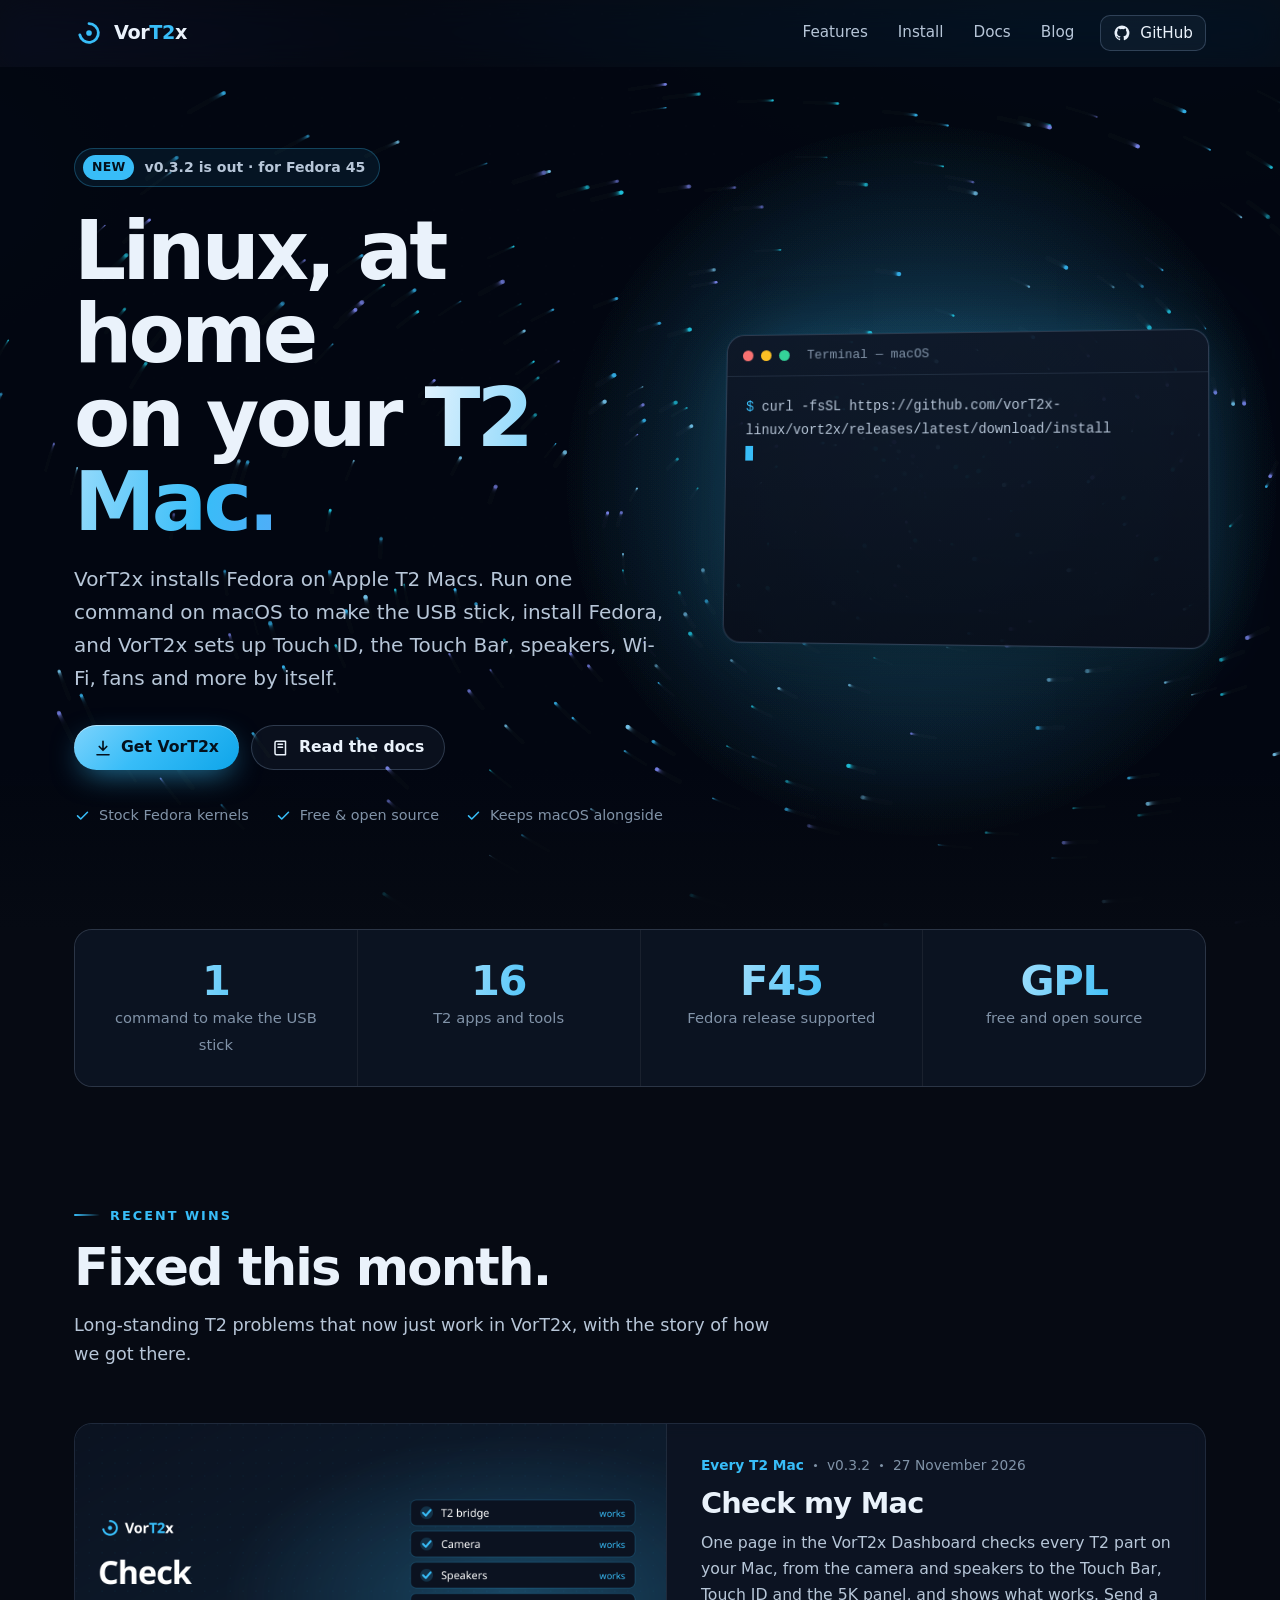
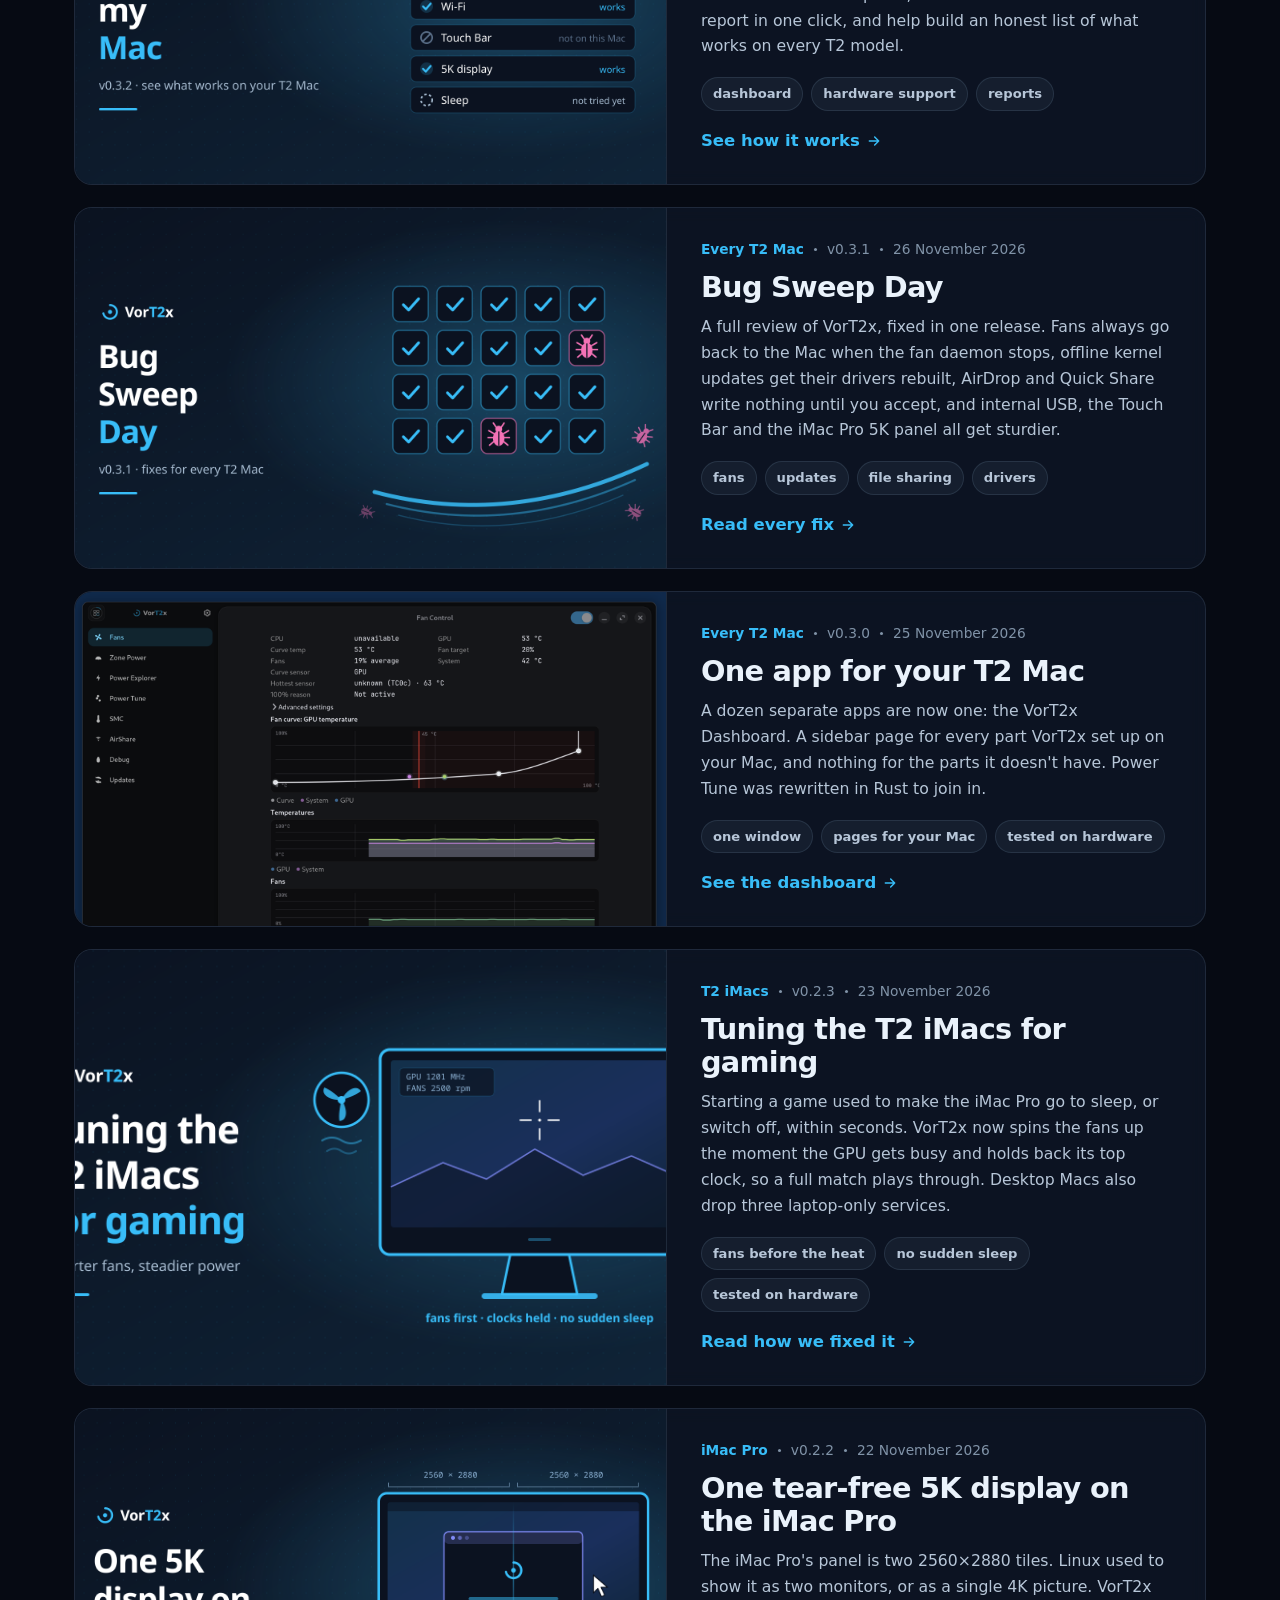
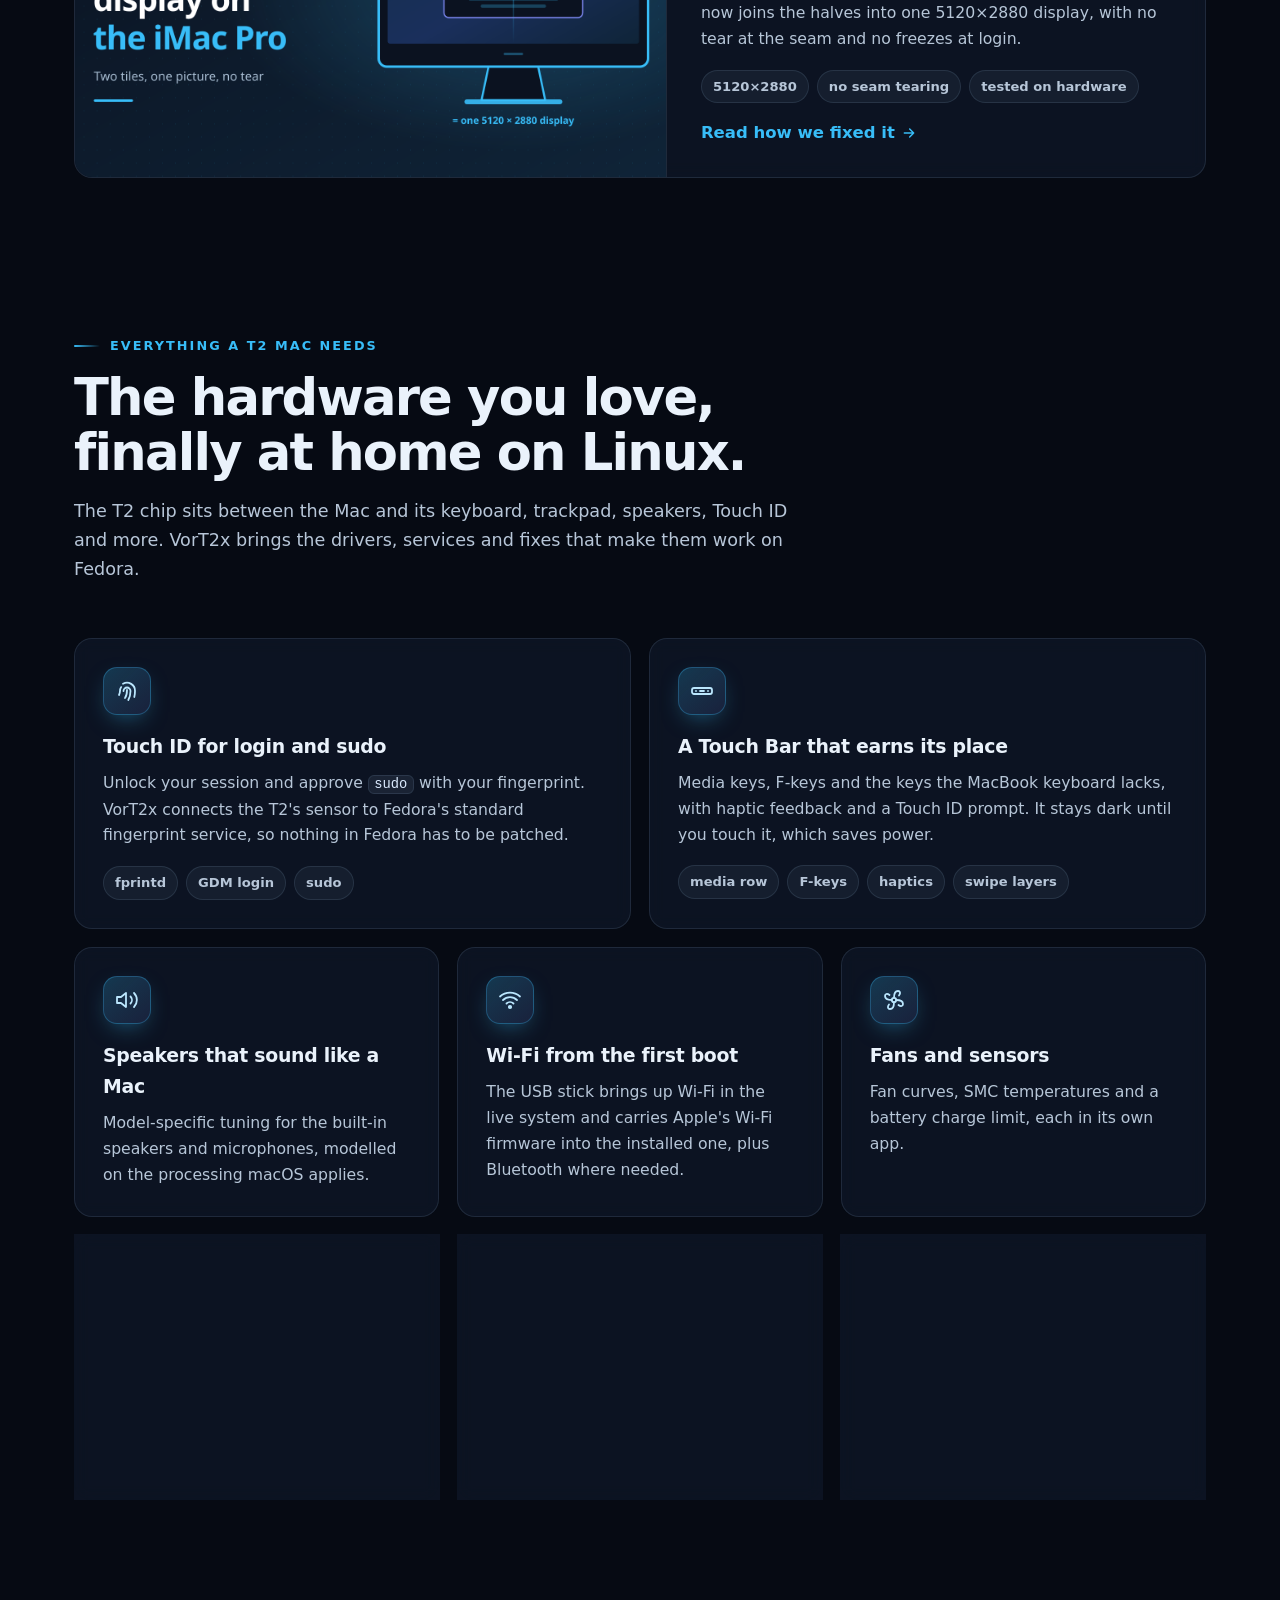
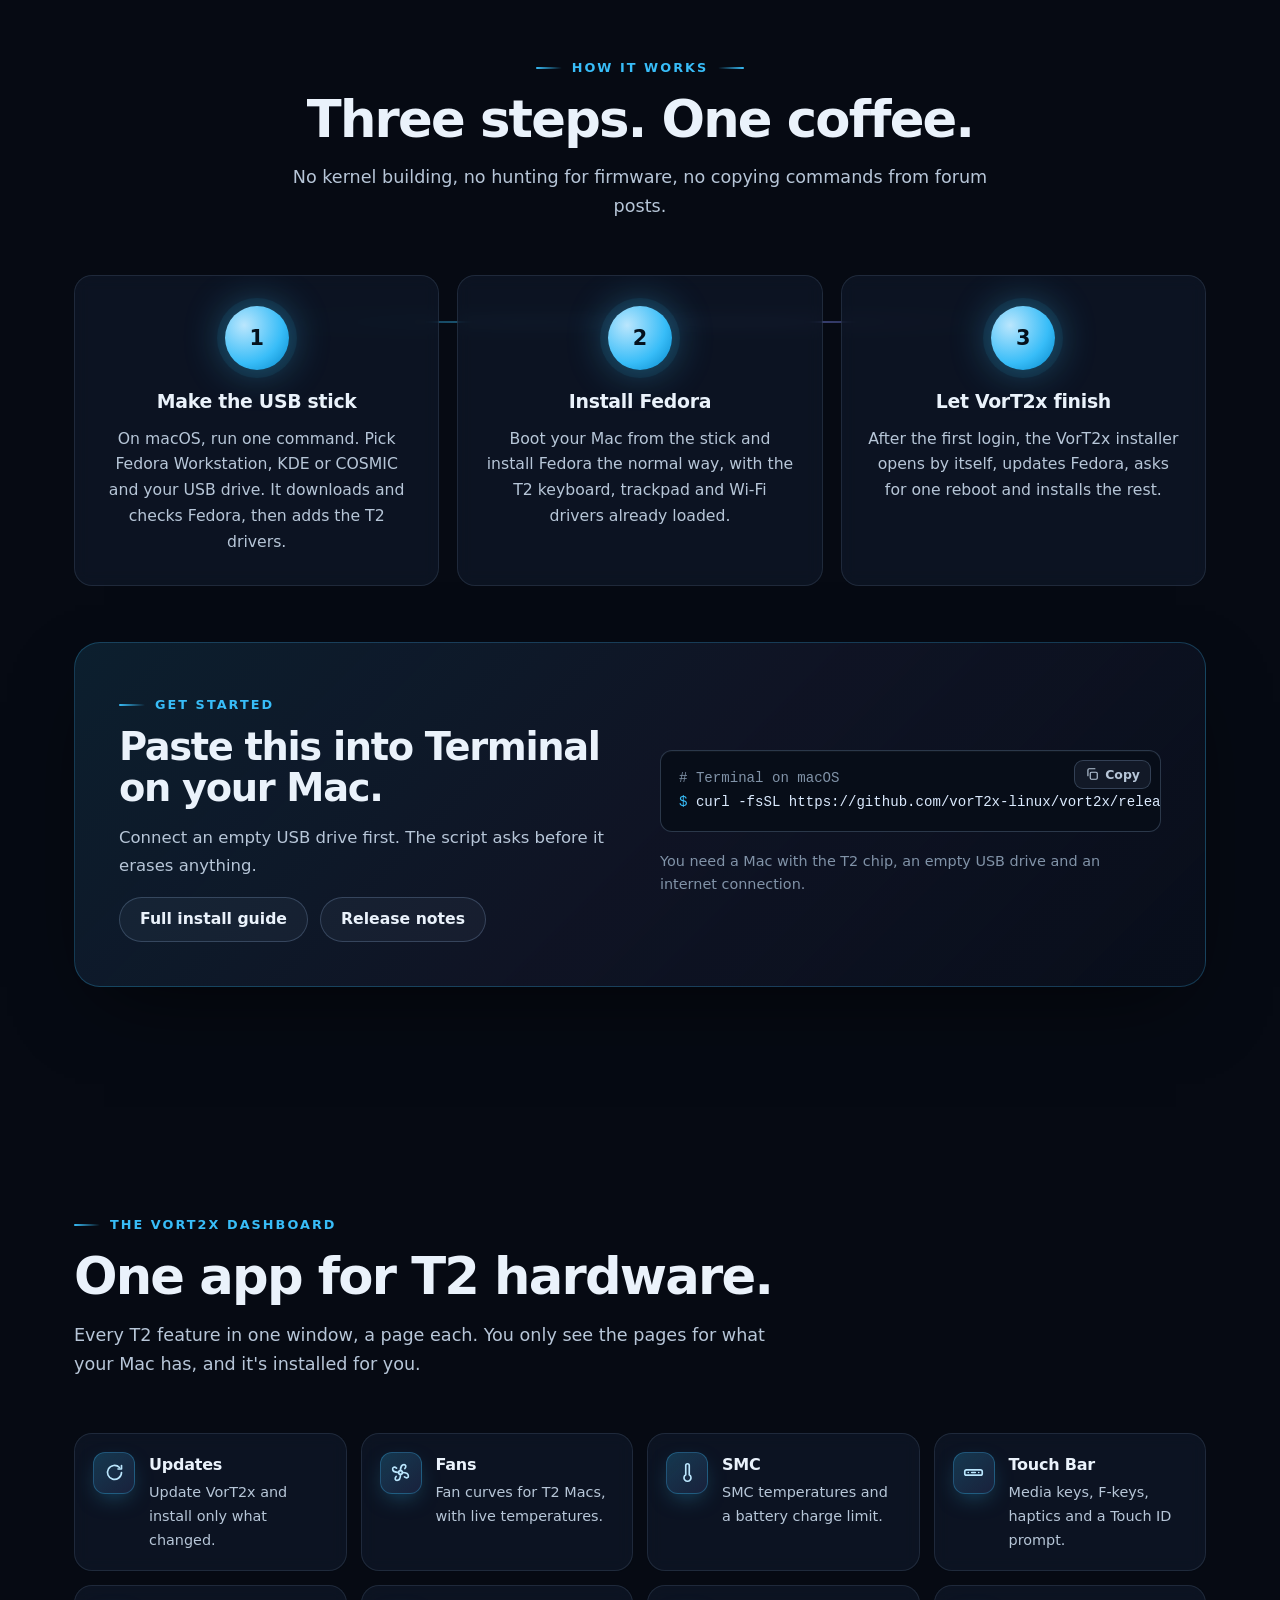
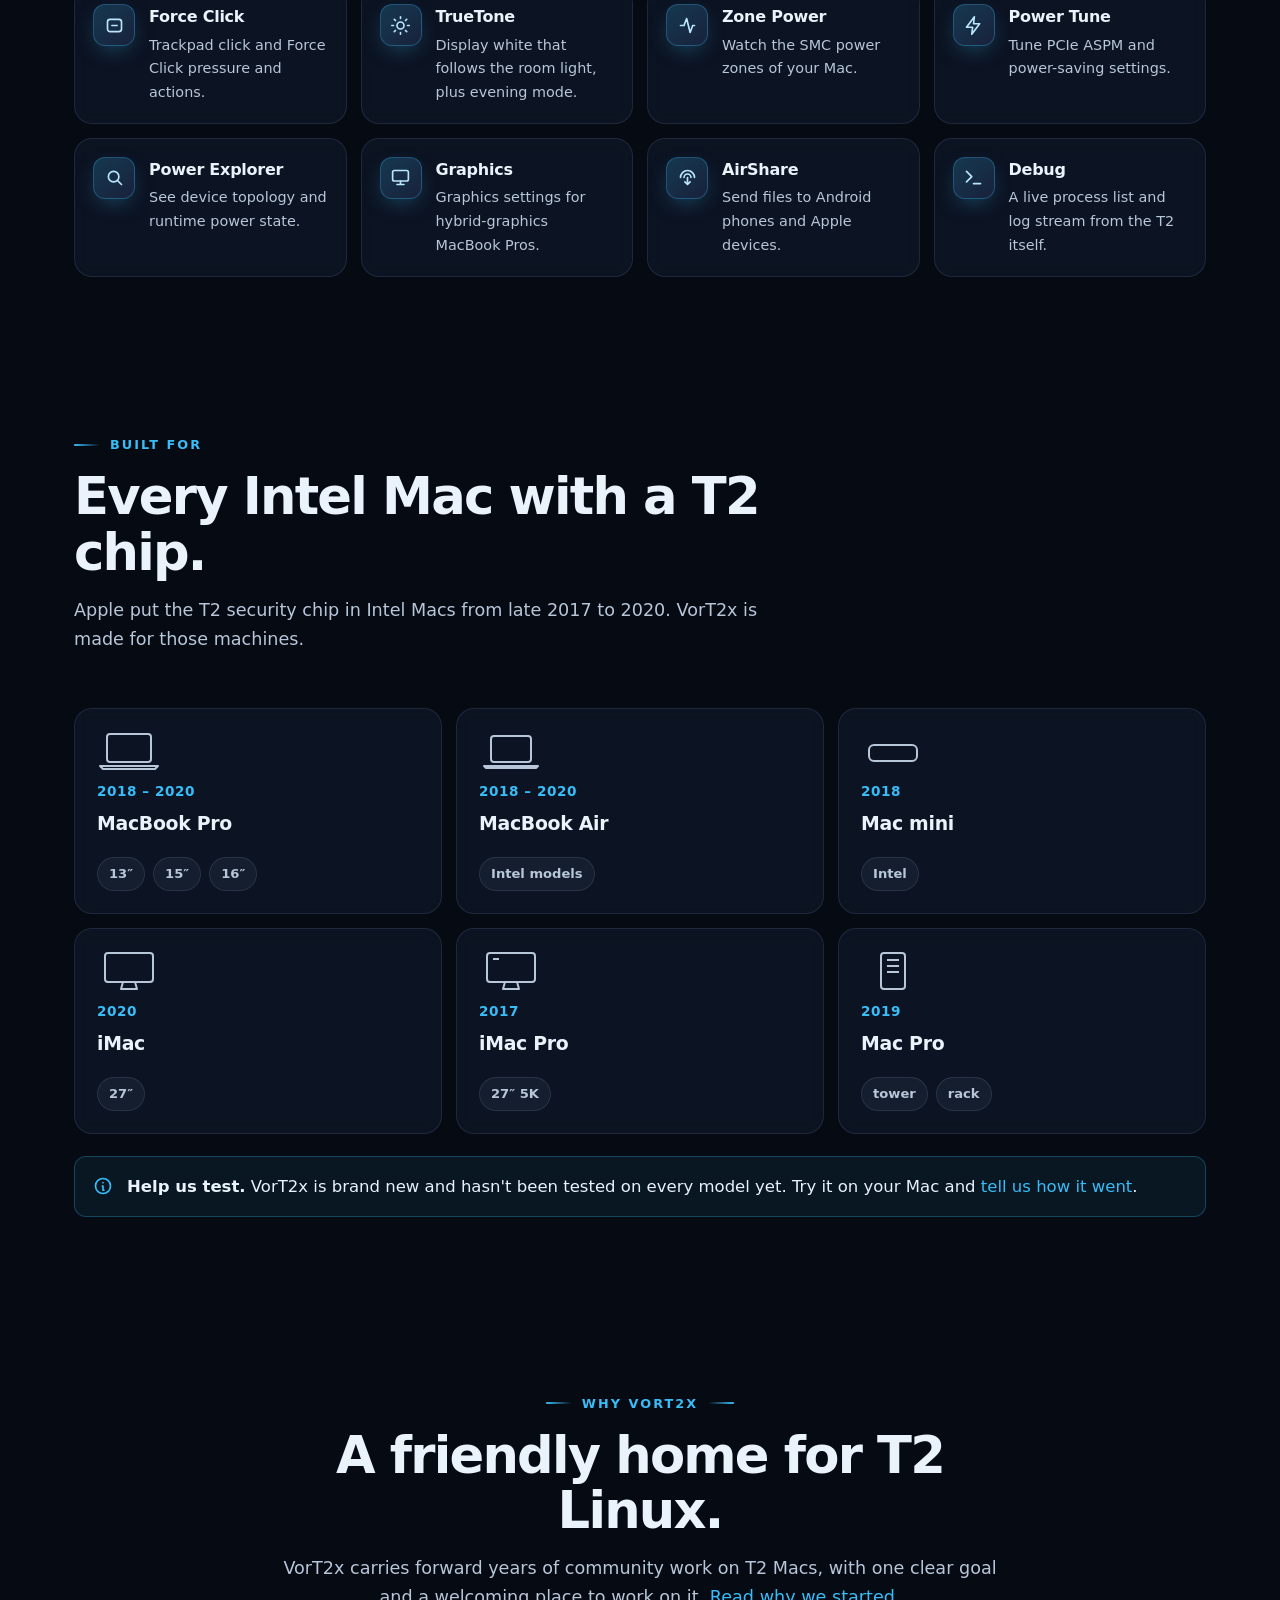
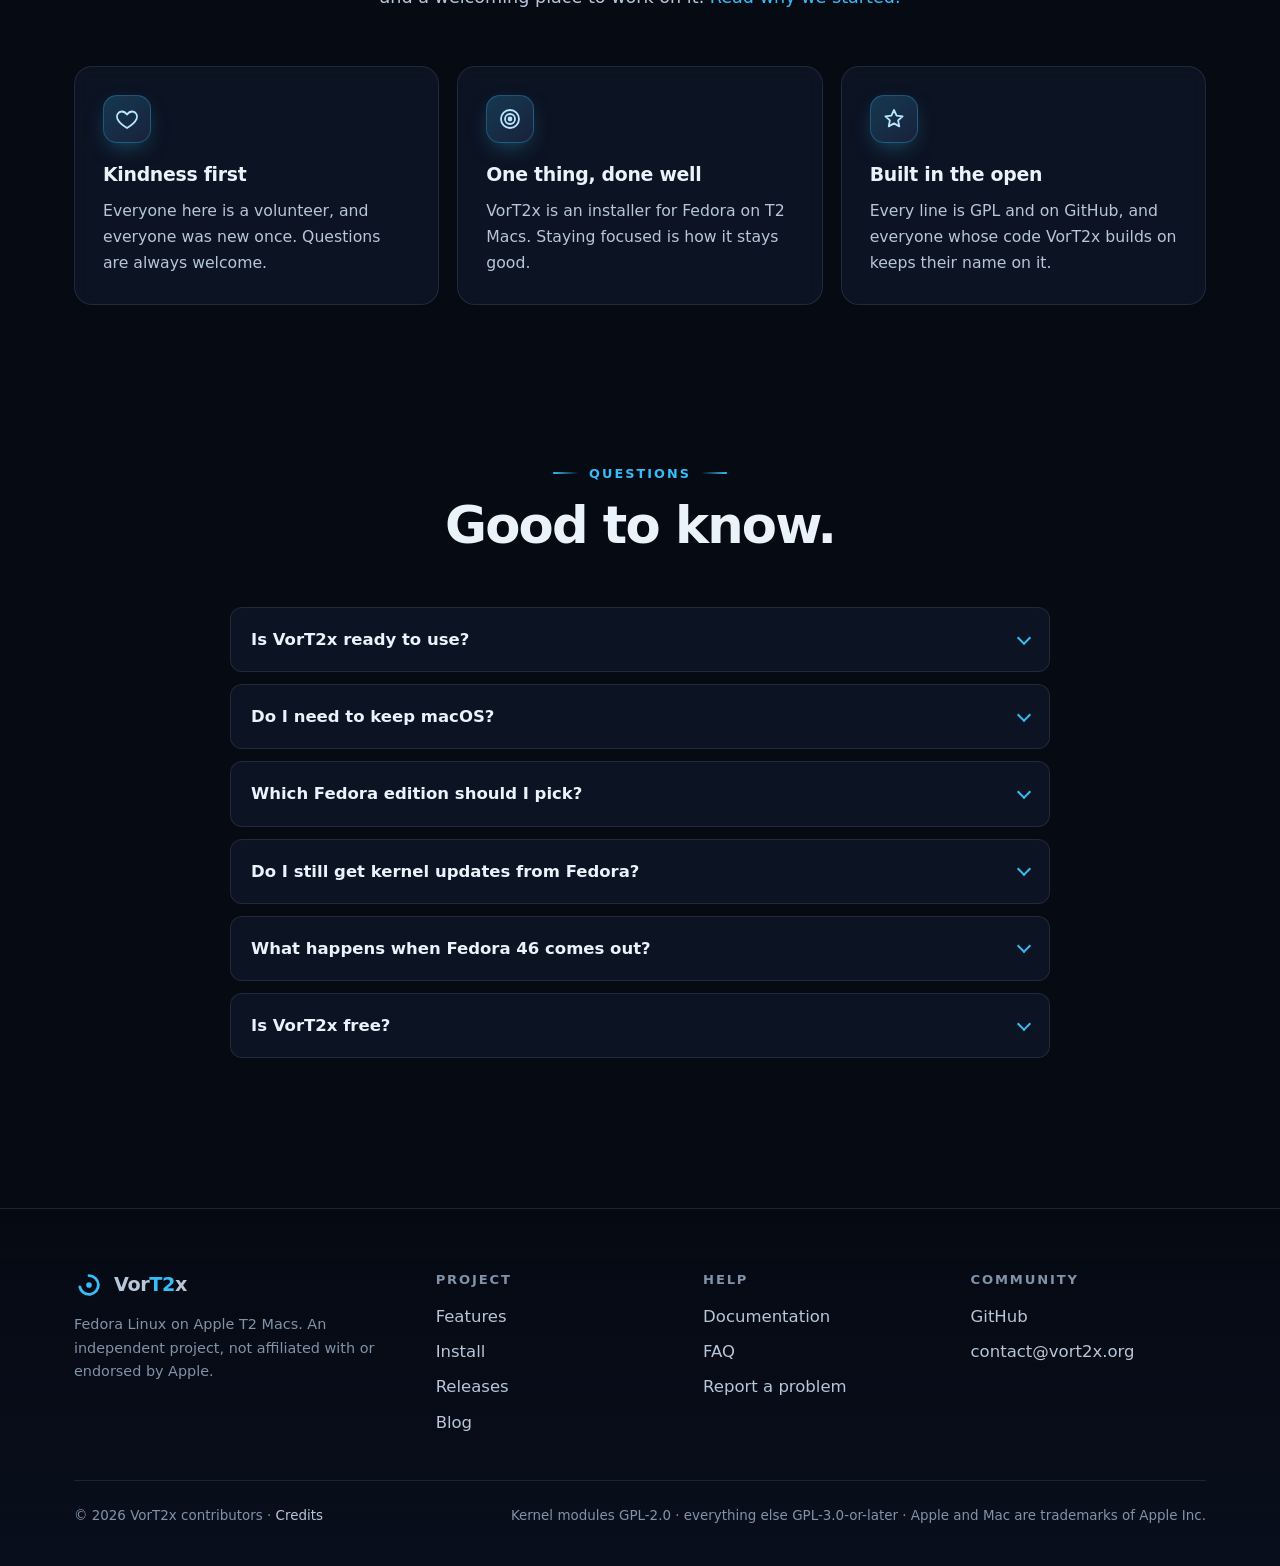
<file: index.html>
<!doctype html>
<html lang="en" class="no-js">
<head>
<meta charset="utf-8">
<meta name="viewport" content="width=device-width, initial-scale=1">
<title>VorT2x · Fedora Linux on Apple T2 Macs</title>
<meta name="description" content="VorT2x installs Fedora Linux on Apple T2 Macs: one command on macOS makes the USB stick, and Fedora sets up Touch ID, the Touch Bar, audio, Wi-Fi, fans and more by itself.">
<link rel="canonical" href="https://vort2x.org/">
<meta name="theme-color" content="#060a13">
<link rel="icon" href="/assets/favicon.svg" type="image/svg+xml">
<meta property="og:type" content="website">
<meta property="og:site_name" content="VorT2x">
<meta property="og:title" content="VorT2x · Fedora Linux on Apple T2 Macs">
<meta property="og:description" content="One command on macOS makes the USB stick. Fedora sets up the rest by itself.">
<meta property="og:url" content="https://vort2x.org/">
<meta property="og:image" content="https://vort2x.org/assets/og.png">
<meta name="twitter:card" content="summary_large_image">
<link rel="stylesheet" href="/assets/site.css">
<script type="application/ld+json">
{"@context":"https://schema.org","@type":"SoftwareApplication","name":"VorT2x","applicationCategory":"OperatingSystem","operatingSystem":"Fedora Linux 45","url":"https://vort2x.org/","softwareVersion":"0.2.3","license":"https://www.gnu.org/licenses/gpl-3.0.html","offers":{"@type":"Offer","price":"0","priceCurrency":"GBP"},"description":"Installer that brings Apple T2 Mac support to stock Fedora Linux."}
</script>
<script defer src="/assets/site.js"></script>
</head>
<body>
<a class="skip" href="#main">Skip to content</a>
<div class="ambient" aria-hidden="true"></div>

<header class="nav">
  <div class="wrap">
    <a class="brand" href="/" aria-label="VorT2x home">
      <svg viewBox="0 0 64 64" aria-hidden="true"><path d="M32 12a20 20 0 1 1-19.6 24" fill="none" stroke="#38bdf8" stroke-width="6" stroke-linecap="round"/><circle cx="32" cy="32" r="6" fill="#38bdf8"/></svg>
      <span>Vor<b>T2</b>x</span>
    </a>
    <button class="nav-toggle" type="button" aria-label="Menu" aria-expanded="false"><svg width="20" height="20" viewBox="0 0 24 24" fill="none" stroke="currentColor" stroke-width="2" stroke-linecap="round"><path d="M4 7h16M4 12h16M4 17h16"/></svg></button>
    <nav class="nav-links" aria-label="Main">
      <a href="/#features">Features</a>
      <a href="/#install">Install</a>
      <a href="/documentation.html">Docs</a>
      <a href="/blog/">Blog</a>
      <a class="btn btn-sm btn-github" href="https://github.com/vorT2x-linux/vort2x"><svg viewBox="0 0 24 24" fill="currentColor" aria-hidden="true"><path d="M12 2a10 10 0 0 0-3.2 19.5c.5.1.7-.2.7-.5v-1.7c-2.8.6-3.4-1.3-3.4-1.3-.5-1.2-1.1-1.5-1.1-1.5-.9-.6.1-.6.1-.6 1 .1 1.5 1 1.5 1 .9 1.5 2.3 1.1 2.9.8.1-.6.3-1.1.6-1.3-2.2-.3-4.6-1.1-4.6-5 0-1.1.4-2 1-2.7-.1-.3-.4-1.3.1-2.7 0 0 .8-.3 2.8 1a9.7 9.7 0 0 1 5 0c1.9-1.3 2.8-1 2.8-1 .5 1.4.2 2.4.1 2.7.6.7 1 1.6 1 2.7 0 3.9-2.3 4.7-4.6 5 .4.3.7.9.7 1.9V21c0 .3.2.6.7.5A10 10 0 0 0 12 2z"/></svg>GitHub</a>
    </nav>
  </div>
</header>

<main id="main">

<!-- ===== Hero ===== -->
<section class="hero">
  <canvas id="vortex" aria-hidden="true"></canvas>
  <div class="wrap hero-grid">
    <div>
      <a class="pill reveal" href="https://github.com/vorT2x-linux/vort2x/releases/latest"><span class="tag">NEW</span> v0.3.2 is out · for Fedora 45</a>
      <h1 class="reveal" style="--d:.08s">Linux, at home<br>on your <span class="grad">T2 Mac.</span></h1>
      <p class="lede reveal" style="--d:.16s">VorT2x installs Fedora on Apple T2 Macs. Run one command on macOS to make the USB stick, install Fedora, and VorT2x sets up Touch ID, the Touch Bar, speakers, Wi-Fi, fans and more by itself.</p>
      <div class="cta reveal" style="--d:.24s">
        <a class="btn btn-primary" href="#install"><svg viewBox="0 0 24 24" fill="none" stroke="currentColor" stroke-width="2.2" stroke-linecap="round" stroke-linejoin="round" aria-hidden="true"><path d="M12 3v12m0 0l-5-5m5 5l5-5M4 21h16"/></svg>Get VorT2x</a>
        <a class="btn" href="/documentation.html"><svg viewBox="0 0 24 24" fill="none" stroke="currentColor" stroke-width="2" stroke-linecap="round" stroke-linejoin="round" aria-hidden="true"><path d="M4 5a2 2 0 0 1 2-2h12v18H6a2 2 0 0 1-2-2z"/><path d="M8 7h6M8 11h6"/></svg>Read the docs</a>
      </div>
      <div class="trust reveal" style="--d:.32s">
        <span><svg viewBox="0 0 24 24" fill="none" stroke="currentColor" stroke-width="2.2" stroke-linecap="round" stroke-linejoin="round"><path d="M5 12.5l4.5 4.5L19 7.5"/></svg>Stock Fedora kernels</span>
        <span><svg viewBox="0 0 24 24" fill="none" stroke="currentColor" stroke-width="2.2" stroke-linecap="round" stroke-linejoin="round"><path d="M5 12.5l4.5 4.5L19 7.5"/></svg>Free &amp; open source</span>
        <span><svg viewBox="0 0 24 24" fill="none" stroke="currentColor" stroke-width="2.2" stroke-linecap="round" stroke-linejoin="round"><path d="M5 12.5l4.5 4.5L19 7.5"/></svg>Keeps macOS alongside</span>
      </div>
    </div>
    <div class="reveal" style="--d:.2s">
      <div class="terminal" role="img" aria-label="A terminal running the VorT2x installer on macOS">
        <div class="term-bar"><i></i><i></i><i></i><span>Terminal — macOS</span></div>
        <div class="term-body" data-typing></div>
      </div>
    </div>
  </div>
</section>

<!-- ===== Stats ===== -->
<section>
  <div class="wrap">
    <div class="stats reveal">
      <div class="stat"><b class="grad">1</b><span>command to make the USB stick</span></div>
      <div class="stat"><b class="grad">16</b><span>T2 apps and tools</span></div>
      <div class="stat"><b class="grad">F45</b><span>Fedora release supported</span></div>
      <div class="stat"><b class="grad">GPL</b><span>free and open source</span></div>
    </div>
  </div>
</section>

<!-- ===== Recent wins ===== -->
<section class="section" id="wins">
  <div class="wrap">
    <div class="section-head reveal">
      <span class="eyebrow">Recent wins</span>
      <h2>Fixed this month.</h2>
      <p>Long-standing T2 problems that now just work in VorT2x, with the story of how we got there.</p>
    </div>
    <div class="wins">
      <a class="card post-card win reveal" href="/blog/check-my-mac.html">
        <div class="thumb"><img src="/blog/check-my-mac-hero.png" alt="A list of T2 parts, each marked works, not on this Mac or not tried yet, next to the words Check my Mac" width="1600" height="900" loading="lazy"></div>
        <div class="body">
          <div class="meta"><span class="post-tag">Every T2 Mac</span><span class="dot"></span><span>v0.3.2</span><span class="dot"></span><time datetime="2026-11-27">27 November 2026</time></div>
          <h3>Check my Mac</h3>
          <p>One page in the VorT2x Dashboard checks every T2 part on your Mac, from the camera and speakers to the Touch Bar, Touch ID and the 5K panel, and shows what works. Send a report in one click, and help build an honest list of what works on every T2 model.</p>
          <div class="chips"><span class="chip">dashboard</span><span class="chip">hardware support</span><span class="chip">reports</span></div>
          <span class="more">See how it works <svg width="16" height="16" viewBox="0 0 24 24" fill="none" stroke="currentColor" stroke-width="2.2" stroke-linecap="round" stroke-linejoin="round"><path d="M5 12h14M13 6l6 6-6 6"/></svg></span>
        </div>
      </a>
      <a class="card post-card win reveal" href="/blog/bug-sweep-day.html">
        <div class="thumb"><img src="/blog/bug-sweep-day-hero.png" alt="A grid of tiles, nearly all ticked, with the last bugs being swept away, next to the words Bug Sweep Day" width="1600" height="900" loading="lazy"></div>
        <div class="body">
          <div class="meta"><span class="post-tag">Every T2 Mac</span><span class="dot"></span><span>v0.3.1</span><span class="dot"></span><time datetime="2026-11-26">26 November 2026</time></div>
          <h3>Bug Sweep Day</h3>
          <p>A full review of VorT2x, fixed in one release. Fans always go back to the Mac when the fan daemon stops, offline kernel updates get their drivers rebuilt, AirDrop and Quick Share write nothing until you accept, and internal USB, the Touch Bar and the iMac Pro 5K panel all get sturdier.</p>
          <div class="chips"><span class="chip">fans</span><span class="chip">updates</span><span class="chip">file sharing</span><span class="chip">drivers</span></div>
          <span class="more">Read every fix <svg width="16" height="16" viewBox="0 0 24 24" fill="none" stroke="currentColor" stroke-width="2.2" stroke-linecap="round" stroke-linejoin="round"><path d="M5 12h14M13 6l6 6-6 6"/></svg></span>
        </div>
      </a>
      <a class="card post-card win reveal" href="/blog/one-app-for-your-t2-mac.html">
        <div class="thumb"><img src="/blog/one-app-for-your-t2-mac-hero.png" alt="The VorT2x Dashboard on an iMac Pro, with a sidebar of pages and the Fans page open" width="1600" height="900" loading="lazy"></div>
        <div class="body">
          <div class="meta"><span class="post-tag">Every T2 Mac</span><span class="dot"></span><span>v0.3.0</span><span class="dot"></span><time datetime="2026-11-25">25 November 2026</time></div>
          <h3>One app for your T2 Mac</h3>
          <p>A dozen separate apps are now one: the VorT2x Dashboard. A sidebar page for every part VorT2x set up on your Mac, and nothing for the parts it doesn't have. Power Tune was rewritten in Rust to join in.</p>
          <div class="chips"><span class="chip">one window</span><span class="chip">pages for your Mac</span><span class="chip">tested on hardware</span></div>
          <span class="more">See the dashboard <svg width="16" height="16" viewBox="0 0 24 24" fill="none" stroke="currentColor" stroke-width="2.2" stroke-linecap="round" stroke-linejoin="round"><path d="M5 12h14M13 6l6 6-6 6"/></svg></span>
        </div>
      </a>
      <a class="card post-card win reveal" href="/blog/tuning-t2-imacs-for-gaming.html">
        <div class="thumb"><img src="/blog/tuning-t2-imacs-for-gaming-hero.png" alt="An iMac showing a game, with a fan blowing beside it and a temperature bar staying below a dashed sleep line" width="1600" height="900" loading="lazy"></div>
        <div class="body">
          <div class="meta"><span class="post-tag">T2 iMacs</span><span class="dot"></span><span>v0.2.3</span><span class="dot"></span><time datetime="2026-11-23">23 November 2026</time></div>
          <h3>Tuning the T2 iMacs for gaming</h3>
          <p>Starting a game used to make the iMac Pro go to sleep, or switch off, within seconds. VorT2x now spins the fans up the moment the GPU gets busy and holds back its top clock, so a full match plays through. Desktop Macs also drop three laptop-only services.</p>
          <div class="chips"><span class="chip">fans before the heat</span><span class="chip">no sudden sleep</span><span class="chip">tested on hardware</span></div>
          <span class="more">Read how we fixed it <svg width="16" height="16" viewBox="0 0 24 24" fill="none" stroke="currentColor" stroke-width="2.2" stroke-linecap="round" stroke-linejoin="round"><path d="M5 12h14M13 6l6 6-6 6"/></svg></span>
        </div>
      </a>
      <a class="card post-card win reveal" href="/blog/imac-pro-5k-one-display.html">
        <div class="thumb"><img src="/blog/imac-pro-5k-one-display-hero.png" alt="An iMac Pro whose screen is made of two 2560 by 2880 halves, showing one window across both" width="1600" height="900" loading="lazy"></div>
        <div class="body">
          <div class="meta"><span class="post-tag">iMac Pro</span><span class="dot"></span><span>v0.2.2</span><span class="dot"></span><time datetime="2026-11-22">22 November 2026</time></div>
          <h3>One tear-free 5K display on the iMac Pro</h3>
          <p>The iMac Pro's panel is two 2560×2880 tiles. Linux used to show it as two monitors, or as a single 4K picture. VorT2x now joins the halves into one 5120×2880 display, with no tear at the seam and no freezes at login.</p>
          <div class="chips"><span class="chip">5120×2880</span><span class="chip">no seam tearing</span><span class="chip">tested on hardware</span></div>
          <span class="more">Read how we fixed it <svg width="16" height="16" viewBox="0 0 24 24" fill="none" stroke="currentColor" stroke-width="2.2" stroke-linecap="round" stroke-linejoin="round"><path d="M5 12h14M13 6l6 6-6 6"/></svg></span>
        </div>
      </a>
    </div>
  </div>
</section>

<!-- ===== Features ===== -->
<section class="section" id="features">
  <div class="wrap">
    <div class="section-head reveal">
      <span class="eyebrow">Everything a T2 Mac needs</span>
      <h2>The hardware you love,<br>finally at home on Linux.</h2>
      <p>The T2 chip sits between the Mac and its keyboard, trackpad, speakers, Touch ID and more. VorT2x brings the drivers, services and fixes that make them work on Fedora.</p>
    </div>
    <div class="bento">
      <article class="card wide reveal">
        <div class="icon"><svg viewBox="0 0 24 24" fill="none" stroke="currentColor" stroke-width="1.8" stroke-linecap="round" stroke-linejoin="round"><path d="M12 11c0 3-.5 6-2 8"/><path d="M8 4.8A8 8 0 0 1 20 12c0 2-.2 4-.7 6"/><path d="M4 16c.6-1.3 1-2.6 1-4a7 7 0 0 1 1.2-3.9"/><path d="M8.5 12a3.5 3.5 0 1 1 7 0c0 3.5-.8 6.5-2.2 9"/></svg></div>
        <h3>Touch ID for login and sudo</h3>
        <p>Unlock your session and approve <code>sudo</code> with your fingerprint. VorT2x connects the T2's sensor to Fedora's standard fingerprint service, so nothing in Fedora has to be patched.</p>
        <div class="chips"><span class="chip">fprintd</span><span class="chip">GDM login</span><span class="chip">sudo</span></div>
      </article>
      <article class="card wide reveal" style="--d:.06s">
        <div class="icon"><svg viewBox="0 0 24 24" fill="none" stroke="currentColor" stroke-width="1.8" stroke-linecap="round" stroke-linejoin="round"><rect x="2" y="9" width="20" height="6" rx="2"/><path d="M6 12h.01M10 12h4M18 12h.01"/></svg></div>
        <h3>A Touch Bar that earns its place</h3>
        <p>Media keys, F-keys and the keys the MacBook keyboard lacks, with haptic feedback and a Touch ID prompt. It stays dark until you touch it, which saves power.</p>
        <div class="chips"><span class="chip">media row</span><span class="chip">F-keys</span><span class="chip">haptics</span><span class="chip">swipe layers</span></div>
      </article>
      <article class="card reveal">
        <div class="icon"><svg viewBox="0 0 24 24" fill="none" stroke="currentColor" stroke-width="1.8" stroke-linecap="round" stroke-linejoin="round"><path d="M11 5L6 9H2v6h4l5 4z"/><path d="M15.5 8.5a5 5 0 0 1 0 7M19 5a10 10 0 0 1 0 14"/></svg></div>
        <h3>Speakers that sound like a Mac</h3>
        <p>Model-specific tuning for the built-in speakers and microphones, modelled on the processing macOS applies.</p>
      </article>
      <article class="card reveal" style="--d:.06s">
        <div class="icon"><svg viewBox="0 0 24 24" fill="none" stroke="currentColor" stroke-width="1.8" stroke-linecap="round" stroke-linejoin="round"><path d="M2 8.5a15 15 0 0 1 20 0M5 12a10 10 0 0 1 14 0M8.5 15.5a5 5 0 0 1 7 0"/><circle cx="12" cy="19" r="1.2" fill="currentColor"/></svg></div>
        <h3>Wi-Fi from the first boot</h3>
        <p>The USB stick brings up Wi-Fi in the live system and carries Apple's Wi-Fi firmware into the installed one, plus Bluetooth where needed.</p>
      </article>
      <article class="card reveal" style="--d:.12s">
        <div class="icon"><svg viewBox="0 0 24 24" fill="none" stroke="currentColor" stroke-width="1.8" stroke-linecap="round" stroke-linejoin="round"><circle cx="12" cy="12" r="2.2"/><path d="M12 9.8C12 6 13.5 3 16 3c2 0 3 2 1 4.5M14.2 12c3.8 0 6.8 1.5 6.8 4 0 2-2 3-4.5 1M12 14.2c0 3.8-1.5 6.8-4 6.8-2 0-3-2-1-4.5M9.8 12C6 12 3 10.5 3 8c0-2 2-3 4.5-1"/></svg></div>
        <h3>Fans and sensors</h3>
        <p>Fan curves, SMC temperatures and a battery charge limit, each in its own app.</p>
      </article>
      <article class="card reveal">
        <div class="icon"><svg viewBox="0 0 24 24" fill="none" stroke="currentColor" stroke-width="1.8" stroke-linecap="round" stroke-linejoin="round"><rect x="3" y="4" width="18" height="12" rx="2"/><path d="M8 20h8M12 16v4"/><path d="M7 12l3-3 2 2 4-4"/></svg></div>
        <h3>Graphics, sorted</h3>
        <p>GPU control for hybrid-graphics MacBook Pros, Intel and AMD hardware video decoding, and the T2's own video encoder.</p>
      </article>
      <article class="card reveal" style="--d:.06s">
        <div class="icon"><svg viewBox="0 0 24 24" fill="none" stroke="currentColor" stroke-width="1.8" stroke-linecap="round" stroke-linejoin="round"><rect x="3" y="5" width="11" height="14" rx="2"/><rect x="16" y="8" width="5" height="8" rx="1.2"/><path d="M14 12h2"/></svg></div>
        <h3>Sidecar-style second screen</h3>
        <p>Add an extended display to GNOME and stream it to a tablet, encoded by the T2 itself.</p>
      </article>
      <article class="card reveal" style="--d:.12s">
        <div class="icon"><svg viewBox="0 0 24 24" fill="none" stroke="currentColor" stroke-width="1.8" stroke-linecap="round" stroke-linejoin="round"><path d="M20 12a8 8 0 1 1-2.3-5.7"/><path d="M20 4v4h-4"/></svg></div>
        <h3>Updates without surprises</h3>
        <p>Fedora's own kernels, with the T2 modules rebuilt by DKMS. VorT2x itself only updates to releases made for your Fedora version.</p>
      </article>
    </div>
  </div>
</section>

<!-- ===== How it works ===== -->
<section class="section" id="install" style="padding-top:40px">
  <div class="wrap">
    <div class="section-head center reveal">
      <span class="eyebrow">How it works</span>
      <h2>Three steps. One coffee.</h2>
      <p>No kernel building, no hunting for firmware, no copying commands from forum posts.</p>
    </div>
    <div class="steps">
      <div class="card step reveal"><div class="num"></div><h3>Make the USB stick</h3><p>On macOS, run one command. Pick Fedora Workstation, KDE or COSMIC and your USB drive. It downloads and checks Fedora, then adds the T2 drivers.</p></div>
      <div class="card step reveal" style="--d:.1s"><div class="num"></div><h3>Install Fedora</h3><p>Boot your Mac from the stick and install Fedora the normal way, with the T2 keyboard, trackpad and Wi-Fi drivers already loaded.</p></div>
      <div class="card step reveal" style="--d:.2s"><div class="num"></div><h3>Let VorT2x finish</h3><p>After the first login, the VorT2x installer opens by itself, updates Fedora, asks for one reboot and installs the rest.</p></div>
    </div>

    <div class="install-card reveal" style="margin-top:56px">
      <div>
        <span class="eyebrow">Get started</span>
        <h2 style="font-size:clamp(1.7rem,3.2vw,2.4rem)">Paste this into Terminal on your Mac.</h2>
        <p style="color:var(--fg-soft);margin:0 0 18px">Connect an empty USB drive first. The script asks before it erases anything.</p>
        <div class="cta"><a class="btn" href="/documentation.html#install">Full install guide</a><a class="btn" href="https://github.com/vorT2x-linux/vort2x/releases/latest">Release notes</a></div>
      </div>
      <div>
        <div class="code"><pre><span class="c"># Terminal on macOS</span>
<span class="p">$ </span><span class="cmd">curl -fsSL https://github.com/vorT2x-linux/vort2x/releases/latest/download/install-vort2x-fedora.sh | bash</span></pre></div>
        <p style="color:var(--muted);font-size:.9rem;margin:10px 0 0">You need a Mac with the T2 chip, an empty USB drive and an internet connection.</p>
      </div>
    </div>
  </div>
</section>

<!-- ===== Apps ===== -->
<section class="section" id="apps">
  <div class="wrap">
    <div class="section-head reveal">
      <span class="eyebrow">The VorT2x Dashboard</span>
      <h2>One app for T2 hardware.</h2>
      <p>Every T2 feature in one window, a page each. You only see the pages for what your Mac has, and it's installed for you.</p>
    </div>
    <div class="apps">
      <div class="card app reveal"><div class="icon"><svg viewBox="0 0 24 24" fill="none" stroke="currentColor" stroke-width="1.9" stroke-linecap="round" stroke-linejoin="round"><path d="M20 12a8 8 0 1 1-2.3-5.7"/><path d="M20 4v4h-4"/></svg></div><div><h3>Updates</h3><p>Update VorT2x and install only what changed.</p></div></div>
      <div class="card app reveal"><div class="icon"><svg viewBox="0 0 24 24" fill="none" stroke="currentColor" stroke-width="1.9" stroke-linecap="round" stroke-linejoin="round"><circle cx="12" cy="12" r="2.2"/><path d="M12 9.8C12 6 13.5 3 16 3c2 0 3 2 1 4.5M14.2 12c3.8 0 6.8 1.5 6.8 4 0 2-2 3-4.5 1M12 14.2c0 3.8-1.5 6.8-4 6.8-2 0-3-2-1-4.5M9.8 12C6 12 3 10.5 3 8c0-2 2-3 4.5-1"/></svg></div><div><h3>Fans</h3><p>Fan curves for T2 Macs, with live temperatures.</p></div></div>
      <div class="card app reveal"><div class="icon"><svg viewBox="0 0 24 24" fill="none" stroke="currentColor" stroke-width="1.9" stroke-linecap="round" stroke-linejoin="round"><path d="M14 4v10.5a4 4 0 1 1-4 0V4a2 2 0 1 1 4 0z"/></svg></div><div><h3>SMC</h3><p>SMC temperatures and a battery charge limit.</p></div></div>
      <div class="card app reveal"><div class="icon"><svg viewBox="0 0 24 24" fill="none" stroke="currentColor" stroke-width="1.9" stroke-linecap="round" stroke-linejoin="round"><rect x="2" y="9" width="20" height="6" rx="2"/><path d="M6 12h.01M10 12h4M18 12h.01"/></svg></div><div><h3>Touch Bar</h3><p>Media keys, F-keys, haptics and a Touch ID prompt.</p></div></div>
      <div class="card app reveal"><div class="icon"><svg viewBox="0 0 24 24" fill="none" stroke="currentColor" stroke-width="1.9" stroke-linecap="round" stroke-linejoin="round"><rect x="4" y="5" width="16" height="14" rx="3"/><path d="M9 12h6"/></svg></div><div><h3>Force Click</h3><p>Trackpad click and Force Click pressure and actions.</p></div></div>
      <div class="card app reveal"><div class="icon"><svg viewBox="0 0 24 24" fill="none" stroke="currentColor" stroke-width="1.9" stroke-linecap="round" stroke-linejoin="round"><circle cx="12" cy="12" r="4"/><path d="M12 2v2M12 20v2M4.9 4.9l1.4 1.4M17.7 17.7l1.4 1.4M2 12h2M20 12h2M4.9 19.1l1.4-1.4M17.7 6.3l1.4-1.4"/></svg></div><div><h3>TrueTone</h3><p>Display white that follows the room light, plus evening mode.</p></div></div>
      <div class="card app reveal"><div class="icon"><svg viewBox="0 0 24 24" fill="none" stroke="currentColor" stroke-width="1.9" stroke-linecap="round" stroke-linejoin="round"><path d="M4 12h4l3-8 4 16 3-8h2"/></svg></div><div><h3>Zone Power</h3><p>Watch the SMC power zones of your Mac.</p></div></div>
      <div class="card app reveal"><div class="icon"><svg viewBox="0 0 24 24" fill="none" stroke="currentColor" stroke-width="1.9" stroke-linecap="round" stroke-linejoin="round"><path d="M13 2L4 14h7l-1 8 9-12h-7z"/></svg></div><div><h3>Power Tune</h3><p>Tune PCIe ASPM and power-saving settings.</p></div></div>
      <div class="card app reveal"><div class="icon"><svg viewBox="0 0 24 24" fill="none" stroke="currentColor" stroke-width="1.9" stroke-linecap="round" stroke-linejoin="round"><circle cx="11" cy="11" r="6"/><path d="M20 20l-4.3-4.3"/></svg></div><div><h3>Power Explorer</h3><p>See device topology and runtime power state.</p></div></div>
      <div class="card app reveal"><div class="icon"><svg viewBox="0 0 24 24" fill="none" stroke="currentColor" stroke-width="1.9" stroke-linecap="round" stroke-linejoin="round"><rect x="3" y="4" width="18" height="12" rx="2"/><path d="M8 20h8M12 16v4"/></svg></div><div><h3>Graphics</h3><p>Graphics settings for hybrid-graphics MacBook Pros.</p></div></div>
      <div class="card app reveal"><div class="icon"><svg viewBox="0 0 24 24" fill="none" stroke="currentColor" stroke-width="1.9" stroke-linecap="round" stroke-linejoin="round"><path d="M4 12a8 8 0 0 1 16 0"/><path d="M8 12a4 4 0 0 1 8 0"/><path d="M12 12v8M9 17l3 3 3-3"/></svg></div><div><h3>AirShare</h3><p>Send files to Android phones and Apple devices.</p></div></div>
      <div class="card app reveal"><div class="icon"><svg viewBox="0 0 24 24" fill="none" stroke="currentColor" stroke-width="1.9" stroke-linecap="round" stroke-linejoin="round"><path d="M4 17l6-6-6-6M12 19h8"/></svg></div><div><h3>Debug</h3><p>A live process list and log stream from the T2 itself.</p></div></div>
    </div>
  </div>
</section>

<!-- ===== Macs ===== -->
<section class="section" id="macs" style="padding-top:40px">
  <div class="wrap">
    <div class="section-head reveal">
      <span class="eyebrow">Built for</span>
      <h2>Every Intel Mac with a T2 chip.</h2>
      <p>Apple put the T2 security chip in Intel Macs from late 2017 to 2020. VorT2x is made for those machines.</p>
    </div>
    <div class="macs">
      <div class="card mac reveal"><svg class="dev" viewBox="0 0 64 40" fill="none" stroke="currentColor" stroke-width="2" stroke-linejoin="round"><rect x="10" y="3" width="44" height="28" rx="3"/><path d="M3 35h58l-3 3H6z"/></svg><span class="year">2018 – 2020</span><h3>MacBook Pro</h3><div class="chips"><span class="chip">13″</span><span class="chip">15″</span><span class="chip">16″</span></div></div>
      <div class="card mac reveal" style="--d:.05s"><svg class="dev" viewBox="0 0 64 40" fill="none" stroke="currentColor" stroke-width="2" stroke-linejoin="round"><rect x="12" y="5" width="40" height="26" rx="3"/><path d="M5 35h54l-2 2H7z"/></svg><span class="year">2018 – 2020</span><h3>MacBook Air</h3><div class="chips"><span class="chip">Intel models</span></div></div>
      <div class="card mac reveal" style="--d:.1s"><svg class="dev" viewBox="0 0 64 40" fill="none" stroke="currentColor" stroke-width="2" stroke-linejoin="round"><rect x="8" y="14" width="48" height="16" rx="5"/><path d="M14 22h.01"/></svg><span class="year">2018</span><h3>Mac mini</h3><div class="chips"><span class="chip">Intel</span></div></div>
      <div class="card mac reveal"><svg class="dev" viewBox="0 0 64 40" fill="none" stroke="currentColor" stroke-width="2" stroke-linejoin="round"><rect x="8" y="2" width="48" height="29" rx="3"/><path d="M26 31l-2 7h16l-2-7"/></svg><span class="year">2020</span><h3>iMac</h3><div class="chips"><span class="chip">27″</span></div></div>
      <div class="card mac reveal" style="--d:.05s"><svg class="dev" viewBox="0 0 64 40" fill="none" stroke="currentColor" stroke-width="2" stroke-linejoin="round"><rect x="8" y="2" width="48" height="29" rx="3"/><path d="M26 31l-2 7h16l-2-7"/><path d="M14 8h6"/></svg><span class="year">2017</span><h3>iMac Pro</h3><div class="chips"><span class="chip">27″ 5K</span></div></div>
      <div class="card mac reveal" style="--d:.1s"><svg class="dev" viewBox="0 0 64 40" fill="none" stroke="currentColor" stroke-width="2" stroke-linejoin="round"><rect x="20" y="2" width="24" height="36" rx="3"/><path d="M26 9h12M26 15h12M26 21h12"/></svg><span class="year">2019</span><h3>Mac Pro</h3><div class="chips"><span class="chip">tower</span><span class="chip">rack</span></div></div>
    </div>
    <div class="callout reveal" style="margin-top:22px"><svg viewBox="0 0 24 24" fill="none" stroke="currentColor" stroke-width="2" stroke-linecap="round" stroke-linejoin="round"><circle cx="12" cy="12" r="9"/><path d="M12 8h.01M11 12h1v5h1"/></svg><p><strong>Help us test.</strong> VorT2x is brand new and hasn't been tested on every model yet. Try it on your Mac and <a href="https://github.com/vorT2x-linux/vort2x/issues">tell us how it went</a>.</p></div>
  </div>
</section>

<!-- ===== Values ===== -->
<section class="section" style="padding-top:40px">
  <div class="wrap">
    <div class="section-head center reveal">
      <span class="eyebrow">Why VorT2x</span>
      <h2>A friendly home for T2 Linux.</h2>
      <p>VorT2x carries forward years of community work on T2 Macs, with one clear goal and a welcoming place to work on it. <a href="/blog/why-vort2x-exists.html">Read why we started.</a></p>
    </div>
    <div class="values">
      <div class="card reveal"><div class="icon"><svg viewBox="0 0 24 24" fill="none" stroke="currentColor" stroke-width="1.8" stroke-linecap="round" stroke-linejoin="round"><path d="M12 21s-7.5-4.6-9.6-9.2C.9 8.4 3.1 4.5 6.9 4.5c2.1 0 3.7 1.1 5.1 3 1.4-1.9 3-3 5.1-3 3.8 0 6 3.9 4.5 7.3C19.5 16.4 12 21 12 21z"/></svg></div><h3>Kindness first</h3><p>Everyone here is a volunteer, and everyone was new once. Questions are always welcome.</p></div>
      <div class="card reveal" style="--d:.08s"><div class="icon"><svg viewBox="0 0 24 24" fill="none" stroke="currentColor" stroke-width="1.8" stroke-linecap="round" stroke-linejoin="round"><circle cx="12" cy="12" r="9"/><circle cx="12" cy="12" r="5"/><circle cx="12" cy="12" r="1.5" fill="currentColor"/></svg></div><h3>One thing, done well</h3><p>VorT2x is an installer for Fedora on T2 Macs. Staying focused is how it stays good.</p></div>
      <div class="card reveal" style="--d:.16s"><div class="icon"><svg viewBox="0 0 24 24" fill="none" stroke="currentColor" stroke-width="1.8" stroke-linecap="round" stroke-linejoin="round"><path d="M12 3l2.6 5.6 6 .7-4.5 4.1 1.2 6L12 16.4 6.7 19.4l1.2-6L3.4 9.3l6-.7z"/></svg></div><h3>Built in the open</h3><p>Every line is GPL and on GitHub, and everyone whose code VorT2x builds on keeps their name on it.</p></div>
    </div>
  </div>
</section>

<!-- ===== FAQ ===== -->
<section class="section" id="faq" style="padding-top:40px">
  <div class="wrap">
    <div class="section-head center reveal">
      <span class="eyebrow">Questions</span>
      <h2>Good to know.</h2>
    </div>
    <div class="faq">
      <details class="reveal"><summary>Is VorT2x ready to use?</summary><div class="a"><p>VorT2x is brand new: our first releases came out in November 2026. It carries forward code that has been used on T2 Macs before, but it hasn't been tested on hardware under the VorT2x name yet, so expect a few rough edges. Reports from real Macs help a lot.</p></div></details>
      <details class="reveal"><summary>Do I need to keep macOS?</summary><div class="a"><p>We recommend it. You need macOS to make the USB stick, and Touch ID on Linux uses the fingerprints you enrolled in macOS. Fedora installs alongside it, and the <code>boot-macos</code> command restarts straight into macOS.</p></div></details>
      <details class="reveal"><summary>Which Fedora edition should I pick?</summary><div class="a"><p>The USB maker offers Fedora Workstation (GNOME), Fedora KDE and the COSMIC spin. Workstation gets the most attention. Atomic desktops, Server and network-install images aren't supported.</p></div></details>
      <details class="reveal"><summary>Do I still get kernel updates from Fedora?</summary><div class="a"><p>Yes. VorT2x uses Fedora's own kernels. The T2 drivers are DKMS modules, which rebuild themselves when a new kernel arrives.</p></div></details>
      <details class="reveal"><summary>What happens when Fedora 46 comes out?</summary><div class="a"><p>Each Fedora version gets its own VorT2x release. Your Mac only updates to releases made for the Fedora version it runs, so an older Fedora keeps working until you upgrade.</p></div></details>
      <details class="reveal"><summary>Is VorT2x free?</summary><div class="a"><p>Yes, and it's open source: the kernel modules are GPL-2.0 and everything else is GPL-3.0-or-later.</p></div></details>
    </div>
  </div>
</section>

</main>

<footer class="footer">
  <div class="wrap">
    <div class="footer-grid">
      <div>
        <a class="brand" href="/"><svg viewBox="0 0 64 64" aria-hidden="true"><path d="M32 12a20 20 0 1 1-19.6 24" fill="none" stroke="#38bdf8" stroke-width="6" stroke-linecap="round"/><circle cx="32" cy="32" r="6" fill="#38bdf8"/></svg><span>Vor<b>T2</b>x</span></a>
        <p>Fedora Linux on Apple T2 Macs. An independent project, not affiliated with or endorsed by Apple.</p>
      </div>
      <div><h4>Project</h4><ul><li><a href="/#features">Features</a></li><li><a href="/#install">Install</a></li><li><a href="https://github.com/vorT2x-linux/vort2x/releases">Releases</a></li><li><a href="/blog/">Blog</a></li></ul></div>
      <div><h4>Help</h4><ul><li><a href="/documentation.html">Documentation</a></li><li><a href="/#faq">FAQ</a></li><li><a href="https://github.com/vorT2x-linux/vort2x/issues">Report a problem</a></li></ul></div>
      <div><h4>Community</h4><ul><li><a href="https://github.com/vorT2x-linux/vort2x">GitHub</a></li><li><a href="mailto:contact@vort2x.org">contact@vort2x.org</a></li></ul></div>
    </div>
    <div class="legal">
      <span>© <span data-year>2026</span> VorT2x contributors · <a href="https://github.com/vorT2x-linux/vort2x/blob/main/NOTICE">Credits</a></span>
      <span>Kernel modules GPL-2.0 · everything else GPL-3.0-or-later · Apple and Mac are trademarks of Apple Inc.</span>
    </div>
  </div>
</footer>
</body>
</html>
</file>
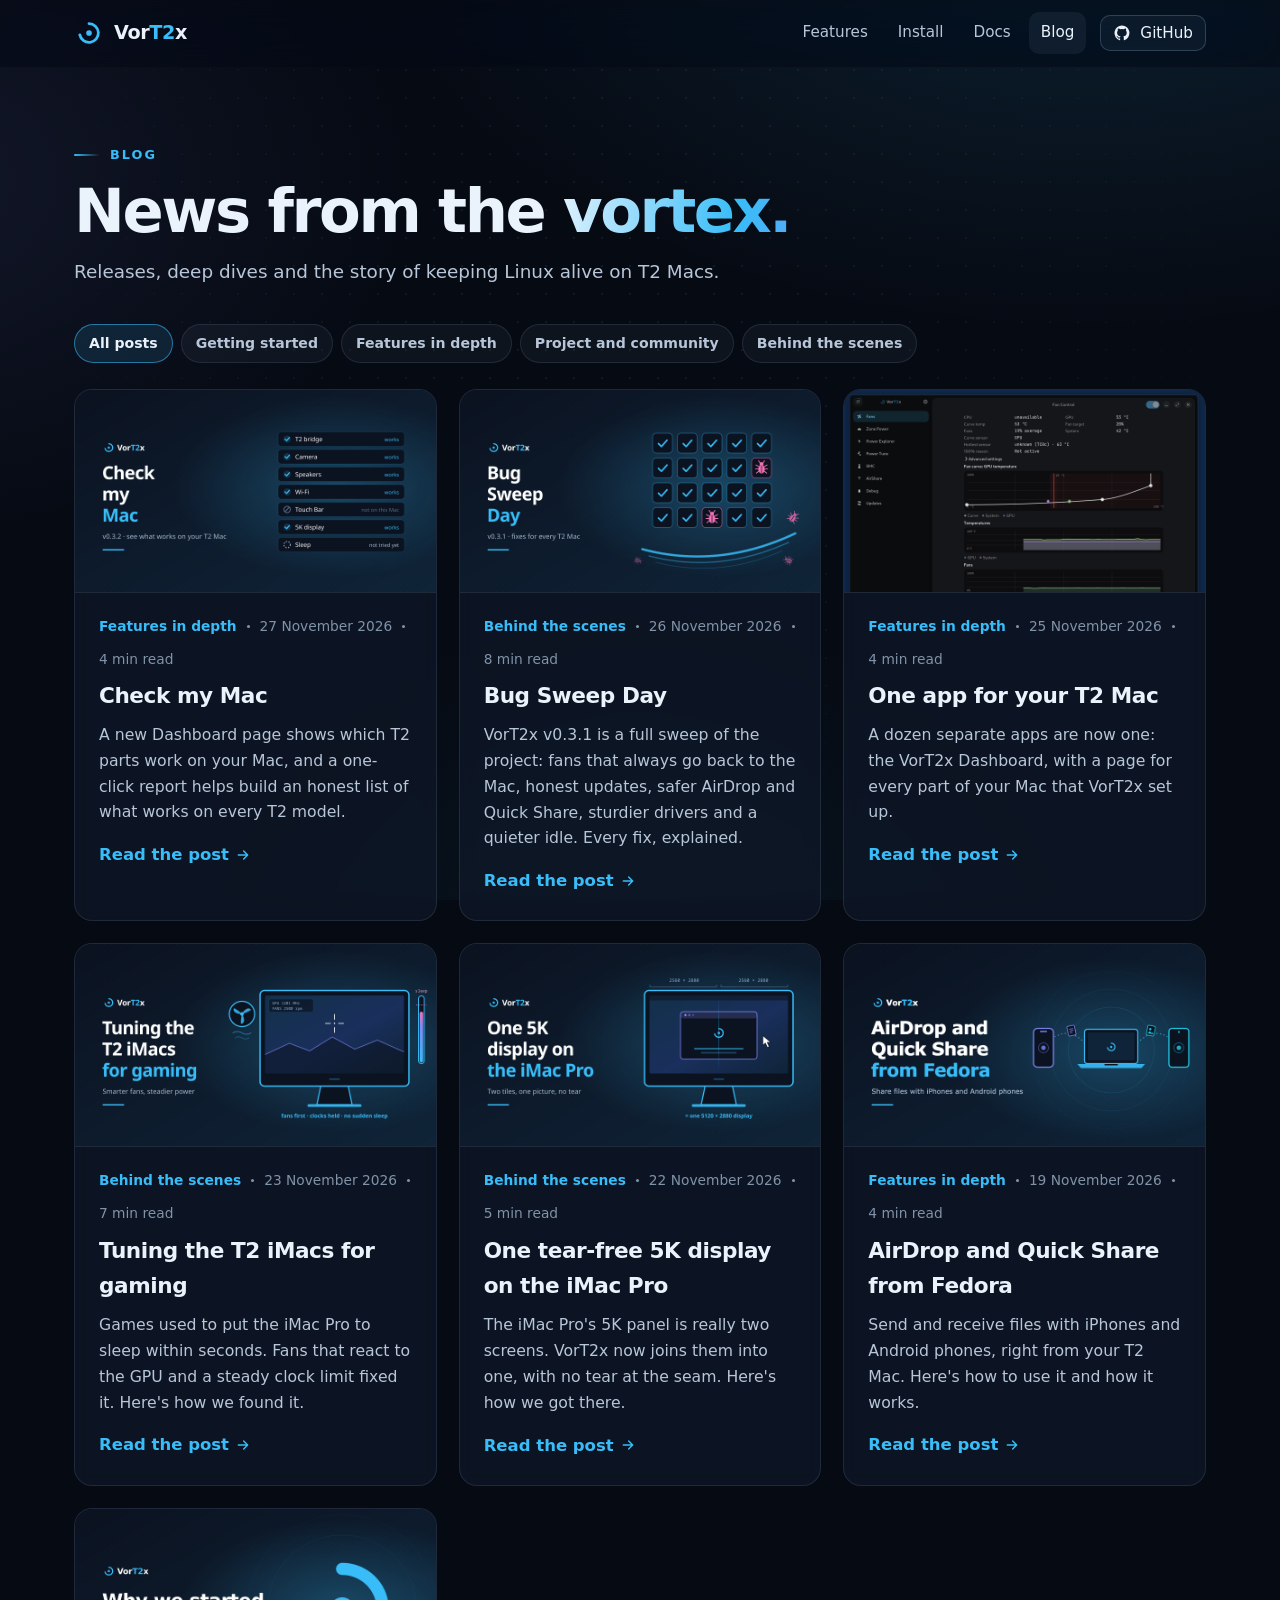
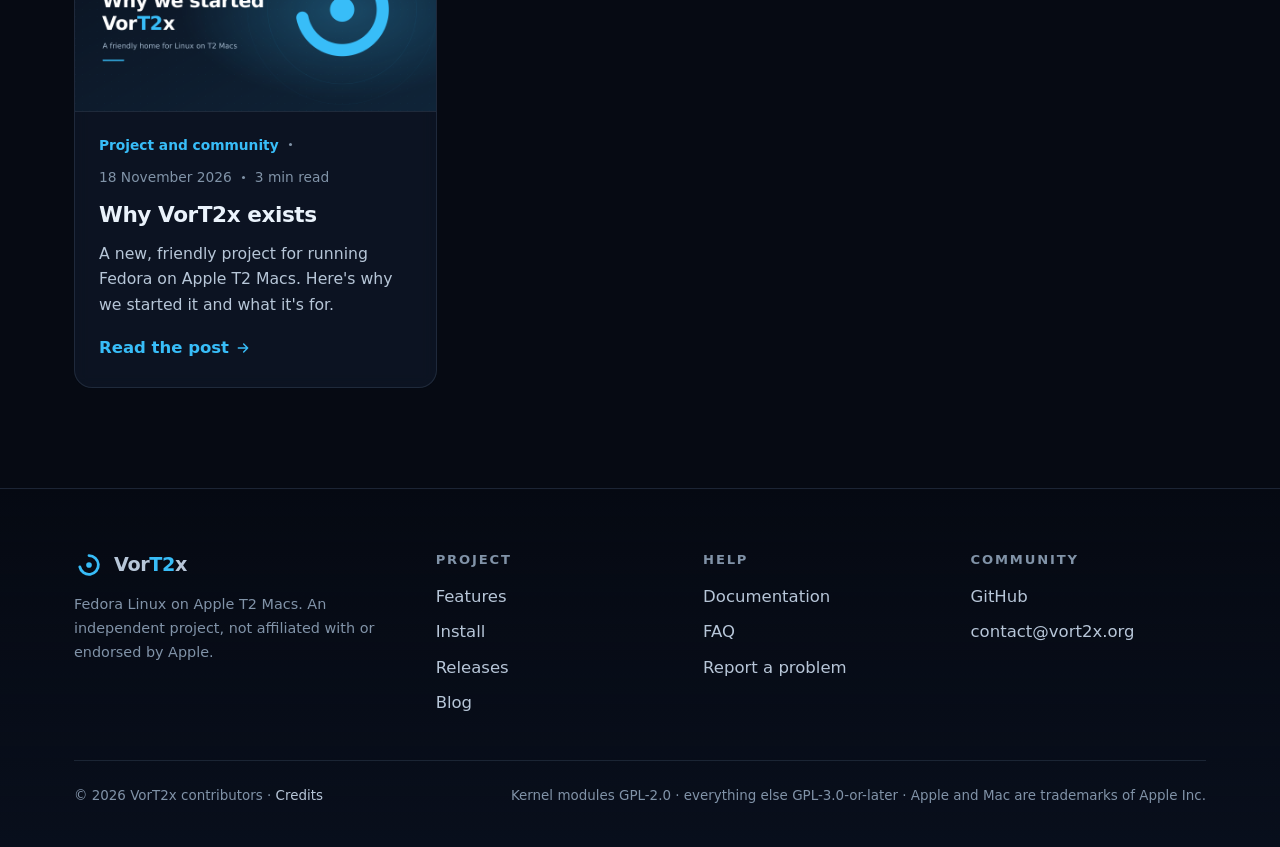
<file: blog/index.html>
<!doctype html>
<html lang="en" class="no-js">
<head>
<meta charset="utf-8">
<meta name="viewport" content="width=device-width, initial-scale=1">
<title>Blog · VorT2x</title>
<meta name="description" content="News, releases and stories from VorT2x, the friendly project for Fedora Linux on Apple T2 Macs.">
<link rel="canonical" href="https://vort2x.org/blog/">
<meta name="theme-color" content="#060a13">
<link rel="icon" href="/assets/favicon.svg" type="image/svg+xml">
<meta property="og:type" content="website">
<meta property="og:site_name" content="VorT2x">
<meta property="og:title" content="Blog · VorT2x">
<meta property="og:description" content="News, releases and stories from VorT2x, the friendly project for Fedora Linux on Apple T2 Macs.">
<meta property="og:url" content="https://vort2x.org/blog/">
<meta property="og:image" content="https://vort2x.org/assets/og.png">
<meta name="twitter:card" content="summary_large_image">
<link rel="stylesheet" href="/assets/site.css">
<script defer src="/assets/site.js"></script>
</head>
<body>
<a class="skip" href="#main">Skip to content</a>
<div class="ambient" aria-hidden="true"></div>

<header class="nav">
  <div class="wrap">
    <a class="brand" href="/" aria-label="VorT2x home">
      <svg viewBox="0 0 64 64" aria-hidden="true"><path d="M32 12a20 20 0 1 1-19.6 24" fill="none" stroke="#38bdf8" stroke-width="6" stroke-linecap="round"/><circle cx="32" cy="32" r="6" fill="#38bdf8"/></svg>
      <span>Vor<b>T2</b>x</span>
    </a>
    <button class="nav-toggle" type="button" aria-label="Menu" aria-expanded="false"><svg width="20" height="20" viewBox="0 0 24 24" fill="none" stroke="currentColor" stroke-width="2" stroke-linecap="round"><path d="M4 7h16M4 12h16M4 17h16"/></svg></button>
    <nav class="nav-links" aria-label="Main">
      <a href="/#features">Features</a>
      <a href="/#install">Install</a>
      <a href="/documentation.html">Docs</a>
      <a href="/blog/" aria-current="page">Blog</a>
      <a class="btn btn-sm btn-github" href="https://github.com/vorT2x-linux/vort2x"><svg viewBox="0 0 24 24" fill="currentColor" aria-hidden="true"><path d="M12 2a10 10 0 0 0-3.2 19.5c.5.1.7-.2.7-.5v-1.7c-2.8.6-3.4-1.3-3.4-1.3-.5-1.2-1.1-1.5-1.1-1.5-.9-.6.1-.6.1-.6 1 .1 1.5 1 1.5 1 .9 1.5 2.3 1.1 2.9.8.1-.6.3-1.1.6-1.3-2.2-.3-4.6-1.1-4.6-5 0-1.1.4-2 1-2.7-.1-.3-.4-1.3.1-2.7 0 0 .8-.3 2.8 1a9.7 9.7 0 0 1 5 0c1.9-1.3 2.8-1 2.8-1 .5 1.4.2 2.4.1 2.7.6.7 1 1.6 1 2.7 0 3.9-2.3 4.7-4.6 5 .4.3.7.9.7 1.9V21c0 .3.2.6.7.5A10 10 0 0 0 12 2z"/></svg>GitHub</a>
    </nav>
  </div>
</header>

<main id="main">
<section class="page-hero">
  <div class="wrap">
    <span class="eyebrow reveal">Blog</span>
    <h1 class="reveal" style="--d:.06s">News from the <span class="grad">vortex.</span></h1>
    <p class="reveal" style="--d:.12s">Releases, deep dives and the story of keeping Linux alive on T2 Macs.</p>
  </div>
</section>
<div class="wrap">
  <nav class="tag-filter reveal" aria-label="Filter posts by topic">
    <a href="/blog/" data-tag="" aria-current="true">All posts</a>
    <a href="/blog/?tag=getting-started" data-tag="getting-started">Getting started</a>
    <a href="/blog/?tag=features" data-tag="features">Features in depth</a>
    <a href="/blog/?tag=community" data-tag="community">Project and community</a>
    <a href="/blog/?tag=behind-the-scenes" data-tag="behind-the-scenes">Behind the scenes</a>
  </nav>
  <p class="tag-empty" hidden>No posts here yet. They're on the way.</p>
  <div class="posts">
    <a class="card post-card reveal" href="/blog/check-my-mac.html" data-tags="features">
      <div class="thumb"><img src="/blog/check-my-mac-hero.png" alt="A list of T2 parts, each marked works, not on this Mac or not tried yet, next to the words Check my Mac" width="1600" height="900" loading="lazy"></div>
      <div class="body">
        <div class="meta"><span class="post-tag">Features in depth</span><span class="dot"></span><time datetime="2026-11-27">27 November 2026</time><span class="dot"></span><span>4 min read</span></div>
        <h2>Check my Mac</h2>
        <p>A new Dashboard page shows which T2 parts work on your Mac, and a one-click report helps build an honest list of what works on every T2 model.</p>
        <span class="more">Read the post <svg width="16" height="16" viewBox="0 0 24 24" fill="none" stroke="currentColor" stroke-width="2.2" stroke-linecap="round" stroke-linejoin="round"><path d="M5 12h14M13 6l6 6-6 6"/></svg></span>
      </div>
    </a>
    <a class="card post-card reveal" href="/blog/bug-sweep-day.html" data-tags="behind-the-scenes">
      <div class="thumb"><img src="/blog/bug-sweep-day-hero.png" alt="A grid of tiles, nearly all ticked, with the last bugs being swept away, next to the words Bug Sweep Day" width="1600" height="900" loading="lazy"></div>
      <div class="body">
        <div class="meta"><span class="post-tag">Behind the scenes</span><span class="dot"></span><time datetime="2026-11-26">26 November 2026</time><span class="dot"></span><span>8 min read</span></div>
        <h2>Bug Sweep Day</h2>
        <p>VorT2x v0.3.1 is a full sweep of the project: fans that always go back to the Mac, honest updates, safer AirDrop and Quick Share, sturdier drivers and a quieter idle. Every fix, explained.</p>
        <span class="more">Read the post <svg width="16" height="16" viewBox="0 0 24 24" fill="none" stroke="currentColor" stroke-width="2.2" stroke-linecap="round" stroke-linejoin="round"><path d="M5 12h14M13 6l6 6-6 6"/></svg></span>
      </div>
    </a>
    <a class="card post-card reveal" href="/blog/one-app-for-your-t2-mac.html" data-tags="features">
      <div class="thumb"><img src="/blog/one-app-for-your-t2-mac-hero.png" alt="The VorT2x Dashboard on an iMac Pro, with a sidebar of pages and the Fans page open" width="1600" height="900" loading="lazy"></div>
      <div class="body">
        <div class="meta"><span class="post-tag">Features in depth</span><span class="dot"></span><time datetime="2026-11-25">25 November 2026</time><span class="dot"></span><span>4 min read</span></div>
        <h2>One app for your T2 Mac</h2>
        <p>A dozen separate apps are now one: the VorT2x Dashboard, with a page for every part of your Mac that VorT2x set up.</p>
        <span class="more">Read the post <svg width="16" height="16" viewBox="0 0 24 24" fill="none" stroke="currentColor" stroke-width="2.2" stroke-linecap="round" stroke-linejoin="round"><path d="M5 12h14M13 6l6 6-6 6"/></svg></span>
      </div>
    </a>
    <a class="card post-card reveal" href="/blog/tuning-t2-imacs-for-gaming.html" data-tags="behind-the-scenes">
      <div class="thumb"><img src="/blog/tuning-t2-imacs-for-gaming-hero.png" alt="An iMac showing a game, with a fan blowing beside it and a temperature bar staying below a dashed sleep line, next to the words Tuning the T2 iMacs for gaming" width="1600" height="900" loading="lazy"></div>
      <div class="body">
        <div class="meta"><span class="post-tag">Behind the scenes</span><span class="dot"></span><time datetime="2026-11-23">23 November 2026</time><span class="dot"></span><span>7 min read</span></div>
        <h2>Tuning the T2 iMacs for gaming</h2>
        <p>Games used to put the iMac Pro to sleep within seconds. Fans that react to the GPU and a steady clock limit fixed it. Here's how we found it.</p>
        <span class="more">Read the post <svg width="16" height="16" viewBox="0 0 24 24" fill="none" stroke="currentColor" stroke-width="2.2" stroke-linecap="round" stroke-linejoin="round"><path d="M5 12h14M13 6l6 6-6 6"/></svg></span>
      </div>
    </a>
    <a class="card post-card reveal" href="/blog/imac-pro-5k-one-display.html" data-tags="behind-the-scenes">
      <div class="thumb"><img src="/blog/imac-pro-5k-one-display-hero.png" alt="An iMac Pro whose screen is made of two 2560 by 2880 halves, showing one window across both, next to the words One 5K display on the iMac Pro" width="1600" height="900" loading="lazy"></div>
      <div class="body">
        <div class="meta"><span class="post-tag">Behind the scenes</span><span class="dot"></span><time datetime="2026-11-22">22 November 2026</time><span class="dot"></span><span>5 min read</span></div>
        <h2>One tear-free 5K display on the iMac Pro</h2>
        <p>The iMac Pro's 5K panel is really two screens. VorT2x now joins them into one, with no tear at the seam. Here's how we got there.</p>
        <span class="more">Read the post <svg width="16" height="16" viewBox="0 0 24 24" fill="none" stroke="currentColor" stroke-width="2.2" stroke-linecap="round" stroke-linejoin="round"><path d="M5 12h14M13 6l6 6-6 6"/></svg></span>
      </div>
    </a>
    <a class="card post-card reveal" href="/blog/airdrop-and-quick-share-from-fedora.html" data-tags="features">
      <div class="thumb"><img src="/blog/airdrop-and-quick-share-from-fedora-hero.png" alt="A MacBook between an iPhone and an Android phone, with files moving to each, next to the words AirDrop and Quick Share from Fedora" width="1600" height="900" loading="lazy"></div>
      <div class="body">
        <div class="meta"><span class="post-tag">Features in depth</span><span class="dot"></span><time datetime="2026-11-19">19 November 2026</time><span class="dot"></span><span>4 min read</span></div>
        <h2>AirDrop and Quick Share from Fedora</h2>
        <p>Send and receive files with iPhones and Android phones, right from your T2 Mac. Here's how to use it and how it works.</p>
        <span class="more">Read the post <svg width="16" height="16" viewBox="0 0 24 24" fill="none" stroke="currentColor" stroke-width="2.2" stroke-linecap="round" stroke-linejoin="round"><path d="M5 12h14M13 6l6 6-6 6"/></svg></span>
      </div>
    </a>
    <a class="card post-card reveal" href="/blog/why-vort2x-exists.html" data-tags="community">
      <div class="thumb"><img src="/blog/why-we-started-vort2x-hero.png" alt="The VorT2x swirl logo next to the words Why we started VorT2x" width="1600" height="900" loading="lazy"></div>
      <div class="body">
        <div class="meta"><span class="post-tag">Project and community</span><span class="dot"></span><time datetime="2026-11-18">18 November 2026</time><span class="dot"></span><span>3 min read</span></div>
        <h2>Why VorT2x exists</h2>
        <p>A new, friendly project for running Fedora on Apple T2 Macs. Here's why we started it and what it's for.</p>
        <span class="more">Read the post <svg width="16" height="16" viewBox="0 0 24 24" fill="none" stroke="currentColor" stroke-width="2.2" stroke-linecap="round" stroke-linejoin="round"><path d="M5 12h14M13 6l6 6-6 6"/></svg></span>
      </div>
    </a>
  </div>
</div>

</main>

<footer class="footer">
  <div class="wrap">
    <div class="footer-grid">
      <div>
        <a class="brand" href="/"><svg viewBox="0 0 64 64" aria-hidden="true"><path d="M32 12a20 20 0 1 1-19.6 24" fill="none" stroke="#38bdf8" stroke-width="6" stroke-linecap="round"/><circle cx="32" cy="32" r="6" fill="#38bdf8"/></svg><span>Vor<b>T2</b>x</span></a>
        <p>Fedora Linux on Apple T2 Macs. An independent project, not affiliated with or endorsed by Apple.</p>
      </div>
      <div><h4>Project</h4><ul><li><a href="/#features">Features</a></li><li><a href="/#install">Install</a></li><li><a href="https://github.com/vorT2x-linux/vort2x/releases">Releases</a></li><li><a href="/blog/">Blog</a></li></ul></div>
      <div><h4>Help</h4><ul><li><a href="/documentation.html">Documentation</a></li><li><a href="/#faq">FAQ</a></li><li><a href="https://github.com/vorT2x-linux/vort2x/issues">Report a problem</a></li></ul></div>
      <div><h4>Community</h4><ul><li><a href="https://github.com/vorT2x-linux/vort2x">GitHub</a></li><li><a href="mailto:contact@vort2x.org">contact@vort2x.org</a></li></ul></div>
    </div>
    <div class="legal">
      <span>© <span data-year>2026</span> VorT2x contributors · <a href="https://github.com/vorT2x-linux/vort2x/blob/main/NOTICE">Credits</a></span>
      <span>Kernel modules GPL-2.0 · everything else GPL-3.0-or-later · Apple and Mac are trademarks of Apple Inc.</span>
    </div>
  </div>
</footer>
</body>
</html>
</file>
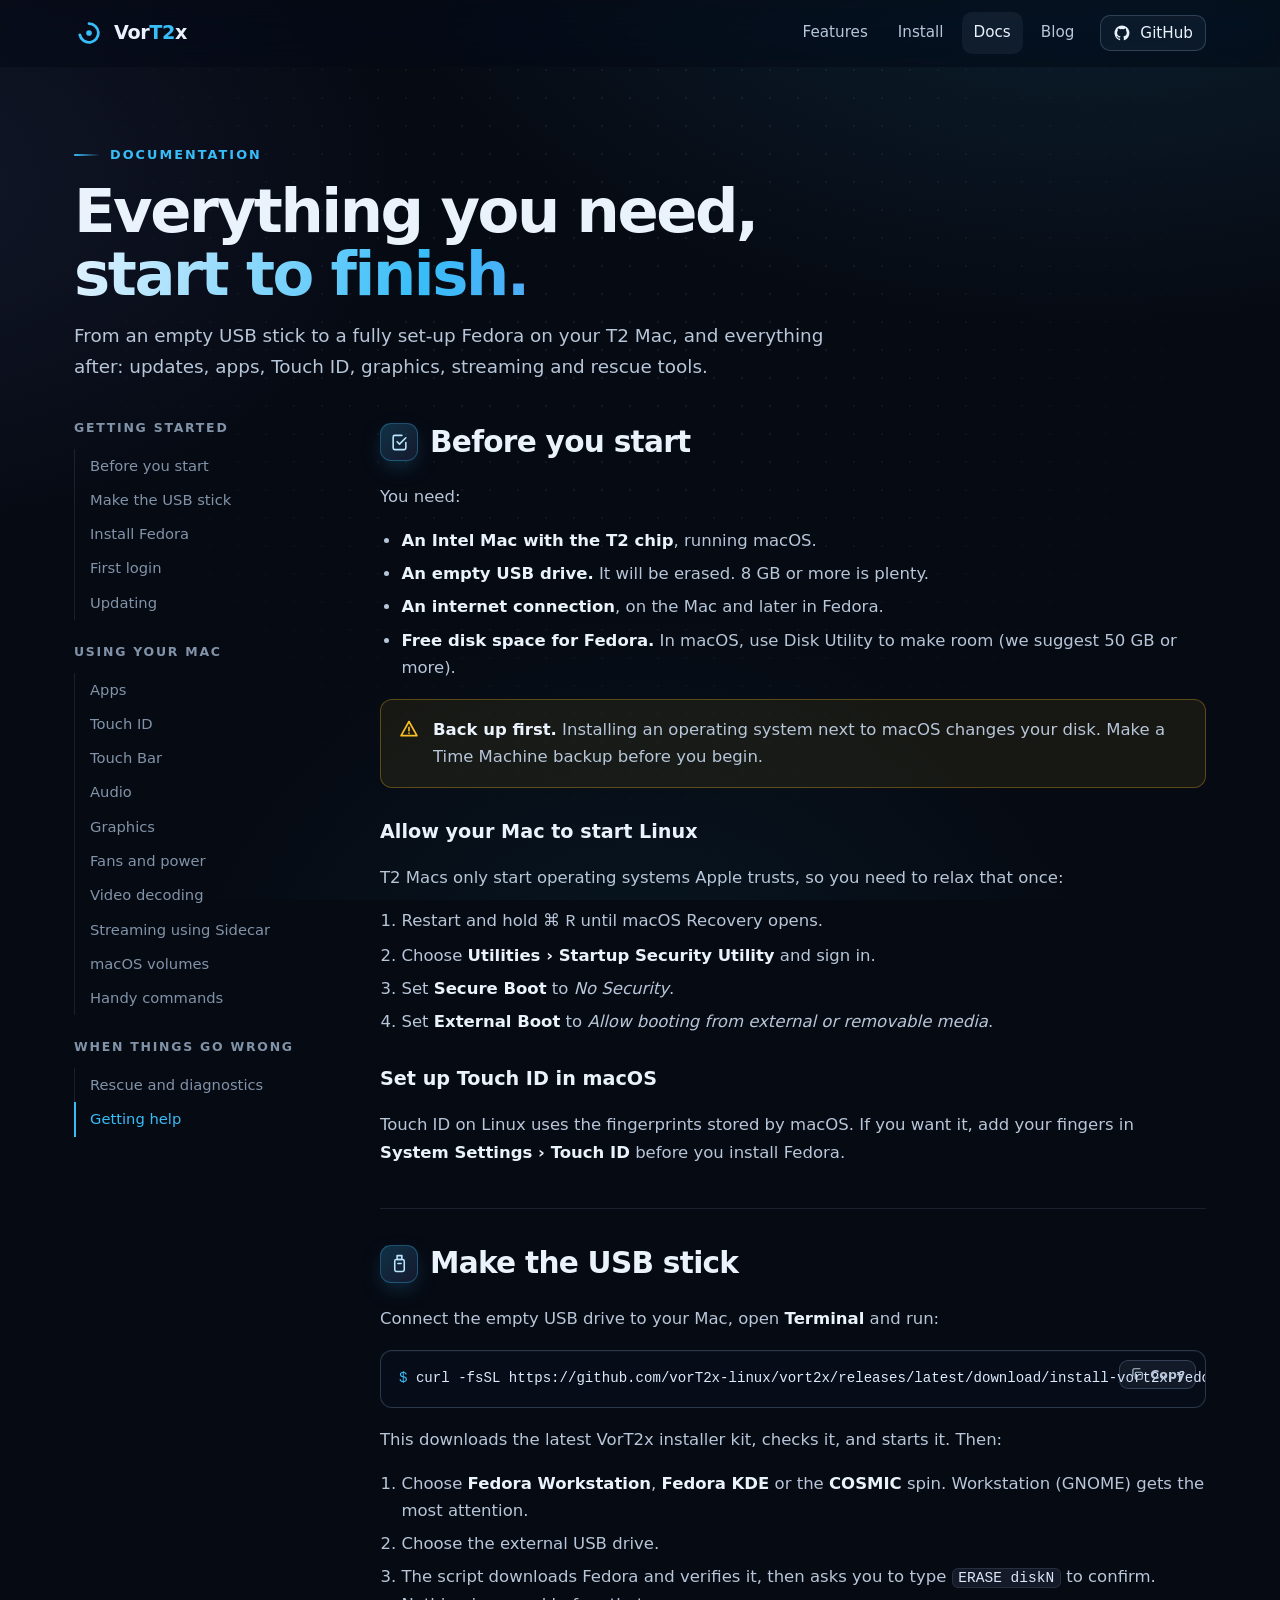
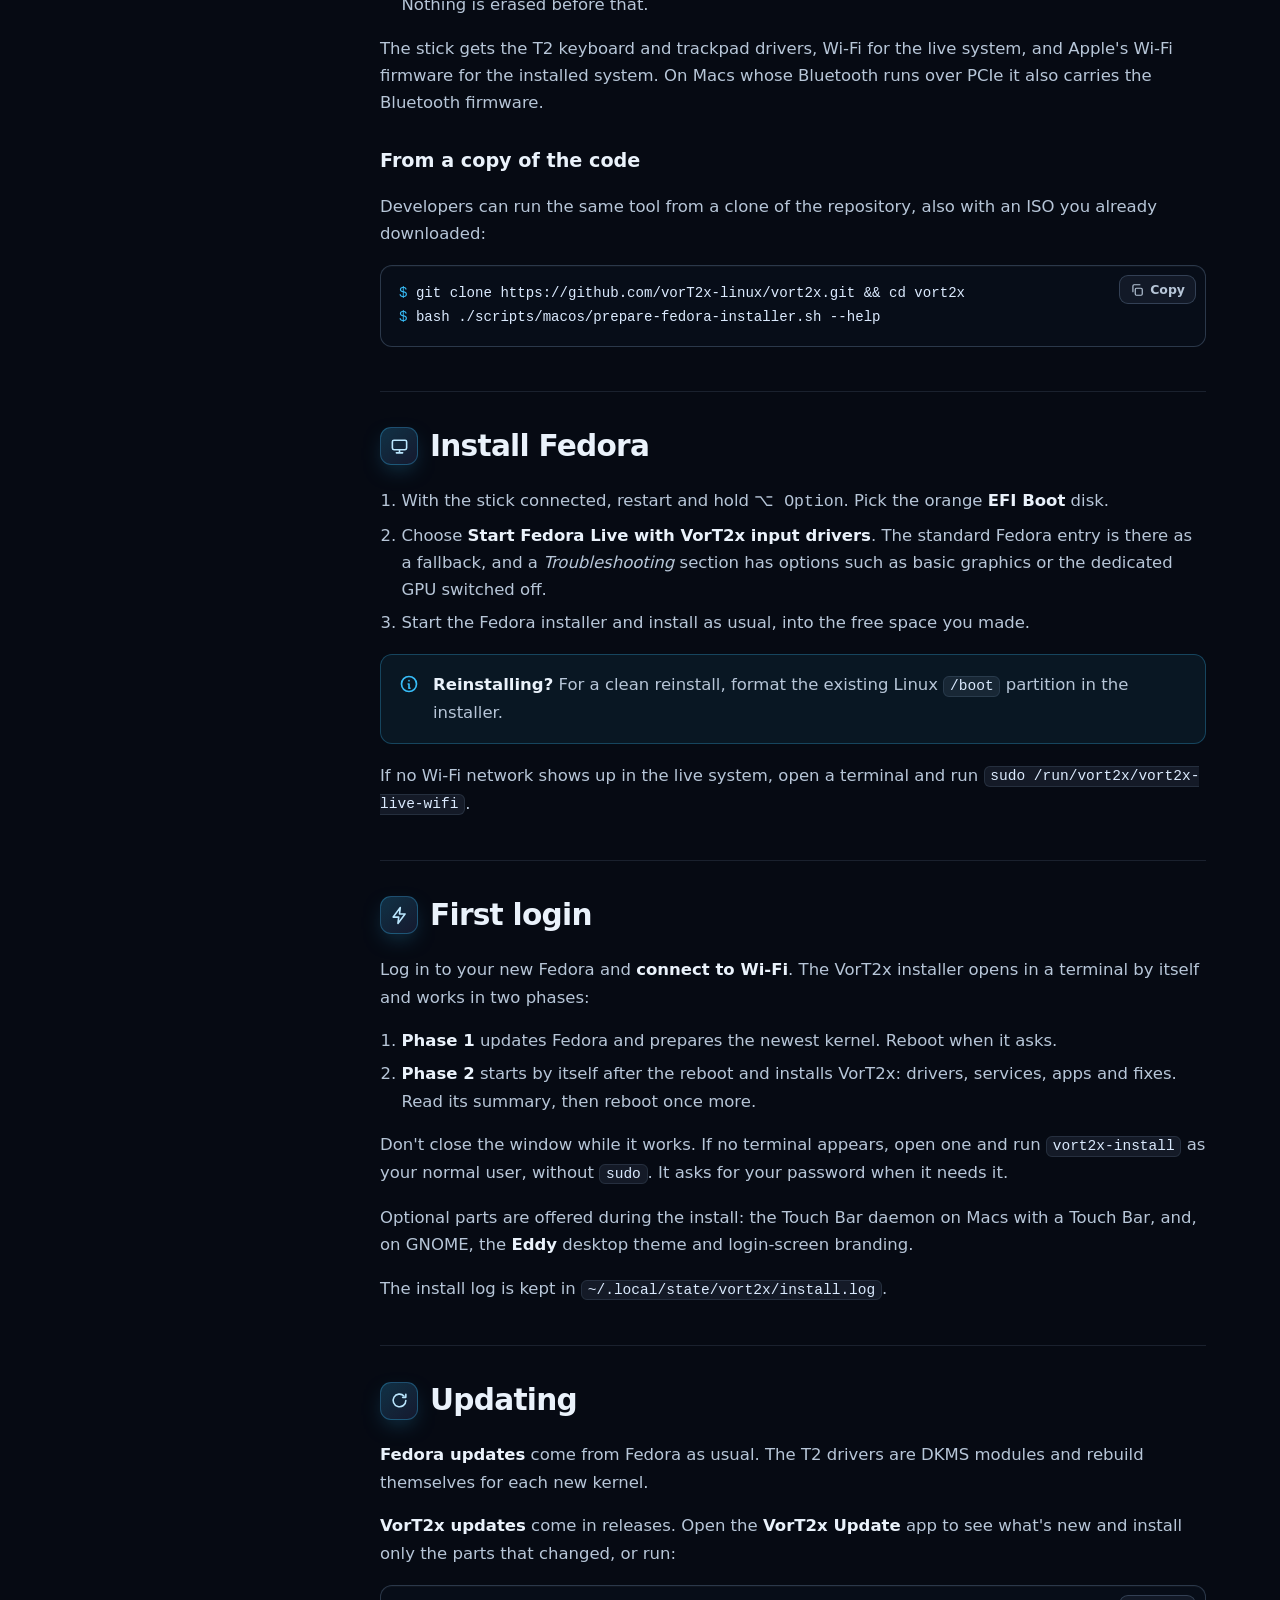
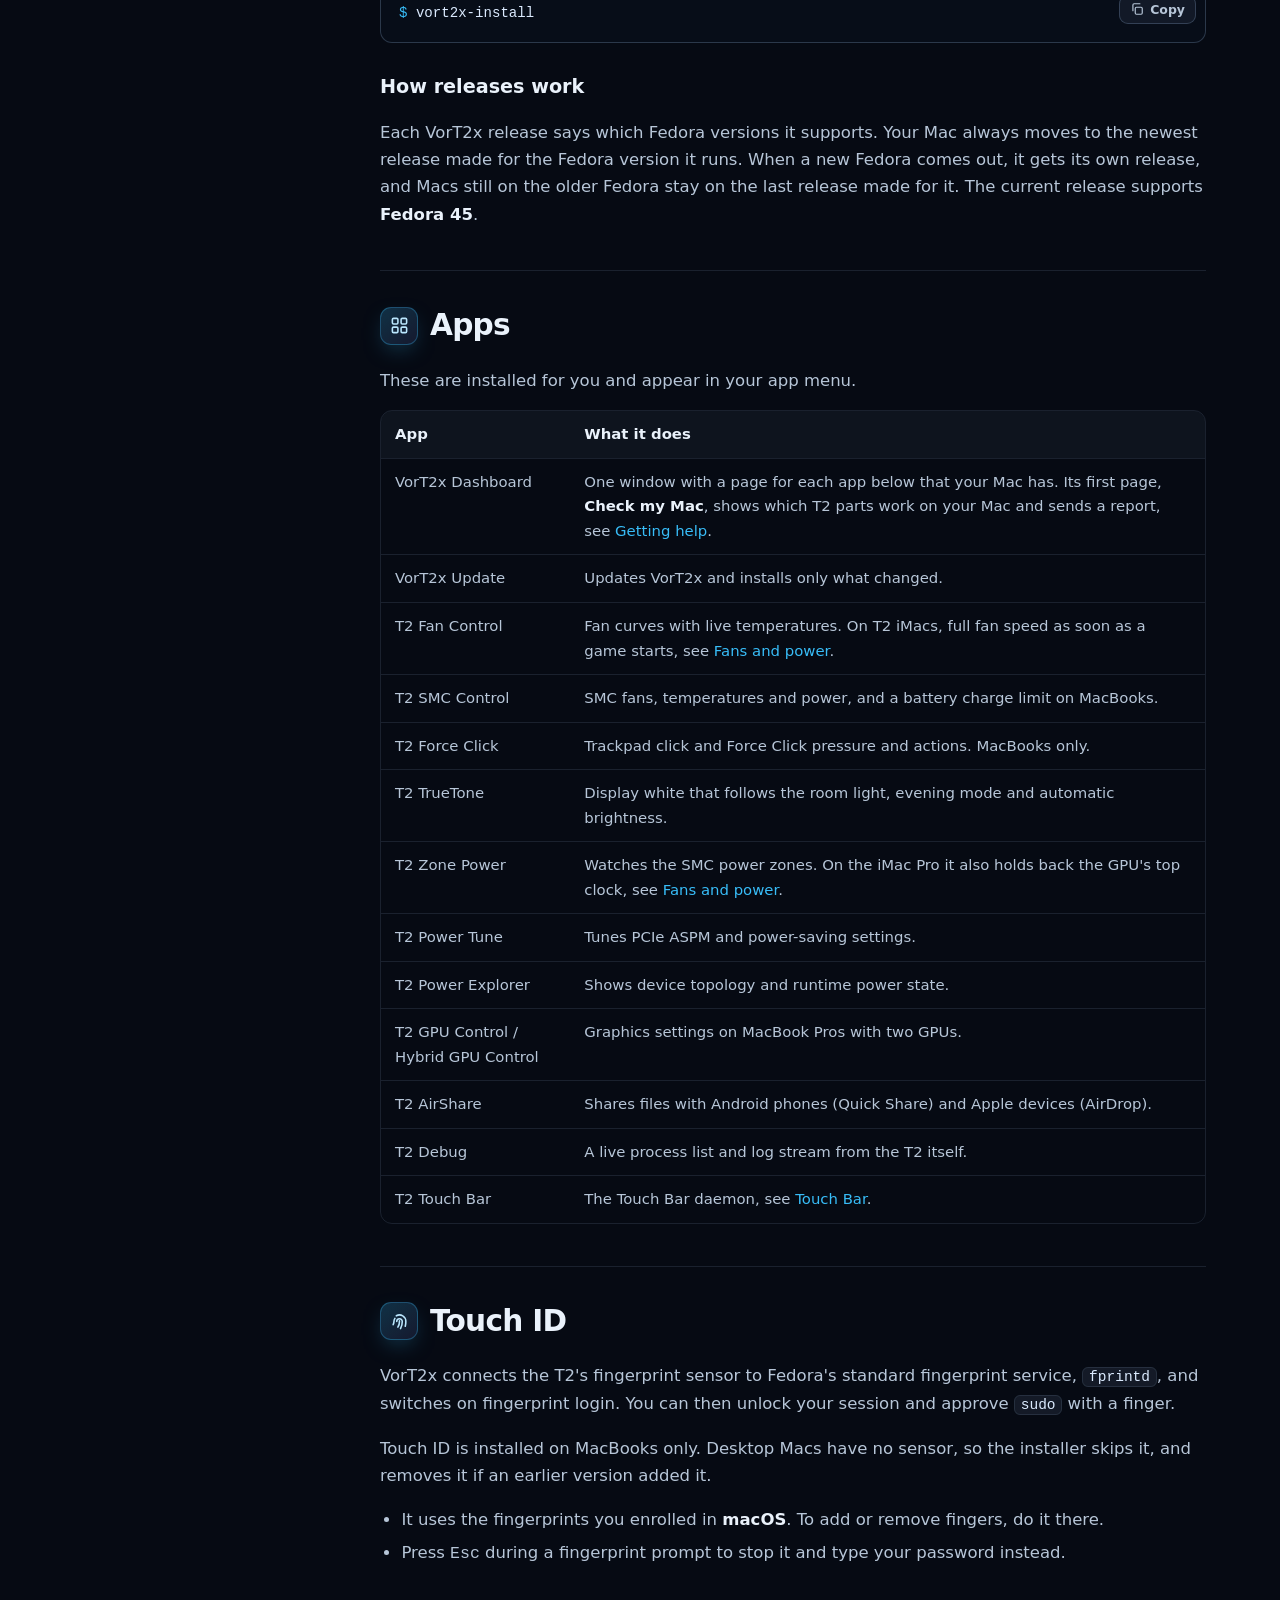
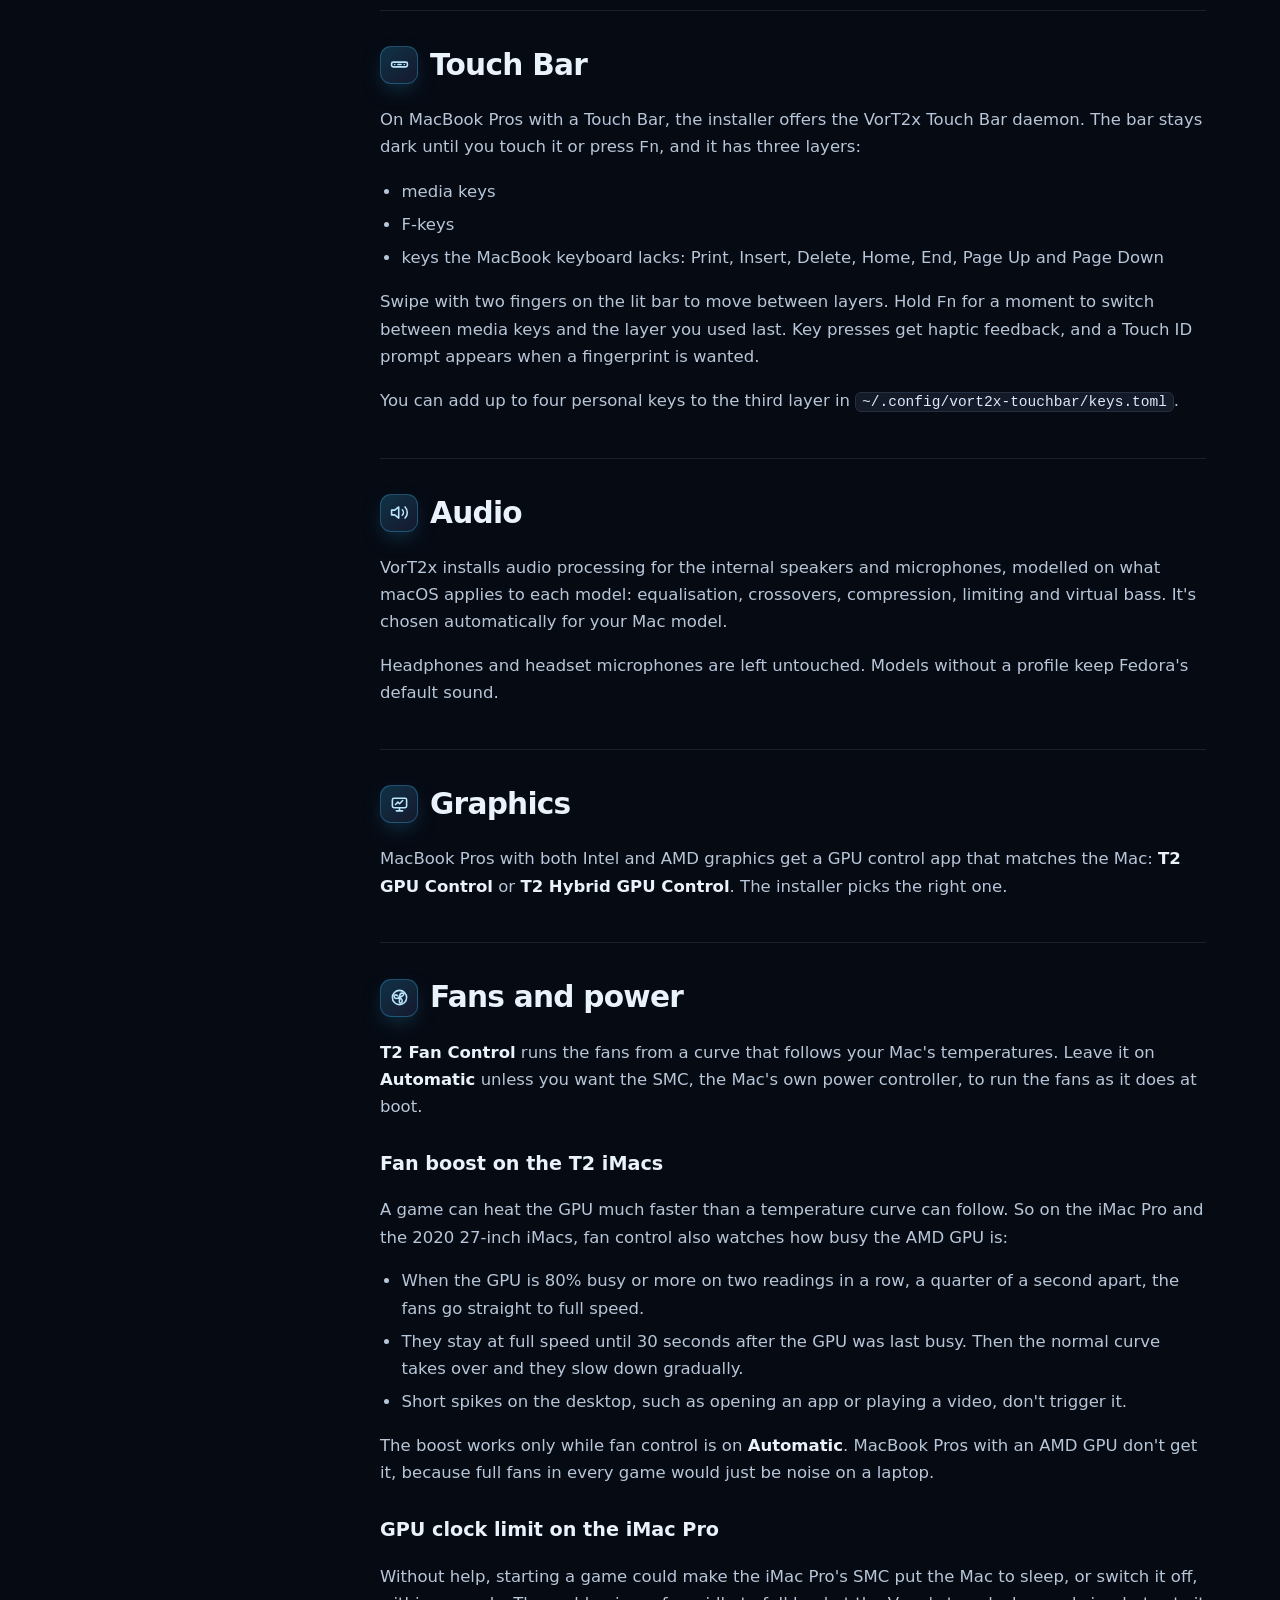
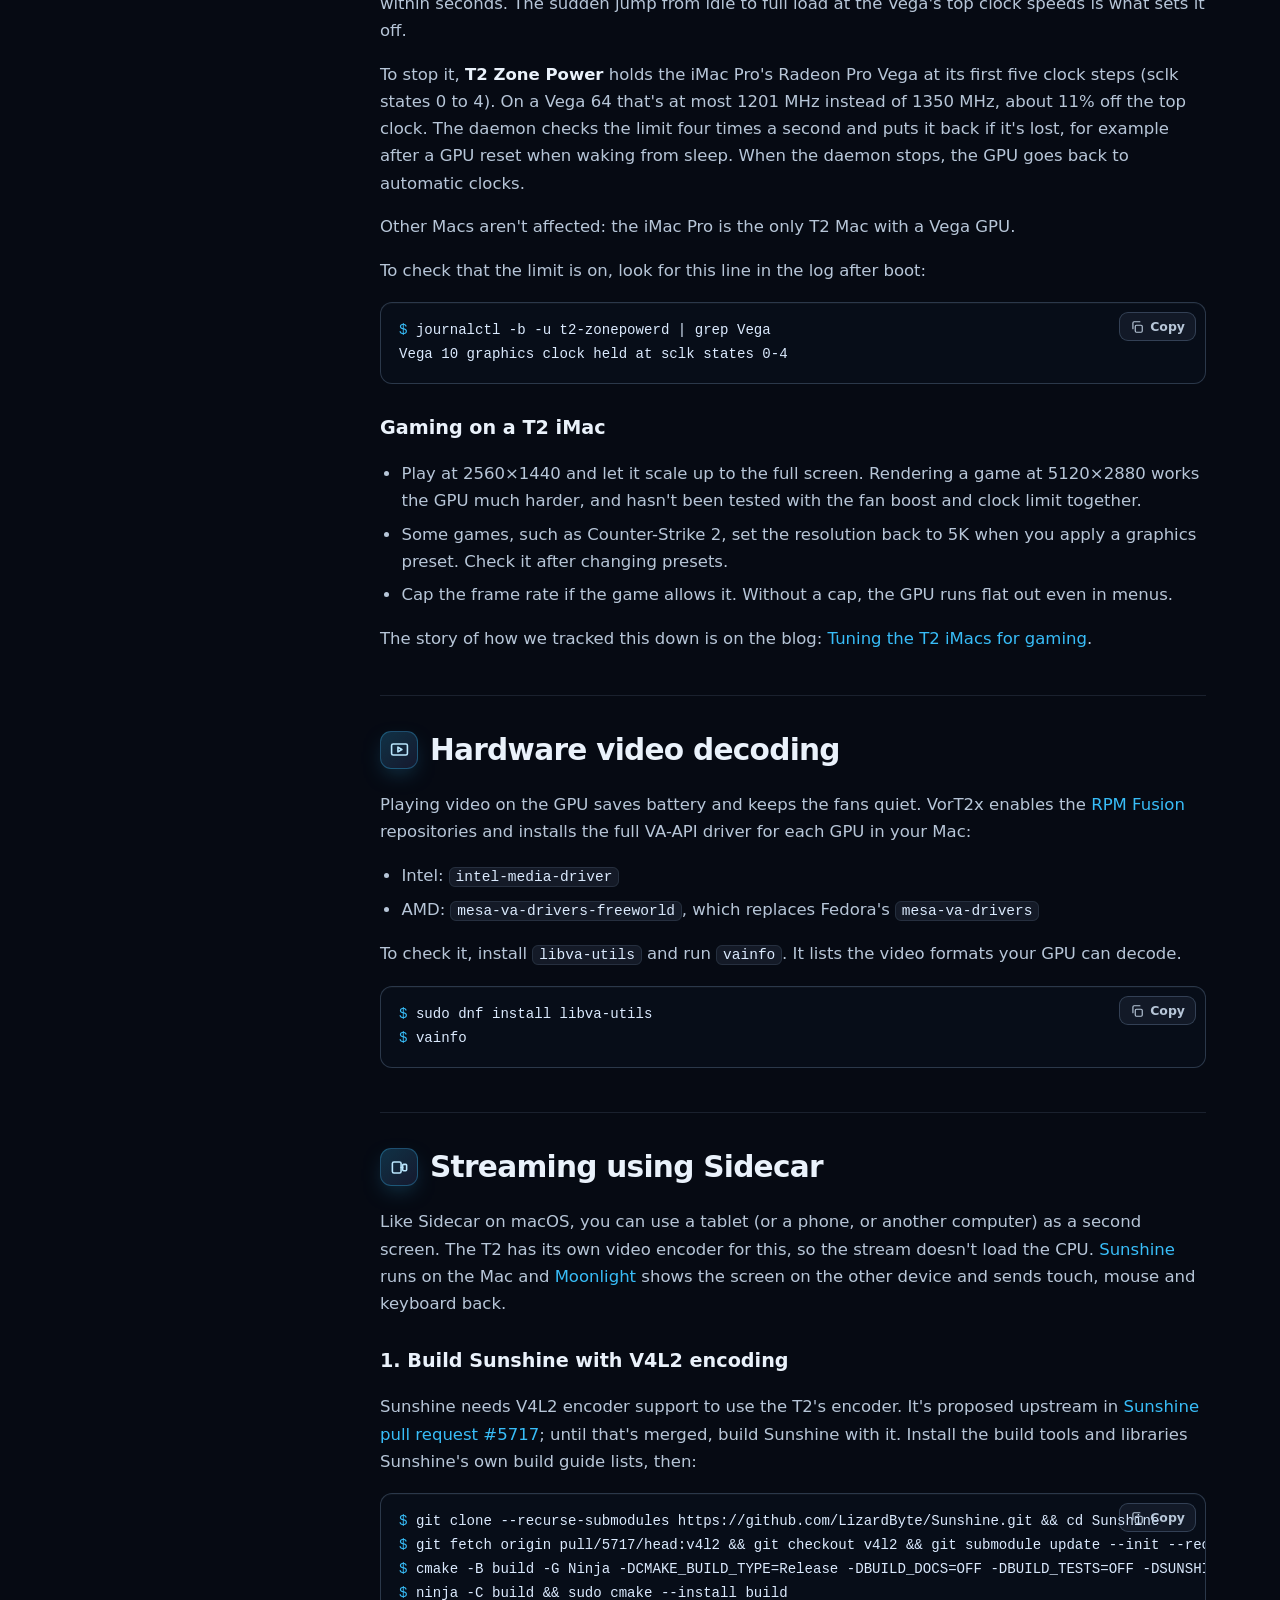
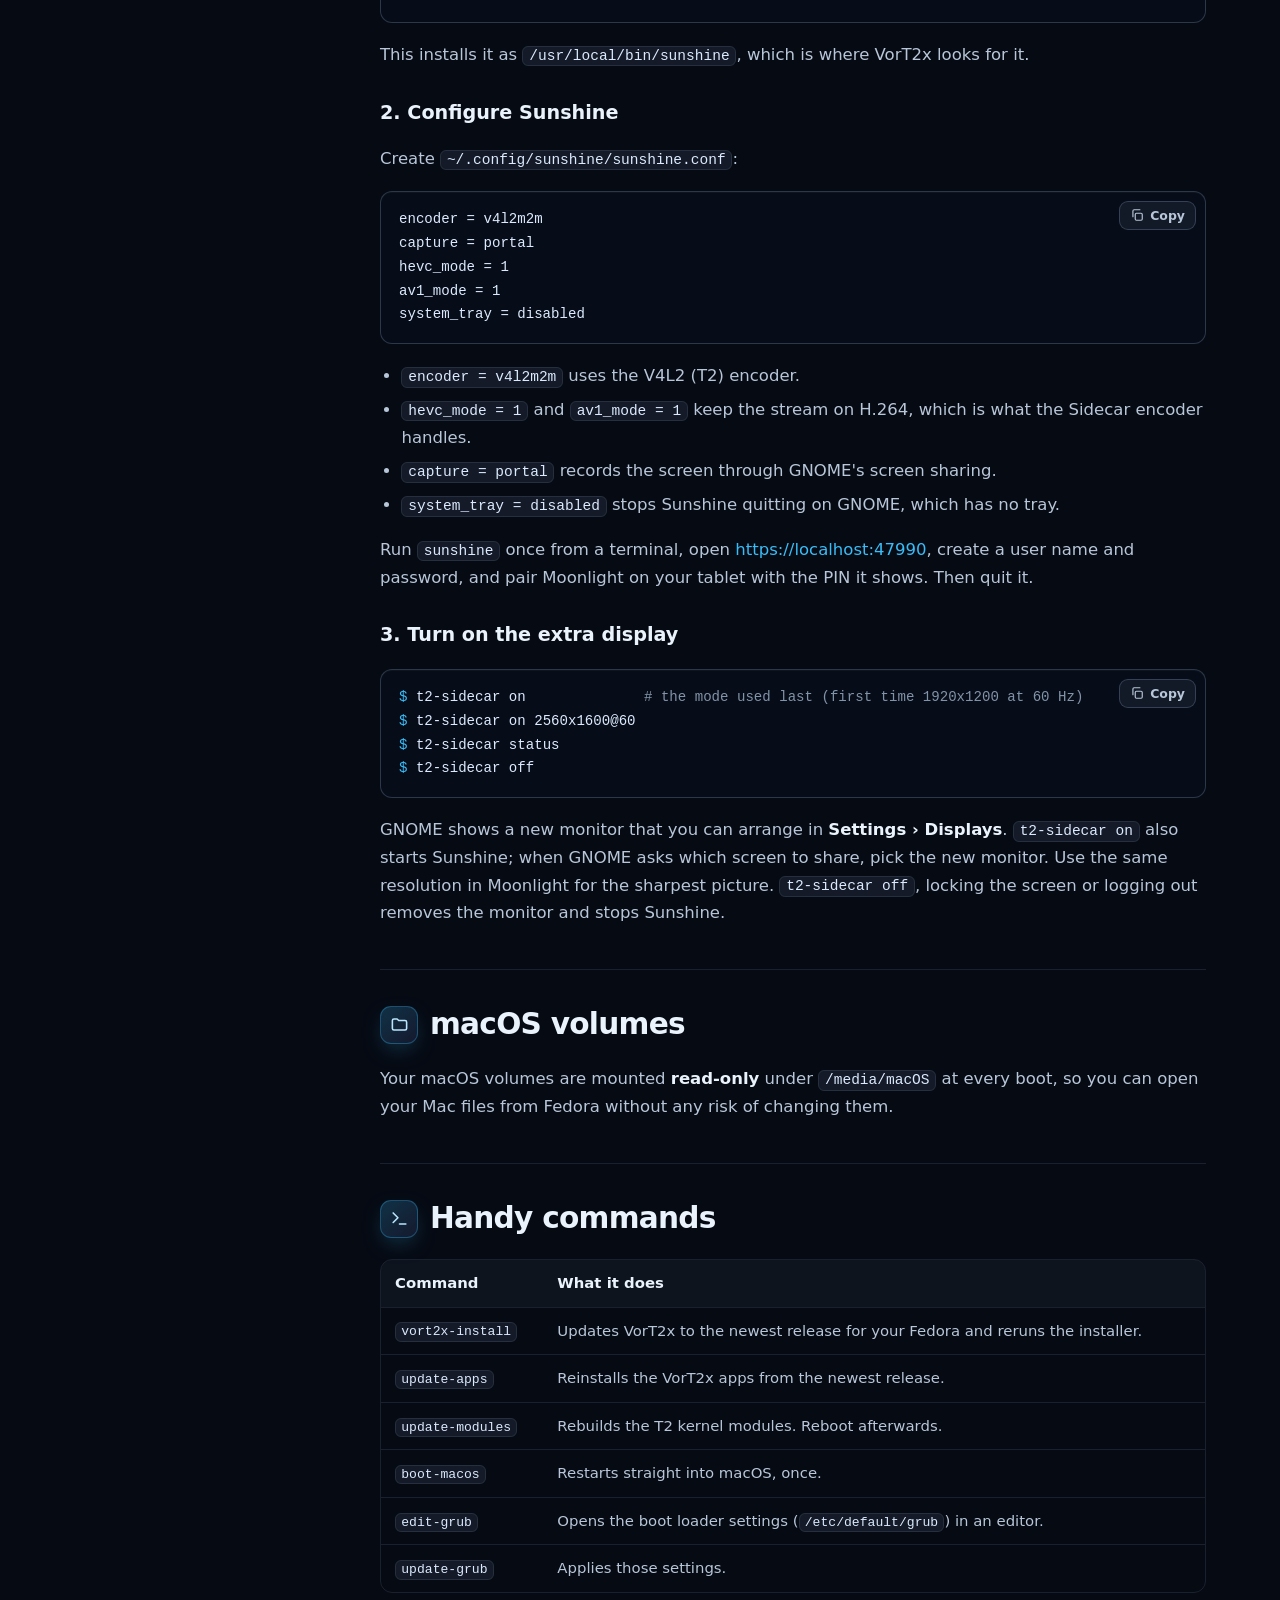
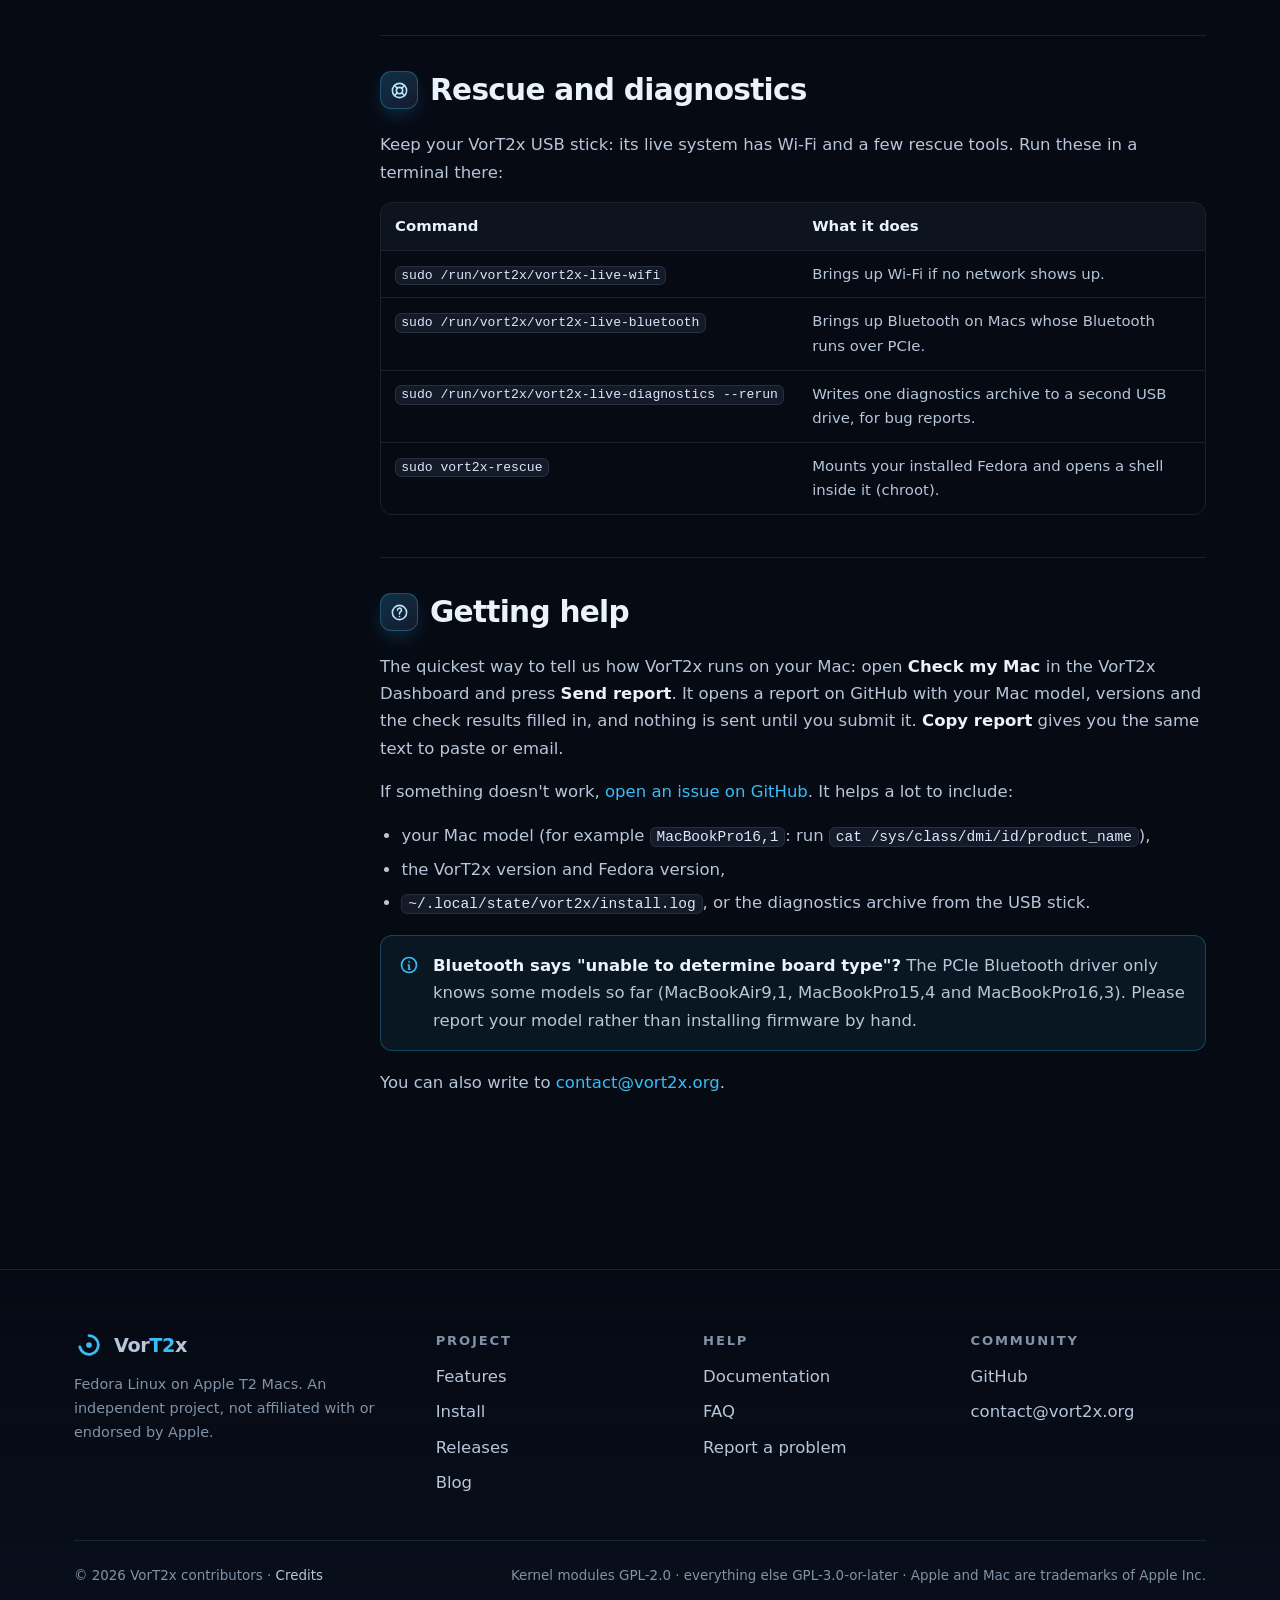
<file: documentation.html>
<!doctype html>
<html lang="en" class="no-js">
<head>
<meta charset="utf-8">
<meta name="viewport" content="width=device-width, initial-scale=1">
<title>Documentation · VorT2x</title>
<meta name="description" content="How to install Fedora on an Apple T2 Mac with VorT2x: making the USB stick, first login, updates, Touch ID, Touch Bar, audio, graphics, fans and power, Sidecar streaming and rescue tools.">
<link rel="canonical" href="https://vort2x.org/documentation.html">
<meta name="theme-color" content="#060a13">
<link rel="icon" href="/assets/favicon.svg" type="image/svg+xml">
<meta property="og:type" content="website">
<meta property="og:site_name" content="VorT2x">
<meta property="og:title" content="Documentation · VorT2x">
<meta property="og:description" content="How to install Fedora on an Apple T2 Mac with VorT2x: making the USB stick, first login, updates, Touch ID, Touch Bar, audio, graphics, fans and power, Sidecar streaming and rescue tools.">
<meta property="og:url" content="https://vort2x.org/documentation.html">
<meta property="og:image" content="https://vort2x.org/assets/og.png">
<meta name="twitter:card" content="summary_large_image">
<link rel="stylesheet" href="/assets/site.css">
<script defer src="/assets/site.js"></script>
</head>
<body>
<a class="skip" href="#main">Skip to content</a>
<div class="ambient" aria-hidden="true"></div>

<header class="nav">
  <div class="wrap">
    <a class="brand" href="/" aria-label="VorT2x home">
      <svg viewBox="0 0 64 64" aria-hidden="true"><path d="M32 12a20 20 0 1 1-19.6 24" fill="none" stroke="#38bdf8" stroke-width="6" stroke-linecap="round"/><circle cx="32" cy="32" r="6" fill="#38bdf8"/></svg>
      <span>Vor<b>T2</b>x</span>
    </a>
    <button class="nav-toggle" type="button" aria-label="Menu" aria-expanded="false"><svg width="20" height="20" viewBox="0 0 24 24" fill="none" stroke="currentColor" stroke-width="2" stroke-linecap="round"><path d="M4 7h16M4 12h16M4 17h16"/></svg></button>
    <nav class="nav-links" aria-label="Main">
      <a href="/#features">Features</a>
      <a href="/#install">Install</a>
      <a href="/documentation.html" aria-current="page">Docs</a>
      <a href="/blog/">Blog</a>
      <a class="btn btn-sm btn-github" href="https://github.com/vorT2x-linux/vort2x"><svg viewBox="0 0 24 24" fill="currentColor" aria-hidden="true"><path d="M12 2a10 10 0 0 0-3.2 19.5c.5.1.7-.2.7-.5v-1.7c-2.8.6-3.4-1.3-3.4-1.3-.5-1.2-1.1-1.5-1.1-1.5-.9-.6.1-.6.1-.6 1 .1 1.5 1 1.5 1 .9 1.5 2.3 1.1 2.9.8.1-.6.3-1.1.6-1.3-2.2-.3-4.6-1.1-4.6-5 0-1.1.4-2 1-2.7-.1-.3-.4-1.3.1-2.7 0 0 .8-.3 2.8 1a9.7 9.7 0 0 1 5 0c1.9-1.3 2.8-1 2.8-1 .5 1.4.2 2.4.1 2.7.6.7 1 1.6 1 2.7 0 3.9-2.3 4.7-4.6 5 .4.3.7.9.7 1.9V21c0 .3.2.6.7.5A10 10 0 0 0 12 2z"/></svg>GitHub</a>
    </nav>
  </div>
</header>

<main id="main">
<section class="page-hero">
  <div class="wrap">
    <span class="eyebrow reveal">Documentation</span>
    <h1 class="reveal" style="--d:.06s">Everything you need,<br><span class="grad">start to finish.</span></h1>
    <p class="reveal" style="--d:.12s">From an empty USB stick to a fully set-up Fedora on your T2 Mac, and everything after: updates, apps, Touch ID, graphics, streaming and rescue tools.</p>
  </div>
</section>

<div class="wrap docs">
  <aside class="toc" aria-label="On this page">
    <h4>Getting started</h4>
    <ol>
      <li><a href="#before-you-start">Before you start</a></li>
      <li><a href="#install">Make the USB stick</a></li>
      <li><a href="#install-fedora">Install Fedora</a></li>
      <li><a href="#first-login">First login</a></li>
      <li><a href="#updating">Updating</a></li>
    </ol>
    <h4>Using your Mac</h4>
    <ol>
      <li><a href="#apps">Apps</a></li>
      <li><a href="#touch-id">Touch ID</a></li>
      <li><a href="#touch-bar">Touch Bar</a></li>
      <li><a href="#audio">Audio</a></li>
      <li><a href="#graphics">Graphics</a></li>
      <li><a href="#fans-and-power">Fans and power</a></li>
      <li><a href="#hardware-video-decoding">Video decoding</a></li>
      <li><a href="#streaming-using-sidecar">Streaming using Sidecar</a></li>
      <li><a href="#macos-volumes">macOS volumes</a></li>
      <li><a href="#commands">Handy commands</a></li>
    </ol>
    <h4>When things go wrong</h4>
    <ol>
      <li><a href="#rescue">Rescue and diagnostics</a></li>
      <li><a href="#help">Getting help</a></li>
    </ol>
  </aside>

  <article class="prose">

    <section id="before-you-start">
      <h2><span class="icon"><svg viewBox="0 0 24 24" fill="none" stroke="currentColor" stroke-width="2" stroke-linecap="round" stroke-linejoin="round"><path d="M9 11l3 3 8-8"/><path d="M20 12v7a2 2 0 0 1-2 2H6a2 2 0 0 1-2-2V5a2 2 0 0 1 2-2h9"/></svg></span>Before you start<a class="anchor" href="#before-you-start">#</a></h2>
      <p>You need:</p>
      <ul>
        <li><strong>An Intel Mac with the T2 chip</strong>, running macOS.</li>
        <li><strong>An empty USB drive.</strong> It will be erased. 8 GB or more is plenty.</li>
        <li><strong>An internet connection</strong>, on the Mac and later in Fedora.</li>
        <li><strong>Free disk space for Fedora.</strong> In macOS, use Disk Utility to make room (we suggest 50 GB or more).</li>
      </ul>
      <div class="callout warn"><svg viewBox="0 0 24 24" fill="none" stroke="currentColor" stroke-width="2" stroke-linecap="round" stroke-linejoin="round"><path d="M12 3l9.5 17h-19z"/><path d="M12 10v4M12 17h.01"/></svg><p><strong>Back up first.</strong> Installing an operating system next to macOS changes your disk. Make a Time Machine backup before you begin.</p></div>
      <h3 id="startup-security">Allow your Mac to start Linux</h3>
      <p>T2 Macs only start operating systems Apple trusts, so you need to relax that once:</p>
      <ol>
        <li>Restart and hold <kbd>⌘</kbd> <kbd>R</kbd> until macOS Recovery opens.</li>
        <li>Choose <strong>Utilities › Startup Security Utility</strong> and sign in.</li>
        <li>Set <strong>Secure Boot</strong> to <em>No Security</em>.</li>
        <li>Set <strong>External Boot</strong> to <em>Allow booting from external or removable media</em>.</li>
      </ol>
      <h3 id="touch-id-first">Set up Touch ID in macOS</h3>
      <p>Touch ID on Linux uses the fingerprints stored by macOS. If you want it, add your fingers in <strong>System Settings › Touch ID</strong> before you install Fedora.</p>
    </section>

    <section id="install">
      <h2><span class="icon"><svg viewBox="0 0 24 24" fill="none" stroke="currentColor" stroke-width="2" stroke-linecap="round" stroke-linejoin="round"><path d="M9 2h6v5H9z"/><rect x="6" y="7" width="12" height="15" rx="2"/><path d="M10 12h4"/></svg></span>Make the USB stick<a class="anchor" href="#install">#</a></h2>
      <p>Connect the empty USB drive to your Mac, open <strong>Terminal</strong> and run:</p>
      <div class="code"><pre><span class="p">$ </span><span class="cmd">curl -fsSL https://github.com/vorT2x-linux/vort2x/releases/latest/download/install-vort2x-fedora.sh | bash</span></pre></div>
      <p>This downloads the latest VorT2x installer kit, checks it, and starts it. Then:</p>
      <ol>
        <li>Choose <strong>Fedora Workstation</strong>, <strong>Fedora KDE</strong> or the <strong>COSMIC</strong> spin. Workstation (GNOME) gets the most attention.</li>
        <li>Choose the external USB drive.</li>
        <li>The script downloads Fedora and verifies it, then asks you to type <code>ERASE diskN</code> to confirm. Nothing is erased before that.</li>
      </ol>
      <p>The stick gets the T2 keyboard and trackpad drivers, Wi-Fi for the live system, and Apple's Wi-Fi firmware for the installed system. On Macs whose Bluetooth runs over PCIe it also carries the Bluetooth firmware.</p>
      <h3 id="from-a-checkout">From a copy of the code</h3>
      <p>Developers can run the same tool from a clone of the repository, also with an ISO you already downloaded:</p>
      <div class="code"><pre><span class="p">$ </span><span class="cmd">git clone https://github.com/vorT2x-linux/vort2x.git && cd vort2x</span>
<span class="p">$ </span><span class="cmd">bash ./scripts/macos/prepare-fedora-installer.sh --help</span></pre></div>
    </section>

    <section id="install-fedora">
      <h2><span class="icon"><svg viewBox="0 0 24 24" fill="none" stroke="currentColor" stroke-width="2" stroke-linecap="round" stroke-linejoin="round"><rect x="3" y="4" width="18" height="12" rx="2"/><path d="M8 20h8M12 16v4"/></svg></span>Install Fedora<a class="anchor" href="#install-fedora">#</a></h2>
      <ol>
        <li>With the stick connected, restart and hold <kbd>⌥ Option</kbd>. Pick the orange <strong>EFI Boot</strong> disk.</li>
        <li>Choose <strong>Start Fedora Live with VorT2x input drivers</strong>. The standard Fedora entry is there as a fallback, and a <em>Troubleshooting</em> section has options such as basic graphics or the dedicated GPU switched off.</li>
        <li>Start the Fedora installer and install as usual, into the free space you made.</li>
      </ol>
      <div class="callout"><svg viewBox="0 0 24 24" fill="none" stroke="currentColor" stroke-width="2" stroke-linecap="round" stroke-linejoin="round"><circle cx="12" cy="12" r="9"/><path d="M12 8h.01M11 12h1v5h1"/></svg><p><strong>Reinstalling?</strong> For a clean reinstall, format the existing Linux <code>/boot</code> partition in the installer.</p></div>
      <p>If no Wi-Fi network shows up in the live system, open a terminal and run <code>sudo /run/vort2x/vort2x-live-wifi</code>.</p>
    </section>

    <section id="first-login">
      <h2><span class="icon"><svg viewBox="0 0 24 24" fill="none" stroke="currentColor" stroke-width="2" stroke-linecap="round" stroke-linejoin="round"><path d="M13 2L4 14h7l-1 8 9-12h-7z"/></svg></span>First login<a class="anchor" href="#first-login">#</a></h2>
      <p>Log in to your new Fedora and <strong>connect to Wi-Fi</strong>. The VorT2x installer opens in a terminal by itself and works in two phases:</p>
      <ol>
        <li><strong>Phase 1</strong> updates Fedora and prepares the newest kernel. Reboot when it asks.</li>
        <li><strong>Phase 2</strong> starts by itself after the reboot and installs VorT2x: drivers, services, apps and fixes. Read its summary, then reboot once more.</li>
      </ol>
      <p>Don't close the window while it works. If no terminal appears, open one and run <code>vort2x-install</code> as your normal user, without <code>sudo</code>. It asks for your password when it needs it.</p>
      <p>Optional parts are offered during the install: the Touch Bar daemon on Macs with a Touch Bar, and, on GNOME, the <strong>Eddy</strong> desktop theme and login-screen branding.</p>
      <p>The install log is kept in <code>~/.local/state/vort2x/install.log</code>.</p>
    </section>

    <section id="updating">
      <h2><span class="icon"><svg viewBox="0 0 24 24" fill="none" stroke="currentColor" stroke-width="2" stroke-linecap="round" stroke-linejoin="round"><path d="M20 12a8 8 0 1 1-2.3-5.7"/><path d="M20 4v4h-4"/></svg></span>Updating<a class="anchor" href="#updating">#</a></h2>
      <p><strong>Fedora updates</strong> come from Fedora as usual. The T2 drivers are DKMS modules and rebuild themselves for each new kernel.</p>
      <p><strong>VorT2x updates</strong> come in releases. Open the <strong>VorT2x Update</strong> app to see what's new and install only the parts that changed, or run:</p>
      <div class="code"><pre><span class="p">$ </span><span class="cmd">vort2x-install</span></pre></div>
      <h3 id="releases">How releases work</h3>
      <p>Each VorT2x release says which Fedora versions it supports. Your Mac always moves to the newest release made for the Fedora version it runs. When a new Fedora comes out, it gets its own release, and Macs still on the older Fedora stay on the last release made for it. The current release supports <strong>Fedora 45</strong>.</p>
    </section>

    <section id="apps">
      <h2><span class="icon"><svg viewBox="0 0 24 24" fill="none" stroke="currentColor" stroke-width="2" stroke-linecap="round" stroke-linejoin="round"><rect x="3" y="3" width="7" height="7" rx="1.5"/><rect x="14" y="3" width="7" height="7" rx="1.5"/><rect x="3" y="14" width="7" height="7" rx="1.5"/><rect x="14" y="14" width="7" height="7" rx="1.5"/></svg></span>Apps<a class="anchor" href="#apps">#</a></h2>
      <p>These are installed for you and appear in your app menu.</p>
      <div class="table-wrap"><table>
        <thead><tr><th>App</th><th>What it does</th></tr></thead>
        <tbody>
          <tr><td>VorT2x Dashboard</td><td>One window with a page for each app below that your Mac has. Its first page, <strong>Check my Mac</strong>, shows which T2 parts work on your Mac and sends a report, see <a href="#help">Getting help</a>.</td></tr>
          <tr><td>VorT2x Update</td><td>Updates VorT2x and installs only what changed.</td></tr>
          <tr><td>T2 Fan Control</td><td>Fan curves with live temperatures. On T2 iMacs, full fan speed as soon as a game starts, see <a href="#fans-and-power">Fans and power</a>.</td></tr>
          <tr><td>T2 SMC Control</td><td>SMC fans, temperatures and power, and a battery charge limit on MacBooks.</td></tr>
          <tr><td>T2 Force Click</td><td>Trackpad click and Force Click pressure and actions. MacBooks only.</td></tr>
          <tr><td>T2 TrueTone</td><td>Display white that follows the room light, evening mode and automatic brightness.</td></tr>
          <tr><td>T2 Zone Power</td><td>Watches the SMC power zones. On the iMac Pro it also holds back the GPU's top clock, see <a href="#fans-and-power">Fans and power</a>.</td></tr>
          <tr><td>T2 Power Tune</td><td>Tunes PCIe ASPM and power-saving settings.</td></tr>
          <tr><td>T2 Power Explorer</td><td>Shows device topology and runtime power state.</td></tr>
          <tr><td>T2 GPU Control / Hybrid GPU Control</td><td>Graphics settings on MacBook Pros with two GPUs.</td></tr>
          <tr><td>T2 AirShare</td><td>Shares files with Android phones (Quick Share) and Apple devices (AirDrop).</td></tr>
          <tr><td>T2 Debug</td><td>A live process list and log stream from the T2 itself.</td></tr>
          <tr><td>T2 Touch Bar</td><td>The Touch Bar daemon, see <a href="#touch-bar">Touch Bar</a>.</td></tr>
        </tbody>
      </table></div>
    </section>

    <section id="touch-id">
      <h2><span class="icon"><svg viewBox="0 0 24 24" fill="none" stroke="currentColor" stroke-width="2" stroke-linecap="round" stroke-linejoin="round"><path d="M12 11c0 3-.5 6-2 8"/><path d="M8 4.8A8 8 0 0 1 20 12c0 2-.2 4-.7 6"/><path d="M4 16c.6-1.3 1-2.6 1-4a7 7 0 0 1 1.2-3.9"/><path d="M8.5 12a3.5 3.5 0 1 1 7 0c0 3.5-.8 6.5-2.2 9"/></svg></span>Touch ID<a class="anchor" href="#touch-id">#</a></h2>
      <p>VorT2x connects the T2's fingerprint sensor to Fedora's standard fingerprint service, <code>fprintd</code>, and switches on fingerprint login. You can then unlock your session and approve <code>sudo</code> with a finger.</p>
      <p>Touch ID is installed on MacBooks only. Desktop Macs have no sensor, so the installer skips it, and removes it if an earlier version added it.</p>
      <ul>
        <li>It uses the fingerprints you enrolled in <strong>macOS</strong>. To add or remove fingers, do it there.</li>
        <li>Press <kbd>Esc</kbd> during a fingerprint prompt to stop it and type your password instead.</li>
      </ul>
    </section>

    <section id="touch-bar">
      <h2><span class="icon"><svg viewBox="0 0 24 24" fill="none" stroke="currentColor" stroke-width="2" stroke-linecap="round" stroke-linejoin="round"><rect x="2" y="9" width="20" height="6" rx="2"/><path d="M6 12h.01M10 12h4M18 12h.01"/></svg></span>Touch Bar<a class="anchor" href="#touch-bar">#</a></h2>
      <p>On MacBook Pros with a Touch Bar, the installer offers the VorT2x Touch Bar daemon. The bar stays dark until you touch it or press <kbd>Fn</kbd>, and it has three layers:</p>
      <ul>
        <li>media keys</li>
        <li>F-keys</li>
        <li>keys the MacBook keyboard lacks: Print, Insert, Delete, Home, End, Page Up and Page Down</li>
      </ul>
      <p>Swipe with two fingers on the lit bar to move between layers. Hold <kbd>Fn</kbd> for a moment to switch between media keys and the layer you used last. Key presses get haptic feedback, and a Touch ID prompt appears when a fingerprint is wanted.</p>
      <p>You can add up to four personal keys to the third layer in <code>~/.config/vort2x-touchbar/keys.toml</code>.</p>
    </section>

    <section id="audio">
      <h2><span class="icon"><svg viewBox="0 0 24 24" fill="none" stroke="currentColor" stroke-width="2" stroke-linecap="round" stroke-linejoin="round"><path d="M11 5L6 9H2v6h4l5 4z"/><path d="M15.5 8.5a5 5 0 0 1 0 7M19 5a10 10 0 0 1 0 14"/></svg></span>Audio<a class="anchor" href="#audio">#</a></h2>
      <p>VorT2x installs audio processing for the internal speakers and microphones, modelled on what macOS applies to each model: equalisation, crossovers, compression, limiting and virtual bass. It's chosen automatically for your Mac model.</p>
      <p>Headphones and headset microphones are left untouched. Models without a profile keep Fedora's default sound.</p>
    </section>

    <section id="graphics">
      <h2><span class="icon"><svg viewBox="0 0 24 24" fill="none" stroke="currentColor" stroke-width="2" stroke-linecap="round" stroke-linejoin="round"><rect x="3" y="4" width="18" height="12" rx="2"/><path d="M8 20h8M12 16v4"/><path d="M7 12l3-3 2 2 4-4"/></svg></span>Graphics<a class="anchor" href="#graphics">#</a></h2>
      <p>MacBook Pros with both Intel and AMD graphics get a GPU control app that matches the Mac: <strong>T2 GPU Control</strong> or <strong>T2 Hybrid GPU Control</strong>. The installer picks the right one.</p>
    </section>

    <section id="fans-and-power">
      <h2><span class="icon"><svg viewBox="0 0 24 24" fill="none" stroke="currentColor" stroke-width="2" stroke-linecap="round" stroke-linejoin="round"><circle cx="12" cy="12" r="9"/><path d="M12 12c0-3 1-5.5 3.5-5.5S18 9 15 10.5zM12 12c2.6 1.5 4.3 3.6 3 5.8s-4.2.9-3-2.3zM12 12c-2.6 1.5-5.2 1.9-6.5-.3s1.4-4.2 3.9-2"/><circle cx="12" cy="12" r="1"/></svg></span>Fans and power<a class="anchor" href="#fans-and-power">#</a></h2>
      <p><strong>T2 Fan Control</strong> runs the fans from a curve that follows your Mac's temperatures. Leave it on <strong>Automatic</strong> unless you want the SMC, the Mac's own power controller, to run the fans as it does at boot.</p>

      <h3 id="fan-boost">Fan boost on the T2 iMacs</h3>
      <p>A game can heat the GPU much faster than a temperature curve can follow. So on the iMac Pro and the 2020 27-inch iMacs, fan control also watches how busy the AMD GPU is:</p>
      <ul>
        <li>When the GPU is 80% busy or more on two readings in a row, a quarter of a second apart, the fans go straight to full speed.</li>
        <li>They stay at full speed until 30 seconds after the GPU was last busy. Then the normal curve takes over and they slow down gradually.</li>
        <li>Short spikes on the desktop, such as opening an app or playing a video, don't trigger it.</li>
      </ul>
      <p>The boost works only while fan control is on <strong>Automatic</strong>. MacBook Pros with an AMD GPU don't get it, because full fans in every game would just be noise on a laptop.</p>

      <h3 id="imac-pro-gpu-clock">GPU clock limit on the iMac Pro</h3>
      <p>Without help, starting a game could make the iMac Pro's SMC put the Mac to sleep, or switch it off, within seconds. The sudden jump from idle to full load at the Vega's top clock speeds is what sets it off.</p>
      <p>To stop it, <strong>T2 Zone Power</strong> holds the iMac Pro's Radeon Pro Vega at its first five clock steps (sclk states 0 to 4). On a Vega 64 that's at most 1201 MHz instead of 1350 MHz, about 11% off the top clock. The daemon checks the limit four times a second and puts it back if it's lost, for example after a GPU reset when waking from sleep. When the daemon stops, the GPU goes back to automatic clocks.</p>
      <p>Other Macs aren't affected: the iMac Pro is the only T2 Mac with a Vega GPU.</p>
      <p>To check that the limit is on, look for this line in the log after boot:</p>
      <div class="code"><pre><span class="p">$ </span><span class="cmd">journalctl -b -u t2-zonepowerd | grep Vega</span>
Vega 10 graphics clock held at sclk states 0-4</pre></div>

      <h3 id="gaming-tips">Gaming on a T2 iMac</h3>
      <ul>
        <li>Play at 2560×1440 and let it scale up to the full screen. Rendering a game at 5120×2880 works the GPU much harder, and hasn't been tested with the fan boost and clock limit together.</li>
        <li>Some games, such as Counter-Strike 2, set the resolution back to 5K when you apply a graphics preset. Check it after changing presets.</li>
        <li>Cap the frame rate if the game allows it. Without a cap, the GPU runs flat out even in menus.</li>
      </ul>
      <p>The story of how we tracked this down is on the blog: <a href="/blog/tuning-t2-imacs-for-gaming.html">Tuning the T2 iMacs for gaming</a>.</p>
    </section>

    <section id="hardware-video-decoding">
      <h2><span class="icon"><svg viewBox="0 0 24 24" fill="none" stroke="currentColor" stroke-width="2" stroke-linecap="round" stroke-linejoin="round"><rect x="2" y="5" width="20" height="14" rx="2"/><path d="M10 9l5 3-5 3z"/></svg></span>Hardware video decoding<a class="anchor" href="#hardware-video-decoding">#</a></h2>
      <p>Playing video on the GPU saves battery and keeps the fans quiet. VorT2x enables the <a href="https://rpmfusion.org">RPM Fusion</a> repositories and installs the full VA-API driver for each GPU in your Mac:</p>
      <ul>
        <li>Intel: <code>intel-media-driver</code></li>
        <li>AMD: <code>mesa-va-drivers-freeworld</code>, which replaces Fedora's <code>mesa-va-drivers</code></li>
      </ul>
      <p>To check it, install <code>libva-utils</code> and run <code>vainfo</code>. It lists the video formats your GPU can decode.</p>
      <div class="code"><pre><span class="p">$ </span><span class="cmd">sudo dnf install libva-utils</span>
<span class="p">$ </span><span class="cmd">vainfo</span></pre></div>
    </section>

    <section id="streaming-using-sidecar">
      <h2><span class="icon"><svg viewBox="0 0 24 24" fill="none" stroke="currentColor" stroke-width="2" stroke-linecap="round" stroke-linejoin="round"><rect x="3" y="5" width="11" height="14" rx="2"/><rect x="16" y="8" width="5" height="8" rx="1.2"/><path d="M14 12h2"/></svg></span>Streaming using Sidecar<a class="anchor" href="#streaming-using-sidecar">#</a></h2>
      <p>Like Sidecar on macOS, you can use a tablet (or a phone, or another computer) as a second screen. The T2 has its own video encoder for this, so the stream doesn't load the CPU. <a href="https://github.com/LizardByte/Sunshine">Sunshine</a> runs on the Mac and <a href="https://moonlight-stream.org">Moonlight</a> shows the screen on the other device and sends touch, mouse and keyboard back.</p>
      <h3 id="sidecar-sunshine">1. Build Sunshine with V4L2 encoding</h3>
      <p>Sunshine needs V4L2 encoder support to use the T2's encoder. It's proposed upstream in <a href="https://github.com/LizardByte/Sunshine/pull/5717">Sunshine pull request #5717</a>; until that's merged, build Sunshine with it. Install the build tools and libraries Sunshine's own build guide lists, then:</p>
      <div class="code"><pre><span class="p">$ </span><span class="cmd">git clone --recurse-submodules https://github.com/LizardByte/Sunshine.git && cd Sunshine</span>
<span class="p">$ </span><span class="cmd">git fetch origin pull/5717/head:v4l2 && git checkout v4l2 && git submodule update --init --recursive</span>
<span class="p">$ </span><span class="cmd">cmake -B build -G Ninja -DCMAKE_BUILD_TYPE=Release -DBUILD_DOCS=OFF -DBUILD_TESTS=OFF -DSUNSHINE_ENABLE_CUDA=OFF -DSUNSHINE_ASSETS_DIR=share/sunshine</span>
<span class="p">$ </span><span class="cmd">ninja -C build && sudo cmake --install build</span></pre></div>
      <p>This installs it as <code>/usr/local/bin/sunshine</code>, which is where VorT2x looks for it.</p>
      <h3 id="sidecar-config">2. Configure Sunshine</h3>
      <p>Create <code>~/.config/sunshine/sunshine.conf</code>:</p>
      <div class="code"><pre><span class="cmd">encoder = v4l2m2m</span>
<span class="cmd">capture = portal</span>
<span class="cmd">hevc_mode = 1</span>
<span class="cmd">av1_mode = 1</span>
<span class="cmd">system_tray = disabled</span></pre></div>
      <ul>
        <li><code>encoder = v4l2m2m</code> uses the V4L2 (T2) encoder.</li>
        <li><code>hevc_mode = 1</code> and <code>av1_mode = 1</code> keep the stream on H.264, which is what the Sidecar encoder handles.</li>
        <li><code>capture = portal</code> records the screen through GNOME's screen sharing.</li>
        <li><code>system_tray = disabled</code> stops Sunshine quitting on GNOME, which has no tray.</li>
      </ul>
      <p>Run <code>sunshine</code> once from a terminal, open <a href="https://localhost:47990">https://localhost:47990</a>, create a user name and password, and pair Moonlight on your tablet with the PIN it shows. Then quit it.</p>
      <h3 id="sidecar-display">3. Turn on the extra display</h3>
      <div class="code"><pre><span class="p">$ </span><span class="cmd">t2-sidecar on</span>              <span class="c"># the mode used last (first time 1920x1200 at 60 Hz)</span>
<span class="p">$ </span><span class="cmd">t2-sidecar on 2560x1600@60</span>
<span class="p">$ </span><span class="cmd">t2-sidecar status</span>
<span class="p">$ </span><span class="cmd">t2-sidecar off</span></pre></div>
      <p>GNOME shows a new monitor that you can arrange in <strong>Settings › Displays</strong>. <code>t2-sidecar on</code> also starts Sunshine; when GNOME asks which screen to share, pick the new monitor. Use the same resolution in Moonlight for the sharpest picture. <code>t2-sidecar off</code>, locking the screen or logging out removes the monitor and stops Sunshine.</p>
    </section>

    <section id="macos-volumes">
      <h2><span class="icon"><svg viewBox="0 0 24 24" fill="none" stroke="currentColor" stroke-width="2" stroke-linecap="round" stroke-linejoin="round"><path d="M3 7a2 2 0 0 1 2-2h4l2 2h8a2 2 0 0 1 2 2v8a2 2 0 0 1-2 2H5a2 2 0 0 1-2-2z"/></svg></span>macOS volumes<a class="anchor" href="#macos-volumes">#</a></h2>
      <p>Your macOS volumes are mounted <strong>read-only</strong> under <code>/media/macOS</code> at every boot, so you can open your Mac files from Fedora without any risk of changing them.</p>
    </section>

    <section id="commands">
      <h2><span class="icon"><svg viewBox="0 0 24 24" fill="none" stroke="currentColor" stroke-width="2" stroke-linecap="round" stroke-linejoin="round"><path d="M4 17l6-6-6-6M12 19h8"/></svg></span>Handy commands<a class="anchor" href="#commands">#</a></h2>
      <div class="table-wrap"><table>
        <thead><tr><th>Command</th><th>What it does</th></tr></thead>
        <tbody>
          <tr><td><code>vort2x-install</code></td><td>Updates VorT2x to the newest release for your Fedora and reruns the installer.</td></tr>
          <tr><td><code>update-apps</code></td><td>Reinstalls the VorT2x apps from the newest release.</td></tr>
          <tr><td><code>update-modules</code></td><td>Rebuilds the T2 kernel modules. Reboot afterwards.</td></tr>
          <tr><td><code>boot-macos</code></td><td>Restarts straight into macOS, once.</td></tr>
          <tr><td><code>edit-grub</code></td><td>Opens the boot loader settings (<code>/etc/default/grub</code>) in an editor.</td></tr>
          <tr><td><code>update-grub</code></td><td>Applies those settings.</td></tr>
        </tbody>
      </table></div>
    </section>

    <section id="rescue">
      <h2><span class="icon"><svg viewBox="0 0 24 24" fill="none" stroke="currentColor" stroke-width="2" stroke-linecap="round" stroke-linejoin="round"><circle cx="12" cy="12" r="9"/><circle cx="12" cy="12" r="4"/><path d="M5.6 5.6l3.6 3.6M14.8 14.8l3.6 3.6M18.4 5.6l-3.6 3.6M9.2 14.8l-3.6 3.6"/></svg></span>Rescue and diagnostics<a class="anchor" href="#rescue">#</a></h2>
      <p>Keep your VorT2x USB stick: its live system has Wi-Fi and a few rescue tools. Run these in a terminal there:</p>
      <div class="table-wrap"><table>
        <thead><tr><th>Command</th><th>What it does</th></tr></thead>
        <tbody>
          <tr><td><code>sudo /run/vort2x/vort2x-live-wifi</code></td><td>Brings up Wi-Fi if no network shows up.</td></tr>
          <tr><td><code>sudo /run/vort2x/vort2x-live-bluetooth</code></td><td>Brings up Bluetooth on Macs whose Bluetooth runs over PCIe.</td></tr>
          <tr><td><code>sudo /run/vort2x/vort2x-live-diagnostics --rerun</code></td><td>Writes one diagnostics archive to a second USB drive, for bug reports.</td></tr>
          <tr><td><code>sudo vort2x-rescue</code></td><td>Mounts your installed Fedora and opens a shell inside it (chroot).</td></tr>
        </tbody>
      </table></div>
    </section>

    <section id="help">
      <h2><span class="icon"><svg viewBox="0 0 24 24" fill="none" stroke="currentColor" stroke-width="2" stroke-linecap="round" stroke-linejoin="round"><circle cx="12" cy="12" r="9"/><path d="M9.5 9a2.5 2.5 0 1 1 3.5 2.3c-.6.3-1 .9-1 1.6V14M12 17h.01"/></svg></span>Getting help<a class="anchor" href="#help">#</a></h2>
      <p>The quickest way to tell us how VorT2x runs on your Mac: open <strong>Check my Mac</strong> in the VorT2x Dashboard and press <strong>Send report</strong>. It opens a report on GitHub with your Mac model, versions and the check results filled in, and nothing is sent until you submit it. <strong>Copy report</strong> gives you the same text to paste or email.</p>
      <p>If something doesn't work, <a href="https://github.com/vorT2x-linux/vort2x/issues">open an issue on GitHub</a>. It helps a lot to include:</p>
      <ul>
        <li>your Mac model (for example <code>MacBookPro16,1</code>: run <code>cat /sys/class/dmi/id/product_name</code>),</li>
        <li>the VorT2x version and Fedora version,</li>
        <li><code>~/.local/state/vort2x/install.log</code>, or the diagnostics archive from the USB stick.</li>
      </ul>
      <div class="callout"><svg viewBox="0 0 24 24" fill="none" stroke="currentColor" stroke-width="2" stroke-linecap="round" stroke-linejoin="round"><circle cx="12" cy="12" r="9"/><path d="M12 8h.01M11 12h1v5h1"/></svg><p><strong>Bluetooth says "unable to determine board type"?</strong> The PCIe Bluetooth driver only knows some models so far (MacBookAir9,1, MacBookPro15,4 and MacBookPro16,3). Please report your model rather than installing firmware by hand.</p></div>
      <p>You can also write to <a href="mailto:contact@vort2x.org">contact@vort2x.org</a>.</p>
    </section>

  </article>
</div>

</main>

<footer class="footer">
  <div class="wrap">
    <div class="footer-grid">
      <div>
        <a class="brand" href="/"><svg viewBox="0 0 64 64" aria-hidden="true"><path d="M32 12a20 20 0 1 1-19.6 24" fill="none" stroke="#38bdf8" stroke-width="6" stroke-linecap="round"/><circle cx="32" cy="32" r="6" fill="#38bdf8"/></svg><span>Vor<b>T2</b>x</span></a>
        <p>Fedora Linux on Apple T2 Macs. An independent project, not affiliated with or endorsed by Apple.</p>
      </div>
      <div><h4>Project</h4><ul><li><a href="/#features">Features</a></li><li><a href="/#install">Install</a></li><li><a href="https://github.com/vorT2x-linux/vort2x/releases">Releases</a></li><li><a href="/blog/">Blog</a></li></ul></div>
      <div><h4>Help</h4><ul><li><a href="/documentation.html">Documentation</a></li><li><a href="/#faq">FAQ</a></li><li><a href="https://github.com/vorT2x-linux/vort2x/issues">Report a problem</a></li></ul></div>
      <div><h4>Community</h4><ul><li><a href="https://github.com/vorT2x-linux/vort2x">GitHub</a></li><li><a href="mailto:contact@vort2x.org">contact@vort2x.org</a></li></ul></div>
    </div>
    <div class="legal">
      <span>© <span data-year>2026</span> VorT2x contributors · <a href="https://github.com/vorT2x-linux/vort2x/blob/main/NOTICE">Credits</a></span>
      <span>Kernel modules GPL-2.0 · everything else GPL-3.0-or-later · Apple and Mac are trademarks of Apple Inc.</span>
    </div>
  </div>
</footer>
</body>
</html>
</file>
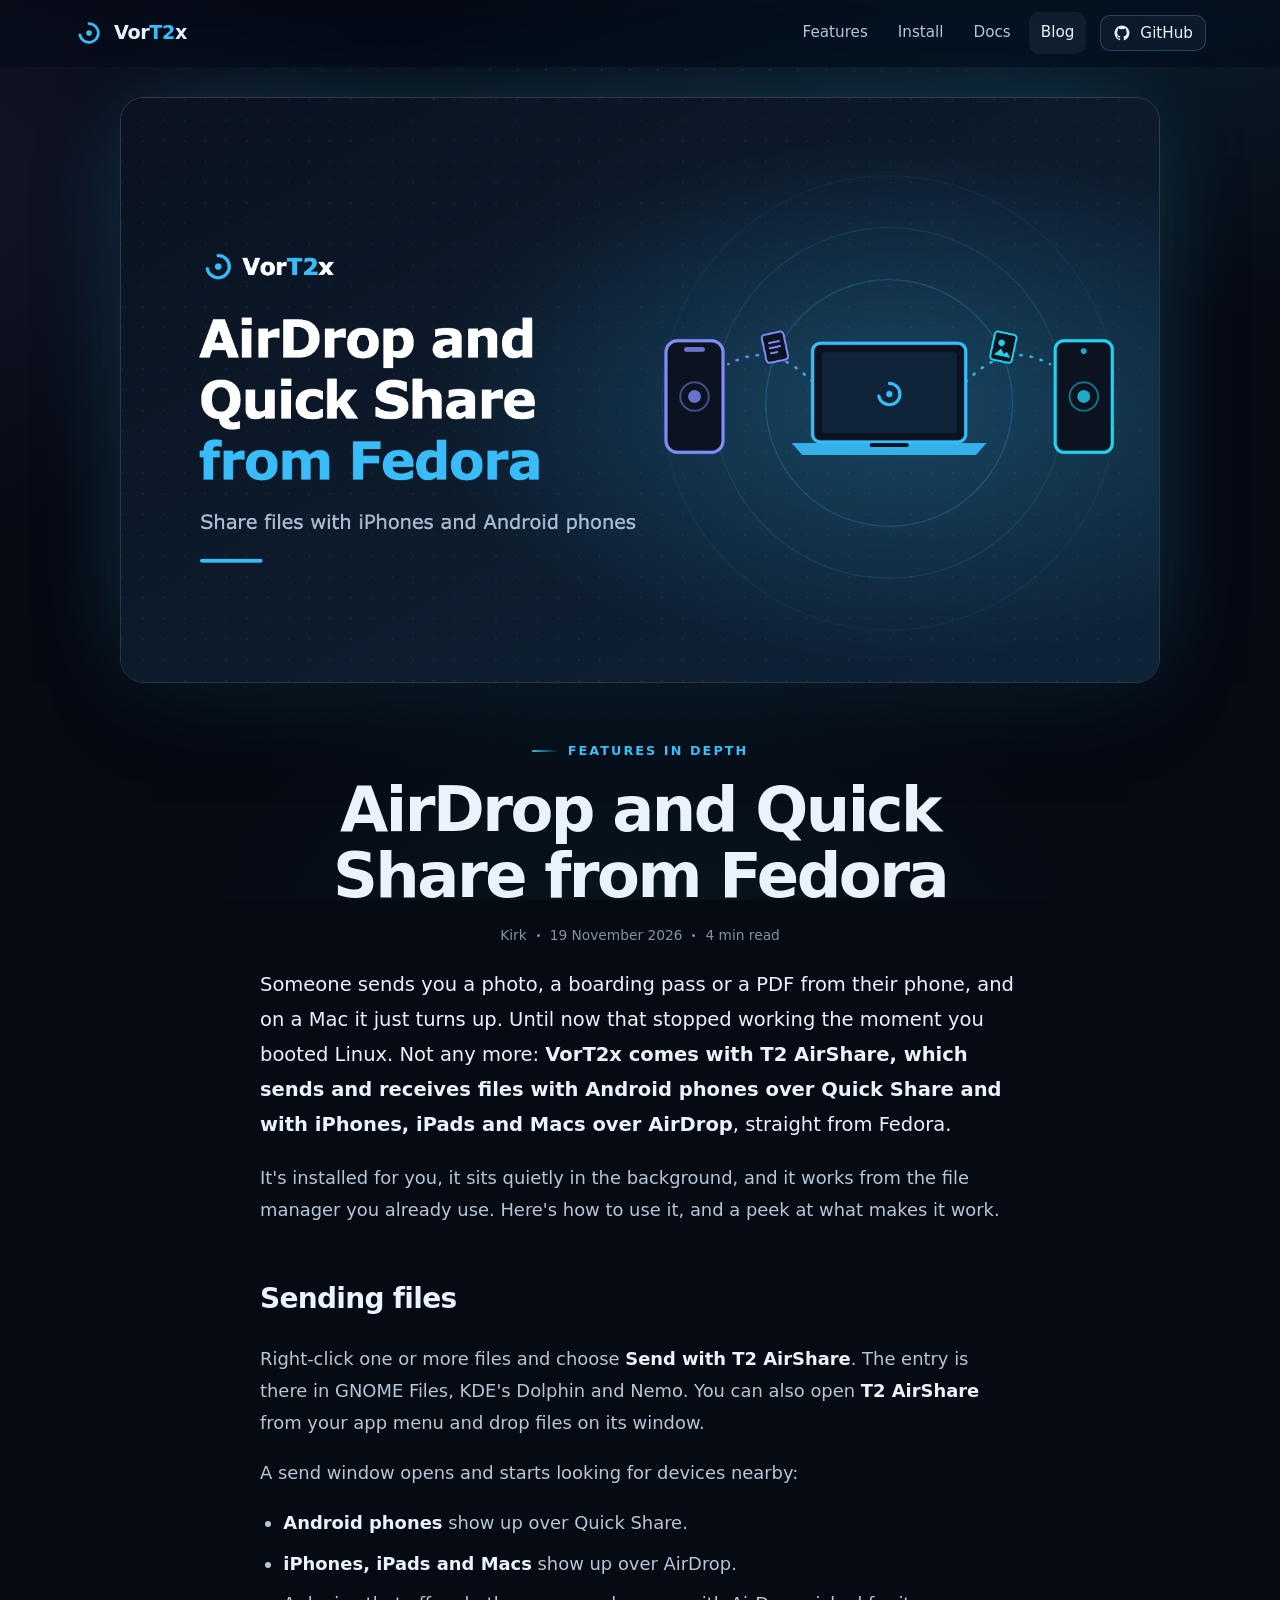
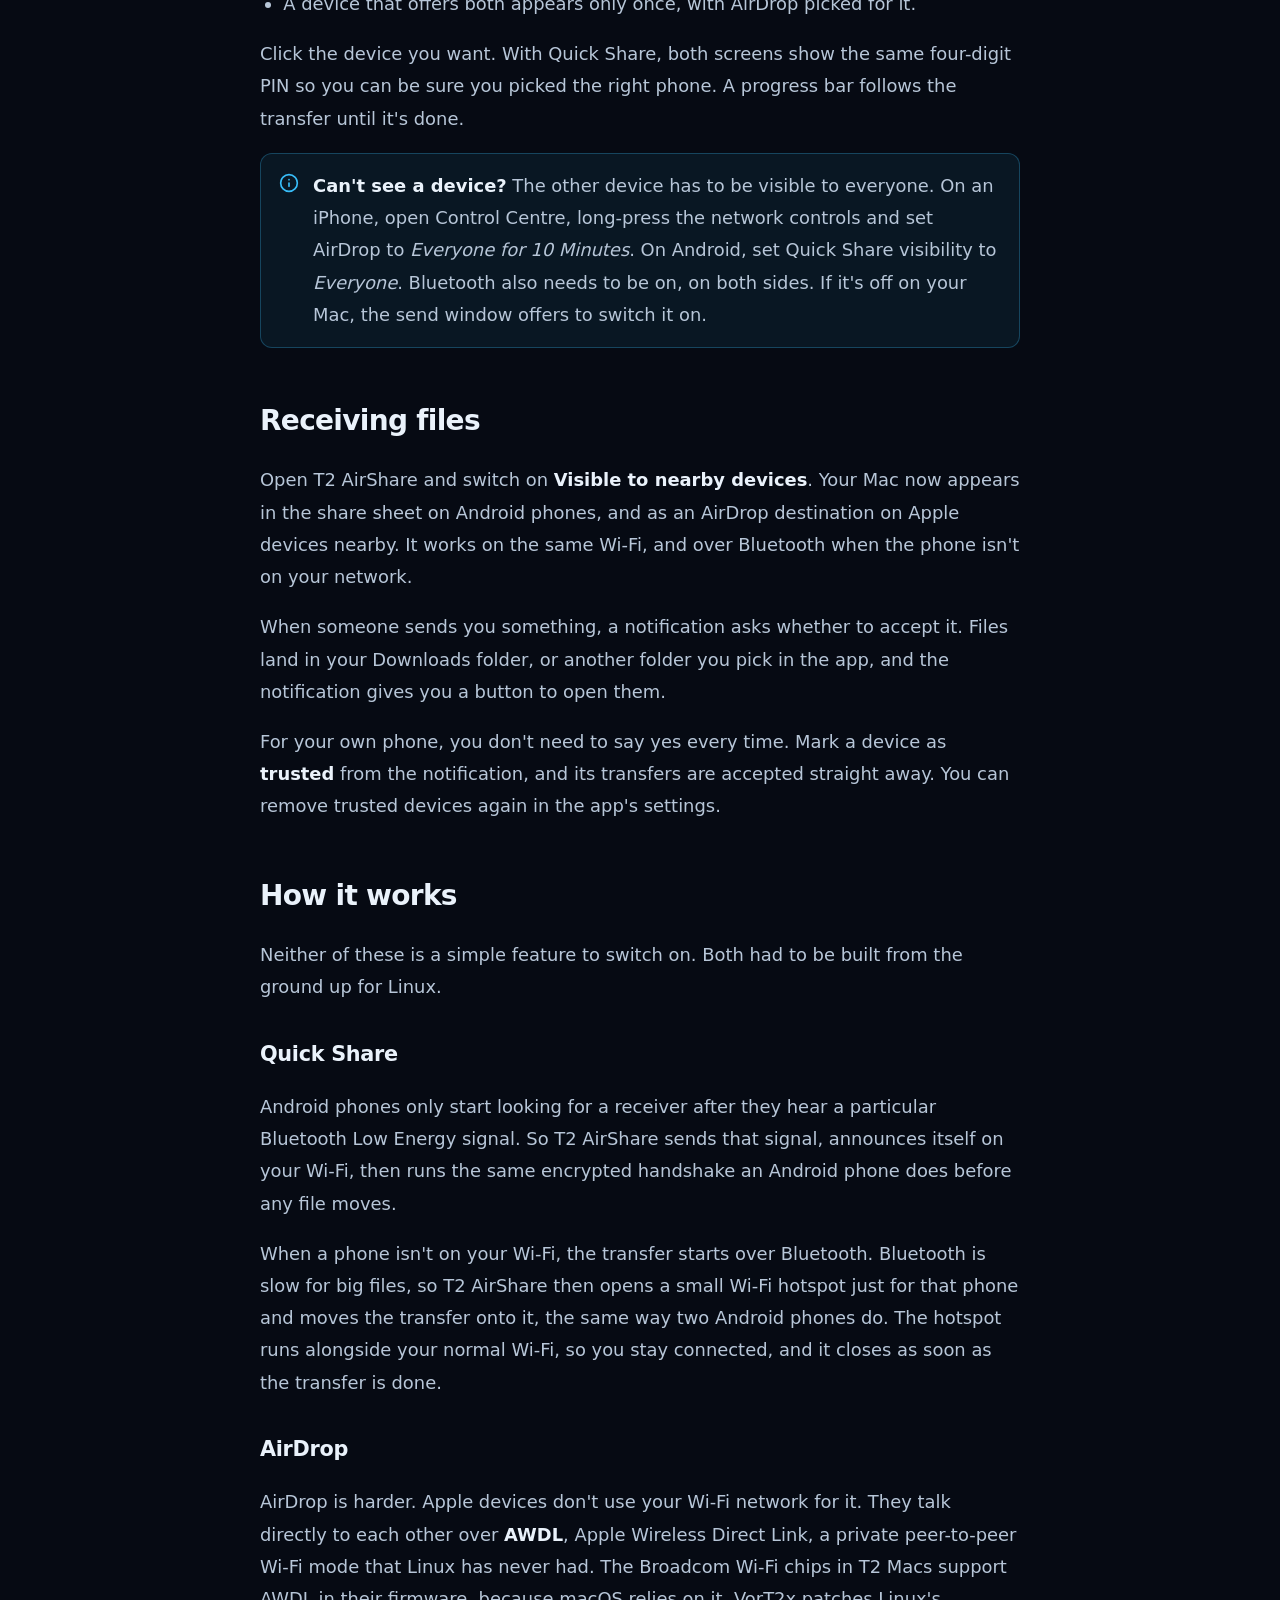
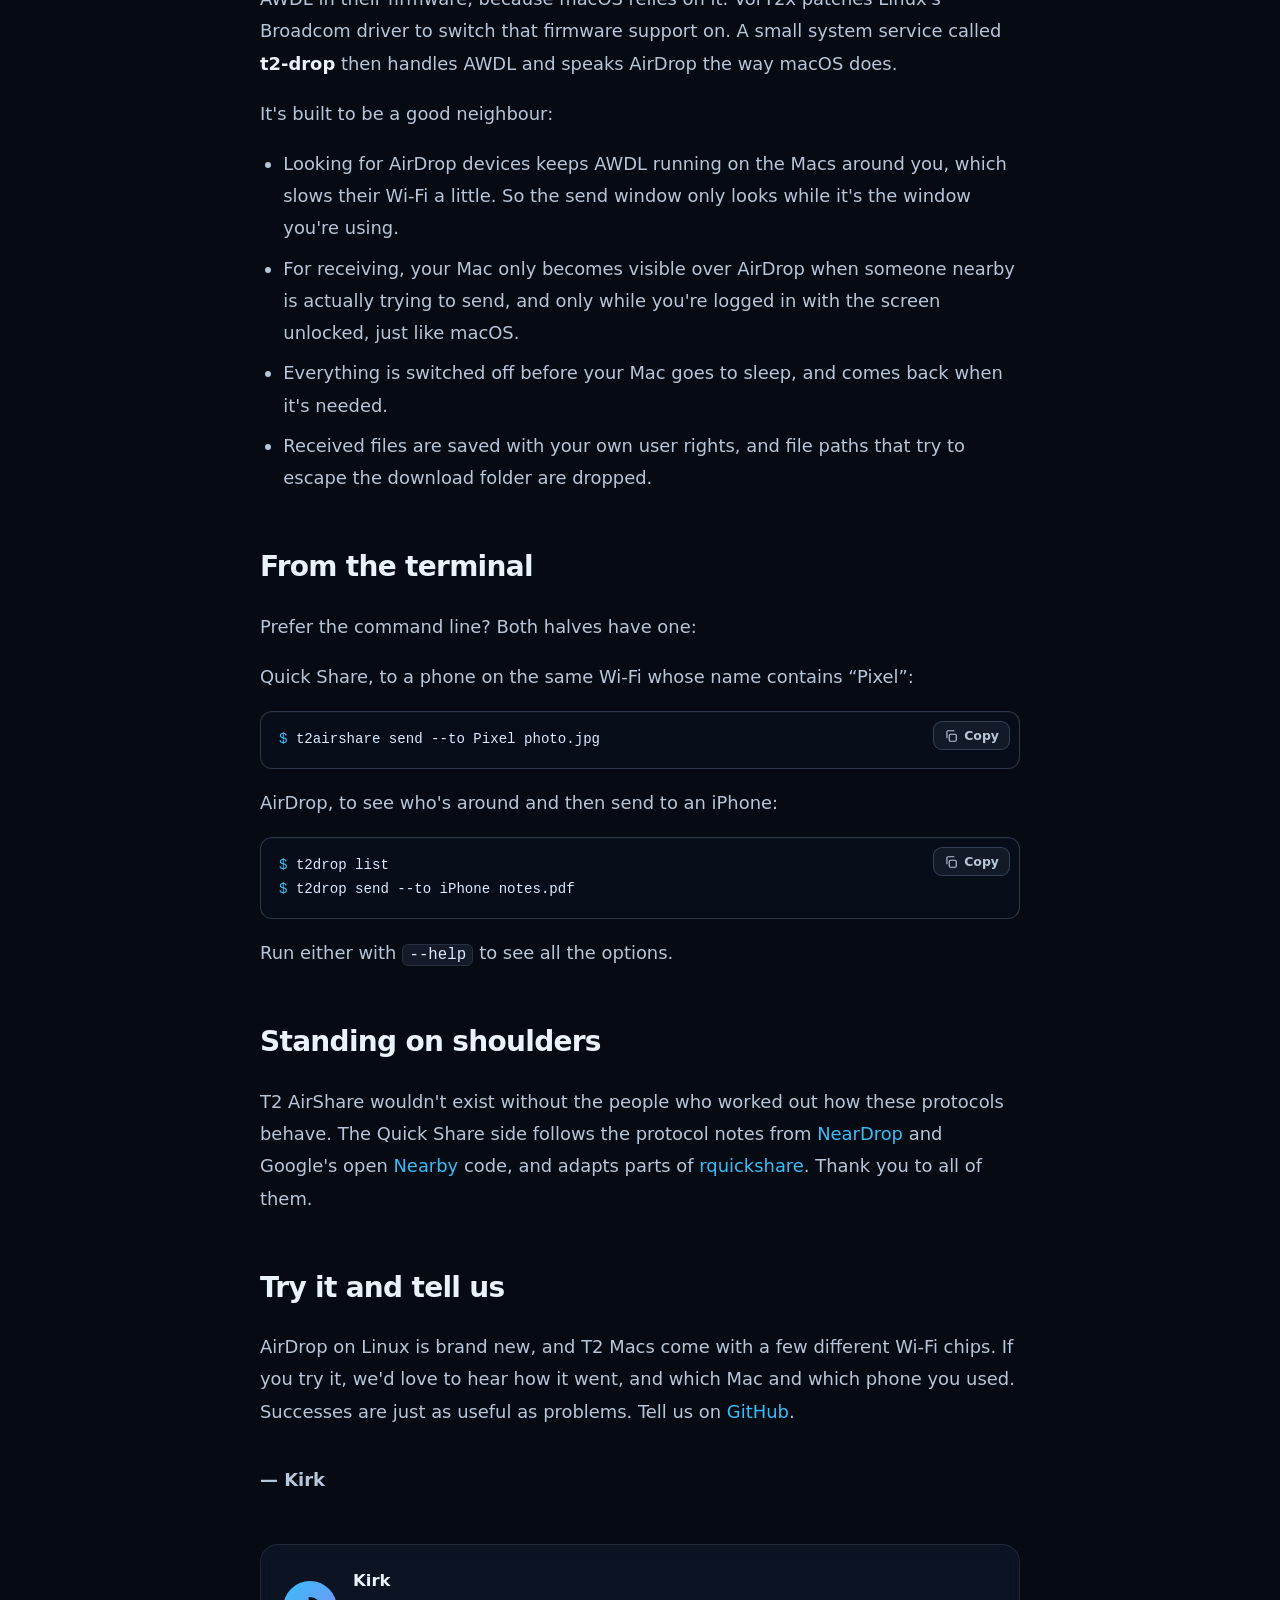
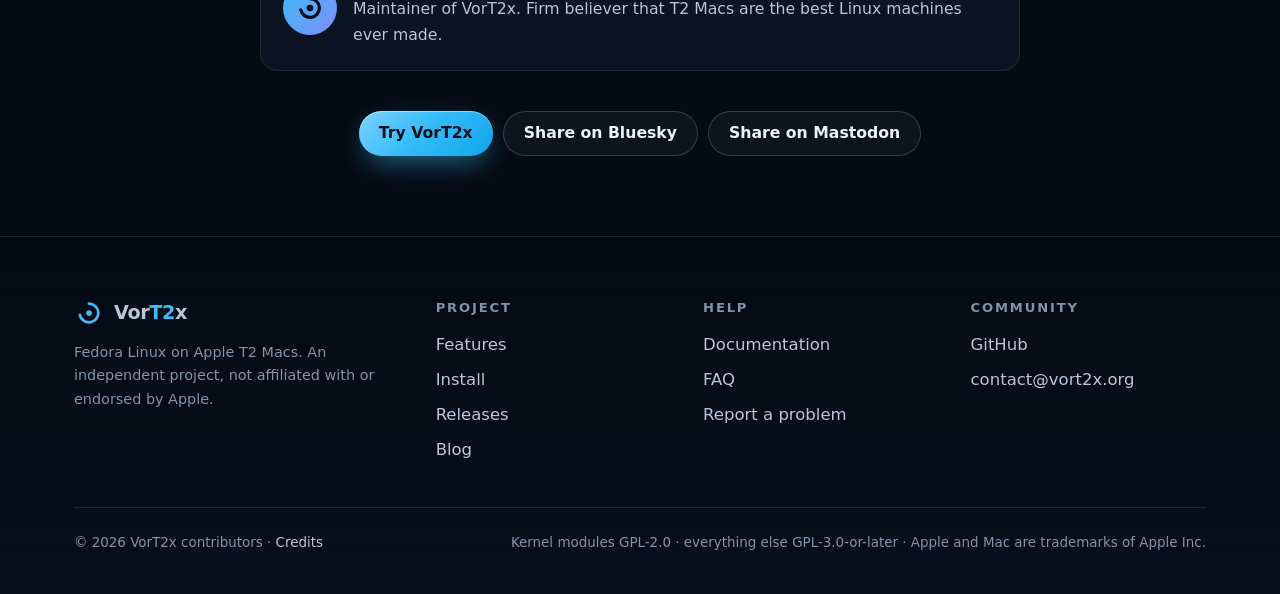
<file: blog/airdrop-and-quick-share-from-fedora.html>
<!doctype html>
<html lang="en" class="no-js">
<head>
<meta charset="utf-8">
<meta name="viewport" content="width=device-width, initial-scale=1">
<title>AirDrop and Quick Share from Fedora · VorT2x Blog</title>
<meta name="description" content="T2 AirShare lets your T2 Mac running Fedora send and receive files with iPhones over AirDrop and Android phones over Quick Share. Here's how to use it and how it works.">
<link rel="canonical" href="https://vort2x.org/blog/airdrop-and-quick-share-from-fedora.html">
<meta name="theme-color" content="#060a13">
<link rel="icon" href="/assets/favicon.svg" type="image/svg+xml">
<meta property="og:type" content="article">
<meta property="og:site_name" content="VorT2x">
<meta property="og:title" content="AirDrop and Quick Share from Fedora · VorT2x Blog">
<meta property="og:description" content="T2 AirShare lets your T2 Mac running Fedora send and receive files with iPhones over AirDrop and Android phones over Quick Share. Here's how to use it and how it works.">
<meta property="og:url" content="https://vort2x.org/blog/airdrop-and-quick-share-from-fedora.html">
<meta property="og:image" content="https://vort2x.org/blog/airdrop-and-quick-share-from-fedora-hero.png">
<meta name="twitter:card" content="summary_large_image">
<link rel="stylesheet" href="/assets/site.css">
<meta property="article:published_time" content="2026-11-19">
<meta property="article:section" content="Features in depth">
<meta property="article:tag" content="Features in depth">
<script type="application/ld+json">{"@context": "https://schema.org", "@type": "BlogPosting", "headline": "AirDrop and Quick Share from Fedora", "description": "T2 AirShare lets your T2 Mac running Fedora send and receive files with iPhones over AirDrop and Android phones over Quick Share. Here's how to use it and how it works.", "image": "https://vort2x.org/blog/airdrop-and-quick-share-from-fedora-hero.png", "datePublished": "2026-11-19", "dateModified": "2026-11-19", "author": {"@type": "Person", "name": "Kirk"}, "articleSection": "Features in depth", "keywords": "Features in depth, AirDrop, Quick Share, T2 AirShare", "publisher": {"@type": "Organization", "name": "VorT2x", "url": "https://vort2x.org/"}, "mainEntityOfPage": "https://vort2x.org/blog/airdrop-and-quick-share-from-fedora.html"}</script>
<script defer src="/assets/site.js"></script>
</head>
<body>
<a class="skip" href="#main">Skip to content</a>
<div class="ambient" aria-hidden="true"></div>

<header class="nav">
  <div class="wrap">
    <a class="brand" href="/" aria-label="VorT2x home">
      <svg viewBox="0 0 64 64" aria-hidden="true"><path d="M32 12a20 20 0 1 1-19.6 24" fill="none" stroke="#38bdf8" stroke-width="6" stroke-linecap="round"/><circle cx="32" cy="32" r="6" fill="#38bdf8"/></svg>
      <span>Vor<b>T2</b>x</span>
    </a>
    <button class="nav-toggle" type="button" aria-label="Menu" aria-expanded="false"><svg width="20" height="20" viewBox="0 0 24 24" fill="none" stroke="currentColor" stroke-width="2" stroke-linecap="round"><path d="M4 7h16M4 12h16M4 17h16"/></svg></button>
    <nav class="nav-links" aria-label="Main">
      <a href="/#features">Features</a>
      <a href="/#install">Install</a>
      <a href="/documentation.html">Docs</a>
      <a href="/blog/" aria-current="page">Blog</a>
      <a class="btn btn-sm btn-github" href="https://github.com/vorT2x-linux/vort2x"><svg viewBox="0 0 24 24" fill="currentColor" aria-hidden="true"><path d="M12 2a10 10 0 0 0-3.2 19.5c.5.1.7-.2.7-.5v-1.7c-2.8.6-3.4-1.3-3.4-1.3-.5-1.2-1.1-1.5-1.1-1.5-.9-.6.1-.6.1-.6 1 .1 1.5 1 1.5 1 .9 1.5 2.3 1.1 2.9.8.1-.6.3-1.1.6-1.3-2.2-.3-4.6-1.1-4.6-5 0-1.1.4-2 1-2.7-.1-.3-.4-1.3.1-2.7 0 0 .8-.3 2.8 1a9.7 9.7 0 0 1 5 0c1.9-1.3 2.8-1 2.8-1 .5 1.4.2 2.4.1 2.7.6.7 1 1.6 1 2.7 0 3.9-2.3 4.7-4.6 5 .4.3.7.9.7 1.9V21c0 .3.2.6.7.5A10 10 0 0 0 12 2z"/></svg>GitHub</a>
    </nav>
  </div>
</header>

<main id="main">
<div class="progress" aria-hidden="true"></div>
<div class="wrap">
  <figure class="article-hero reveal"><img src="/blog/airdrop-and-quick-share-from-fedora-hero.png" alt="A MacBook between an iPhone and an Android phone, with files moving to each, next to the words AirDrop and Quick Share from Fedora" width="1600" height="900"></figure>
  <article class="article">
    <div style="text-align:center"><a class="eyebrow" href="/blog/?tag=features">Features in depth</a></div>
    <h1>AirDrop and Quick Share from Fedora</h1>
    <div class="meta"><span>Kirk</span><span class="dot"></span><time datetime="2026-11-19">19 November 2026</time><span class="dot"></span><span>4 min read</span></div>
    <div class="body">
      <p>Someone sends you a photo, a boarding pass or a PDF from their phone, and on a Mac it just turns up. Until now that stopped working the moment you booted Linux. Not any more: <strong>VorT2x comes with T2 AirShare, which sends and receives files with Android phones over Quick Share and with iPhones, iPads and Macs over AirDrop</strong>, straight from Fedora.</p>
      <p>It's installed for you, it sits quietly in the background, and it works from the file manager you already use. Here's how to use it, and a peek at what makes it work.</p>

      <h2>Sending files</h2>
      <p>Right-click one or more files and choose <strong>Send with T2 AirShare</strong>. The entry is there in GNOME Files, KDE's Dolphin and Nemo. You can also open <strong>T2 AirShare</strong> from your app menu and drop files on its window.</p>
      <p>A send window opens and starts looking for devices nearby:</p>
      <ul>
        <li><strong>Android phones</strong> show up over Quick Share.</li>
        <li><strong>iPhones, iPads and Macs</strong> show up over AirDrop.</li>
        <li>A device that offers both appears only once, with AirDrop picked for it.</li>
      </ul>
      <p>Click the device you want. With Quick Share, both screens show the same four-digit PIN so you can be sure you picked the right phone. A progress bar follows the transfer until it's done.</p>
      <div class="callout"><svg viewBox="0 0 24 24" fill="none" stroke="currentColor" stroke-width="2" stroke-linecap="round" stroke-linejoin="round" aria-hidden="true"><circle cx="12" cy="12" r="10"/><path d="M12 16v-4M12 8h.01"/></svg><p><strong>Can't see a device?</strong> The other device has to be visible to everyone. On an iPhone, open Control Centre, long-press the network controls and set AirDrop to <em>Everyone for 10 Minutes</em>. On Android, set Quick Share visibility to <em>Everyone</em>. Bluetooth also needs to be on, on both sides. If it's off on your Mac, the send window offers to switch it on.</p></div>

      <h2>Receiving files</h2>
      <p>Open T2 AirShare and switch on <strong>Visible to nearby devices</strong>. Your Mac now appears in the share sheet on Android phones, and as an AirDrop destination on Apple devices nearby. It works on the same Wi-Fi, and over Bluetooth when the phone isn't on your network.</p>
      <p>When someone sends you something, a notification asks whether to accept it. Files land in your Downloads folder, or another folder you pick in the app, and the notification gives you a button to open them.</p>
      <p>For your own phone, you don't need to say yes every time. Mark a device as <strong>trusted</strong> from the notification, and its transfers are accepted straight away. You can remove trusted devices again in the app's settings.</p>

      <h2>How it works</h2>
      <p>Neither of these is a simple feature to switch on. Both had to be built from the ground up for Linux.</p>
      <h3>Quick Share</h3>
      <p>Android phones only start looking for a receiver after they hear a particular Bluetooth Low Energy signal. So T2 AirShare sends that signal, announces itself on your Wi-Fi, then runs the same encrypted handshake an Android phone does before any file moves.</p>
      <p>When a phone isn't on your Wi-Fi, the transfer starts over Bluetooth. Bluetooth is slow for big files, so T2 AirShare then opens a small Wi-Fi hotspot just for that phone and moves the transfer onto it, the same way two Android phones do. The hotspot runs alongside your normal Wi-Fi, so you stay connected, and it closes as soon as the transfer is done.</p>
      <h3>AirDrop</h3>
      <p>AirDrop is harder. Apple devices don't use your Wi-Fi network for it. They talk directly to each other over <strong>AWDL</strong>, Apple Wireless Direct Link, a private peer-to-peer Wi-Fi mode that Linux has never had. The Broadcom Wi-Fi chips in T2 Macs support AWDL in their firmware, because macOS relies on it. VorT2x patches Linux's Broadcom driver to switch that firmware support on. A small system service called <strong>t2-drop</strong> then handles AWDL and speaks AirDrop the way macOS does.</p>
      <p>It's built to be a good neighbour:</p>
      <ul>
        <li>Looking for AirDrop devices keeps AWDL running on the Macs around you, which slows their Wi-Fi a little. So the send window only looks while it's the window you're using.</li>
        <li>For receiving, your Mac only becomes visible over AirDrop when someone nearby is actually trying to send, and only while you're logged in with the screen unlocked, just like macOS.</li>
        <li>Everything is switched off before your Mac goes to sleep, and comes back when it's needed.</li>
        <li>Received files are saved with your own user rights, and file paths that try to escape the download folder are dropped.</li>
      </ul>

      <h2>From the terminal</h2>
      <p>Prefer the command line? Both halves have one:</p>
<p>Quick Share, to a phone on the same Wi-Fi whose name contains “Pixel”:</p>
      <div class="code"><pre><span class="p">$ </span><span class="cmd">t2airshare send --to Pixel photo.jpg</span></pre></div>
      <p>AirDrop, to see who's around and then send to an iPhone:</p>
      <div class="code"><pre><span class="p">$ </span><span class="cmd">t2drop list</span>
<span class="p">$ </span><span class="cmd">t2drop send --to iPhone notes.pdf</span></pre></div>
      <p>Run either with <code>--help</code> to see all the options.</p>

      <h2>Standing on shoulders</h2>
      <p>T2 AirShare wouldn't exist without the people who worked out how these protocols behave. The Quick Share side follows the protocol notes from <a href="https://github.com/grishka/NearDrop">NearDrop</a> and Google's open <a href="https://github.com/google/nearby">Nearby</a> code, and adapts parts of <a href="https://github.com/Martichou/rquickshare">rquickshare</a>. Thank you to all of them.</p>

      <h2>Try it and tell us</h2>
      <p>AirDrop on Linux is brand new, and T2 Macs come with a few different Wi-Fi chips. If you try it, we'd love to hear how it went, and which Mac and which phone you used. Successes are just as useful as problems. Tell us on <a href="https://github.com/vorT2x-linux/vort2x/issues">GitHub</a>.</p>
      <p class="sign">— Kirk</p>
    </div>

    <div class="card author">
      <div class="avatar"><svg viewBox="0 0 64 64" aria-hidden="true"><path d="M32 12a20 20 0 1 1-19.6 24" fill="none" stroke="currentColor" stroke-width="7" stroke-linecap="round"/><circle cx="32" cy="32" r="7" fill="currentColor"/></svg></div>
      <div><strong>Kirk</strong><p style="margin:2px 0 0">Maintainer of VorT2x. Firm believer that T2 Macs are the best Linux machines ever made.</p></div>
    </div>

    <div class="share">
      <a class="btn btn-primary" href="/#install">Try VorT2x</a>
      <a class="btn" href="https://bsky.app/intent/compose?text=AirDrop%20and%20Quick%20Share%20from%20Fedora%3A%20send%20files%20between%20Linux%20on%20T2%20Macs%20and%20iPhones%20or%20Android%20phones%20https%3A%2F%2Fvort2x.org%2Fblog%2Fairdrop-and-quick-share-from-fedora.html">Share on Bluesky</a>
      <a class="btn" href="https://mastodonshare.com/?text=AirDrop%20and%20Quick%20Share%20from%20Fedora%3A%20send%20files%20between%20Linux%20on%20T2%20Macs%20and%20iPhones%20or%20Android%20phones&amp;url=https%3A%2F%2Fvort2x.org%2Fblog%2Fairdrop-and-quick-share-from-fedora.html">Share on Mastodon</a>
    </div>
  </article>
</div>

</main>

<footer class="footer">
  <div class="wrap">
    <div class="footer-grid">
      <div>
        <a class="brand" href="/"><svg viewBox="0 0 64 64" aria-hidden="true"><path d="M32 12a20 20 0 1 1-19.6 24" fill="none" stroke="#38bdf8" stroke-width="6" stroke-linecap="round"/><circle cx="32" cy="32" r="6" fill="#38bdf8"/></svg><span>Vor<b>T2</b>x</span></a>
        <p>Fedora Linux on Apple T2 Macs. An independent project, not affiliated with or endorsed by Apple.</p>
      </div>
      <div><h4>Project</h4><ul><li><a href="/#features">Features</a></li><li><a href="/#install">Install</a></li><li><a href="https://github.com/vorT2x-linux/vort2x/releases">Releases</a></li><li><a href="/blog/">Blog</a></li></ul></div>
      <div><h4>Help</h4><ul><li><a href="/documentation.html">Documentation</a></li><li><a href="/#faq">FAQ</a></li><li><a href="https://github.com/vorT2x-linux/vort2x/issues">Report a problem</a></li></ul></div>
      <div><h4>Community</h4><ul><li><a href="https://github.com/vorT2x-linux/vort2x">GitHub</a></li><li><a href="mailto:contact@vort2x.org">contact@vort2x.org</a></li></ul></div>
    </div>
    <div class="legal">
      <span>© <span data-year>2026</span> VorT2x contributors · <a href="https://github.com/vorT2x-linux/vort2x/blob/main/NOTICE">Credits</a></span>
      <span>Kernel modules GPL-2.0 · everything else GPL-3.0-or-later · Apple and Mac are trademarks of Apple Inc.</span>
    </div>
  </div>
</footer>
</body>
</html>
</file>
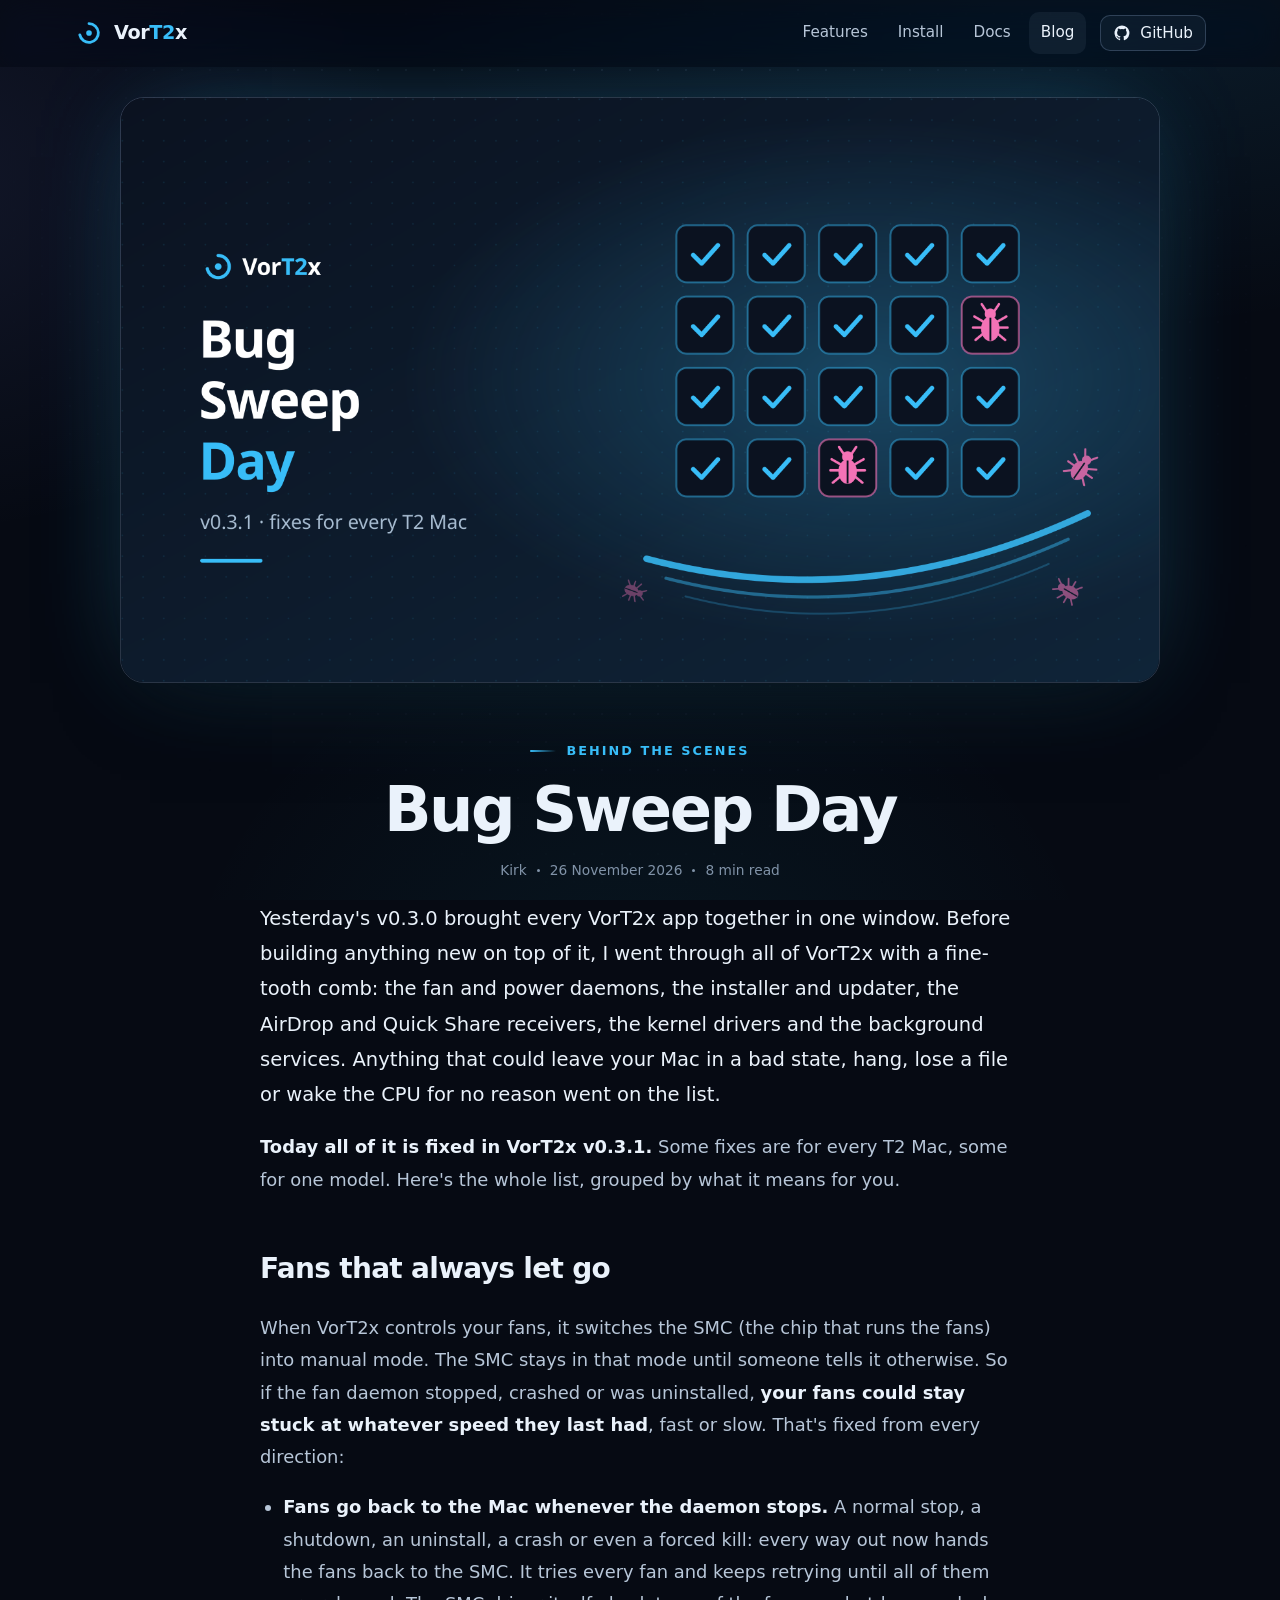
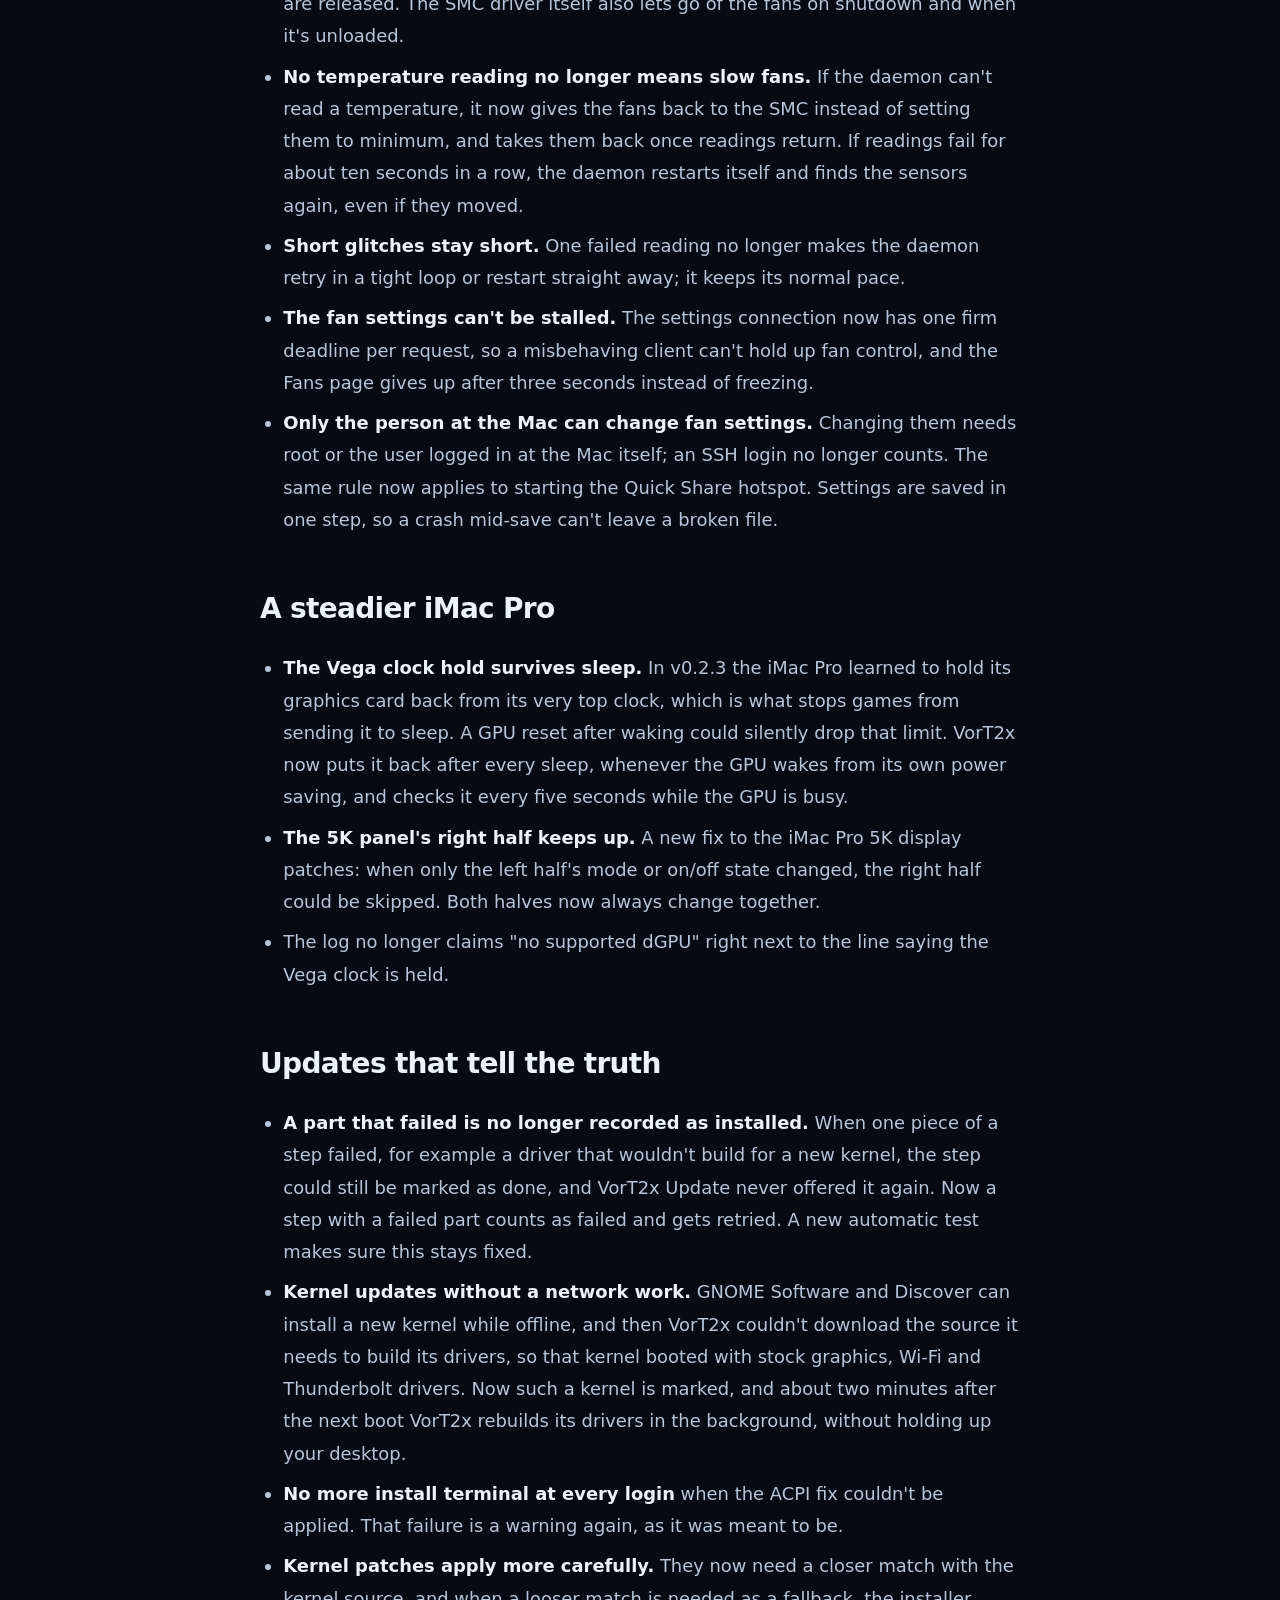
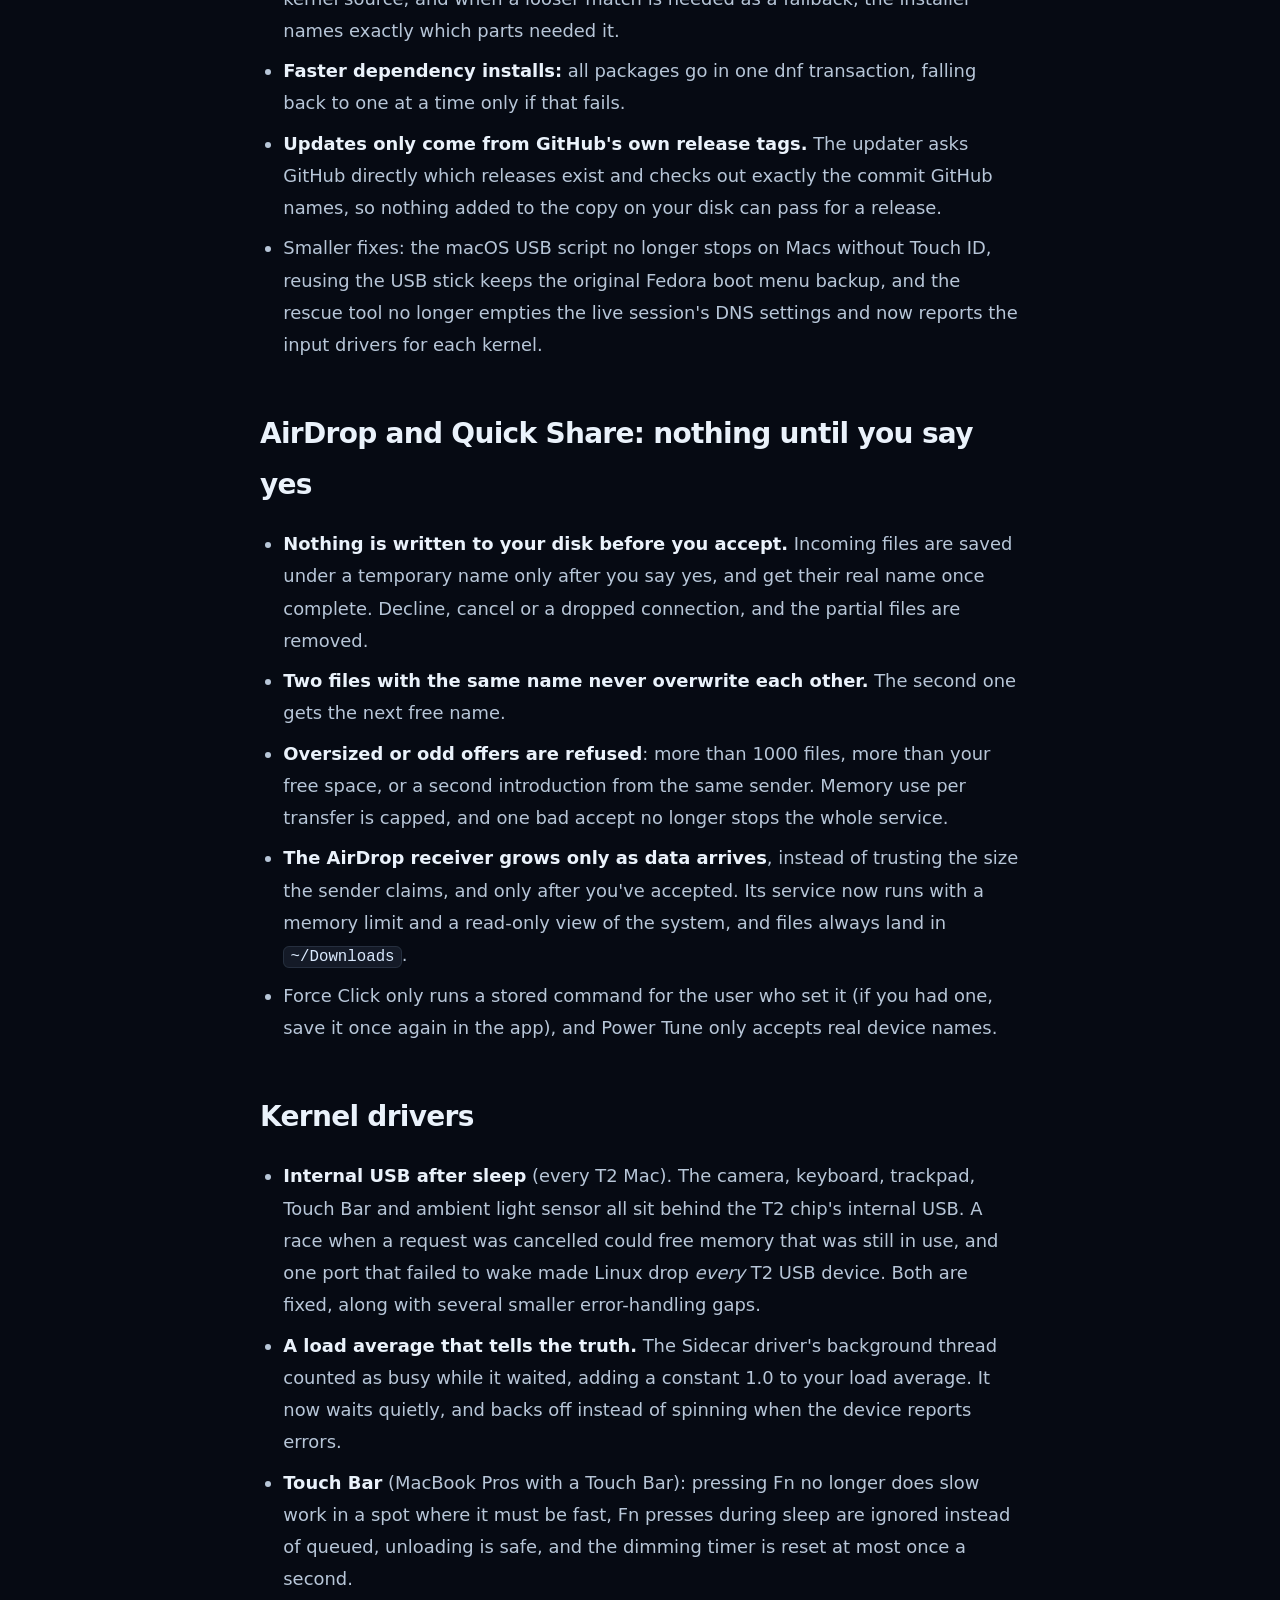
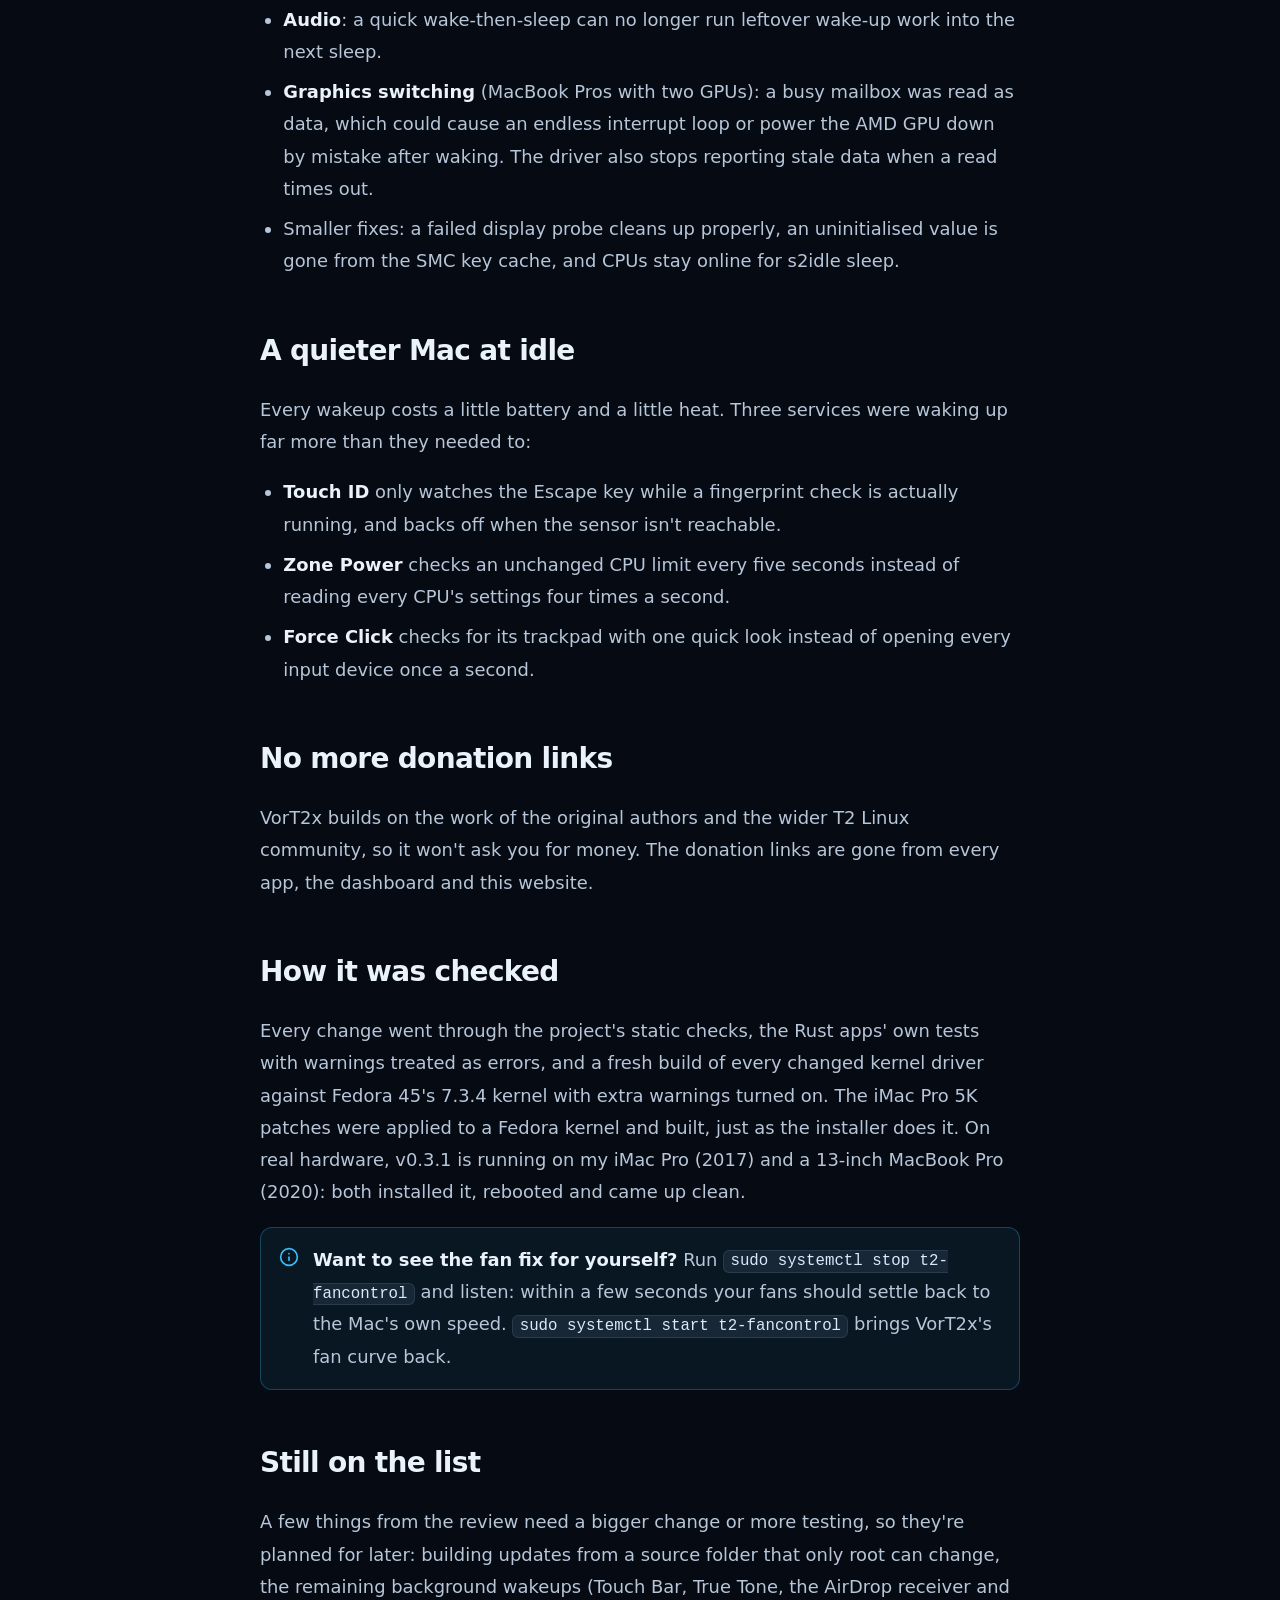
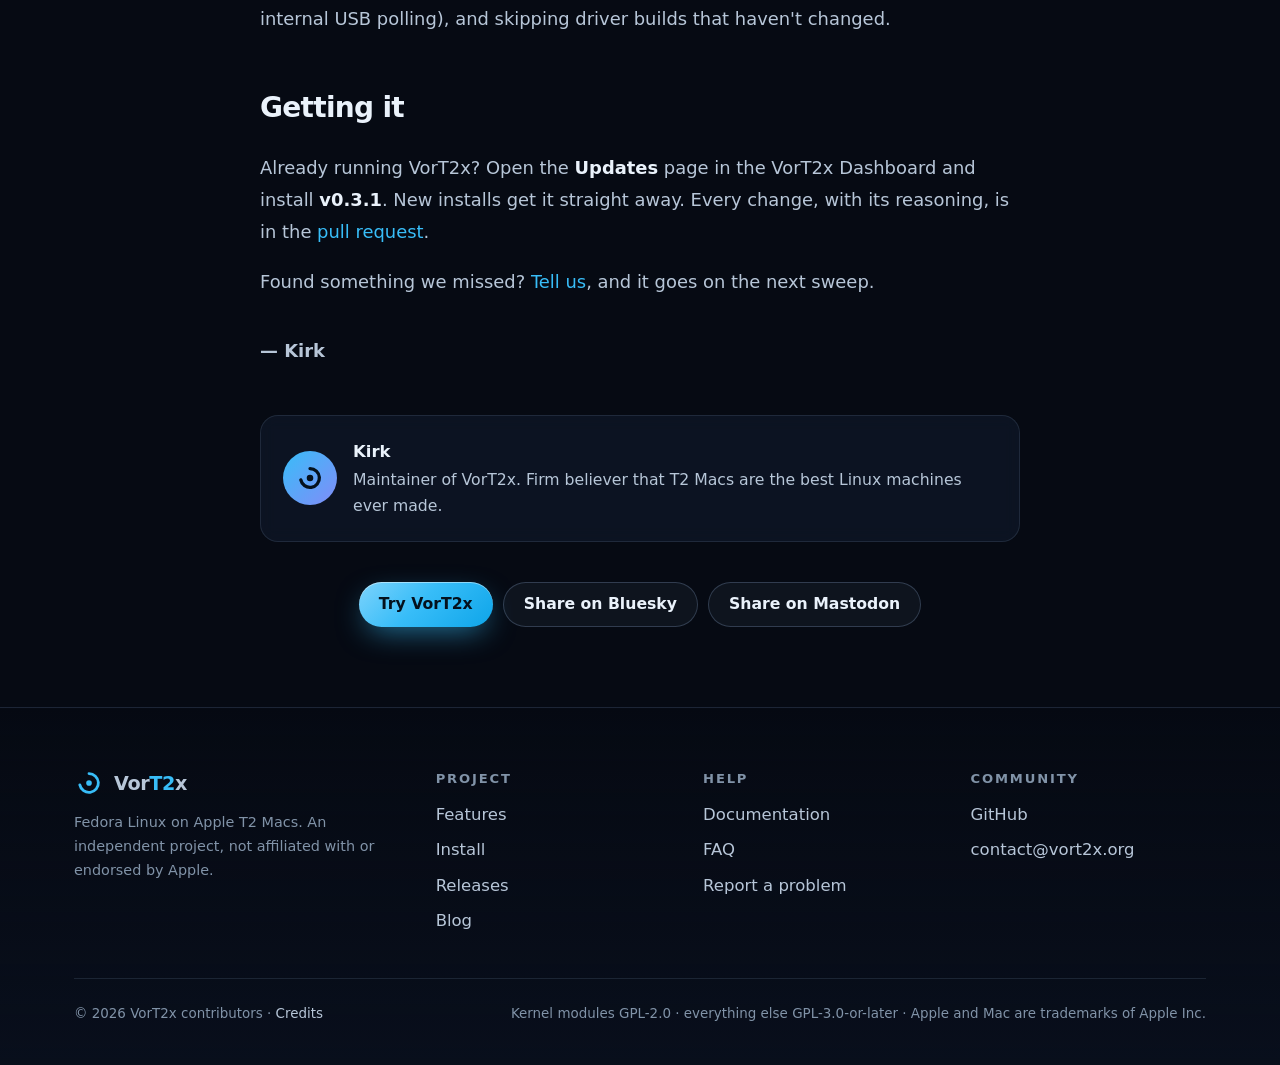
<file: blog/bug-sweep-day.html>
<!doctype html>
<html lang="en" class="no-js">
<head>
<meta charset="utf-8">
<meta name="viewport" content="width=device-width, initial-scale=1">
<title>Bug Sweep Day · VorT2x Blog</title>
<meta name="description" content="VorT2x v0.3.1 is a bug sweep: fans that always go back to the Mac, honest updates, safer AirDrop and Quick Share, sturdier kernel drivers and a quieter Mac at idle. Here's every fix.">
<link rel="canonical" href="https://vort2x.org/blog/bug-sweep-day.html">
<meta name="theme-color" content="#060a13">
<link rel="icon" href="/assets/favicon.svg" type="image/svg+xml">
<meta property="og:type" content="article">
<meta property="og:site_name" content="VorT2x">
<meta property="og:title" content="Bug Sweep Day · VorT2x Blog">
<meta property="og:description" content="VorT2x v0.3.1 is a bug sweep: fans that always go back to the Mac, honest updates, safer AirDrop and Quick Share, sturdier kernel drivers and a quieter Mac at idle. Here's every fix.">
<meta property="og:url" content="https://vort2x.org/blog/bug-sweep-day.html">
<meta property="og:image" content="https://vort2x.org/blog/bug-sweep-day-hero.png">
<meta name="twitter:card" content="summary_large_image">
<link rel="stylesheet" href="/assets/site.css">
<meta property="article:published_time" content="2026-11-26">
<meta property="article:section" content="Behind the scenes">
<meta property="article:tag" content="Behind the scenes">
<script type="application/ld+json">{"@context": "https://schema.org", "@type": "BlogPosting", "headline": "Bug Sweep Day", "description": "VorT2x v0.3.1 is a bug sweep: fans that always go back to the Mac, honest updates, safer AirDrop and Quick Share, sturdier kernel drivers and a quieter Mac at idle. Here's every fix.", "image": "https://vort2x.org/blog/bug-sweep-day-hero.png", "datePublished": "2026-11-26", "dateModified": "2026-11-26", "author": {"@type": "Person", "name": "Kirk"}, "articleSection": "Behind the scenes", "keywords": "Behind the scenes, bug fixes, fan control, AirDrop, Quick Share, kernel drivers, iMac Pro, MacBook Pro", "publisher": {"@type": "Organization", "name": "VorT2x", "url": "https://vort2x.org/"}, "mainEntityOfPage": "https://vort2x.org/blog/bug-sweep-day.html"}</script>
<script defer src="/assets/site.js"></script>
</head>
<body>
<a class="skip" href="#main">Skip to content</a>
<div class="ambient" aria-hidden="true"></div>

<header class="nav">
  <div class="wrap">
    <a class="brand" href="/" aria-label="VorT2x home">
      <svg viewBox="0 0 64 64" aria-hidden="true"><path d="M32 12a20 20 0 1 1-19.6 24" fill="none" stroke="#38bdf8" stroke-width="6" stroke-linecap="round"/><circle cx="32" cy="32" r="6" fill="#38bdf8"/></svg>
      <span>Vor<b>T2</b>x</span>
    </a>
    <button class="nav-toggle" type="button" aria-label="Menu" aria-expanded="false"><svg width="20" height="20" viewBox="0 0 24 24" fill="none" stroke="currentColor" stroke-width="2" stroke-linecap="round"><path d="M4 7h16M4 12h16M4 17h16"/></svg></button>
    <nav class="nav-links" aria-label="Main">
      <a href="/#features">Features</a>
      <a href="/#install">Install</a>
      <a href="/documentation.html">Docs</a>
      <a href="/blog/" aria-current="page">Blog</a>
      <a class="btn btn-sm btn-github" href="https://github.com/vorT2x-linux/vort2x"><svg viewBox="0 0 24 24" fill="currentColor" aria-hidden="true"><path d="M12 2a10 10 0 0 0-3.2 19.5c.5.1.7-.2.7-.5v-1.7c-2.8.6-3.4-1.3-3.4-1.3-.5-1.2-1.1-1.5-1.1-1.5-.9-.6.1-.6.1-.6 1 .1 1.5 1 1.5 1 .9 1.5 2.3 1.1 2.9.8.1-.6.3-1.1.6-1.3-2.2-.3-4.6-1.1-4.6-5 0-1.1.4-2 1-2.7-.1-.3-.4-1.3.1-2.7 0 0 .8-.3 2.8 1a9.7 9.7 0 0 1 5 0c1.9-1.3 2.8-1 2.8-1 .5 1.4.2 2.4.1 2.7.6.7 1 1.6 1 2.7 0 3.9-2.3 4.7-4.6 5 .4.3.7.9.7 1.9V21c0 .3.2.6.7.5A10 10 0 0 0 12 2z"/></svg>GitHub</a>
    </nav>
  </div>
</header>

<main id="main">
<div class="progress" aria-hidden="true"></div>
<div class="wrap">
  <figure class="article-hero reveal"><img src="/blog/bug-sweep-day-hero.png" alt="A grid of tiles, nearly all ticked, with the last two bugs being swept off the edge, next to the words Bug Sweep Day, v0.3.1, fixes for every T2 Mac" width="1600" height="900"></figure>
  <article class="article">
    <div style="text-align:center"><a class="eyebrow" href="/blog/?tag=behind-the-scenes">Behind the scenes</a></div>
    <h1>Bug Sweep Day</h1>
    <div class="meta"><span>Kirk</span><span class="dot"></span><time datetime="2026-11-26">26 November 2026</time><span class="dot"></span><span>8 min read</span></div>
    <div class="body">
      <p>Yesterday's v0.3.0 brought every VorT2x app together in one window. Before building anything new on top of it, I went through all of VorT2x with a fine-tooth comb: the fan and power daemons, the installer and updater, the AirDrop and Quick Share receivers, the kernel drivers and the background services. Anything that could leave your Mac in a bad state, hang, lose a file or wake the CPU for no reason went on the list.</p>
      <p><strong>Today all of it is fixed in VorT2x v0.3.1.</strong> Some fixes are for every T2 Mac, some for one model. Here's the whole list, grouped by what it means for you.</p>

      <h2>Fans that always let go</h2>
      <p>When VorT2x controls your fans, it switches the SMC (the chip that runs the fans) into manual mode. The SMC stays in that mode until someone tells it otherwise. So if the fan daemon stopped, crashed or was uninstalled, <strong>your fans could stay stuck at whatever speed they last had</strong>, fast or slow. That's fixed from every direction:</p>
      <ul>
        <li><strong>Fans go back to the Mac whenever the daemon stops.</strong> A normal stop, a shutdown, an uninstall, a crash or even a forced kill: every way out now hands the fans back to the SMC. It tries every fan and keeps retrying until all of them are released. The SMC driver itself also lets go of the fans on shutdown and when it's unloaded.</li>
        <li><strong>No temperature reading no longer means slow fans.</strong> If the daemon can't read a temperature, it now gives the fans back to the SMC instead of setting them to minimum, and takes them back once readings return. If readings fail for about ten seconds in a row, the daemon restarts itself and finds the sensors again, even if they moved.</li>
        <li><strong>Short glitches stay short.</strong> One failed reading no longer makes the daemon retry in a tight loop or restart straight away; it keeps its normal pace.</li>
        <li><strong>The fan settings can't be stalled.</strong> The settings connection now has one firm deadline per request, so a misbehaving client can't hold up fan control, and the Fans page gives up after three seconds instead of freezing.</li>
        <li><strong>Only the person at the Mac can change fan settings.</strong> Changing them needs root or the user logged in at the Mac itself; an SSH login no longer counts. The same rule now applies to starting the Quick Share hotspot. Settings are saved in one step, so a crash mid-save can't leave a broken file.</li>
      </ul>

      <h2>A steadier iMac Pro</h2>
      <ul>
        <li><strong>The Vega clock hold survives sleep.</strong> In v0.2.3 the iMac Pro learned to hold its graphics card back from its very top clock, which is what stops games from sending it to sleep. A GPU reset after waking could silently drop that limit. VorT2x now puts it back after every sleep, whenever the GPU wakes from its own power saving, and checks it every five seconds while the GPU is busy.</li>
        <li><strong>The 5K panel's right half keeps up.</strong> A new fix to the iMac Pro 5K display patches: when only the left half's mode or on/off state changed, the right half could be skipped. Both halves now always change together.</li>
        <li>The log no longer claims "no supported dGPU" right next to the line saying the Vega clock is held.</li>
      </ul>

      <h2>Updates that tell the truth</h2>
      <ul>
        <li><strong>A part that failed is no longer recorded as installed.</strong> When one piece of a step failed, for example a driver that wouldn't build for a new kernel, the step could still be marked as done, and VorT2x Update never offered it again. Now a step with a failed part counts as failed and gets retried. A new automatic test makes sure this stays fixed.</li>
        <li><strong>Kernel updates without a network work.</strong> GNOME Software and Discover can install a new kernel while offline, and then VorT2x couldn't download the source it needs to build its drivers, so that kernel booted with stock graphics, Wi-Fi and Thunderbolt drivers. Now such a kernel is marked, and about two minutes after the next boot VorT2x rebuilds its drivers in the background, without holding up your desktop.</li>
        <li><strong>No more install terminal at every login</strong> when the ACPI fix couldn't be applied. That failure is a warning again, as it was meant to be.</li>
        <li><strong>Kernel patches apply more carefully.</strong> They now need a closer match with the kernel source, and when a looser match is needed as a fallback, the installer names exactly which parts needed it.</li>
        <li><strong>Faster dependency installs:</strong> all packages go in one dnf transaction, falling back to one at a time only if that fails.</li>
        <li><strong>Updates only come from GitHub's own release tags.</strong> The updater asks GitHub directly which releases exist and checks out exactly the commit GitHub names, so nothing added to the copy on your disk can pass for a release.</li>
        <li>Smaller fixes: the macOS USB script no longer stops on Macs without Touch ID, reusing the USB stick keeps the original Fedora boot menu backup, and the rescue tool no longer empties the live session's DNS settings and now reports the input drivers for each kernel.</li>
      </ul>

      <h2>AirDrop and Quick Share: nothing until you say yes</h2>
      <ul>
        <li><strong>Nothing is written to your disk before you accept.</strong> Incoming files are saved under a temporary name only after you say yes, and get their real name once complete. Decline, cancel or a dropped connection, and the partial files are removed.</li>
        <li><strong>Two files with the same name never overwrite each other.</strong> The second one gets the next free name.</li>
        <li><strong>Oversized or odd offers are refused</strong>: more than 1000 files, more than your free space, or a second introduction from the same sender. Memory use per transfer is capped, and one bad accept no longer stops the whole service.</li>
        <li><strong>The AirDrop receiver grows only as data arrives</strong>, instead of trusting the size the sender claims, and only after you've accepted. Its service now runs with a memory limit and a read-only view of the system, and files always land in <code>~/Downloads</code>.</li>
        <li>Force Click only runs a stored command for the user who set it (if you had one, save it once again in the app), and Power Tune only accepts real device names.</li>
      </ul>

      <h2>Kernel drivers</h2>
      <ul>
        <li><strong>Internal USB after sleep</strong> (every T2 Mac). The camera, keyboard, trackpad, Touch Bar and ambient light sensor all sit behind the T2 chip's internal USB. A race when a request was cancelled could free memory that was still in use, and one port that failed to wake made Linux drop <em>every</em> T2 USB device. Both are fixed, along with several smaller error-handling gaps.</li>
        <li><strong>A load average that tells the truth.</strong> The Sidecar driver's background thread counted as busy while it waited, adding a constant 1.0 to your load average. It now waits quietly, and backs off instead of spinning when the device reports errors.</li>
        <li><strong>Touch Bar</strong> (MacBook Pros with a Touch Bar): pressing Fn no longer does slow work in a spot where it must be fast, Fn presses during sleep are ignored instead of queued, unloading is safe, and the dimming timer is reset at most once a second.</li>
        <li><strong>Audio</strong>: a quick wake-then-sleep can no longer run leftover wake-up work into the next sleep.</li>
        <li><strong>Graphics switching</strong> (MacBook Pros with two GPUs): a busy mailbox was read as data, which could cause an endless interrupt loop or power the AMD GPU down by mistake after waking. The driver also stops reporting stale data when a read times out.</li>
        <li>Smaller fixes: a failed display probe cleans up properly, an uninitialised value is gone from the SMC key cache, and CPUs stay online for s2idle sleep.</li>
      </ul>

      <h2>A quieter Mac at idle</h2>
      <p>Every wakeup costs a little battery and a little heat. Three services were waking up far more than they needed to:</p>
      <ul>
        <li><strong>Touch ID</strong> only watches the Escape key while a fingerprint check is actually running, and backs off when the sensor isn't reachable.</li>
        <li><strong>Zone Power</strong> checks an unchanged CPU limit every five seconds instead of reading every CPU's settings four times a second.</li>
        <li><strong>Force Click</strong> checks for its trackpad with one quick look instead of opening every input device once a second.</li>
      </ul>

      <h2>No more donation links</h2>
      <p>VorT2x builds on the work of the original authors and the wider T2 Linux community, so it won't ask you for money. The donation links are gone from every app, the dashboard and this website.</p>

      <h2>How it was checked</h2>
      <p>Every change went through the project's static checks, the Rust apps' own tests with warnings treated as errors, and a fresh build of every changed kernel driver against Fedora 45's 7.3.4 kernel with extra warnings turned on. The iMac Pro 5K patches were applied to a Fedora kernel and built, just as the installer does it. On real hardware, v0.3.1 is running on my iMac Pro (2017) and a 13-inch MacBook Pro (2020): both installed it, rebooted and came up clean.</p>
      <div class="callout"><svg viewBox="0 0 24 24" fill="none" stroke="currentColor" stroke-width="2" stroke-linecap="round" stroke-linejoin="round" aria-hidden="true"><circle cx="12" cy="12" r="10"/><path d="M12 16v-4M12 8h.01"/></svg><p><strong>Want to see the fan fix for yourself?</strong> Run <code>sudo systemctl stop t2-fancontrol</code> and listen: within a few seconds your fans should settle back to the Mac's own speed. <code>sudo systemctl start t2-fancontrol</code> brings VorT2x's fan curve back.</p></div>

      <h2>Still on the list</h2>
      <p>A few things from the review need a bigger change or more testing, so they're planned for later: building updates from a source folder that only root can change, the remaining background wakeups (Touch Bar, True Tone, the AirDrop receiver and internal USB polling), and skipping driver builds that haven't changed.</p>

      <h2>Getting it</h2>
      <p>Already running VorT2x? Open the <strong>Updates</strong> page in the VorT2x Dashboard and install <a href="https://github.com/vorT2x-linux/vort2x/releases/tag/v0.3.1"><strong>v0.3.1</strong></a>. New installs get it straight away. Every change, with its reasoning, is in the <a href="https://github.com/vorT2x-linux/vort2x/pull/12">pull request</a>.</p>
      <p>Found something we missed? <a href="https://github.com/vorT2x-linux/vort2x/issues">Tell us</a>, and it goes on the next sweep.</p>
      <p class="sign">— Kirk</p>
    </div>

    <div class="card author">
      <div class="avatar"><svg viewBox="0 0 64 64" aria-hidden="true"><path d="M32 12a20 20 0 1 1-19.6 24" fill="none" stroke="currentColor" stroke-width="7" stroke-linecap="round"/><circle cx="32" cy="32" r="7" fill="currentColor"/></svg></div>
      <div><strong>Kirk</strong><p style="margin:2px 0 0">Maintainer of VorT2x. Firm believer that T2 Macs are the best Linux machines ever made.</p></div>
    </div>

    <div class="share">
      <a class="btn btn-primary" href="/#install">Try VorT2x</a>
      <a class="btn" href="https://bsky.app/intent/compose?text=Bug%20Sweep%20Day%3A%20every%20fix%20in%20VorT2x%20v0.3.1%20https%3A%2F%2Fvort2x.org%2Fblog%2Fbug-sweep-day.html">Share on Bluesky</a>
      <a class="btn" href="https://mastodonshare.com/?text=Bug%20Sweep%20Day%3A%20every%20fix%20in%20VorT2x%20v0.3.1&amp;url=https%3A%2F%2Fvort2x.org%2Fblog%2Fbug-sweep-day.html">Share on Mastodon</a>
    </div>
  </article>
</div>

</main>

<footer class="footer">
  <div class="wrap">
    <div class="footer-grid">
      <div>
        <a class="brand" href="/"><svg viewBox="0 0 64 64" aria-hidden="true"><path d="M32 12a20 20 0 1 1-19.6 24" fill="none" stroke="#38bdf8" stroke-width="6" stroke-linecap="round"/><circle cx="32" cy="32" r="6" fill="#38bdf8"/></svg><span>Vor<b>T2</b>x</span></a>
        <p>Fedora Linux on Apple T2 Macs. An independent project, not affiliated with or endorsed by Apple.</p>
      </div>
      <div><h4>Project</h4><ul><li><a href="/#features">Features</a></li><li><a href="/#install">Install</a></li><li><a href="https://github.com/vorT2x-linux/vort2x/releases">Releases</a></li><li><a href="/blog/">Blog</a></li></ul></div>
      <div><h4>Help</h4><ul><li><a href="/documentation.html">Documentation</a></li><li><a href="/#faq">FAQ</a></li><li><a href="https://github.com/vorT2x-linux/vort2x/issues">Report a problem</a></li></ul></div>
      <div><h4>Community</h4><ul><li><a href="https://github.com/vorT2x-linux/vort2x">GitHub</a></li><li><a href="mailto:contact@vort2x.org">contact@vort2x.org</a></li></ul></div>
    </div>
    <div class="legal">
      <span>© <span data-year>2026</span> VorT2x contributors · <a href="https://github.com/vorT2x-linux/vort2x/blob/main/NOTICE">Credits</a></span>
      <span>Kernel modules GPL-2.0 · everything else GPL-3.0-or-later · Apple and Mac are trademarks of Apple Inc.</span>
    </div>
  </div>
</footer>
</body>
</html>
</file>
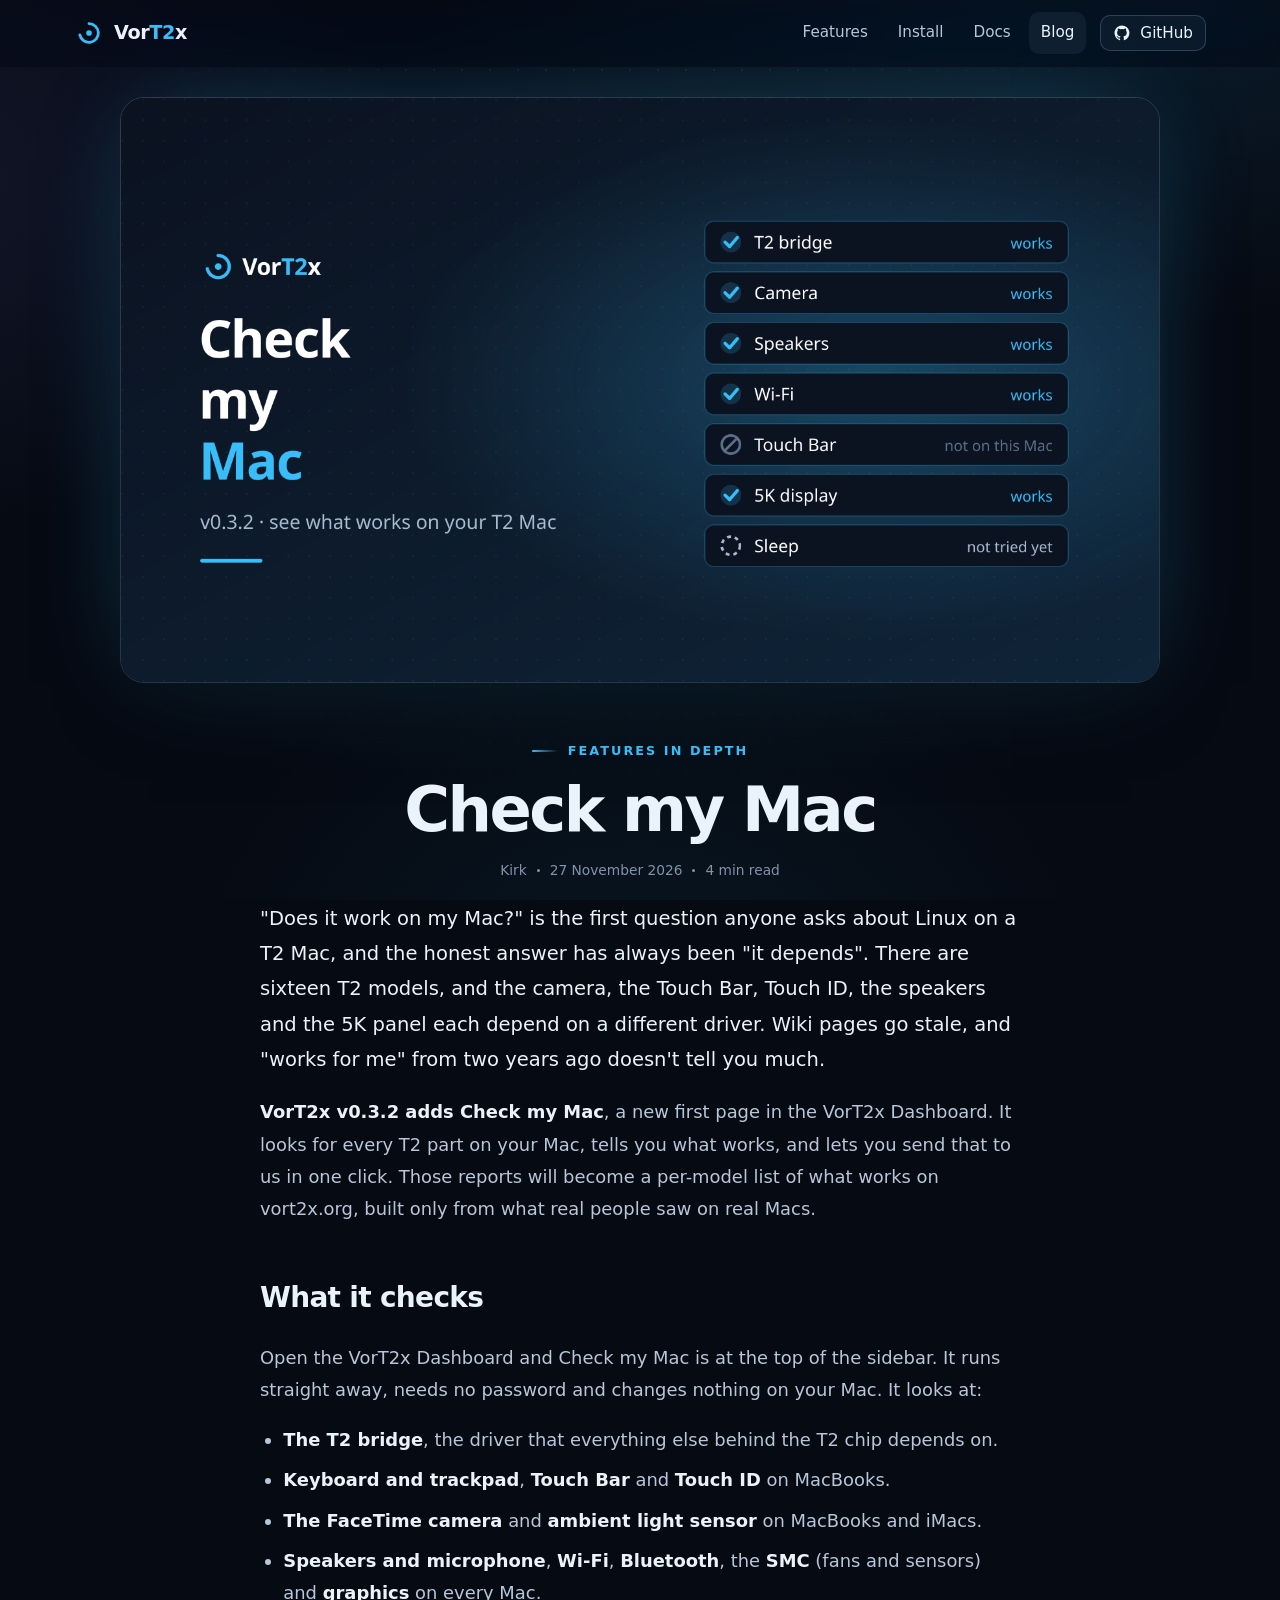
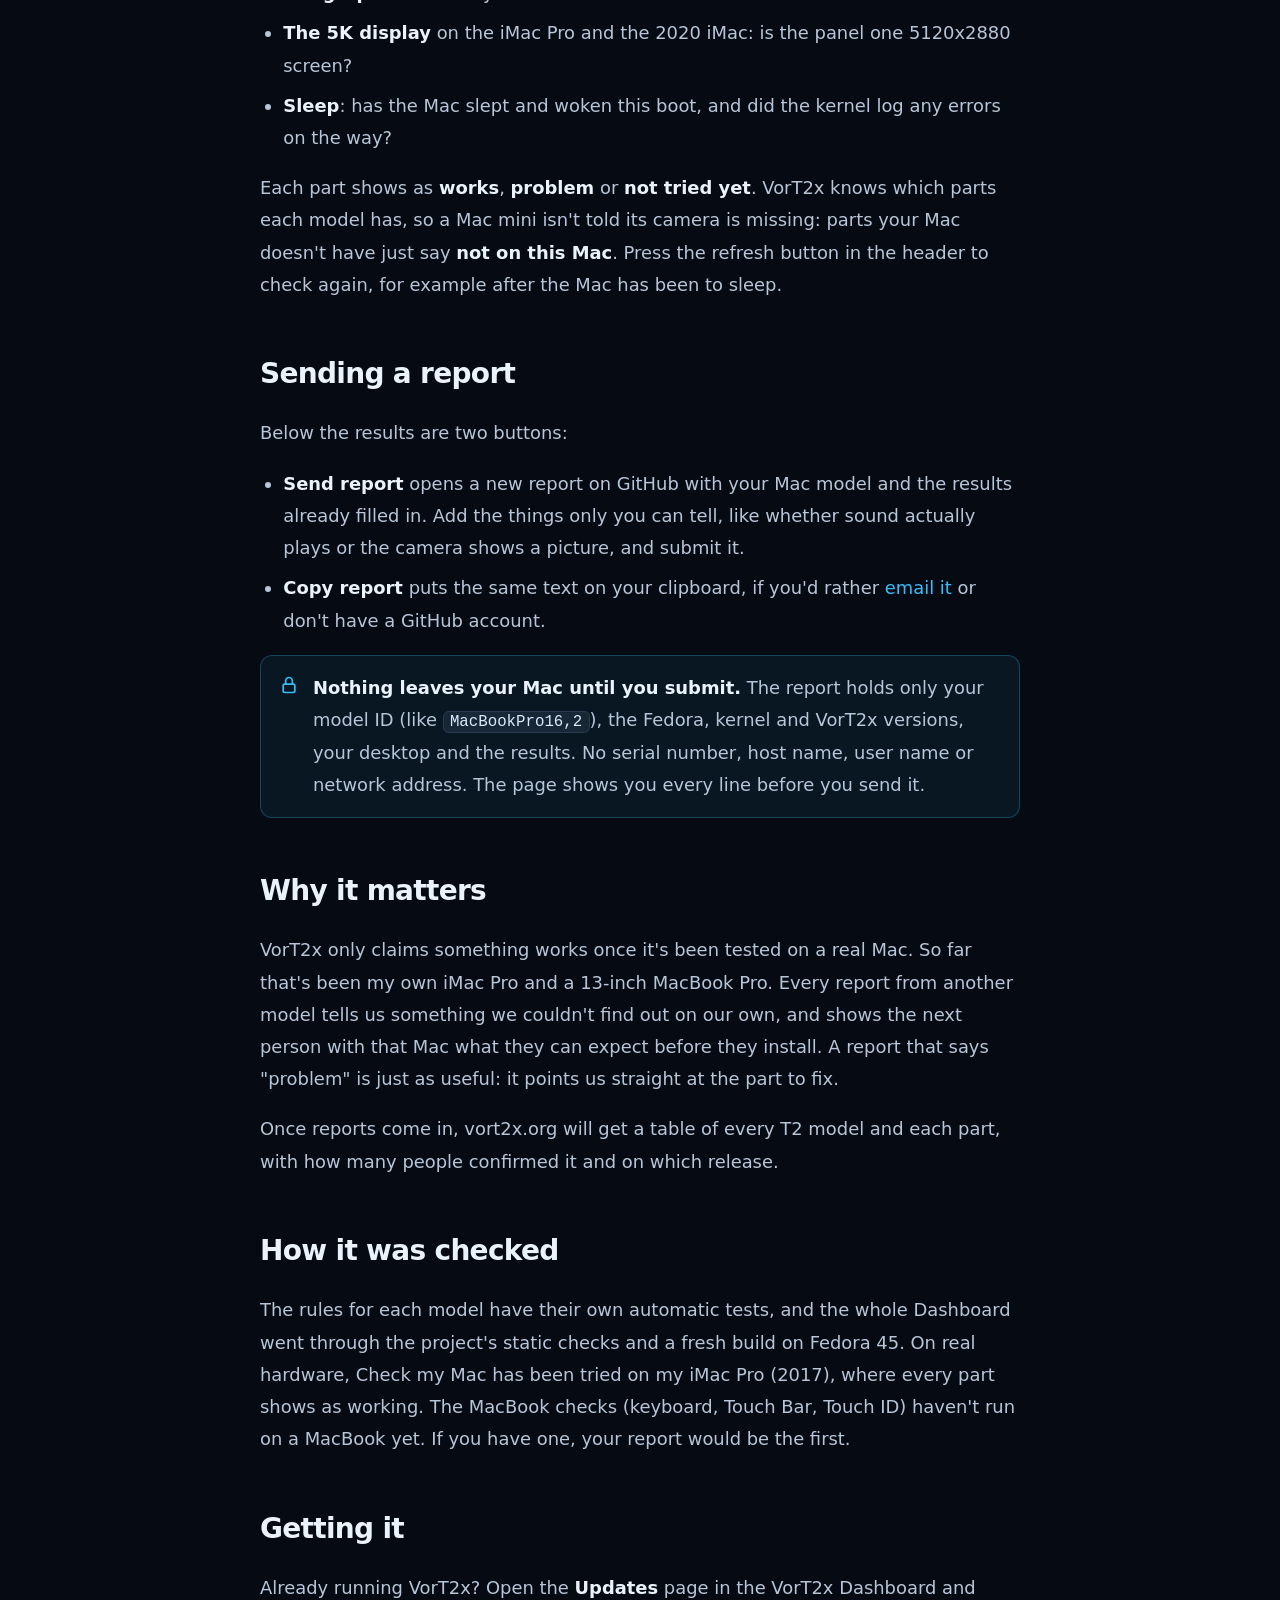
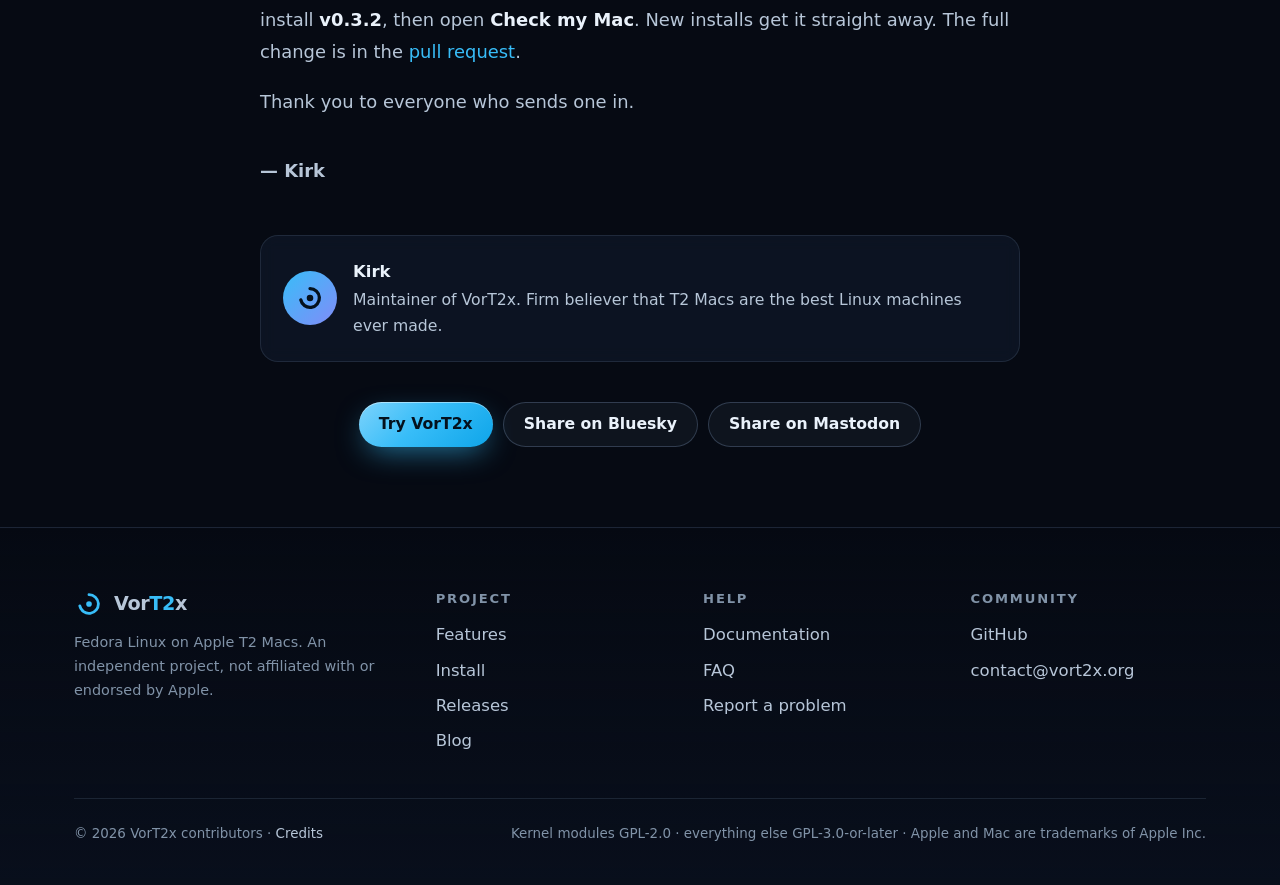
<file: blog/check-my-mac.html>
<!doctype html>
<html lang="en" class="no-js">
<head>
<meta charset="utf-8">
<meta name="viewport" content="width=device-width, initial-scale=1">
<title>Check my Mac · VorT2x Blog</title>
<meta name="description" content="VorT2x v0.3.2 adds Check my Mac to the Dashboard: one page that shows which T2 parts work on your Mac, and a one-click report that helps build an honest per-model list of what works.">
<link rel="canonical" href="https://vort2x.org/blog/check-my-mac.html">
<meta name="theme-color" content="#060a13">
<link rel="icon" href="/assets/favicon.svg" type="image/svg+xml">
<meta property="og:type" content="article">
<meta property="og:site_name" content="VorT2x">
<meta property="og:title" content="Check my Mac · VorT2x Blog">
<meta property="og:description" content="VorT2x v0.3.2 adds Check my Mac to the Dashboard: one page that shows which T2 parts work on your Mac, and a one-click report that helps build an honest per-model list of what works.">
<meta property="og:url" content="https://vort2x.org/blog/check-my-mac.html">
<meta property="og:image" content="https://vort2x.org/blog/check-my-mac-hero.png">
<meta name="twitter:card" content="summary_large_image">
<link rel="stylesheet" href="/assets/site.css">
<meta property="article:published_time" content="2026-11-27">
<meta property="article:section" content="Features in depth">
<meta property="article:tag" content="Features in depth">
<script type="application/ld+json">{"@context": "https://schema.org", "@type": "BlogPosting", "headline": "Check my Mac", "description": "VorT2x v0.3.2 adds Check my Mac to the Dashboard: one page that shows which T2 parts work on your Mac, and a one-click report that helps build an honest per-model list of what works.", "image": "https://vort2x.org/blog/check-my-mac-hero.png", "datePublished": "2026-11-27", "dateModified": "2026-11-27", "author": {"@type": "Person", "name": "Kirk"}, "articleSection": "Features in depth", "keywords": "Features in depth, VorT2x Dashboard, Check my Mac, hardware support, T2 Mac, MacBook Pro, iMac Pro", "publisher": {"@type": "Organization", "name": "VorT2x", "url": "https://vort2x.org/"}, "mainEntityOfPage": "https://vort2x.org/blog/check-my-mac.html"}</script>
<script defer src="/assets/site.js"></script>
</head>
<body>
<a class="skip" href="#main">Skip to content</a>
<div class="ambient" aria-hidden="true"></div>

<header class="nav">
  <div class="wrap">
    <a class="brand" href="/" aria-label="VorT2x home">
      <svg viewBox="0 0 64 64" aria-hidden="true"><path d="M32 12a20 20 0 1 1-19.6 24" fill="none" stroke="#38bdf8" stroke-width="6" stroke-linecap="round"/><circle cx="32" cy="32" r="6" fill="#38bdf8"/></svg>
      <span>Vor<b>T2</b>x</span>
    </a>
    <button class="nav-toggle" type="button" aria-label="Menu" aria-expanded="false"><svg width="20" height="20" viewBox="0 0 24 24" fill="none" stroke="currentColor" stroke-width="2" stroke-linecap="round"><path d="M4 7h16M4 12h16M4 17h16"/></svg></button>
    <nav class="nav-links" aria-label="Main">
      <a href="/#features">Features</a>
      <a href="/#install">Install</a>
      <a href="/documentation.html">Docs</a>
      <a href="/blog/" aria-current="page">Blog</a>
      <a class="btn btn-sm btn-github" href="https://github.com/vorT2x-linux/vort2x"><svg viewBox="0 0 24 24" fill="currentColor" aria-hidden="true"><path d="M12 2a10 10 0 0 0-3.2 19.5c.5.1.7-.2.7-.5v-1.7c-2.8.6-3.4-1.3-3.4-1.3-.5-1.2-1.1-1.5-1.1-1.5-.9-.6.1-.6.1-.6 1 .1 1.5 1 1.5 1 .9 1.5 2.3 1.1 2.9.8.1-.6.3-1.1.6-1.3-2.2-.3-4.6-1.1-4.6-5 0-1.1.4-2 1-2.7-.1-.3-.4-1.3.1-2.7 0 0 .8-.3 2.8 1a9.7 9.7 0 0 1 5 0c1.9-1.3 2.8-1 2.8-1 .5 1.4.2 2.4.1 2.7.6.7 1 1.6 1 2.7 0 3.9-2.3 4.7-4.6 5 .4.3.7.9.7 1.9V21c0 .3.2.6.7.5A10 10 0 0 0 12 2z"/></svg>GitHub</a>
    </nav>
  </div>
</header>

<main id="main">
<div class="progress" aria-hidden="true"></div>
<div class="wrap">
  <figure class="article-hero reveal"><img src="/blog/check-my-mac-hero.png" alt="A list of T2 parts, each marked works, not on this Mac or not tried yet, next to the words Check my Mac, v0.3.2, see what works on your T2 Mac" width="1600" height="900"></figure>
  <article class="article">
    <div style="text-align:center"><a class="eyebrow" href="/blog/?tag=features">Features in depth</a></div>
    <h1>Check my Mac</h1>
    <div class="meta"><span>Kirk</span><span class="dot"></span><time datetime="2026-11-27">27 November 2026</time><span class="dot"></span><span>4 min read</span></div>
    <div class="body">
      <p>"Does it work on my Mac?" is the first question anyone asks about Linux on a T2 Mac, and the honest answer has always been "it depends". There are sixteen T2 models, and the camera, the Touch Bar, Touch ID, the speakers and the 5K panel each depend on a different driver. Wiki pages go stale, and "works for me" from two years ago doesn't tell you much.</p>
      <p><strong>VorT2x v0.3.2 adds Check my Mac</strong>, a new first page in the VorT2x Dashboard. It looks for every T2 part on your Mac, tells you what works, and lets you send that to us in one click. Those reports will become a per-model list of what works on vort2x.org, built only from what real people saw on real Macs.</p>

      <h2>What it checks</h2>
      <p>Open the VorT2x Dashboard and Check my Mac is at the top of the sidebar. It runs straight away, needs no password and changes nothing on your Mac. It looks at:</p>
      <ul>
        <li><strong>The T2 bridge</strong>, the driver that everything else behind the T2 chip depends on.</li>
        <li><strong>Keyboard and trackpad</strong>, <strong>Touch Bar</strong> and <strong>Touch ID</strong> on MacBooks.</li>
        <li><strong>The FaceTime camera</strong> and <strong>ambient light sensor</strong> on MacBooks and iMacs.</li>
        <li><strong>Speakers and microphone</strong>, <strong>Wi-Fi</strong>, <strong>Bluetooth</strong>, the <strong>SMC</strong> (fans and sensors) and <strong>graphics</strong> on every Mac.</li>
        <li><strong>The 5K display</strong> on the iMac Pro and the 2020 iMac: is the panel one 5120x2880 screen?</li>
        <li><strong>Sleep</strong>: has the Mac slept and woken this boot, and did the kernel log any errors on the way?</li>
      </ul>
      <p>Each part shows as <strong>works</strong>, <strong>problem</strong> or <strong>not tried yet</strong>. VorT2x knows which parts each model has, so a Mac mini isn't told its camera is missing: parts your Mac doesn't have just say <strong>not on this Mac</strong>. Press the refresh button in the header to check again, for example after the Mac has been to sleep.</p>

      <h2>Sending a report</h2>
      <p>Below the results are two buttons:</p>
      <ul>
        <li><strong>Send report</strong> opens a new report on GitHub with your Mac model and the results already filled in. Add the things only you can tell, like whether sound actually plays or the camera shows a picture, and submit it.</li>
        <li><strong>Copy report</strong> puts the same text on your clipboard, if you'd rather <a href="mailto:contact@vort2x.org">email it</a> or don't have a GitHub account.</li>
      </ul>
      <div class="callout"><svg viewBox="0 0 24 24" fill="none" stroke="currentColor" stroke-width="2" stroke-linecap="round" stroke-linejoin="round" aria-hidden="true"><rect x="5" y="11" width="14" height="10" rx="2"/><path d="M8 11V7a4 4 0 0 1 8 0v4"/></svg><p><strong>Nothing leaves your Mac until you submit.</strong> The report holds only your model ID (like <code>MacBookPro16,2</code>), the Fedora, kernel and VorT2x versions, your desktop and the results. No serial number, host name, user name or network address. The page shows you every line before you send it.</p></div>

      <h2>Why it matters</h2>
      <p>VorT2x only claims something works once it's been tested on a real Mac. So far that's been my own iMac Pro and a 13-inch MacBook Pro. Every report from another model tells us something we couldn't find out on our own, and shows the next person with that Mac what they can expect before they install. A report that says "problem" is just as useful: it points us straight at the part to fix.</p>
      <p>Once reports come in, vort2x.org will get a table of every T2 model and each part, with how many people confirmed it and on which release.</p>

      <h2>How it was checked</h2>
      <p>The rules for each model have their own automatic tests, and the whole Dashboard went through the project's static checks and a fresh build on Fedora 45. On real hardware, Check my Mac has been tried on my iMac Pro (2017), where every part shows as working. The MacBook checks (keyboard, Touch Bar, Touch ID) haven't run on a MacBook yet. If you have one, your report would be the first.</p>

      <h2>Getting it</h2>
      <p>Already running VorT2x? Open the <strong>Updates</strong> page in the VorT2x Dashboard and install <a href="https://github.com/vorT2x-linux/vort2x/releases/tag/v0.3.2"><strong>v0.3.2</strong></a>, then open <strong>Check my Mac</strong>. New installs get it straight away. The full change is in the <a href="https://github.com/vorT2x-linux/vort2x/pull/15">pull request</a>.</p>
      <p>Thank you to everyone who sends one in.</p>
      <p class="sign">— Kirk</p>
    </div>

    <div class="card author">
      <div class="avatar"><svg viewBox="0 0 64 64" aria-hidden="true"><path d="M32 12a20 20 0 1 1-19.6 24" fill="none" stroke="currentColor" stroke-width="7" stroke-linecap="round"/><circle cx="32" cy="32" r="7" fill="currentColor"/></svg></div>
      <div><strong>Kirk</strong><p style="margin:2px 0 0">Maintainer of VorT2x. Firm believer that T2 Macs are the best Linux machines ever made.</p></div>
    </div>

    <div class="share">
      <a class="btn btn-primary" href="/#install">Try VorT2x</a>
      <a class="btn" href="https://bsky.app/intent/compose?text=Check%20my%20Mac%3A%20see%20which%20T2%20parts%20work%20on%20your%20Mac%20with%20VorT2x%20v0.3.2%20https%3A%2F%2Fvort2x.org%2Fblog%2Fcheck-my-mac.html">Share on Bluesky</a>
      <a class="btn" href="https://mastodonshare.com/?text=Check%20my%20Mac%3A%20see%20which%20T2%20parts%20work%20on%20your%20Mac%20with%20VorT2x%20v0.3.2&amp;url=https%3A%2F%2Fvort2x.org%2Fblog%2Fcheck-my-mac.html">Share on Mastodon</a>
    </div>
  </article>
</div>

</main>

<footer class="footer">
  <div class="wrap">
    <div class="footer-grid">
      <div>
        <a class="brand" href="/"><svg viewBox="0 0 64 64" aria-hidden="true"><path d="M32 12a20 20 0 1 1-19.6 24" fill="none" stroke="#38bdf8" stroke-width="6" stroke-linecap="round"/><circle cx="32" cy="32" r="6" fill="#38bdf8"/></svg><span>Vor<b>T2</b>x</span></a>
        <p>Fedora Linux on Apple T2 Macs. An independent project, not affiliated with or endorsed by Apple.</p>
      </div>
      <div><h4>Project</h4><ul><li><a href="/#features">Features</a></li><li><a href="/#install">Install</a></li><li><a href="https://github.com/vorT2x-linux/vort2x/releases">Releases</a></li><li><a href="/blog/">Blog</a></li></ul></div>
      <div><h4>Help</h4><ul><li><a href="/documentation.html">Documentation</a></li><li><a href="/#faq">FAQ</a></li><li><a href="https://github.com/vorT2x-linux/vort2x/issues">Report a problem</a></li></ul></div>
      <div><h4>Community</h4><ul><li><a href="https://github.com/vorT2x-linux/vort2x">GitHub</a></li><li><a href="mailto:contact@vort2x.org">contact@vort2x.org</a></li></ul></div>
    </div>
    <div class="legal">
      <span>© <span data-year>2026</span> VorT2x contributors · <a href="https://github.com/vorT2x-linux/vort2x/blob/main/NOTICE">Credits</a></span>
      <span>Kernel modules GPL-2.0 · everything else GPL-3.0-or-later · Apple and Mac are trademarks of Apple Inc.</span>
    </div>
  </div>
</footer>
</body>
</html>
</file>
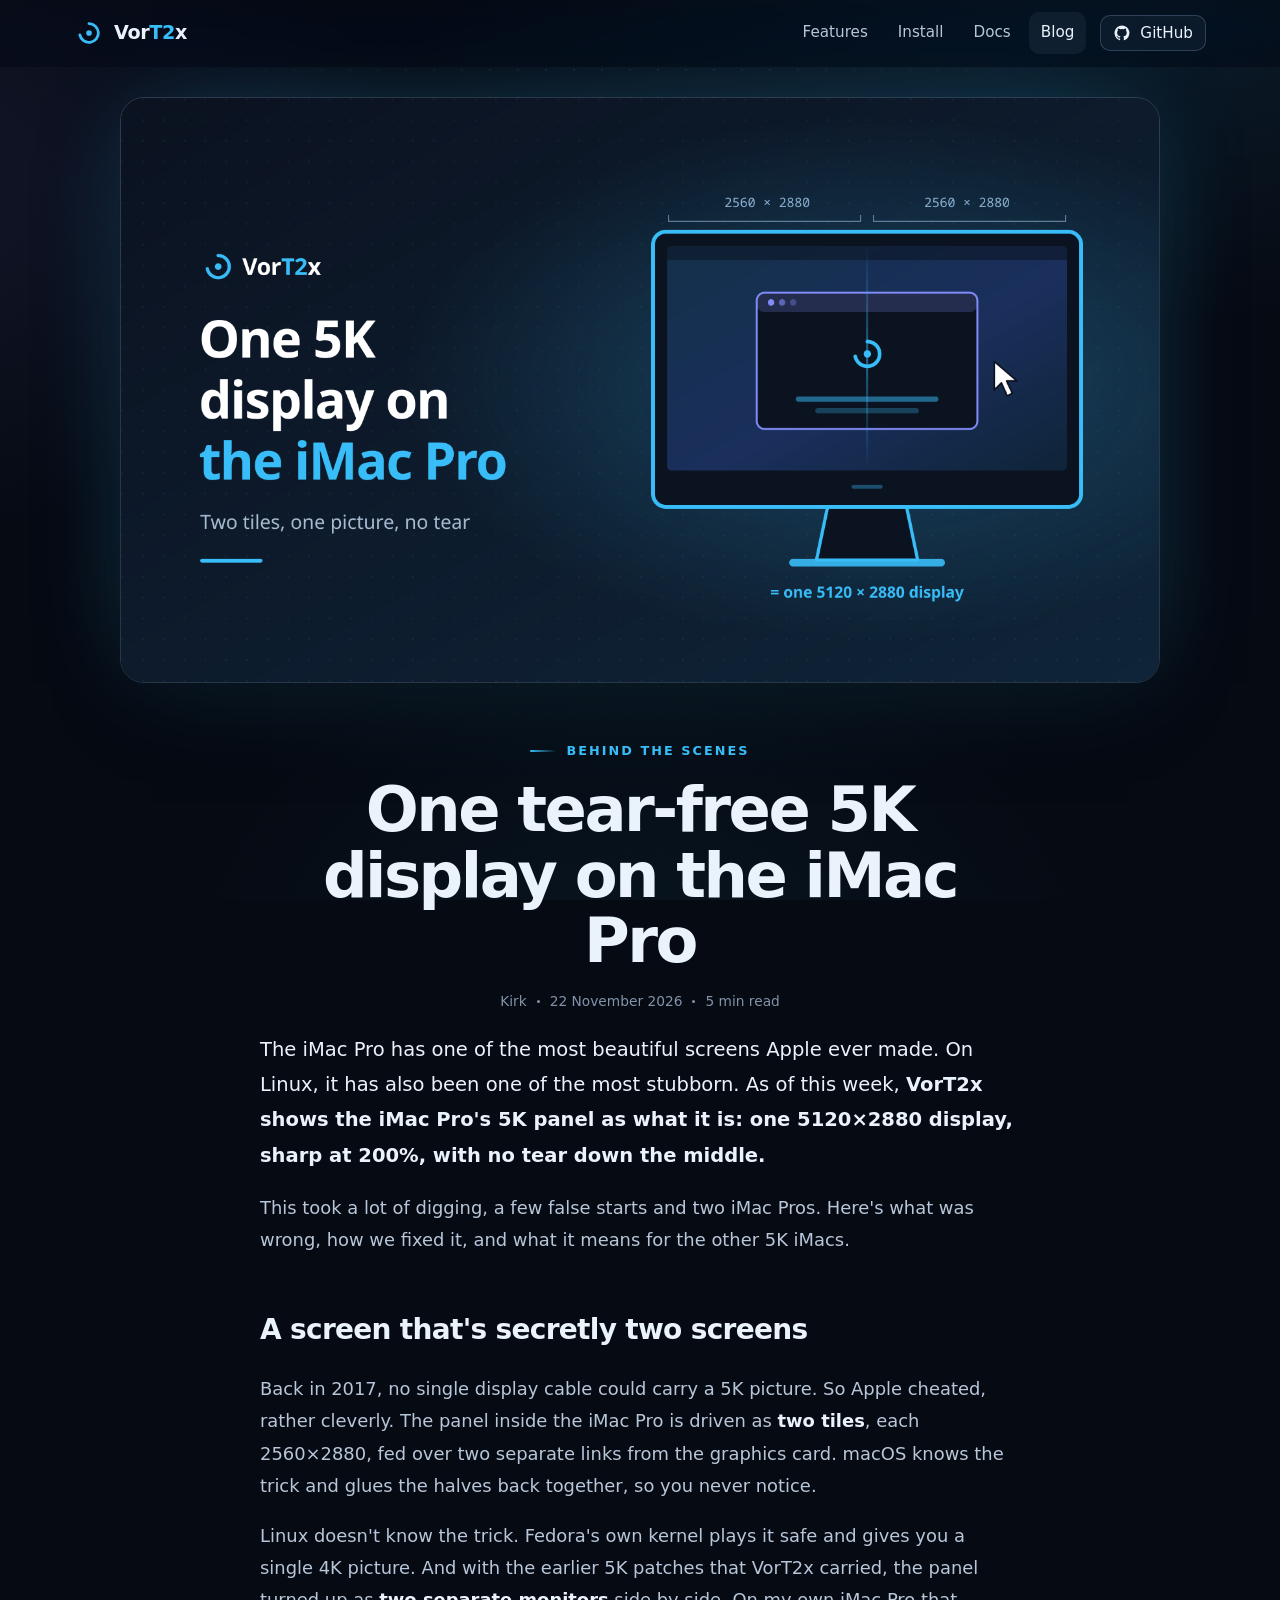
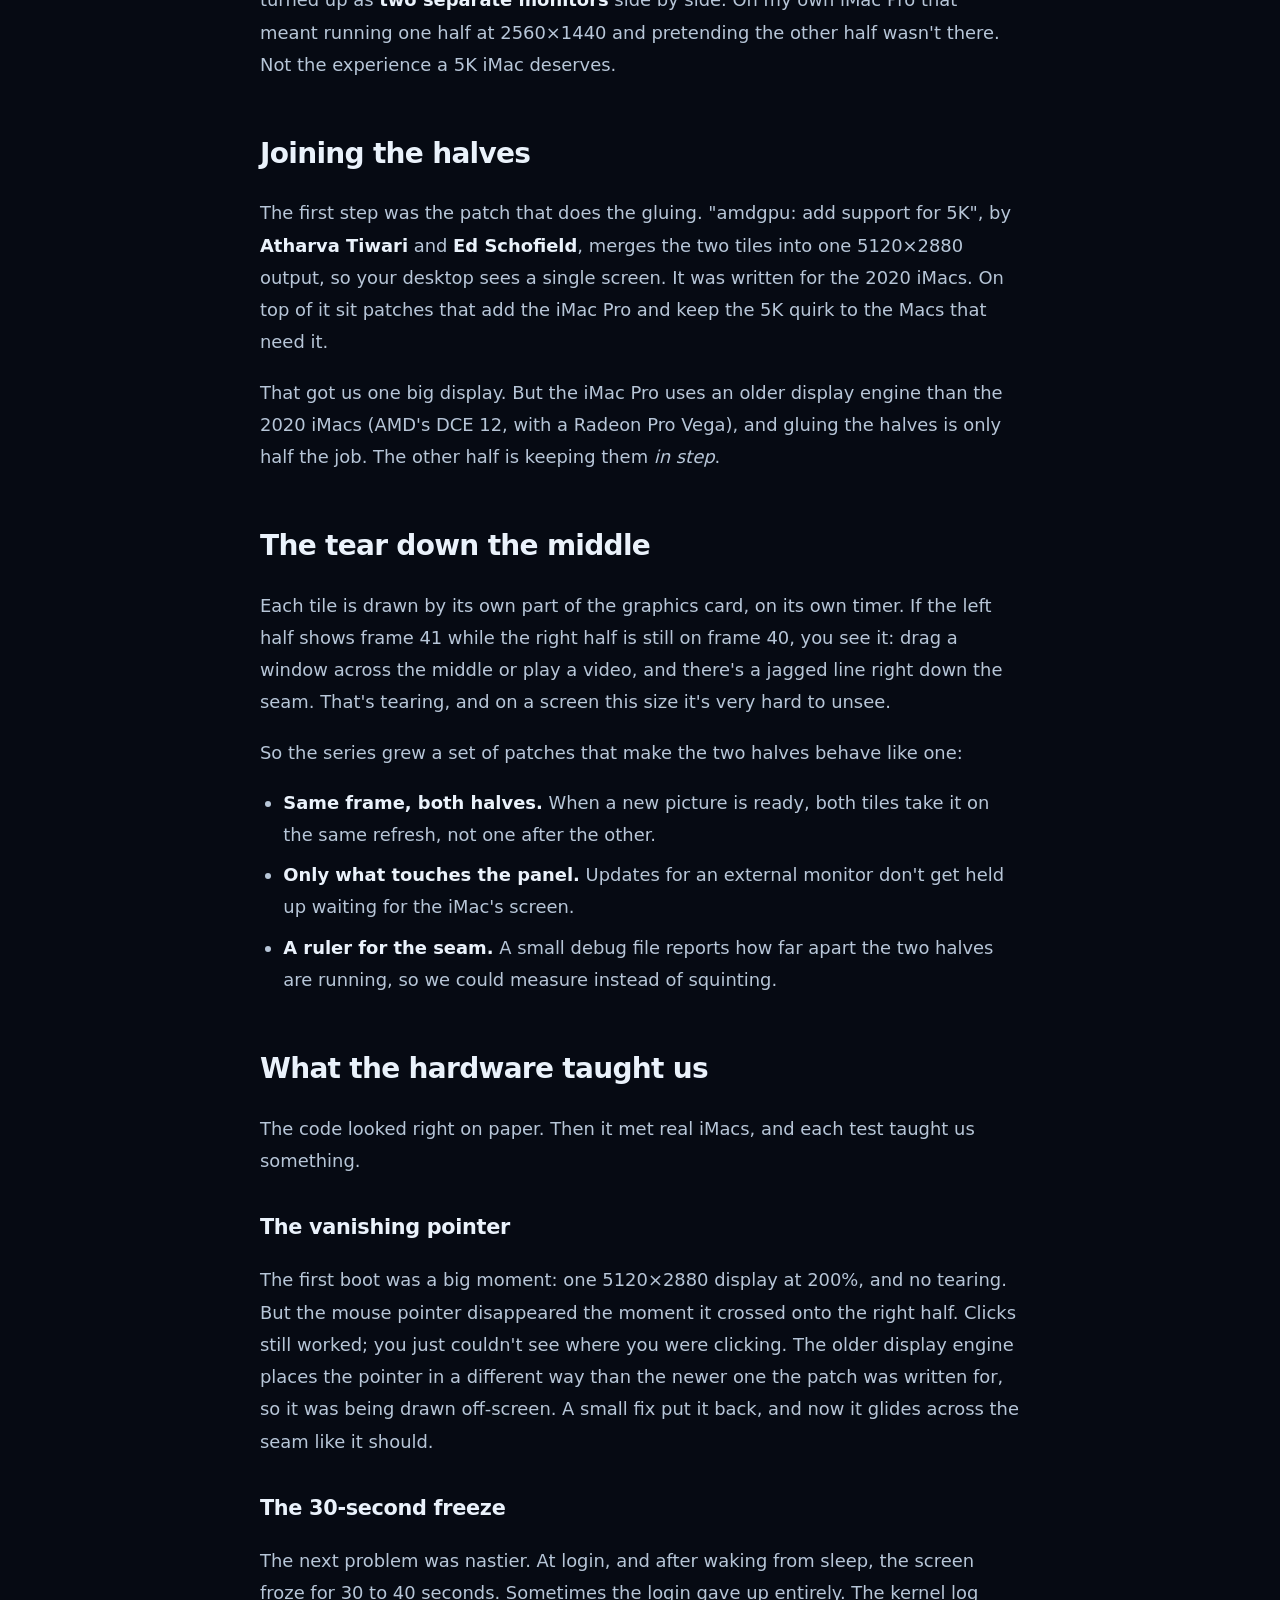
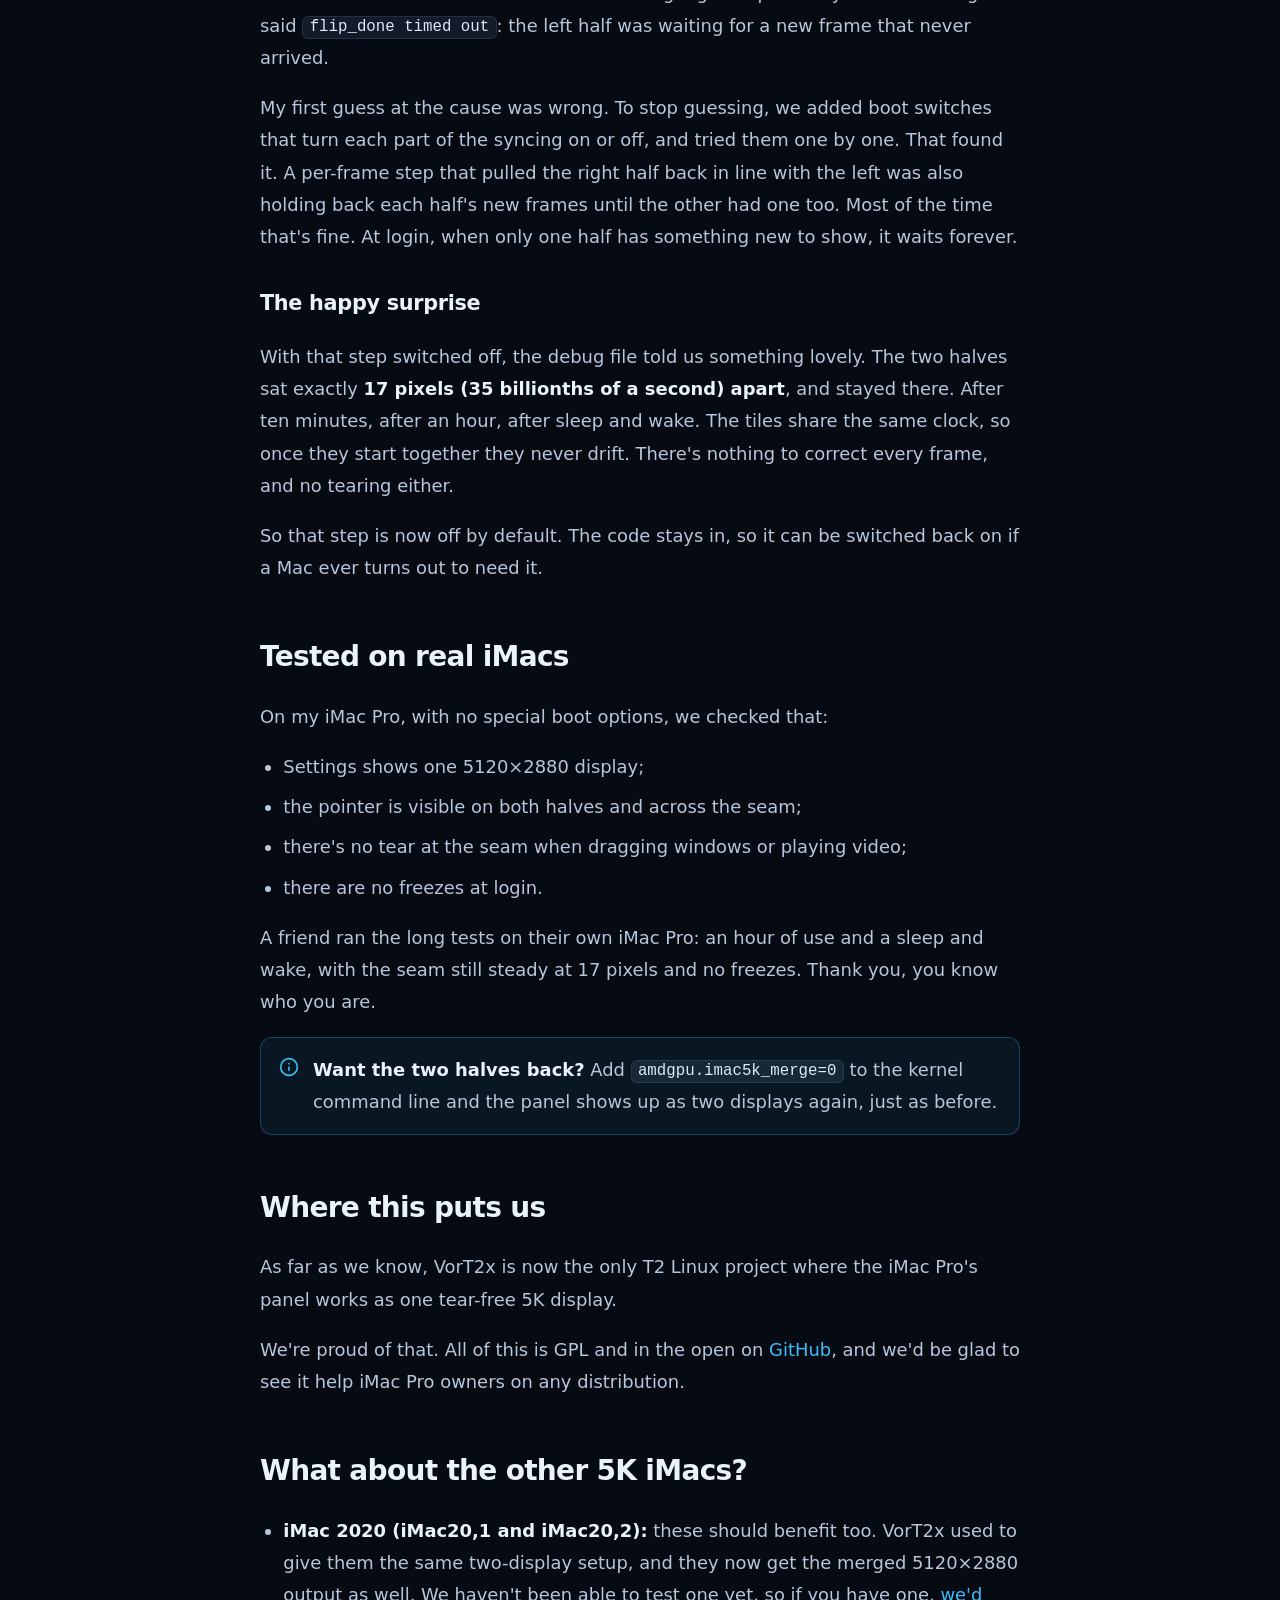
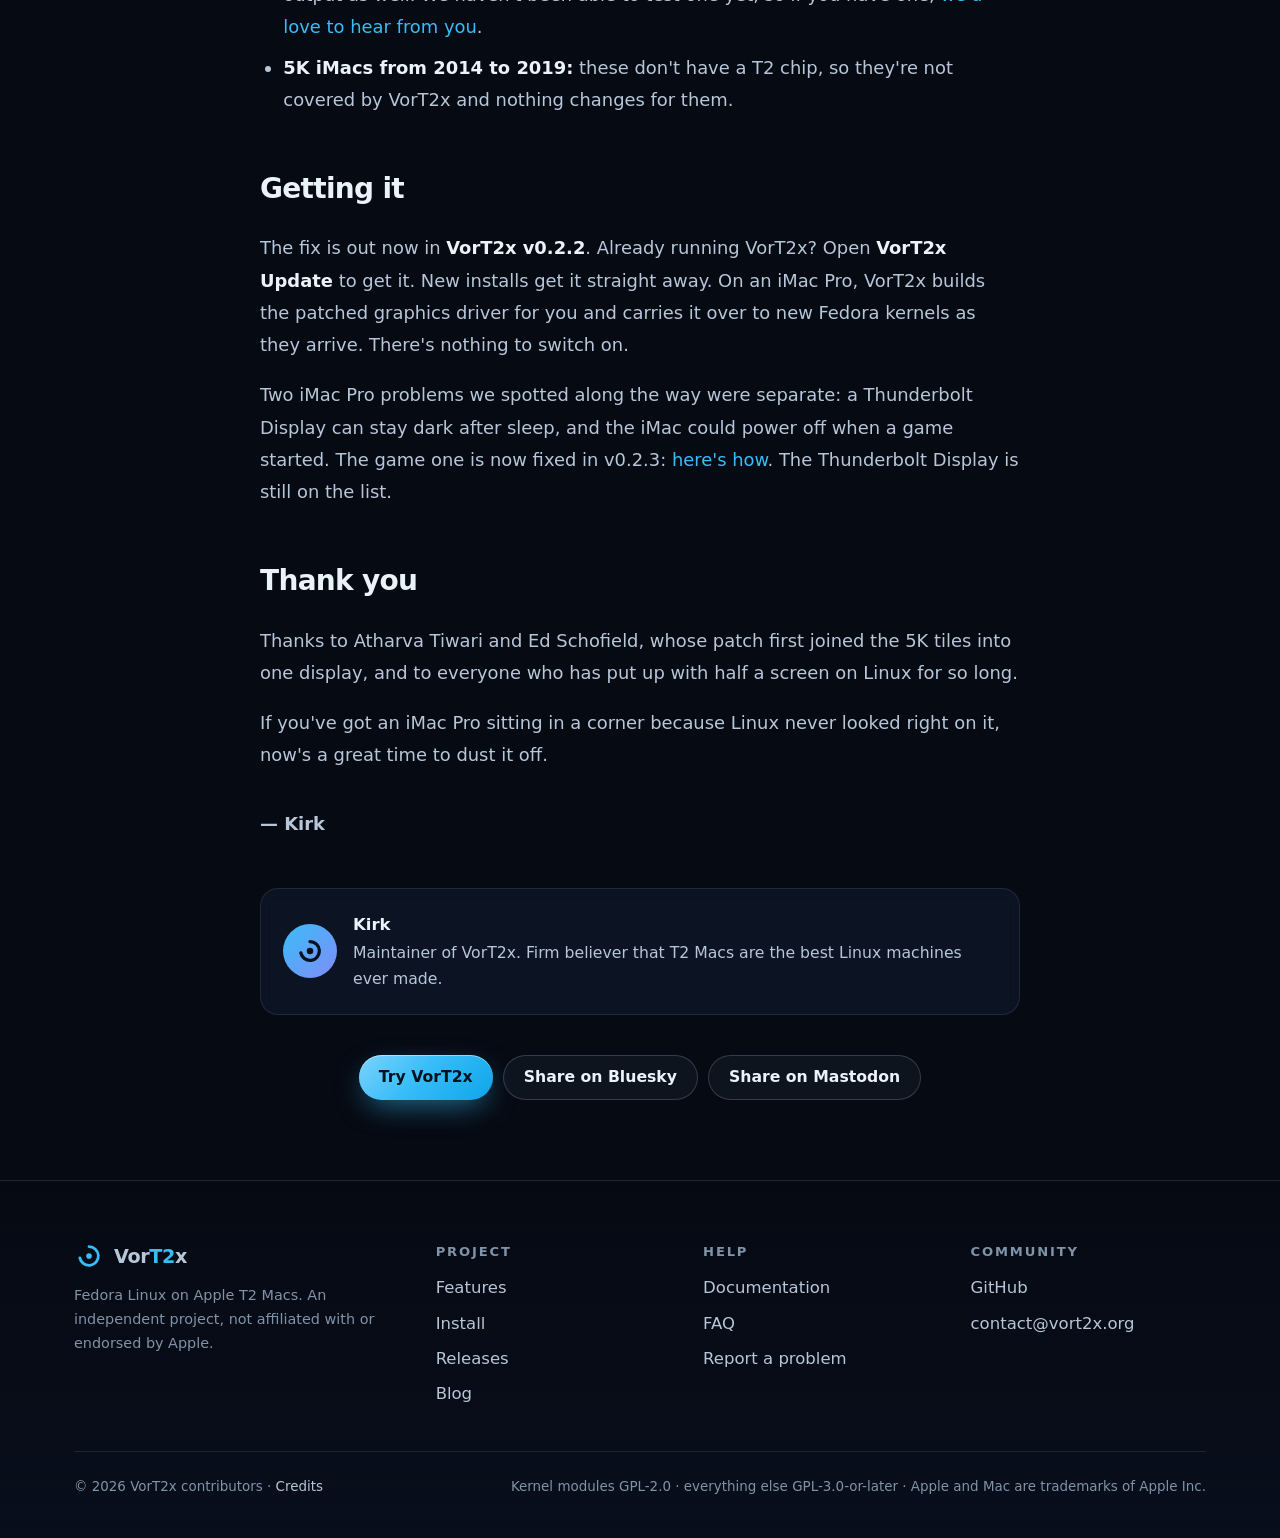
<file: blog/imac-pro-5k-one-display.html>
<!doctype html>
<html lang="en" class="no-js">
<head>
<meta charset="utf-8">
<meta name="viewport" content="width=device-width, initial-scale=1">
<title>One tear-free 5K display on the iMac Pro · VorT2x Blog</title>
<meta name="description" content="The iMac Pro's 5K panel is really two screens side by side. VorT2x now joins them into one 5120x2880 display on Fedora, with no tear at the seam. Here's how we got there.">
<link rel="canonical" href="https://vort2x.org/blog/imac-pro-5k-one-display.html">
<meta name="theme-color" content="#060a13">
<link rel="icon" href="/assets/favicon.svg" type="image/svg+xml">
<meta property="og:type" content="article">
<meta property="og:site_name" content="VorT2x">
<meta property="og:title" content="One tear-free 5K display on the iMac Pro · VorT2x Blog">
<meta property="og:description" content="The iMac Pro's 5K panel is really two screens side by side. VorT2x now joins them into one 5120x2880 display on Fedora, with no tear at the seam. Here's how we got there.">
<meta property="og:url" content="https://vort2x.org/blog/imac-pro-5k-one-display.html">
<meta property="og:image" content="https://vort2x.org/blog/imac-pro-5k-one-display-hero.png">
<meta name="twitter:card" content="summary_large_image">
<link rel="stylesheet" href="/assets/site.css">
<meta property="article:published_time" content="2026-11-22">
<meta property="article:section" content="Behind the scenes">
<meta property="article:tag" content="Behind the scenes">
<script type="application/ld+json">{"@context": "https://schema.org", "@type": "BlogPosting", "headline": "One tear-free 5K display on the iMac Pro", "description": "The iMac Pro's 5K panel is really two screens side by side. VorT2x now joins them into one 5120x2880 display on Fedora, with no tear at the seam. Here's how we got there.", "image": "https://vort2x.org/blog/imac-pro-5k-one-display-hero.png", "datePublished": "2026-11-22", "dateModified": "2026-11-23", "author": {"@type": "Person", "name": "Kirk"}, "articleSection": "Behind the scenes", "keywords": "Behind the scenes, iMac Pro, 5K, amdgpu, display", "publisher": {"@type": "Organization", "name": "VorT2x", "url": "https://vort2x.org/"}, "mainEntityOfPage": "https://vort2x.org/blog/imac-pro-5k-one-display.html"}</script>
<script defer src="/assets/site.js"></script>
</head>
<body>
<a class="skip" href="#main">Skip to content</a>
<div class="ambient" aria-hidden="true"></div>

<header class="nav">
  <div class="wrap">
    <a class="brand" href="/" aria-label="VorT2x home">
      <svg viewBox="0 0 64 64" aria-hidden="true"><path d="M32 12a20 20 0 1 1-19.6 24" fill="none" stroke="#38bdf8" stroke-width="6" stroke-linecap="round"/><circle cx="32" cy="32" r="6" fill="#38bdf8"/></svg>
      <span>Vor<b>T2</b>x</span>
    </a>
    <button class="nav-toggle" type="button" aria-label="Menu" aria-expanded="false"><svg width="20" height="20" viewBox="0 0 24 24" fill="none" stroke="currentColor" stroke-width="2" stroke-linecap="round"><path d="M4 7h16M4 12h16M4 17h16"/></svg></button>
    <nav class="nav-links" aria-label="Main">
      <a href="/#features">Features</a>
      <a href="/#install">Install</a>
      <a href="/documentation.html">Docs</a>
      <a href="/blog/" aria-current="page">Blog</a>
      <a class="btn btn-sm btn-github" href="https://github.com/vorT2x-linux/vort2x"><svg viewBox="0 0 24 24" fill="currentColor" aria-hidden="true"><path d="M12 2a10 10 0 0 0-3.2 19.5c.5.1.7-.2.7-.5v-1.7c-2.8.6-3.4-1.3-3.4-1.3-.5-1.2-1.1-1.5-1.1-1.5-.9-.6.1-.6.1-.6 1 .1 1.5 1 1.5 1 .9 1.5 2.3 1.1 2.9.8.1-.6.3-1.1.6-1.3-2.2-.3-4.6-1.1-4.6-5 0-1.1.4-2 1-2.7-.1-.3-.4-1.3.1-2.7 0 0 .8-.3 2.8 1a9.7 9.7 0 0 1 5 0c1.9-1.3 2.8-1 2.8-1 .5 1.4.2 2.4.1 2.7.6.7 1 1.6 1 2.7 0 3.9-2.3 4.7-4.6 5 .4.3.7.9.7 1.9V21c0 .3.2.6.7.5A10 10 0 0 0 12 2z"/></svg>GitHub</a>
    </nav>
  </div>
</header>

<main id="main">
<div class="progress" aria-hidden="true"></div>
<div class="wrap">
  <figure class="article-hero reveal"><img src="/blog/imac-pro-5k-one-display-hero.png" alt="An iMac Pro whose screen is made of two 2560 by 2880 halves, showing one window across both, next to the words One 5K display on the iMac Pro" width="1600" height="900"></figure>
  <article class="article">
    <div style="text-align:center"><a class="eyebrow" href="/blog/?tag=behind-the-scenes">Behind the scenes</a></div>
    <h1>One tear-free 5K display on the iMac Pro</h1>
    <div class="meta"><span>Kirk</span><span class="dot"></span><time datetime="2026-11-22">22 November 2026</time><span class="dot"></span><span>5 min read</span></div>
    <div class="body">
      <p>The iMac Pro has one of the most beautiful screens Apple ever made. On Linux, it has also been one of the most stubborn. As of this week, <strong>VorT2x shows the iMac Pro's 5K panel as what it is: one 5120×2880 display, sharp at 200%, with no tear down the middle.</strong></p>
      <p>This took a lot of digging, a few false starts and two iMac Pros. Here's what was wrong, how we fixed it, and what it means for the other 5K iMacs.</p>

      <h2>A screen that's secretly two screens</h2>
      <p>Back in 2017, no single display cable could carry a 5K picture. So Apple cheated, rather cleverly. The panel inside the iMac Pro is driven as <strong>two tiles</strong>, each 2560×2880, fed over two separate links from the graphics card. macOS knows the trick and glues the halves back together, so you never notice.</p>
      <p>Linux doesn't know the trick. Fedora's own kernel plays it safe and gives you a single 4K picture. And with the earlier 5K patches that VorT2x carried, the panel turned up as <strong>two separate monitors</strong> side by side. On my own iMac Pro that meant running one half at 2560×1440 and pretending the other half wasn't there. Not the experience a 5K iMac deserves.</p>

      <h2>Joining the halves</h2>
      <p>The first step was the patch that does the gluing. "amdgpu: add support for 5K", by <strong>Atharva Tiwari</strong> and <strong>Ed Schofield</strong>, merges the two tiles into one 5120×2880 output, so your desktop sees a single screen. It was written for the 2020 iMacs. On top of it sit patches that add the iMac Pro and keep the 5K quirk to the Macs that need it.</p>
      <p>That got us one big display. But the iMac Pro uses an older display engine than the 2020 iMacs (AMD's DCE 12, with a Radeon Pro Vega), and gluing the halves is only half the job. The other half is keeping them <em>in step</em>.</p>

      <h2>The tear down the middle</h2>
      <p>Each tile is drawn by its own part of the graphics card, on its own timer. If the left half shows frame 41 while the right half is still on frame 40, you see it: drag a window across the middle or play a video, and there's a jagged line right down the seam. That's tearing, and on a screen this size it's very hard to unsee.</p>
      <p>So the series grew a set of patches that make the two halves behave like one:</p>
      <ul>
        <li><strong>Same frame, both halves.</strong> When a new picture is ready, both tiles take it on the same refresh, not one after the other.</li>
        <li><strong>Only what touches the panel.</strong> Updates for an external monitor don't get held up waiting for the iMac's screen.</li>
        <li><strong>A ruler for the seam.</strong> A small debug file reports how far apart the two halves are running, so we could measure instead of squinting.</li>
      </ul>

      <h2>What the hardware taught us</h2>
      <p>The code looked right on paper. Then it met real iMacs, and each test taught us something.</p>
      <h3>The vanishing pointer</h3>
      <p>The first boot was a big moment: one 5120×2880 display at 200%, and no tearing. But the mouse pointer disappeared the moment it crossed onto the right half. Clicks still worked; you just couldn't see where you were clicking. The older display engine places the pointer in a different way than the newer one the patch was written for, so it was being drawn off-screen. A small fix put it back, and now it glides across the seam like it should.</p>
      <h3>The 30-second freeze</h3>
      <p>The next problem was nastier. At login, and after waking from sleep, the screen froze for 30 to 40 seconds. Sometimes the login gave up entirely. The kernel log said <code>flip_done timed out</code>: the left half was waiting for a new frame that never arrived.</p>
      <p>My first guess at the cause was wrong. To stop guessing, we added boot switches that turn each part of the syncing on or off, and tried them one by one. That found it. A per-frame step that pulled the right half back in line with the left was also holding back each half's new frames until the other had one too. Most of the time that's fine. At login, when only one half has something new to show, it waits forever.</p>
      <h3>The happy surprise</h3>
      <p>With that step switched off, the debug file told us something lovely. The two halves sat exactly <strong>17 pixels (35 billionths of a second) apart</strong>, and stayed there. After ten minutes, after an hour, after sleep and wake. The tiles share the same clock, so once they start together they never drift. There's nothing to correct every frame, and no tearing either.</p>
      <p>So that step is now off by default. The code stays in, so it can be switched back on if a Mac ever turns out to need it.</p>

      <h2>Tested on real iMacs</h2>
      <p>On my iMac Pro, with no special boot options, we checked that:</p>
      <ul>
        <li>Settings shows one 5120×2880 display;</li>
        <li>the pointer is visible on both halves and across the seam;</li>
        <li>there's no tear at the seam when dragging windows or playing video;</li>
        <li>there are no freezes at login.</li>
      </ul>
      <p>A friend ran the long tests on their own iMac Pro: an hour of use and a sleep and wake, with the seam still steady at 17 pixels and no freezes. Thank you, you know who you are.</p>
      <div class="callout"><svg viewBox="0 0 24 24" fill="none" stroke="currentColor" stroke-width="2" stroke-linecap="round" stroke-linejoin="round" aria-hidden="true"><circle cx="12" cy="12" r="10"/><path d="M12 16v-4M12 8h.01"/></svg><p><strong>Want the two halves back?</strong> Add <code>amdgpu.imac5k_merge=0</code> to the kernel command line and the panel shows up as two displays again, just as before.</p></div>

      <h2>Where this puts us</h2>
      <p>As far as we know, VorT2x is now the only T2 Linux project where the iMac Pro's panel works as one tear-free 5K display.</p>
      <p>We're proud of that. All of this is GPL and in the open on <a href="https://github.com/vorT2x-linux/vort2x/pull/5">GitHub</a>, and we'd be glad to see it help iMac Pro owners on any distribution.</p>

      <h2>What about the other 5K iMacs?</h2>
      <ul>
        <li><strong>iMac 2020 (iMac20,1 and iMac20,2):</strong> these should benefit too. VorT2x used to give them the same two-display setup, and they now get the merged 5120×2880 output as well. We haven't been able to test one yet, so if you have one, <a href="https://github.com/vorT2x-linux/vort2x/issues">we'd love to hear from you</a>.</li>
        <li><strong>5K iMacs from 2014 to 2019:</strong> these don't have a T2 chip, so they're not covered by VorT2x and nothing changes for them.</li>
      </ul>

      <h2>Getting it</h2>
      <p>The fix is out now in <a href="https://github.com/vorT2x-linux/vort2x/releases/tag/v0.2.2"><strong>VorT2x v0.2.2</strong></a>. Already running VorT2x? Open <strong>VorT2x Update</strong> to get it. New installs get it straight away. On an iMac Pro, VorT2x builds the patched graphics driver for you and carries it over to new Fedora kernels as they arrive. There's nothing to switch on.</p>
      <p>Two iMac Pro problems we spotted along the way were separate: a Thunderbolt Display can stay dark after sleep, and the iMac could power off when a game started. The game one is now fixed in v0.2.3: <a href="/blog/tuning-t2-imacs-for-gaming.html">here's how</a>. The Thunderbolt Display is still on the list.</p>

      <h2>Thank you</h2>
      <p>Thanks to Atharva Tiwari and Ed Schofield, whose patch first joined the 5K tiles into one display, and to everyone who has put up with half a screen on Linux for so long.</p>
      <p>If you've got an iMac Pro sitting in a corner because Linux never looked right on it, now's a great time to dust it off.</p>
      <p class="sign">— Kirk</p>
    </div>

    <div class="card author">
      <div class="avatar"><svg viewBox="0 0 64 64" aria-hidden="true"><path d="M32 12a20 20 0 1 1-19.6 24" fill="none" stroke="currentColor" stroke-width="7" stroke-linecap="round"/><circle cx="32" cy="32" r="7" fill="currentColor"/></svg></div>
      <div><strong>Kirk</strong><p style="margin:2px 0 0">Maintainer of VorT2x. Firm believer that T2 Macs are the best Linux machines ever made.</p></div>
    </div>

    <div class="share">
      <a class="btn btn-primary" href="/#install">Try VorT2x</a>
      <a class="btn" href="https://bsky.app/intent/compose?text=One%20tear-free%205K%20display%20on%20the%20iMac%20Pro%2C%20on%20Fedora%20Linux%20https%3A%2F%2Fvort2x.org%2Fblog%2Fimac-pro-5k-one-display.html">Share on Bluesky</a>
      <a class="btn" href="https://mastodonshare.com/?text=One%20tear-free%205K%20display%20on%20the%20iMac%20Pro%2C%20on%20Fedora%20Linux&amp;url=https%3A%2F%2Fvort2x.org%2Fblog%2Fimac-pro-5k-one-display.html">Share on Mastodon</a>
    </div>
  </article>
</div>

</main>

<footer class="footer">
  <div class="wrap">
    <div class="footer-grid">
      <div>
        <a class="brand" href="/"><svg viewBox="0 0 64 64" aria-hidden="true"><path d="M32 12a20 20 0 1 1-19.6 24" fill="none" stroke="#38bdf8" stroke-width="6" stroke-linecap="round"/><circle cx="32" cy="32" r="6" fill="#38bdf8"/></svg><span>Vor<b>T2</b>x</span></a>
        <p>Fedora Linux on Apple T2 Macs. An independent project, not affiliated with or endorsed by Apple.</p>
      </div>
      <div><h4>Project</h4><ul><li><a href="/#features">Features</a></li><li><a href="/#install">Install</a></li><li><a href="https://github.com/vorT2x-linux/vort2x/releases">Releases</a></li><li><a href="/blog/">Blog</a></li></ul></div>
      <div><h4>Help</h4><ul><li><a href="/documentation.html">Documentation</a></li><li><a href="/#faq">FAQ</a></li><li><a href="https://github.com/vorT2x-linux/vort2x/issues">Report a problem</a></li></ul></div>
      <div><h4>Community</h4><ul><li><a href="https://github.com/vorT2x-linux/vort2x">GitHub</a></li><li><a href="mailto:contact@vort2x.org">contact@vort2x.org</a></li></ul></div>
    </div>
    <div class="legal">
      <span>© <span data-year>2026</span> VorT2x contributors · <a href="https://github.com/vorT2x-linux/vort2x/blob/main/NOTICE">Credits</a></span>
      <span>Kernel modules GPL-2.0 · everything else GPL-3.0-or-later · Apple and Mac are trademarks of Apple Inc.</span>
    </div>
  </div>
</footer>
</body>
</html>
</file>
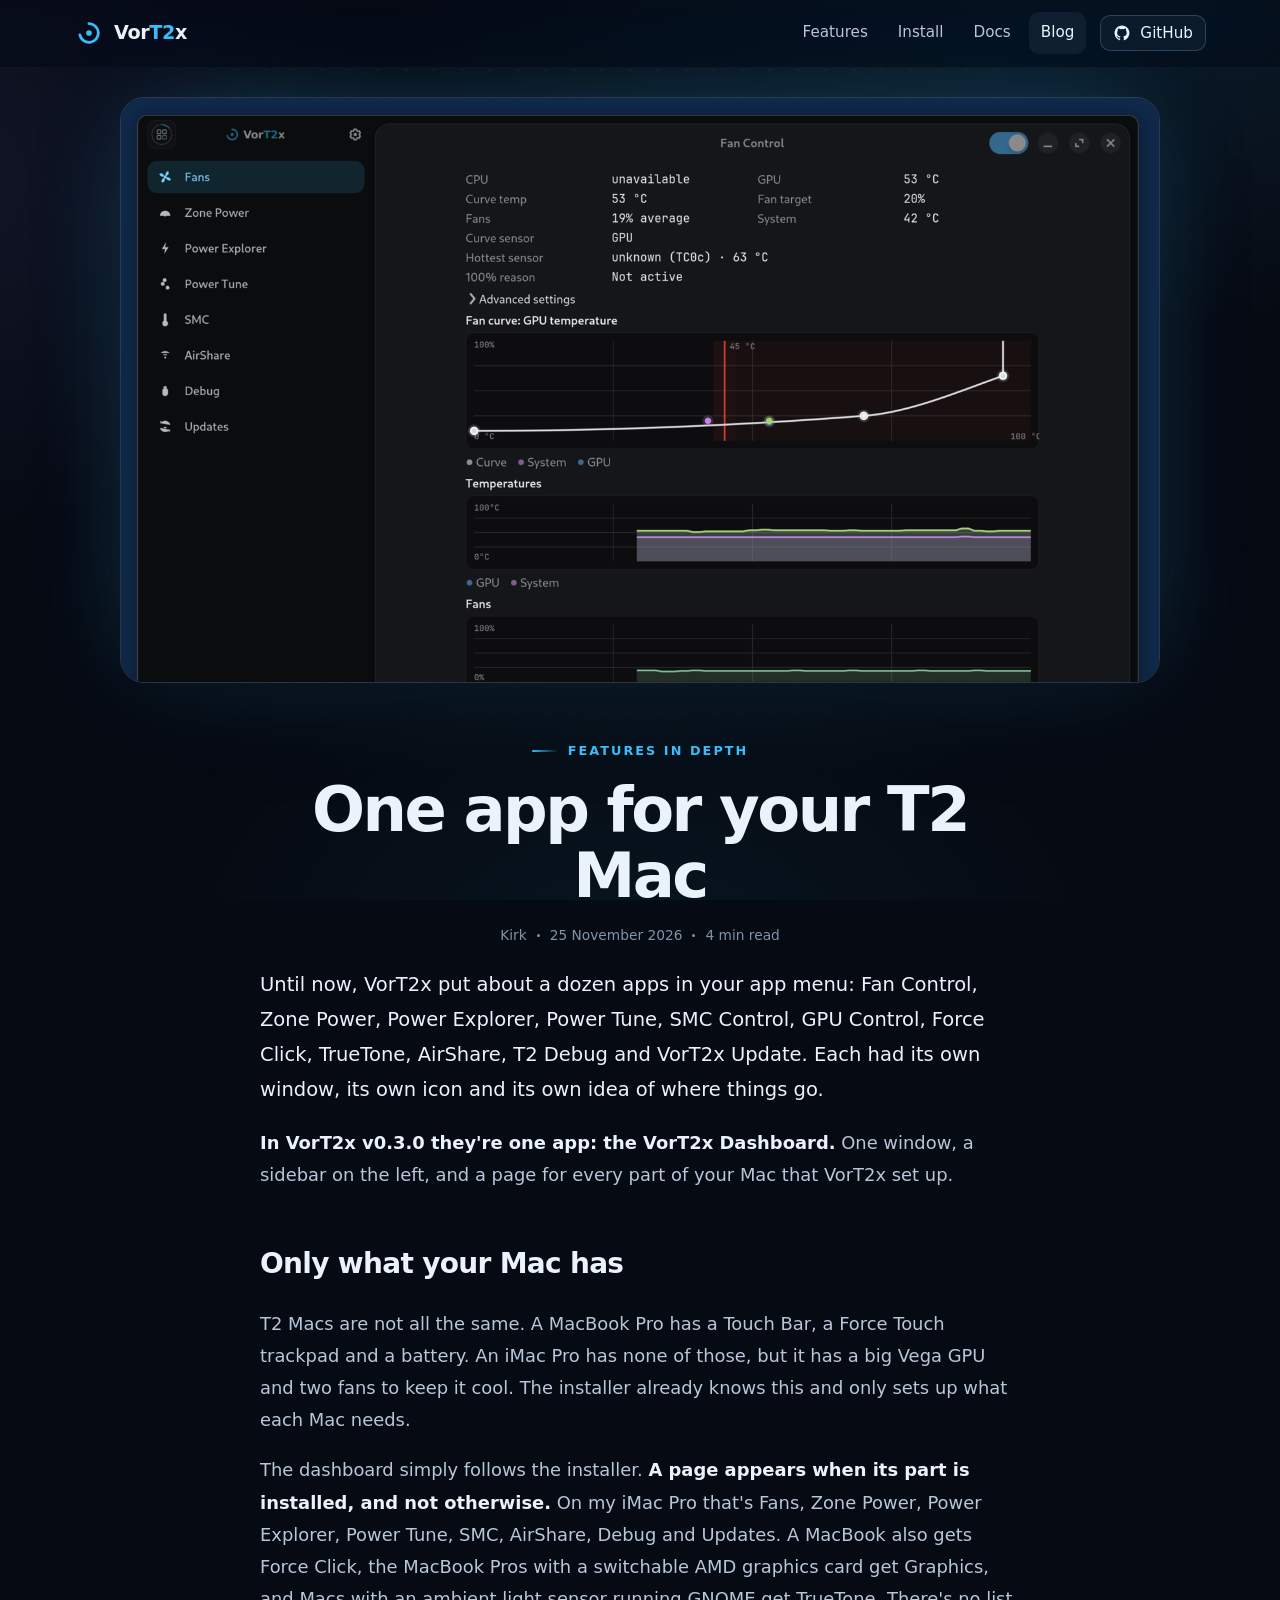
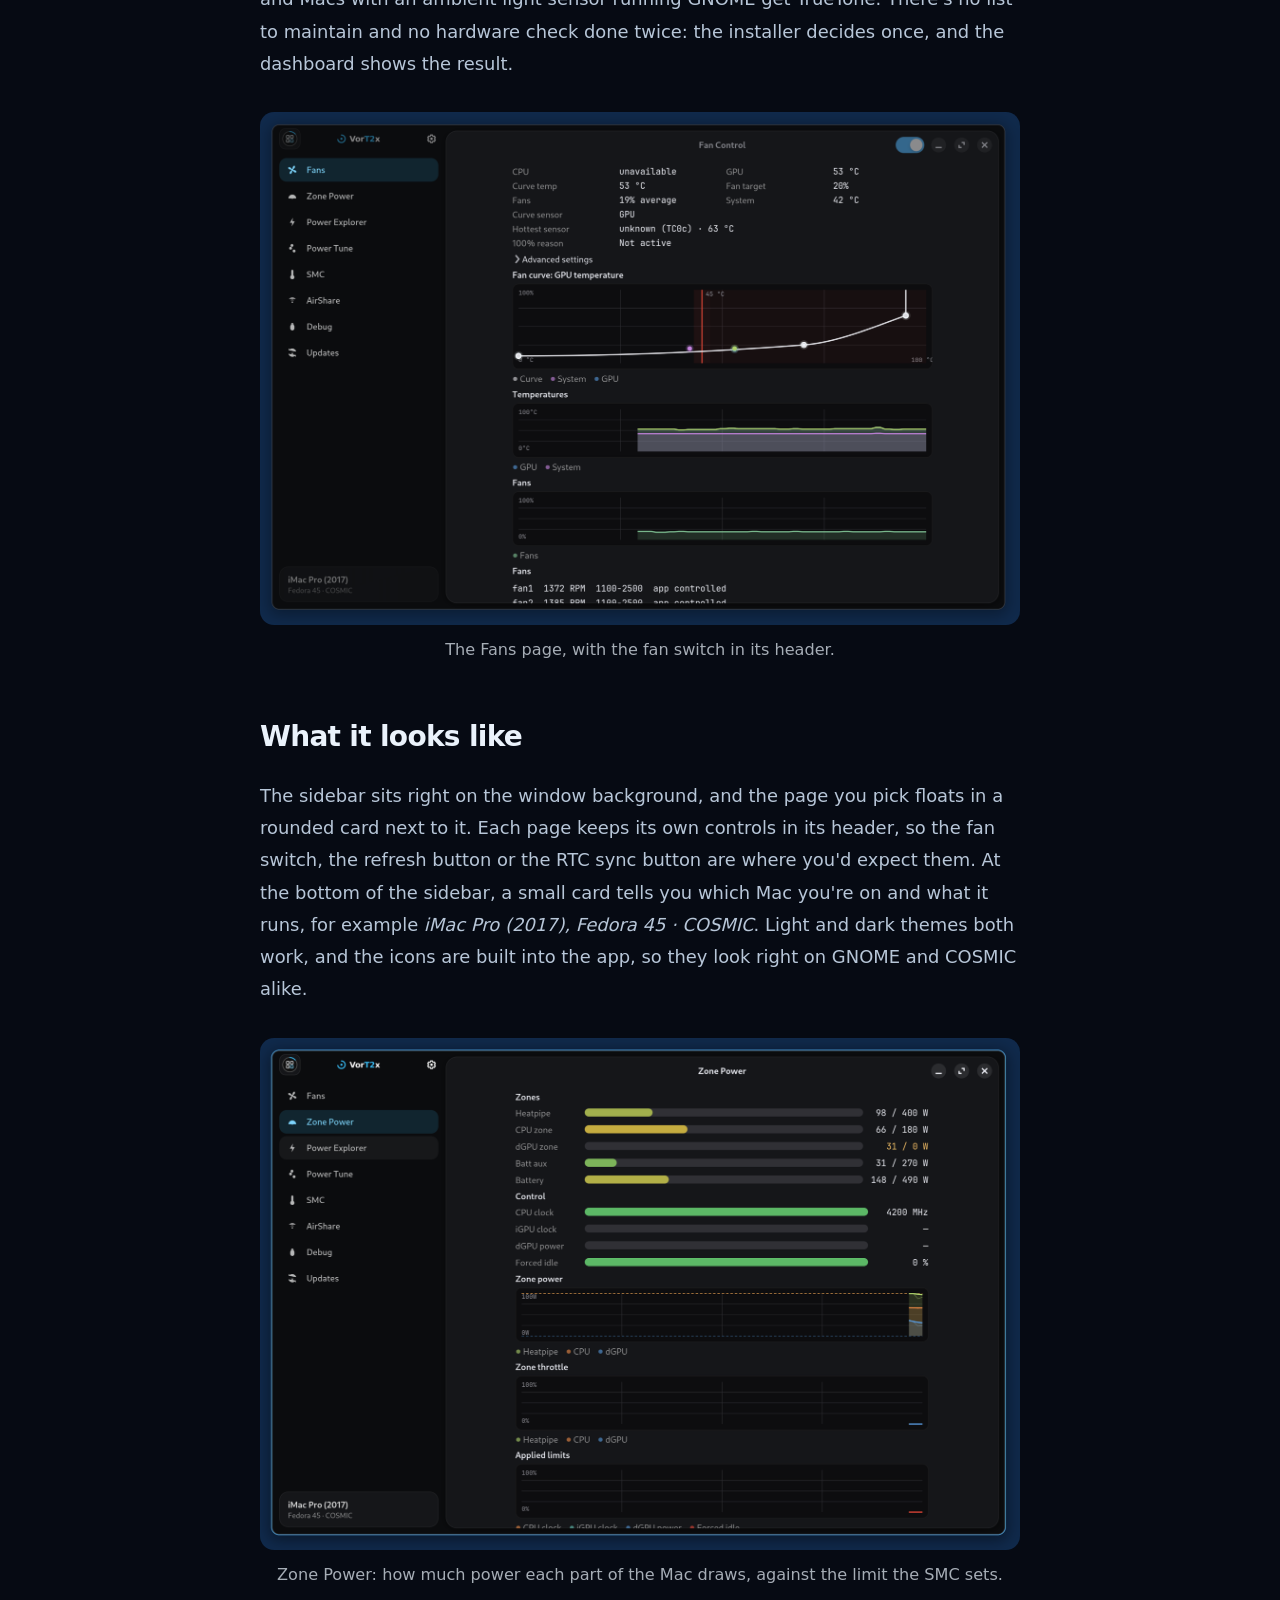
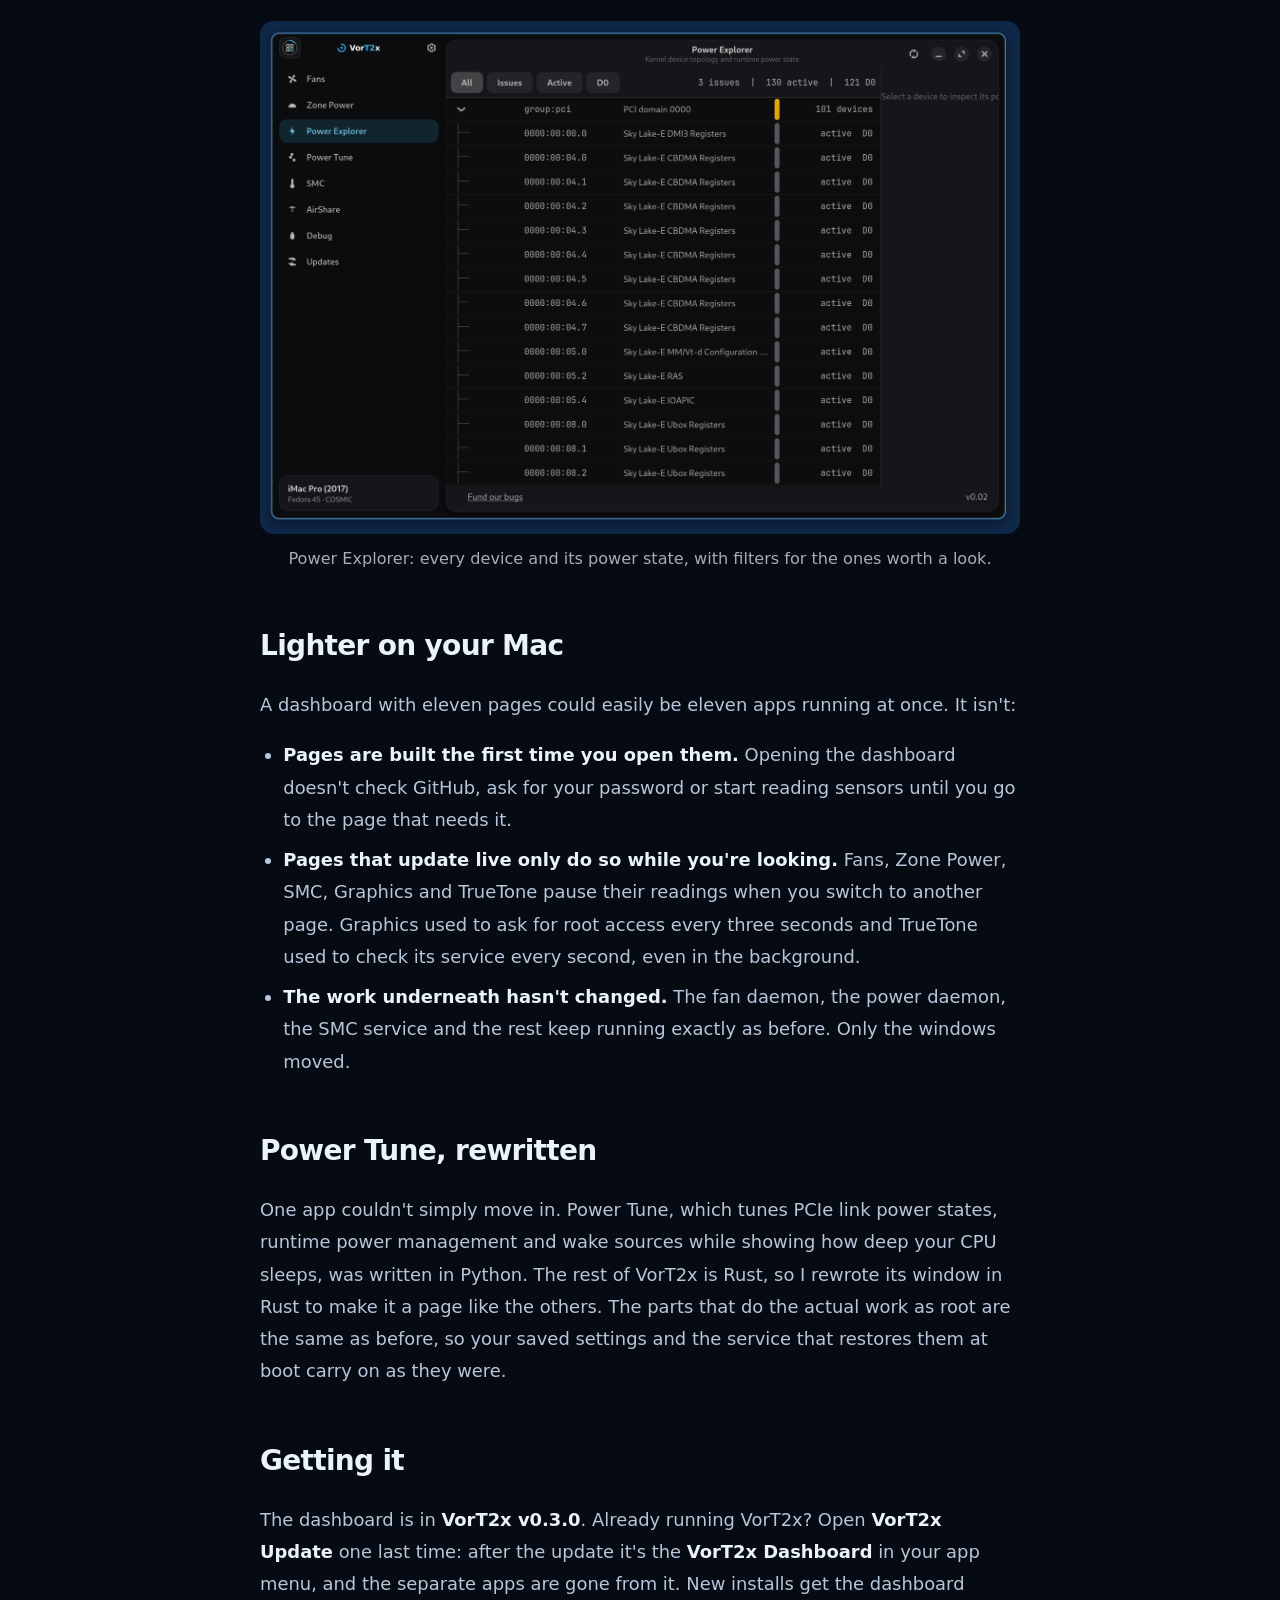
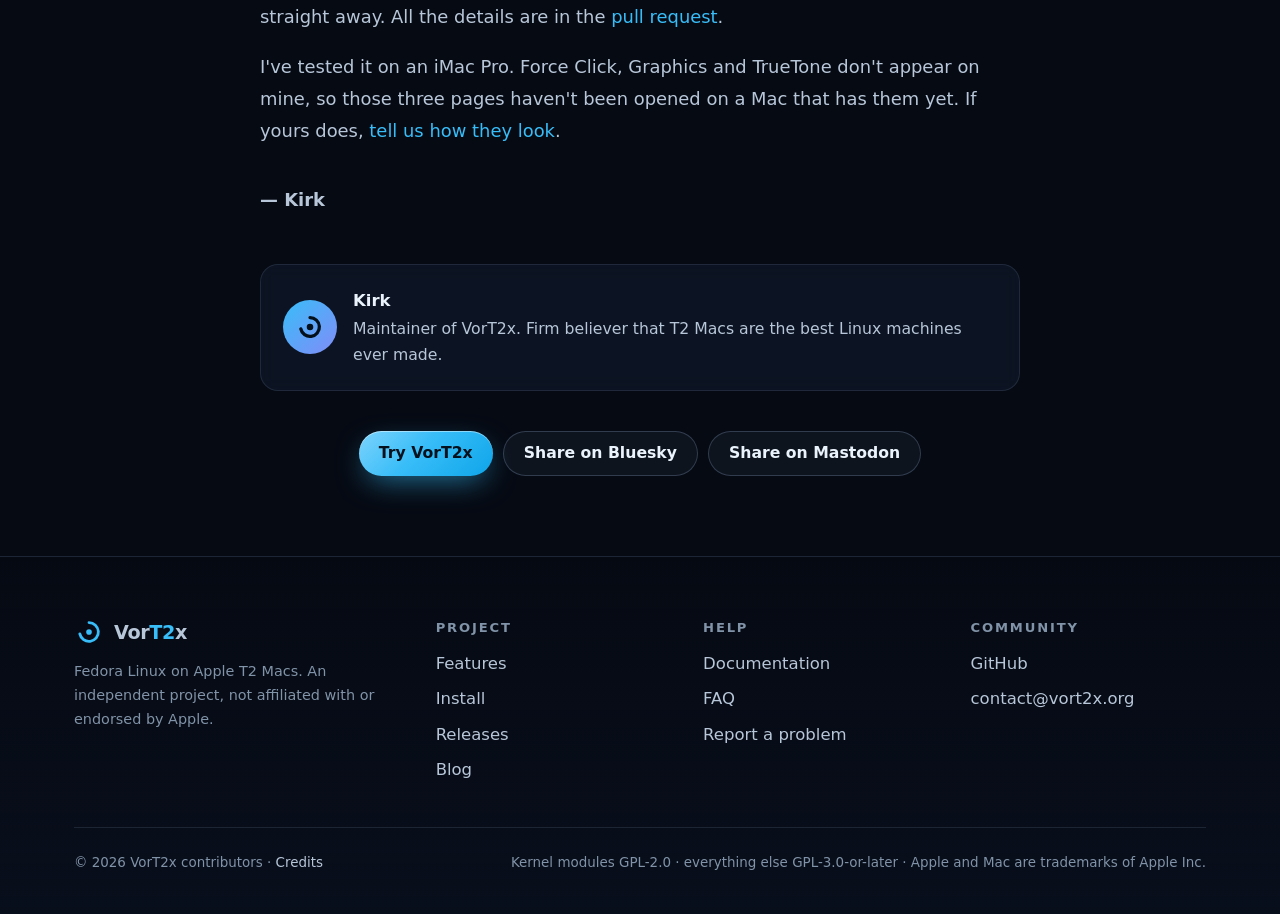
<file: blog/one-app-for-your-t2-mac.html>
<!doctype html>
<html lang="en" class="no-js">
<head>
<meta charset="utf-8">
<meta name="viewport" content="width=device-width, initial-scale=1">
<title>One app for your T2 Mac · VorT2x Blog</title>
<meta name="description" content="VorT2x used to install a dozen separate apps. Now there's one: the VorT2x Dashboard, with a page for every part of your Mac that VorT2x set up, and nothing for the parts it didn't.">
<link rel="canonical" href="https://vort2x.org/blog/one-app-for-your-t2-mac.html">
<meta name="theme-color" content="#060a13">
<link rel="icon" href="/assets/favicon.svg" type="image/svg+xml">
<meta property="og:type" content="article">
<meta property="og:site_name" content="VorT2x">
<meta property="og:title" content="One app for your T2 Mac · VorT2x Blog">
<meta property="og:description" content="VorT2x used to install a dozen separate apps. Now there's one: the VorT2x Dashboard, with a page for every part of your Mac that VorT2x set up, and nothing for the parts it didn't.">
<meta property="og:url" content="https://vort2x.org/blog/one-app-for-your-t2-mac.html">
<meta property="og:image" content="https://vort2x.org/blog/one-app-for-your-t2-mac-hero.png">
<meta name="twitter:card" content="summary_large_image">
<link rel="stylesheet" href="/assets/site.css">
<meta property="article:published_time" content="2026-11-25">
<meta property="article:section" content="Features in depth">
<meta property="article:tag" content="Features in depth">
<script type="application/ld+json">{"@context": "https://schema.org", "@type": "BlogPosting", "headline": "One app for your T2 Mac", "description": "VorT2x used to install a dozen separate apps. Now there's one: the VorT2x Dashboard, with a page for every part of your Mac that VorT2x set up, and nothing for the parts it didn't.", "image": "https://vort2x.org/blog/one-app-for-your-t2-mac-hero.png", "datePublished": "2026-11-25", "dateModified": "2026-11-25", "author": {"@type": "Person", "name": "Kirk"}, "articleSection": "Features in depth", "keywords": "Features in depth, VorT2x Dashboard, GTK, libadwaita, fan control, Power Tune", "publisher": {"@type": "Organization", "name": "VorT2x", "url": "https://vort2x.org/"}, "mainEntityOfPage": "https://vort2x.org/blog/one-app-for-your-t2-mac.html"}</script>
<script defer src="/assets/site.js"></script>
</head>
<body>
<a class="skip" href="#main">Skip to content</a>
<div class="ambient" aria-hidden="true"></div>

<header class="nav">
  <div class="wrap">
    <a class="brand" href="/" aria-label="VorT2x home">
      <svg viewBox="0 0 64 64" aria-hidden="true"><path d="M32 12a20 20 0 1 1-19.6 24" fill="none" stroke="#38bdf8" stroke-width="6" stroke-linecap="round"/><circle cx="32" cy="32" r="6" fill="#38bdf8"/></svg>
      <span>Vor<b>T2</b>x</span>
    </a>
    <button class="nav-toggle" type="button" aria-label="Menu" aria-expanded="false"><svg width="20" height="20" viewBox="0 0 24 24" fill="none" stroke="currentColor" stroke-width="2" stroke-linecap="round"><path d="M4 7h16M4 12h16M4 17h16"/></svg></button>
    <nav class="nav-links" aria-label="Main">
      <a href="/#features">Features</a>
      <a href="/#install">Install</a>
      <a href="/documentation.html">Docs</a>
      <a href="/blog/" aria-current="page">Blog</a>
      <a class="btn btn-sm btn-github" href="https://github.com/vorT2x-linux/vort2x"><svg viewBox="0 0 24 24" fill="currentColor" aria-hidden="true"><path d="M12 2a10 10 0 0 0-3.2 19.5c.5.1.7-.2.7-.5v-1.7c-2.8.6-3.4-1.3-3.4-1.3-.5-1.2-1.1-1.5-1.1-1.5-.9-.6.1-.6.1-.6 1 .1 1.5 1 1.5 1 .9 1.5 2.3 1.1 2.9.8.1-.6.3-1.1.6-1.3-2.2-.3-4.6-1.1-4.6-5 0-1.1.4-2 1-2.7-.1-.3-.4-1.3.1-2.7 0 0 .8-.3 2.8 1a9.7 9.7 0 0 1 5 0c1.9-1.3 2.8-1 2.8-1 .5 1.4.2 2.4.1 2.7.6.7 1 1.6 1 2.7 0 3.9-2.3 4.7-4.6 5 .4.3.7.9.7 1.9V21c0 .3.2.6.7.5A10 10 0 0 0 12 2z"/></svg>GitHub</a>
    </nav>
  </div>
</header>

<main id="main">
<div class="progress" aria-hidden="true"></div>
<div class="wrap">
  <figure class="article-hero reveal"><img src="/blog/one-app-for-your-t2-mac-hero.png" alt="The VorT2x Dashboard on an iMac Pro: a sidebar with Fans, Zone Power, Power Explorer, Power Tune, SMC, AirShare, Debug and Updates, and the Fans page with live temperatures and the fan curve" width="1600" height="900"></figure>
  <article class="article">
    <div style="text-align:center"><a class="eyebrow" href="/blog/?tag=features">Features in depth</a></div>
    <h1>One app for your T2 Mac</h1>
    <div class="meta"><span>Kirk</span><span class="dot"></span><time datetime="2026-11-25">25 November 2026</time><span class="dot"></span><span>4 min read</span></div>
    <div class="body">
      <p>Until now, VorT2x put about a dozen apps in your app menu: Fan Control, Zone Power, Power Explorer, Power Tune, SMC Control, GPU Control, Force Click, TrueTone, AirShare, T2 Debug and VorT2x Update. Each had its own window, its own icon and its own idea of where things go.</p>
      <p><strong>In VorT2x v0.3.0 they're one app: the VorT2x Dashboard.</strong> One window, a sidebar on the left, and a page for every part of your Mac that VorT2x set up.</p>

      <h2>Only what your Mac has</h2>
      <p>T2 Macs are not all the same. A MacBook Pro has a Touch Bar, a Force Touch trackpad and a battery. An iMac Pro has none of those, but it has a big Vega GPU and two fans to keep it cool. The installer already knows this and only sets up what each Mac needs.</p>
      <p>The dashboard simply follows the installer. <strong>A page appears when its part is installed, and not otherwise.</strong> On my iMac Pro that's Fans, Zone Power, Power Explorer, Power Tune, SMC, AirShare, Debug and Updates. A MacBook also gets Force Click, the MacBook Pros with a switchable AMD graphics card get Graphics, and Macs with an ambient light sensor running GNOME get TrueTone. There's no list to maintain and no hardware check done twice: the installer decides once, and the dashboard shows the result.</p>

      <figure style="margin:32px 0"><img src="/blog/one-app-dashboard-fans.png" alt="The Fans page in the VorT2x Dashboard, showing GPU and system temperatures, the fan curve and live temperature and fan graphs" width="1600" height="1079" loading="lazy" style="width:100%;height:auto;border-radius:14px"><figcaption style="text-align:center;opacity:.7;font-size:.9em;margin-top:10px">The Fans page, with the fan switch in its header.</figcaption></figure>

      <h2>What it looks like</h2>
      <p>The sidebar sits right on the window background, and the page you pick floats in a rounded card next to it. Each page keeps its own controls in its header, so the fan switch, the refresh button or the RTC sync button are where you'd expect them. At the bottom of the sidebar, a small card tells you which Mac you're on and what it runs, for example <em>iMac Pro (2017), Fedora 45 · COSMIC</em>. Light and dark themes both work, and the icons are built into the app, so they look right on GNOME and COSMIC alike.</p>

      <figure style="margin:32px 0"><img src="/blog/one-app-dashboard-zone-power.png" alt="The Zone Power page in the VorT2x Dashboard, with power bars for each SMC zone, the applied clock limits and live graphs" width="1600" height="1079" loading="lazy" style="width:100%;height:auto;border-radius:14px"><figcaption style="text-align:center;opacity:.7;font-size:.9em;margin-top:10px">Zone Power: how much power each part of the Mac draws, against the limit the SMC sets.</figcaption></figure>

      <figure style="margin:32px 0"><img src="/blog/one-app-dashboard-power-explorer.png" alt="The Power Explorer page in the VorT2x Dashboard, listing PCI devices with their runtime power state, with filters for issues, active and D0 devices" width="1600" height="1079" loading="lazy" style="width:100%;height:auto;border-radius:14px"><figcaption style="text-align:center;opacity:.7;font-size:.9em;margin-top:10px">Power Explorer: every device and its power state, with filters for the ones worth a look.</figcaption></figure>

      <h2>Lighter on your Mac</h2>
      <p>A dashboard with eleven pages could easily be eleven apps running at once. It isn't:</p>
      <ul>
        <li><strong>Pages are built the first time you open them.</strong> Opening the dashboard doesn't check GitHub, ask for your password or start reading sensors until you go to the page that needs it.</li>
        <li><strong>Pages that update live only do so while you're looking.</strong> Fans, Zone Power, SMC, Graphics and TrueTone pause their readings when you switch to another page. Graphics used to ask for root access every three seconds and TrueTone used to check its service every second, even in the background.</li>
        <li><strong>The work underneath hasn't changed.</strong> The fan daemon, the power daemon, the SMC service and the rest keep running exactly as before. Only the windows moved.</li>
      </ul>

      <h2>Power Tune, rewritten</h2>
      <p>One app couldn't simply move in. Power Tune, which tunes PCIe link power states, runtime power management and wake sources while showing how deep your CPU sleeps, was written in Python. The rest of VorT2x is Rust, so I rewrote its window in Rust to make it a page like the others. The parts that do the actual work as root are the same as before, so your saved settings and the service that restores them at boot carry on as they were.</p>

      <h2>Getting it</h2>
      <p>The dashboard is in <a href="https://github.com/vorT2x-linux/vort2x/releases/tag/v0.3.0"><strong>VorT2x v0.3.0</strong></a>. Already running VorT2x? Open <strong>VorT2x Update</strong> one last time: after the update it's the <strong>VorT2x Dashboard</strong> in your app menu, and the separate apps are gone from it. New installs get the dashboard straight away. All the details are in the <a href="https://github.com/vorT2x-linux/vort2x/pull/11">pull request</a>.</p>
      <p>I've tested it on an iMac Pro. Force Click, Graphics and TrueTone don't appear on mine, so those three pages haven't been opened on a Mac that has them yet. If yours does, <a href="https://github.com/vorT2x-linux/vort2x/issues">tell us how they look</a>.</p>
      <p class="sign">— Kirk</p>
    </div>

    <div class="card author">
      <div class="avatar"><svg viewBox="0 0 64 64" aria-hidden="true"><path d="M32 12a20 20 0 1 1-19.6 24" fill="none" stroke="currentColor" stroke-width="7" stroke-linecap="round"/><circle cx="32" cy="32" r="7" fill="currentColor"/></svg></div>
      <div><strong>Kirk</strong><p style="margin:2px 0 0">Maintainer of VorT2x. Firm believer that T2 Macs are the best Linux machines ever made.</p></div>
    </div>

    <div class="share">
      <a class="btn btn-primary" href="/#install">Try VorT2x</a>
      <a class="btn" href="https://bsky.app/intent/compose?text=One%20app%20for%20your%20T2%20Mac%3A%20the%20VorT2x%20Dashboard%20https%3A%2F%2Fvort2x.org%2Fblog%2Fone-app-for-your-t2-mac.html">Share on Bluesky</a>
      <a class="btn" href="https://mastodonshare.com/?text=One%20app%20for%20your%20T2%20Mac%3A%20the%20VorT2x%20Dashboard&amp;url=https%3A%2F%2Fvort2x.org%2Fblog%2Fone-app-for-your-t2-mac.html">Share on Mastodon</a>
    </div>
  </article>
</div>

</main>

<footer class="footer">
  <div class="wrap">
    <div class="footer-grid">
      <div>
        <a class="brand" href="/"><svg viewBox="0 0 64 64" aria-hidden="true"><path d="M32 12a20 20 0 1 1-19.6 24" fill="none" stroke="#38bdf8" stroke-width="6" stroke-linecap="round"/><circle cx="32" cy="32" r="6" fill="#38bdf8"/></svg><span>Vor<b>T2</b>x</span></a>
        <p>Fedora Linux on Apple T2 Macs. An independent project, not affiliated with or endorsed by Apple.</p>
      </div>
      <div><h4>Project</h4><ul><li><a href="/#features">Features</a></li><li><a href="/#install">Install</a></li><li><a href="https://github.com/vorT2x-linux/vort2x/releases">Releases</a></li><li><a href="/blog/">Blog</a></li></ul></div>
      <div><h4>Help</h4><ul><li><a href="/documentation.html">Documentation</a></li><li><a href="/#faq">FAQ</a></li><li><a href="https://github.com/vorT2x-linux/vort2x/issues">Report a problem</a></li></ul></div>
      <div><h4>Community</h4><ul><li><a href="https://github.com/vorT2x-linux/vort2x">GitHub</a></li><li><a href="mailto:contact@vort2x.org">contact@vort2x.org</a></li></ul></div>
    </div>
    <div class="legal">
      <span>© <span data-year>2026</span> VorT2x contributors · <a href="https://github.com/vorT2x-linux/vort2x/blob/main/NOTICE">Credits</a></span>
      <span>Kernel modules GPL-2.0 · everything else GPL-3.0-or-later · Apple and Mac are trademarks of Apple Inc.</span>
    </div>
  </div>
</footer>
</body>
</html>
</file>
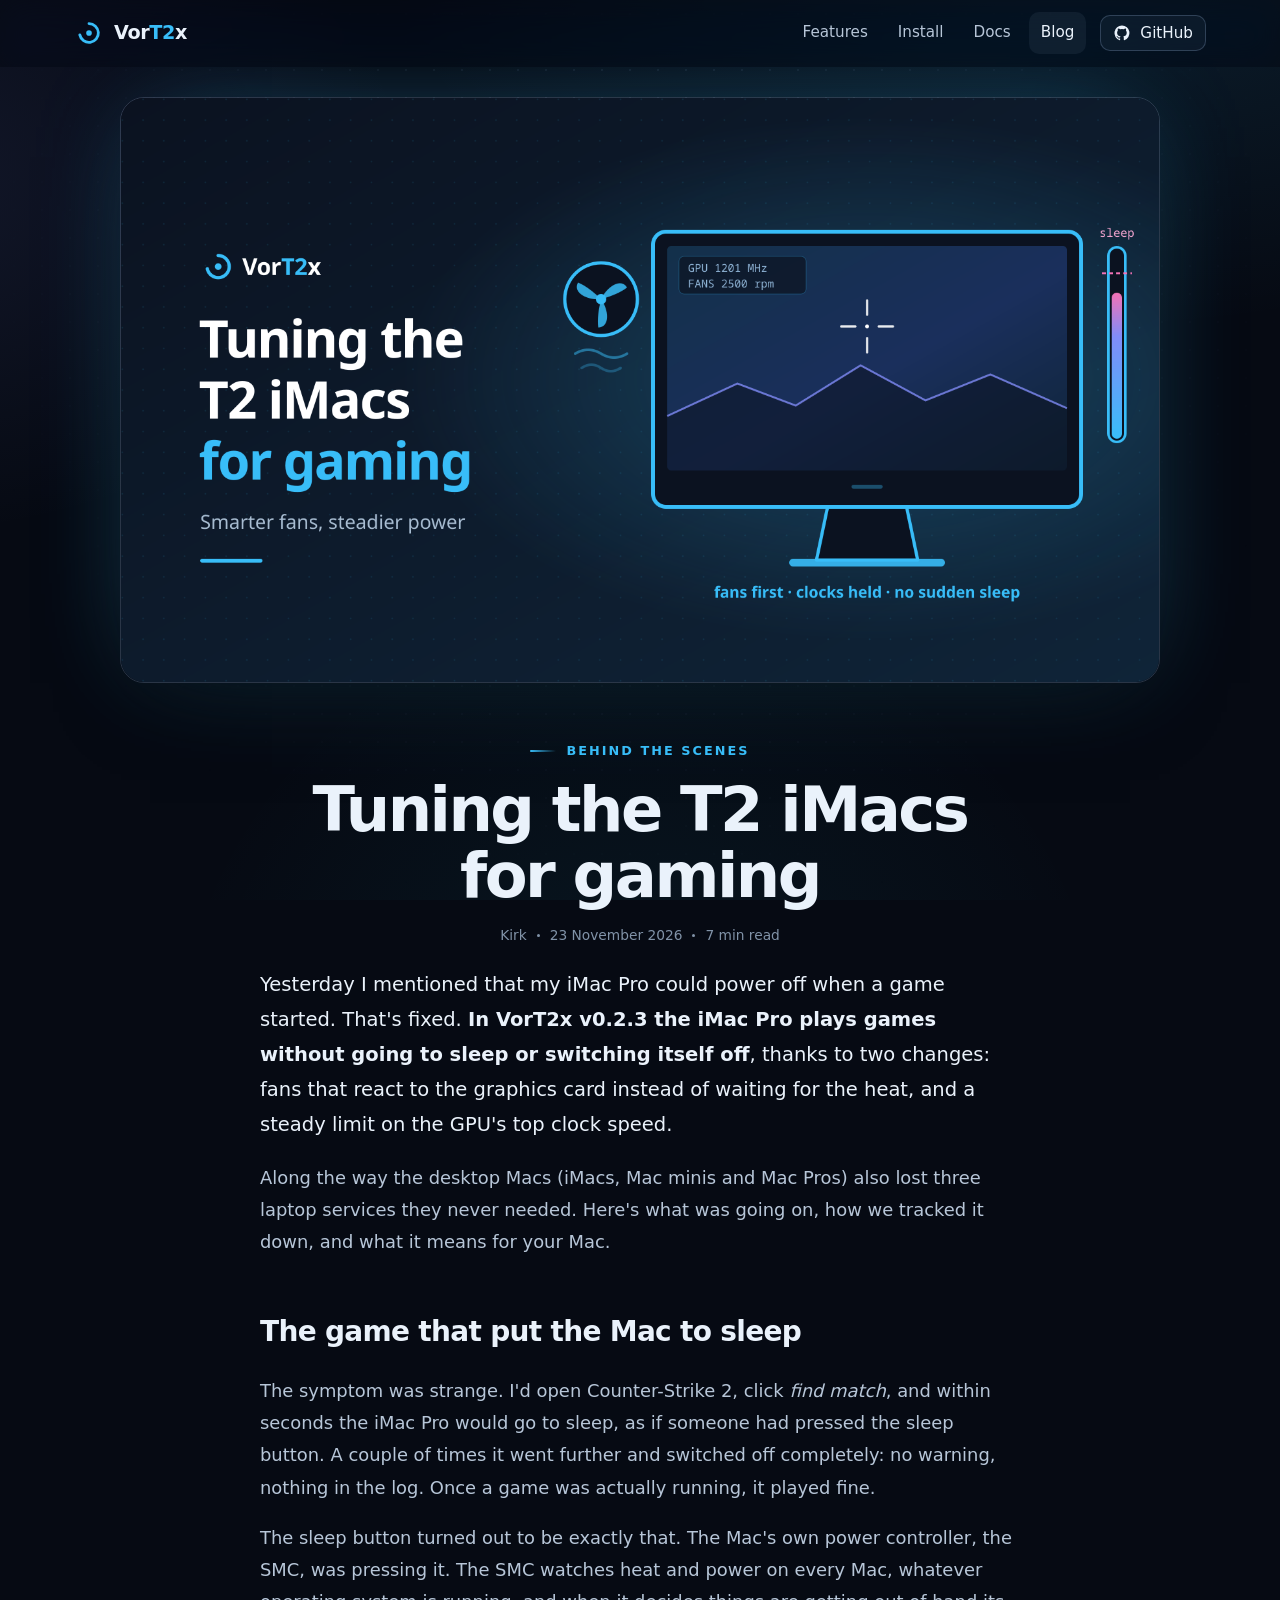
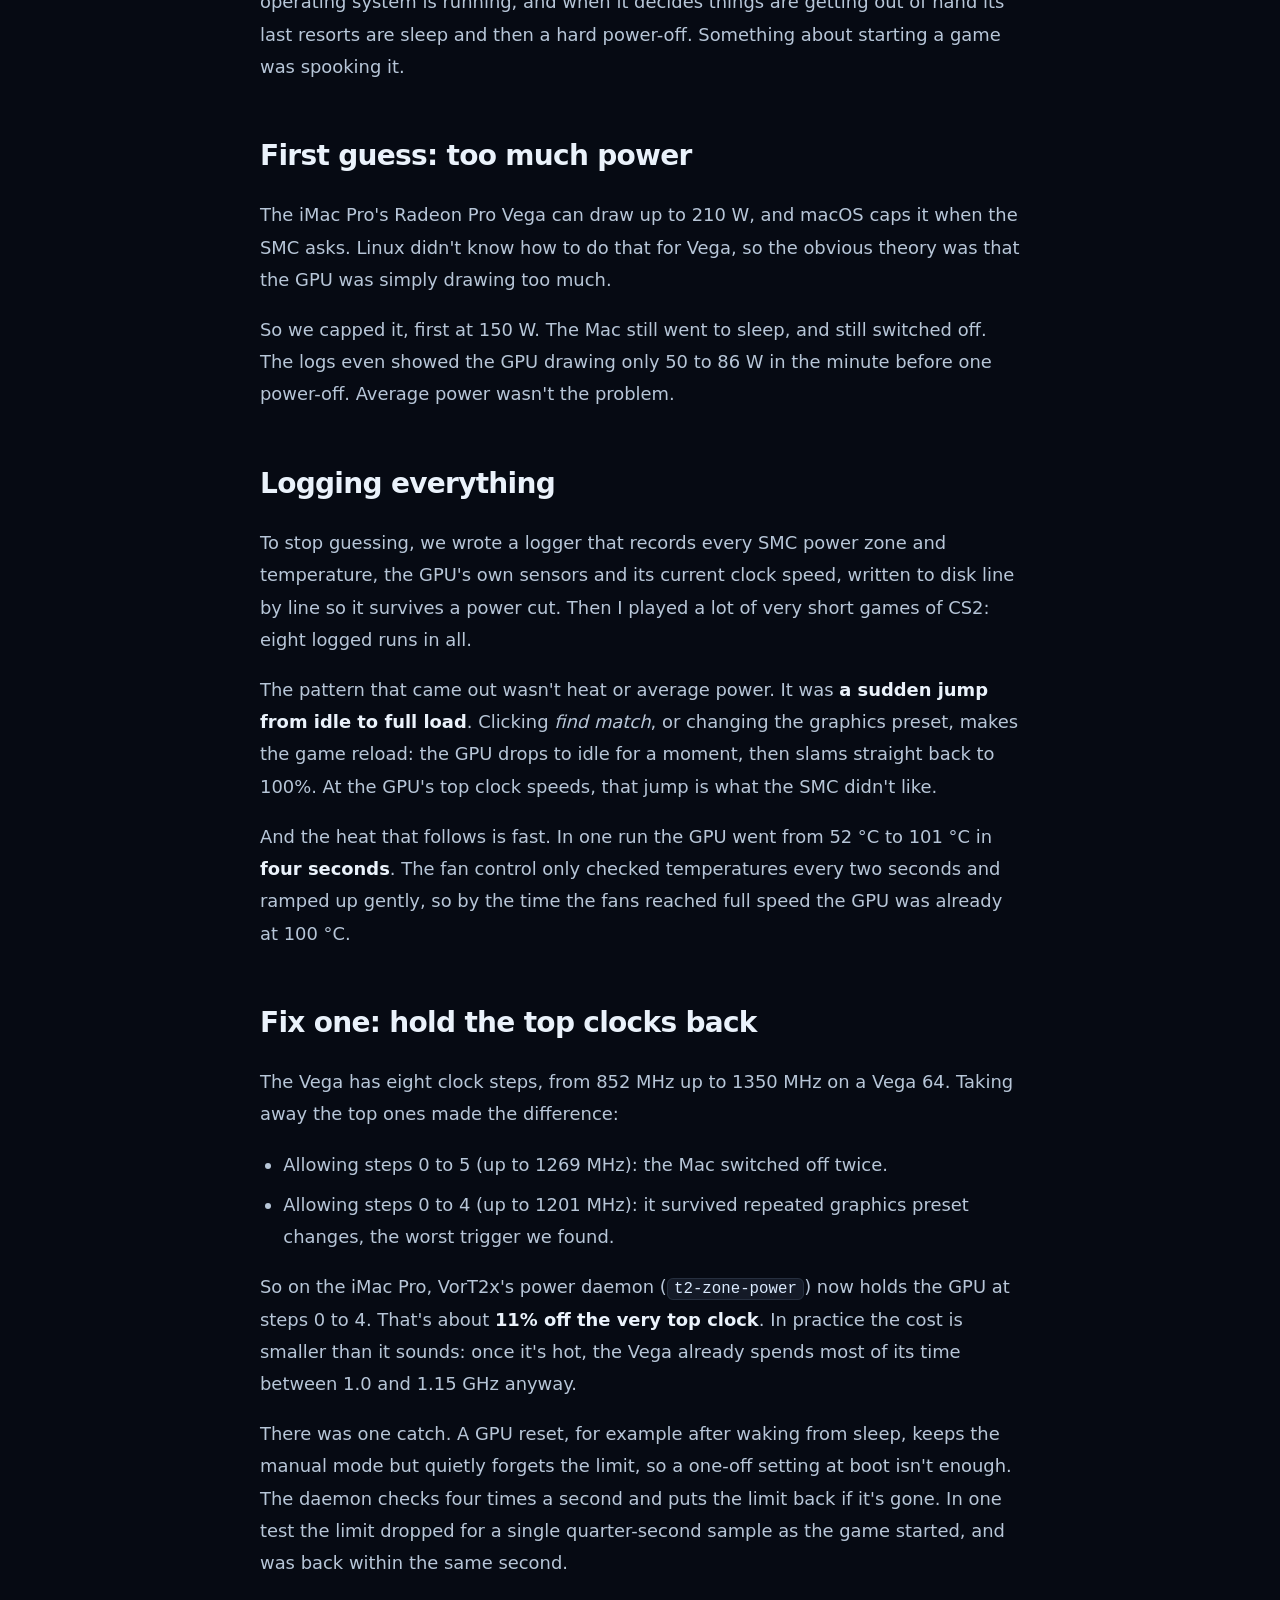
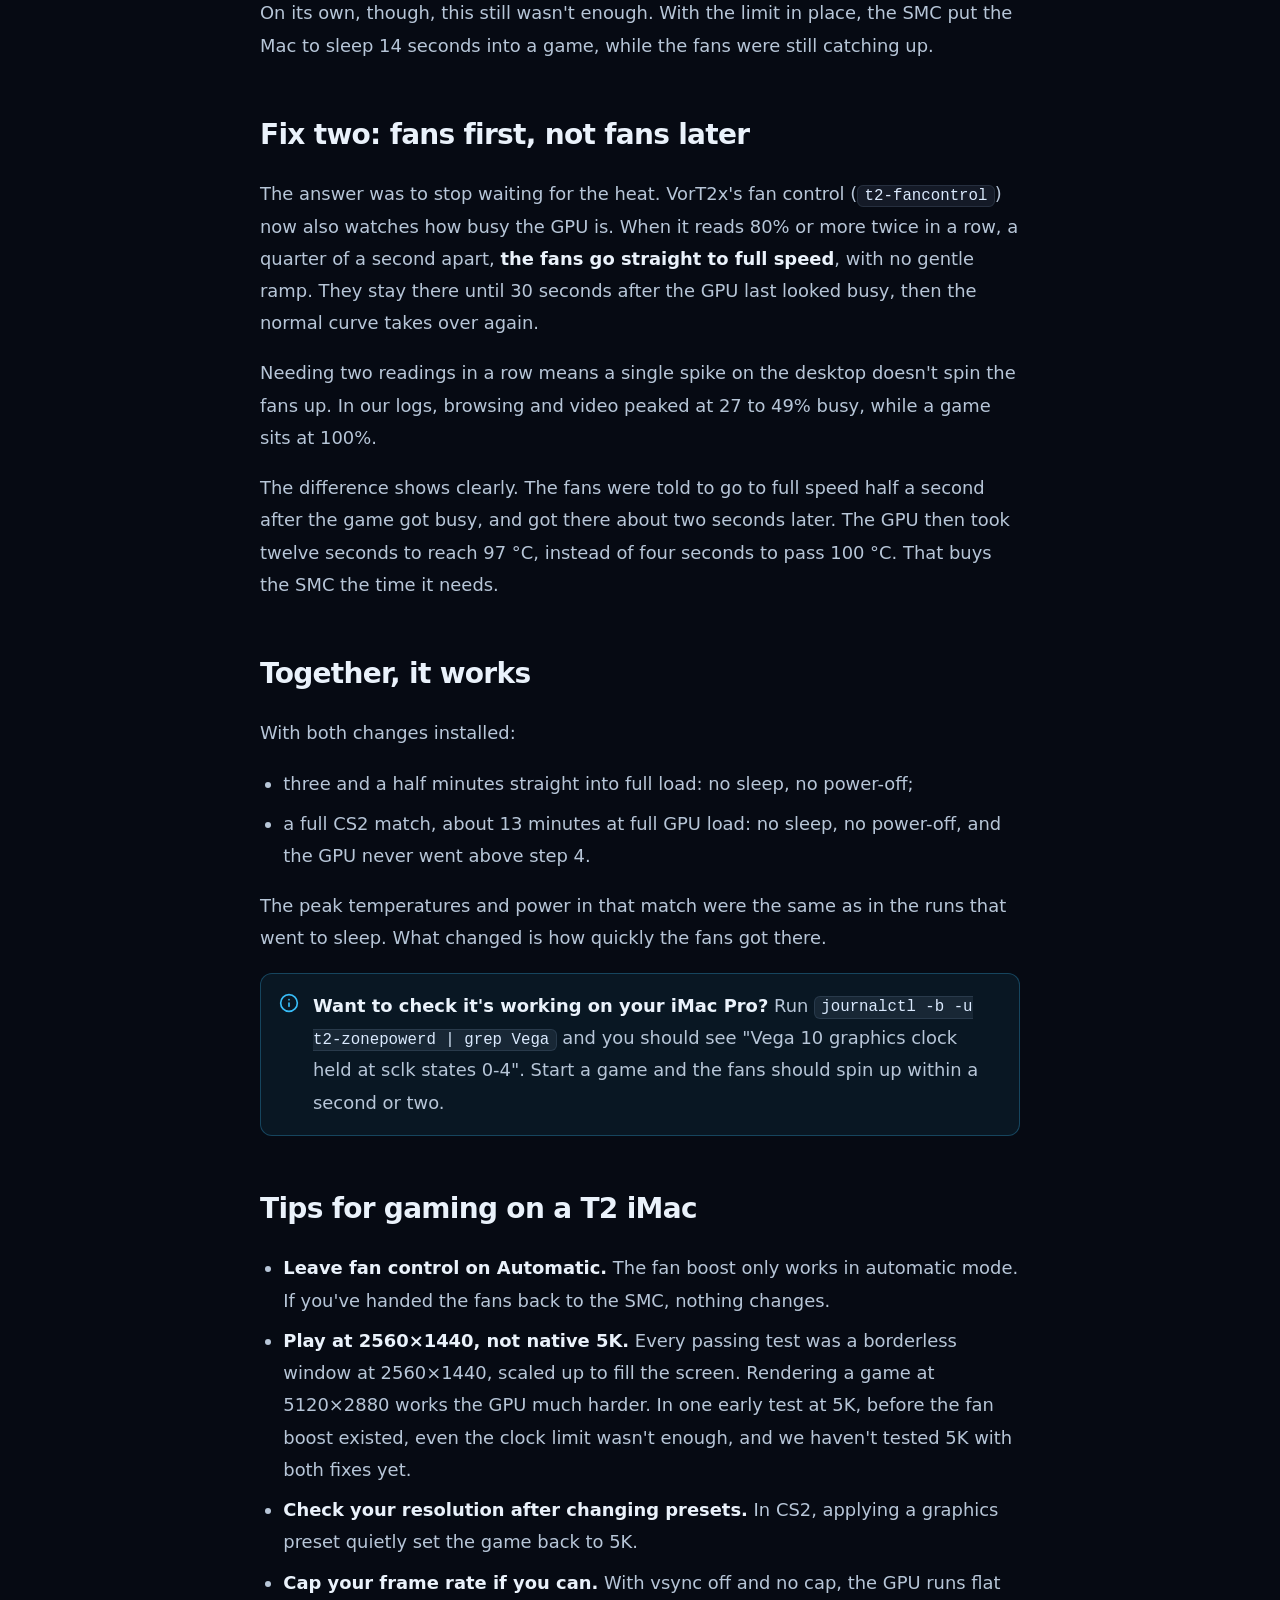
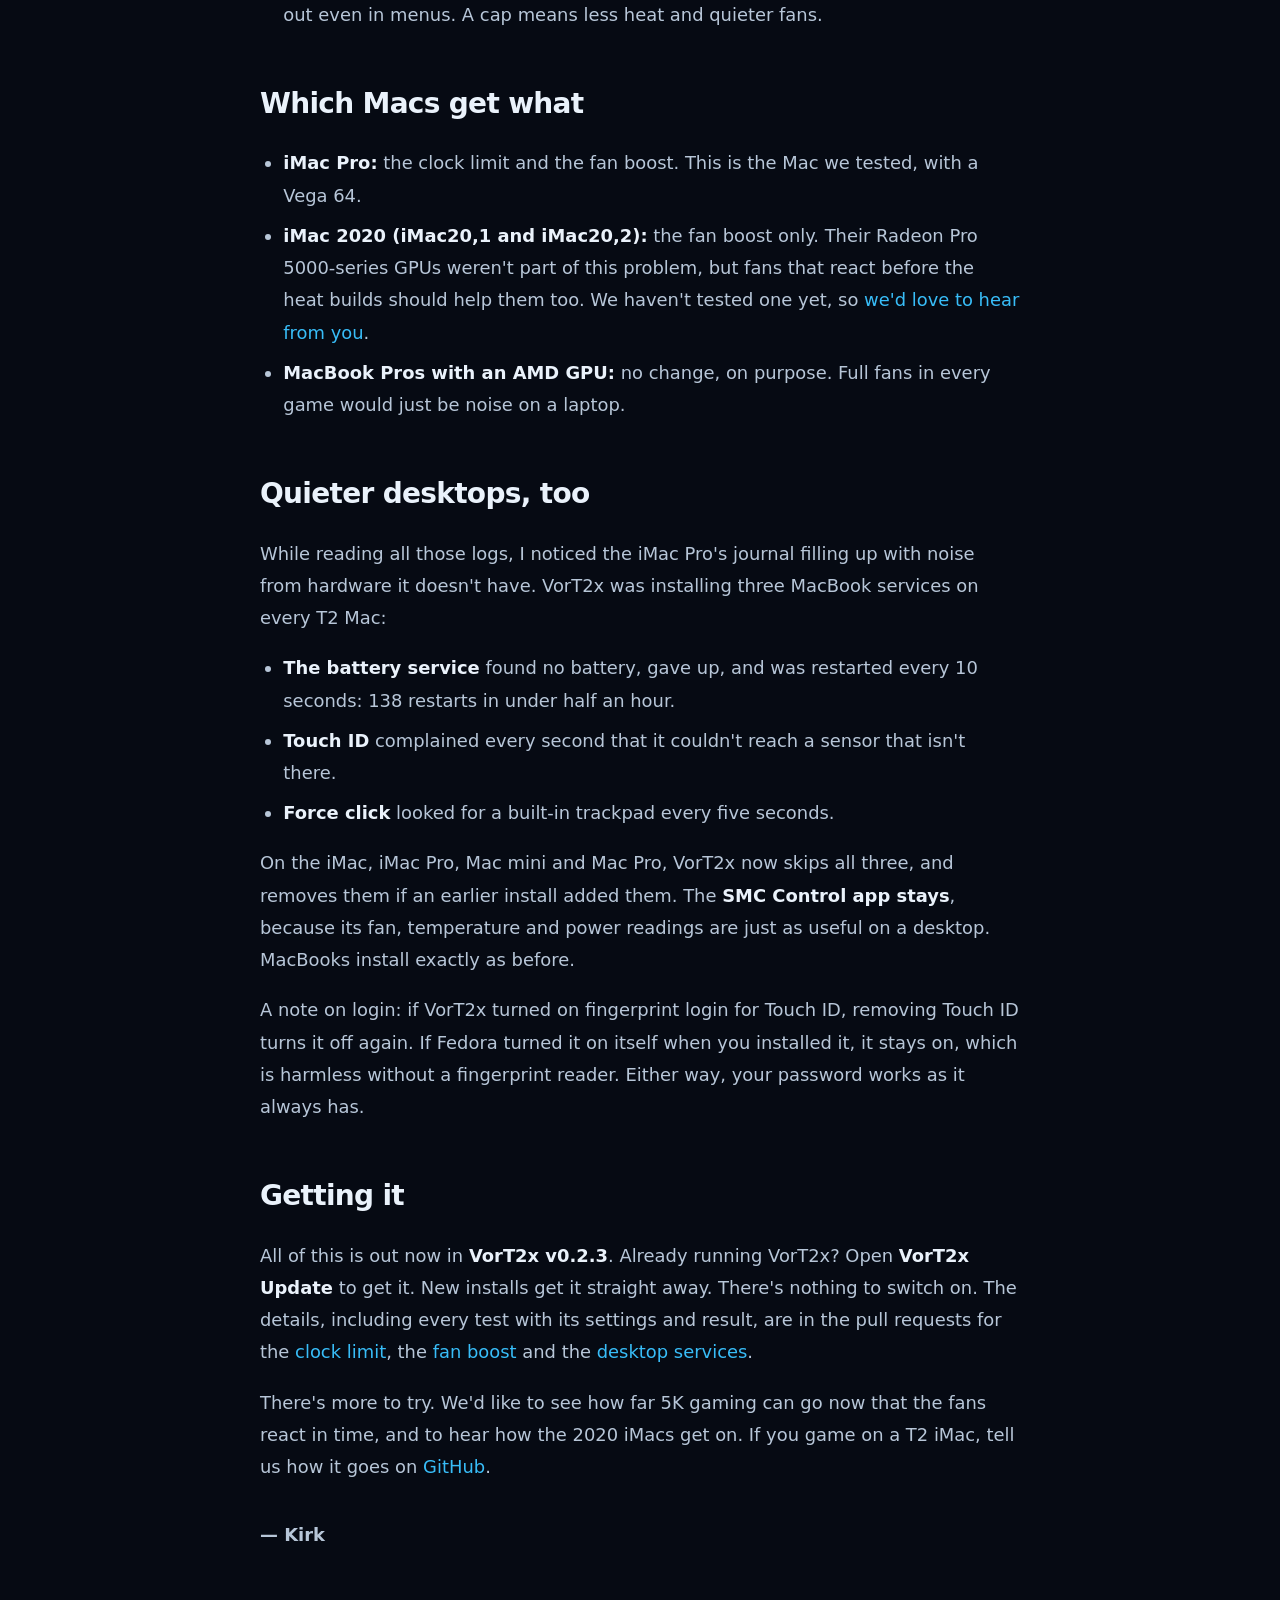
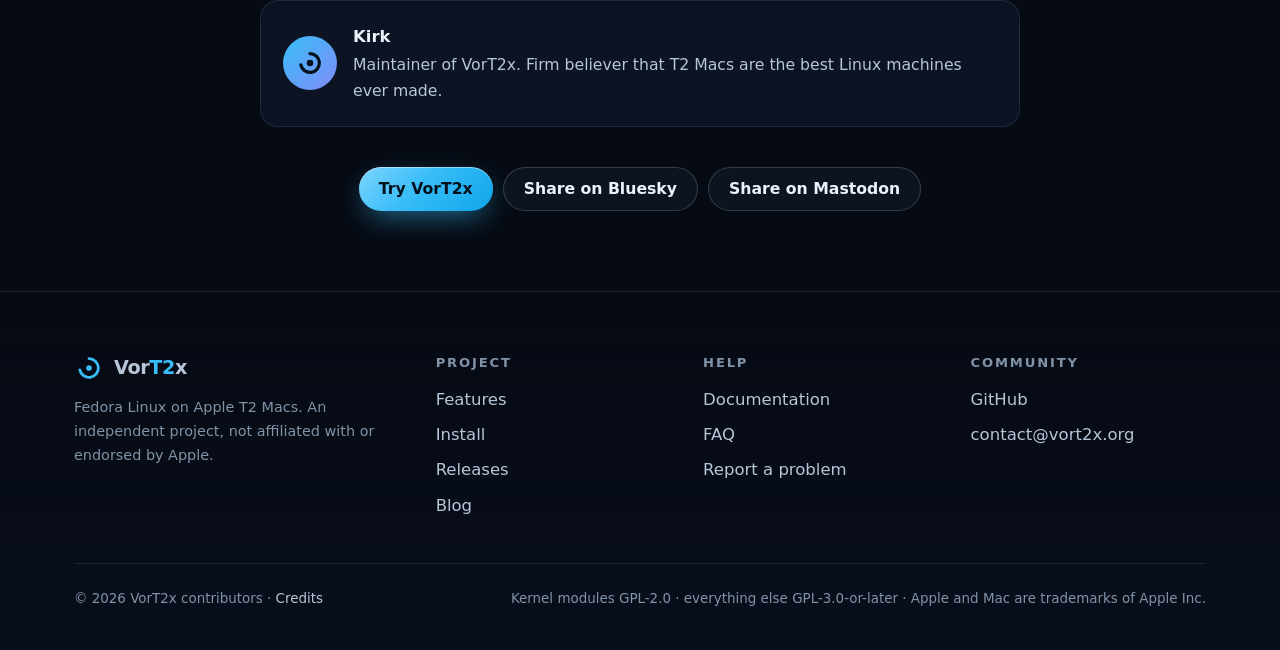
<file: blog/tuning-t2-imacs-for-gaming.html>
<!doctype html>
<html lang="en" class="no-js">
<head>
<meta charset="utf-8">
<meta name="viewport" content="width=device-width, initial-scale=1">
<title>Tuning the T2 iMacs for gaming · VorT2x Blog</title>
<meta name="description" content="Games used to put the iMac Pro to sleep, or switch it off, within seconds of starting. VorT2x v0.2.3 fixes it with fans that react to the GPU and a steady clock limit. Here's how we found it.">
<link rel="canonical" href="https://vort2x.org/blog/tuning-t2-imacs-for-gaming.html">
<meta name="theme-color" content="#060a13">
<link rel="icon" href="/assets/favicon.svg" type="image/svg+xml">
<meta property="og:type" content="article">
<meta property="og:site_name" content="VorT2x">
<meta property="og:title" content="Tuning the T2 iMacs for gaming · VorT2x Blog">
<meta property="og:description" content="Games used to put the iMac Pro to sleep, or switch it off, within seconds of starting. VorT2x v0.2.3 fixes it with fans that react to the GPU and a steady clock limit. Here's how we found it.">
<meta property="og:url" content="https://vort2x.org/blog/tuning-t2-imacs-for-gaming.html">
<meta property="og:image" content="https://vort2x.org/blog/tuning-t2-imacs-for-gaming-hero.png">
<meta name="twitter:card" content="summary_large_image">
<link rel="stylesheet" href="/assets/site.css">
<meta property="article:published_time" content="2026-11-23">
<meta property="article:section" content="Behind the scenes">
<meta property="article:tag" content="Behind the scenes">
<script type="application/ld+json">{"@context": "https://schema.org", "@type": "BlogPosting", "headline": "Tuning the T2 iMacs for gaming", "description": "Games used to put the iMac Pro to sleep, or switch it off, within seconds of starting. VorT2x v0.2.3 fixes it with fans that react to the GPU and a steady clock limit. Here's how we found it.", "image": "https://vort2x.org/blog/tuning-t2-imacs-for-gaming-hero.png", "datePublished": "2026-11-23", "dateModified": "2026-11-23", "author": {"@type": "Person", "name": "Kirk"}, "articleSection": "Behind the scenes", "keywords": "Behind the scenes, iMac Pro, iMac, gaming, fan control, amdgpu", "publisher": {"@type": "Organization", "name": "VorT2x", "url": "https://vort2x.org/"}, "mainEntityOfPage": "https://vort2x.org/blog/tuning-t2-imacs-for-gaming.html"}</script>
<script defer src="/assets/site.js"></script>
</head>
<body>
<a class="skip" href="#main">Skip to content</a>
<div class="ambient" aria-hidden="true"></div>

<header class="nav">
  <div class="wrap">
    <a class="brand" href="/" aria-label="VorT2x home">
      <svg viewBox="0 0 64 64" aria-hidden="true"><path d="M32 12a20 20 0 1 1-19.6 24" fill="none" stroke="#38bdf8" stroke-width="6" stroke-linecap="round"/><circle cx="32" cy="32" r="6" fill="#38bdf8"/></svg>
      <span>Vor<b>T2</b>x</span>
    </a>
    <button class="nav-toggle" type="button" aria-label="Menu" aria-expanded="false"><svg width="20" height="20" viewBox="0 0 24 24" fill="none" stroke="currentColor" stroke-width="2" stroke-linecap="round"><path d="M4 7h16M4 12h16M4 17h16"/></svg></button>
    <nav class="nav-links" aria-label="Main">
      <a href="/#features">Features</a>
      <a href="/#install">Install</a>
      <a href="/documentation.html">Docs</a>
      <a href="/blog/" aria-current="page">Blog</a>
      <a class="btn btn-sm btn-github" href="https://github.com/vorT2x-linux/vort2x"><svg viewBox="0 0 24 24" fill="currentColor" aria-hidden="true"><path d="M12 2a10 10 0 0 0-3.2 19.5c.5.1.7-.2.7-.5v-1.7c-2.8.6-3.4-1.3-3.4-1.3-.5-1.2-1.1-1.5-1.1-1.5-.9-.6.1-.6.1-.6 1 .1 1.5 1 1.5 1 .9 1.5 2.3 1.1 2.9.8.1-.6.3-1.1.6-1.3-2.2-.3-4.6-1.1-4.6-5 0-1.1.4-2 1-2.7-.1-.3-.4-1.3.1-2.7 0 0 .8-.3 2.8 1a9.7 9.7 0 0 1 5 0c1.9-1.3 2.8-1 2.8-1 .5 1.4.2 2.4.1 2.7.6.7 1 1.6 1 2.7 0 3.9-2.3 4.7-4.6 5 .4.3.7.9.7 1.9V21c0 .3.2.6.7.5A10 10 0 0 0 12 2z"/></svg>GitHub</a>
    </nav>
  </div>
</header>

<main id="main">
<div class="progress" aria-hidden="true"></div>
<div class="wrap">
  <figure class="article-hero reveal"><img src="/blog/tuning-t2-imacs-for-gaming-hero.png" alt="An iMac showing a game, with a fan blowing beside it and a temperature bar staying below a dashed sleep line, next to the words Tuning the T2 iMacs for gaming" width="1600" height="900"></figure>
  <article class="article">
    <div style="text-align:center"><a class="eyebrow" href="/blog/?tag=behind-the-scenes">Behind the scenes</a></div>
    <h1>Tuning the T2 iMacs for gaming</h1>
    <div class="meta"><span>Kirk</span><span class="dot"></span><time datetime="2026-11-23">23 November 2026</time><span class="dot"></span><span>7 min read</span></div>
    <div class="body">
      <p>Yesterday I mentioned that my iMac Pro could power off when a game started. That's fixed. <strong>In VorT2x v0.2.3 the iMac Pro plays games without going to sleep or switching itself off</strong>, thanks to two changes: fans that react to the graphics card instead of waiting for the heat, and a steady limit on the GPU's top clock speed.</p>
      <p>Along the way the desktop Macs (iMacs, Mac minis and Mac Pros) also lost three laptop services they never needed. Here's what was going on, how we tracked it down, and what it means for your Mac.</p>

      <h2>The game that put the Mac to sleep</h2>
      <p>The symptom was strange. I'd open Counter-Strike 2, click <em>find match</em>, and within seconds the iMac Pro would go to sleep, as if someone had pressed the sleep button. A couple of times it went further and switched off completely: no warning, nothing in the log. Once a game was actually running, it played fine.</p>
      <p>The sleep button turned out to be exactly that. The Mac's own power controller, the SMC, was pressing it. The SMC watches heat and power on every Mac, whatever operating system is running, and when it decides things are getting out of hand its last resorts are sleep and then a hard power-off. Something about starting a game was spooking it.</p>

      <h2>First guess: too much power</h2>
      <p>The iMac Pro's Radeon Pro Vega can draw up to 210 W, and macOS caps it when the SMC asks. Linux didn't know how to do that for Vega, so the obvious theory was that the GPU was simply drawing too much.</p>
      <p>So we capped it, first at 150 W. The Mac still went to sleep, and still switched off. The logs even showed the GPU drawing only 50 to 86 W in the minute before one power-off. Average power wasn't the problem.</p>

      <h2>Logging everything</h2>
      <p>To stop guessing, we wrote a logger that records every SMC power zone and temperature, the GPU's own sensors and its current clock speed, written to disk line by line so it survives a power cut. Then I played a lot of very short games of CS2: eight logged runs in all.</p>
      <p>The pattern that came out wasn't heat or average power. It was <strong>a sudden jump from idle to full load</strong>. Clicking <em>find match</em>, or changing the graphics preset, makes the game reload: the GPU drops to idle for a moment, then slams straight back to 100%. At the GPU's top clock speeds, that jump is what the SMC didn't like.</p>
      <p>And the heat that follows is fast. In one run the GPU went from 52 °C to 101 °C in <strong>four seconds</strong>. The fan control only checked temperatures every two seconds and ramped up gently, so by the time the fans reached full speed the GPU was already at 100 °C.</p>

      <h2>Fix one: hold the top clocks back</h2>
      <p>The Vega has eight clock steps, from 852 MHz up to 1350 MHz on a Vega 64. Taking away the top ones made the difference:</p>
      <ul>
        <li>Allowing steps 0 to 5 (up to 1269 MHz): the Mac switched off twice.</li>
        <li>Allowing steps 0 to 4 (up to 1201 MHz): it survived repeated graphics preset changes, the worst trigger we found.</li>
      </ul>
      <p>So on the iMac Pro, VorT2x's power daemon (<code>t2-zone-power</code>) now holds the GPU at steps 0 to 4. That's about <strong>11% off the very top clock</strong>. In practice the cost is smaller than it sounds: once it's hot, the Vega already spends most of its time between 1.0 and 1.15 GHz anyway.</p>
      <p>There was one catch. A GPU reset, for example after waking from sleep, keeps the manual mode but quietly forgets the limit, so a one-off setting at boot isn't enough. The daemon checks four times a second and puts the limit back if it's gone. In one test the limit dropped for a single quarter-second sample as the game started, and was back within the same second.</p>
      <p>On its own, though, this still wasn't enough. With the limit in place, the SMC put the Mac to sleep 14 seconds into a game, while the fans were still catching up.</p>

      <h2>Fix two: fans first, not fans later</h2>
      <p>The answer was to stop waiting for the heat. VorT2x's fan control (<code>t2-fancontrol</code>) now also watches how busy the GPU is. When it reads 80% or more twice in a row, a quarter of a second apart, <strong>the fans go straight to full speed</strong>, with no gentle ramp. They stay there until 30 seconds after the GPU last looked busy, then the normal curve takes over again.</p>
      <p>Needing two readings in a row means a single spike on the desktop doesn't spin the fans up. In our logs, browsing and video peaked at 27 to 49% busy, while a game sits at 100%.</p>
      <p>The difference shows clearly. The fans were told to go to full speed half a second after the game got busy, and got there about two seconds later. The GPU then took twelve seconds to reach 97 °C, instead of four seconds to pass 100 °C. That buys the SMC the time it needs.</p>

      <h2>Together, it works</h2>
      <p>With both changes installed:</p>
      <ul>
        <li>three and a half minutes straight into full load: no sleep, no power-off;</li>
        <li>a full CS2 match, about 13 minutes at full GPU load: no sleep, no power-off, and the GPU never went above step 4.</li>
      </ul>
      <p>The peak temperatures and power in that match were the same as in the runs that went to sleep. What changed is how quickly the fans got there.</p>
      <div class="callout"><svg viewBox="0 0 24 24" fill="none" stroke="currentColor" stroke-width="2" stroke-linecap="round" stroke-linejoin="round" aria-hidden="true"><circle cx="12" cy="12" r="10"/><path d="M12 16v-4M12 8h.01"/></svg><p><strong>Want to check it's working on your iMac Pro?</strong> Run <code>journalctl -b -u t2-zonepowerd | grep Vega</code> and you should see "Vega 10 graphics clock held at sclk states 0-4". Start a game and the fans should spin up within a second or two.</p></div>

      <h2>Tips for gaming on a T2 iMac</h2>
      <ul>
        <li><strong>Leave fan control on Automatic.</strong> The fan boost only works in automatic mode. If you've handed the fans back to the SMC, nothing changes.</li>
        <li><strong>Play at 2560×1440, not native 5K.</strong> Every passing test was a borderless window at 2560×1440, scaled up to fill the screen. Rendering a game at 5120×2880 works the GPU much harder. In one early test at 5K, before the fan boost existed, even the clock limit wasn't enough, and we haven't tested 5K with both fixes yet.</li>
        <li><strong>Check your resolution after changing presets.</strong> In CS2, applying a graphics preset quietly set the game back to 5K.</li>
        <li><strong>Cap your frame rate if you can.</strong> With vsync off and no cap, the GPU runs flat out even in menus. A cap means less heat and quieter fans.</li>
      </ul>

      <h2>Which Macs get what</h2>
      <ul>
        <li><strong>iMac Pro:</strong> the clock limit and the fan boost. This is the Mac we tested, with a Vega 64.</li>
        <li><strong>iMac 2020 (iMac20,1 and iMac20,2):</strong> the fan boost only. Their Radeon Pro 5000-series GPUs weren't part of this problem, but fans that react before the heat builds should help them too. We haven't tested one yet, so <a href="https://github.com/vorT2x-linux/vort2x/issues">we'd love to hear from you</a>.</li>
        <li><strong>MacBook Pros with an AMD GPU:</strong> no change, on purpose. Full fans in every game would just be noise on a laptop.</li>
      </ul>

      <h2>Quieter desktops, too</h2>
      <p>While reading all those logs, I noticed the iMac Pro's journal filling up with noise from hardware it doesn't have. VorT2x was installing three MacBook services on every T2 Mac:</p>
      <ul>
        <li><strong>The battery service</strong> found no battery, gave up, and was restarted every 10 seconds: 138 restarts in under half an hour.</li>
        <li><strong>Touch ID</strong> complained every second that it couldn't reach a sensor that isn't there.</li>
        <li><strong>Force click</strong> looked for a built-in trackpad every five seconds.</li>
      </ul>
      <p>On the iMac, iMac Pro, Mac mini and Mac Pro, VorT2x now skips all three, and removes them if an earlier install added them. The <strong>SMC Control app stays</strong>, because its fan, temperature and power readings are just as useful on a desktop. MacBooks install exactly as before.</p>
      <p>A note on login: if VorT2x turned on fingerprint login for Touch ID, removing Touch ID turns it off again. If Fedora turned it on itself when you installed it, it stays on, which is harmless without a fingerprint reader. Either way, your password works as it always has.</p>

      <h2>Getting it</h2>
      <p>All of this is out now in <a href="https://github.com/vorT2x-linux/vort2x/releases/tag/v0.2.3"><strong>VorT2x v0.2.3</strong></a>. Already running VorT2x? Open <strong>VorT2x Update</strong> to get it. New installs get it straight away. There's nothing to switch on. The details, including every test with its settings and result, are in the pull requests for the <a href="https://github.com/vorT2x-linux/vort2x/pull/7">clock limit</a>, the <a href="https://github.com/vorT2x-linux/vort2x/pull/8">fan boost</a> and the <a href="https://github.com/vorT2x-linux/vort2x/pull/9">desktop services</a>.</p>
      <p>There's more to try. We'd like to see how far 5K gaming can go now that the fans react in time, and to hear how the 2020 iMacs get on. If you game on a T2 iMac, tell us how it goes on <a href="https://github.com/vorT2x-linux/vort2x/issues">GitHub</a>.</p>
      <p class="sign">— Kirk</p>
    </div>

    <div class="card author">
      <div class="avatar"><svg viewBox="0 0 64 64" aria-hidden="true"><path d="M32 12a20 20 0 1 1-19.6 24" fill="none" stroke="currentColor" stroke-width="7" stroke-linecap="round"/><circle cx="32" cy="32" r="7" fill="currentColor"/></svg></div>
      <div><strong>Kirk</strong><p style="margin:2px 0 0">Maintainer of VorT2x. Firm believer that T2 Macs are the best Linux machines ever made.</p></div>
    </div>

    <div class="share">
      <a class="btn btn-primary" href="/#install">Try VorT2x</a>
      <a class="btn" href="https://bsky.app/intent/compose?text=Tuning%20the%20T2%20iMacs%20for%20gaming%2C%20on%20Fedora%20Linux%20https%3A%2F%2Fvort2x.org%2Fblog%2Ftuning-t2-imacs-for-gaming.html">Share on Bluesky</a>
      <a class="btn" href="https://mastodonshare.com/?text=Tuning%20the%20T2%20iMacs%20for%20gaming%2C%20on%20Fedora%20Linux&amp;url=https%3A%2F%2Fvort2x.org%2Fblog%2Ftuning-t2-imacs-for-gaming.html">Share on Mastodon</a>
    </div>
  </article>
</div>

</main>

<footer class="footer">
  <div class="wrap">
    <div class="footer-grid">
      <div>
        <a class="brand" href="/"><svg viewBox="0 0 64 64" aria-hidden="true"><path d="M32 12a20 20 0 1 1-19.6 24" fill="none" stroke="#38bdf8" stroke-width="6" stroke-linecap="round"/><circle cx="32" cy="32" r="6" fill="#38bdf8"/></svg><span>Vor<b>T2</b>x</span></a>
        <p>Fedora Linux on Apple T2 Macs. An independent project, not affiliated with or endorsed by Apple.</p>
      </div>
      <div><h4>Project</h4><ul><li><a href="/#features">Features</a></li><li><a href="/#install">Install</a></li><li><a href="https://github.com/vorT2x-linux/vort2x/releases">Releases</a></li><li><a href="/blog/">Blog</a></li></ul></div>
      <div><h4>Help</h4><ul><li><a href="/documentation.html">Documentation</a></li><li><a href="/#faq">FAQ</a></li><li><a href="https://github.com/vorT2x-linux/vort2x/issues">Report a problem</a></li></ul></div>
      <div><h4>Community</h4><ul><li><a href="https://github.com/vorT2x-linux/vort2x">GitHub</a></li><li><a href="mailto:contact@vort2x.org">contact@vort2x.org</a></li></ul></div>
    </div>
    <div class="legal">
      <span>© <span data-year>2026</span> VorT2x contributors · <a href="https://github.com/vorT2x-linux/vort2x/blob/main/NOTICE">Credits</a></span>
      <span>Kernel modules GPL-2.0 · everything else GPL-3.0-or-later · Apple and Mac are trademarks of Apple Inc.</span>
    </div>
  </div>
</footer>
</body>
</html>
</file>
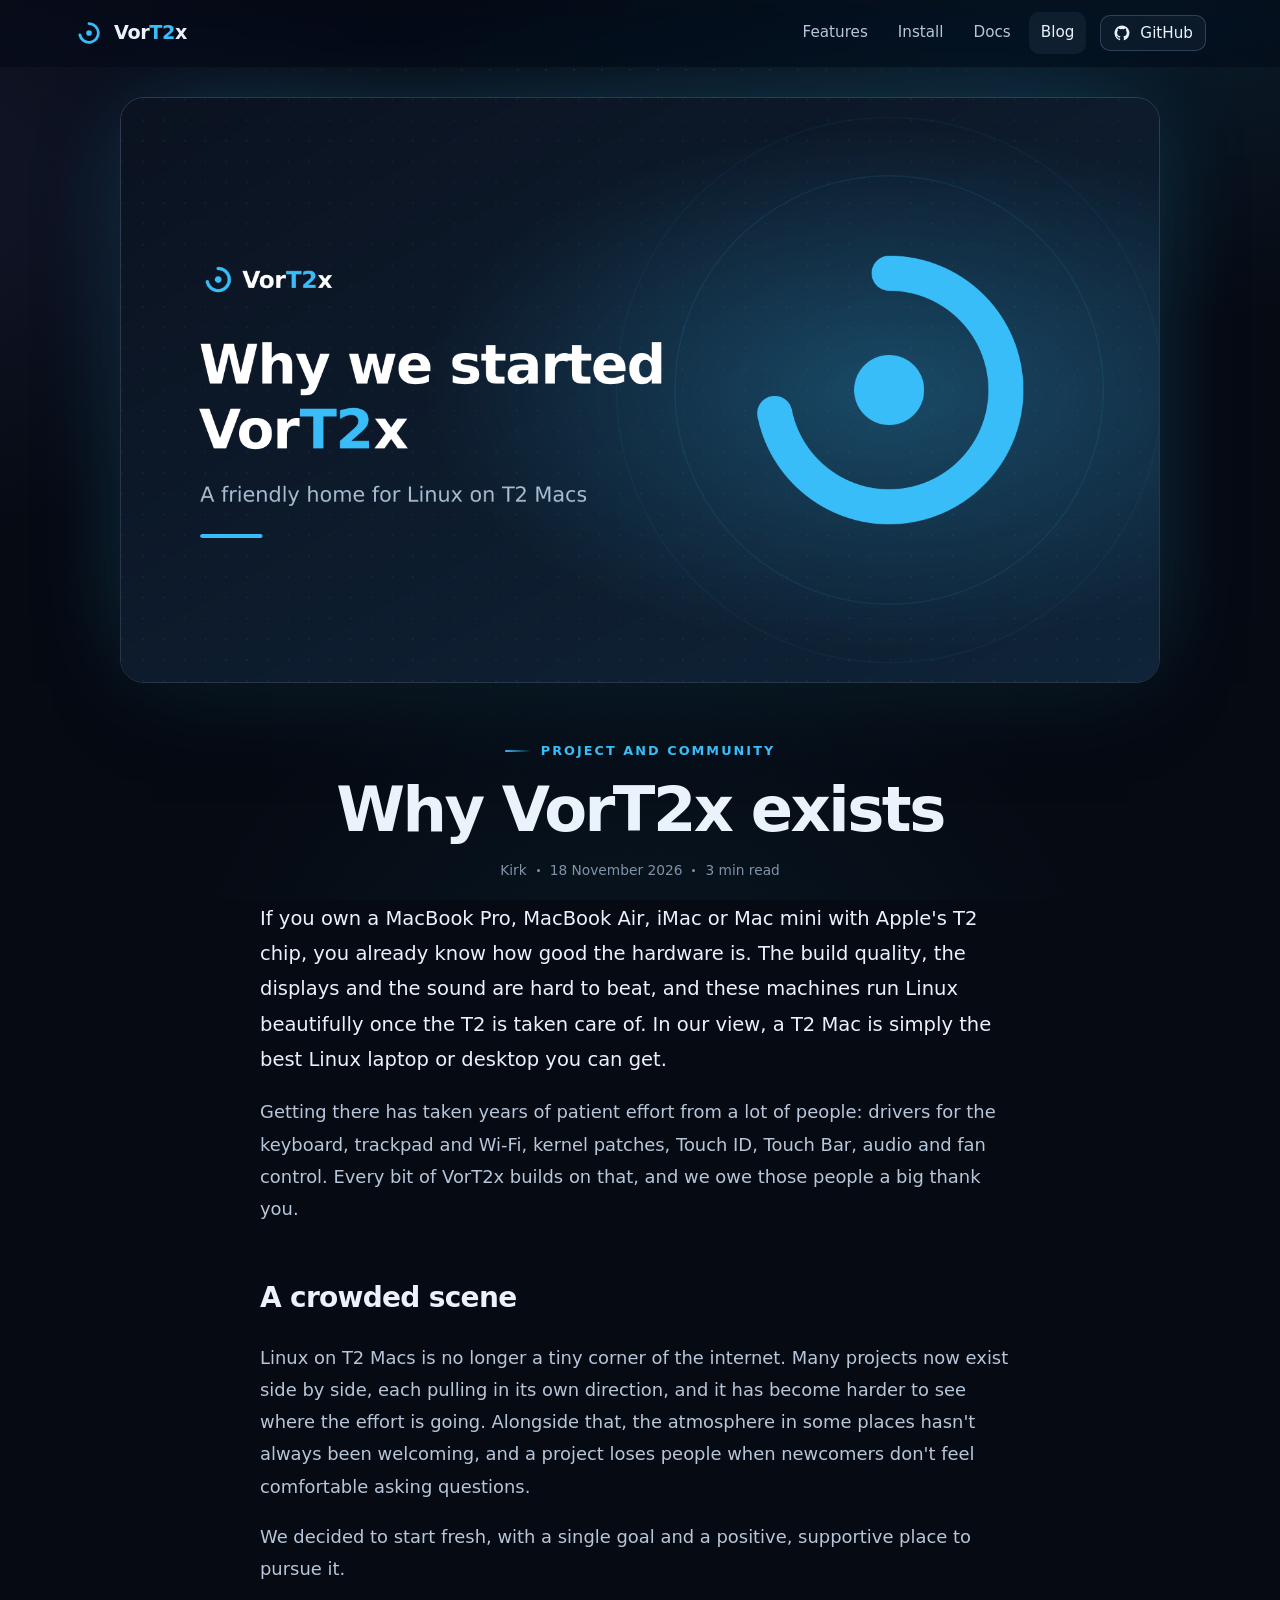
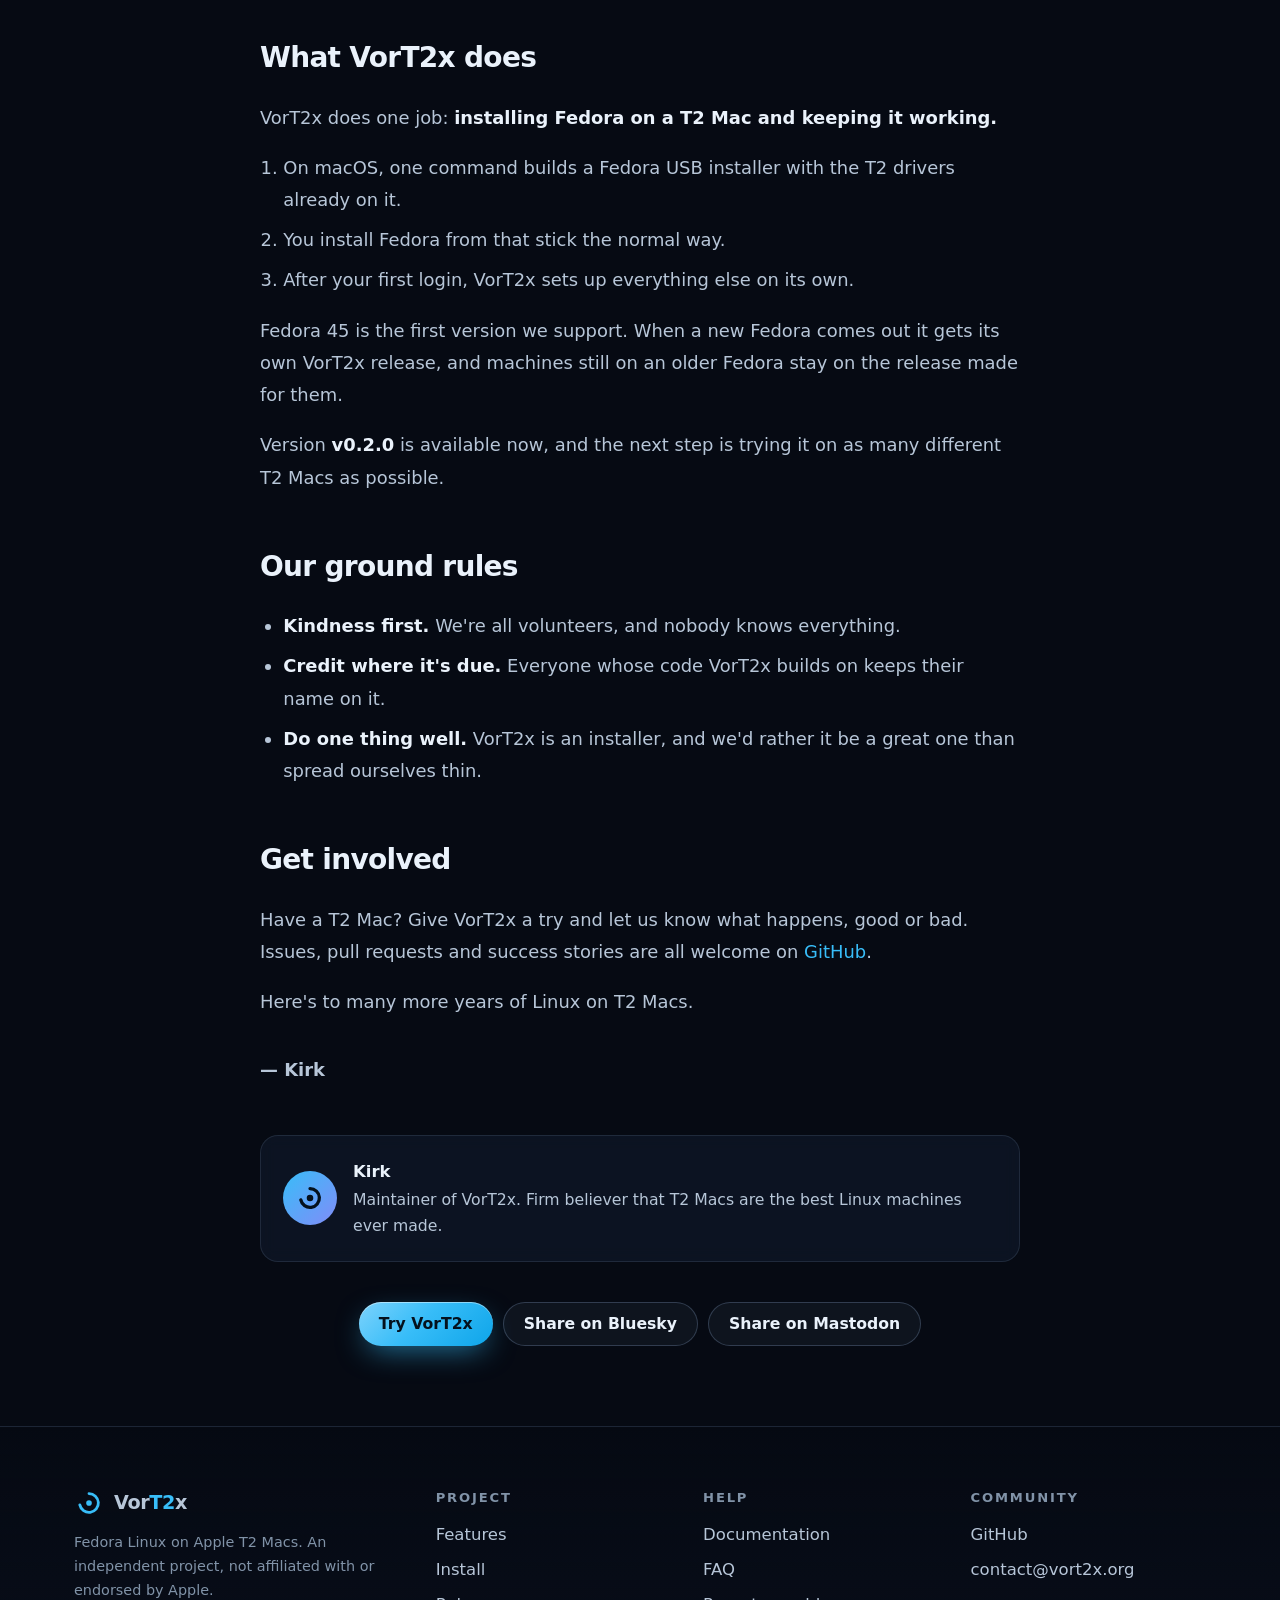
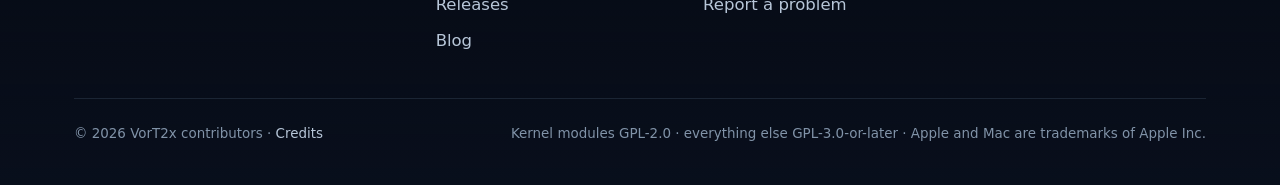
<file: blog/why-vort2x-exists.html>
<!doctype html>
<html lang="en" class="no-js">
<head>
<meta charset="utf-8">
<meta name="viewport" content="width=device-width, initial-scale=1">
<title>Why VorT2x exists · VorT2x Blog</title>
<meta name="description" content="VorT2x is a new, friendly project for running Fedora Linux on Apple T2 Macs. Here's why we started it and what it's for.">
<link rel="canonical" href="https://vort2x.org/blog/why-vort2x-exists.html">
<meta name="theme-color" content="#060a13">
<link rel="icon" href="/assets/favicon.svg" type="image/svg+xml">
<meta property="og:type" content="article">
<meta property="og:site_name" content="VorT2x">
<meta property="og:title" content="Why VorT2x exists · VorT2x Blog">
<meta property="og:description" content="VorT2x is a new, friendly project for running Fedora Linux on Apple T2 Macs. Here's why we started it and what it's for.">
<meta property="og:url" content="https://vort2x.org/blog/why-vort2x-exists.html">
<meta property="og:image" content="https://vort2x.org/blog/why-we-started-vort2x-hero.png">
<meta name="twitter:card" content="summary_large_image">
<link rel="stylesheet" href="/assets/site.css">
<meta property="article:published_time" content="2026-11-18">
<meta property="article:section" content="Project and community">
<meta property="article:tag" content="Project and community">
<script type="application/ld+json">{"@context": "https://schema.org", "@type": "BlogPosting", "headline": "Why VorT2x exists", "description": "VorT2x is a new, friendly project for running Fedora Linux on Apple T2 Macs. Here's why we started it and what it's for.", "image": "https://vort2x.org/blog/why-we-started-vort2x-hero.png", "datePublished": "2026-11-18", "dateModified": "2026-11-18", "author": {"@type": "Person", "name": "Kirk"}, "articleSection": "Project and community", "keywords": "Project and community", "publisher": {"@type": "Organization", "name": "VorT2x", "url": "https://vort2x.org/"}, "mainEntityOfPage": "https://vort2x.org/blog/why-vort2x-exists.html"}</script>
<script defer src="/assets/site.js"></script>
</head>
<body>
<a class="skip" href="#main">Skip to content</a>
<div class="ambient" aria-hidden="true"></div>

<header class="nav">
  <div class="wrap">
    <a class="brand" href="/" aria-label="VorT2x home">
      <svg viewBox="0 0 64 64" aria-hidden="true"><path d="M32 12a20 20 0 1 1-19.6 24" fill="none" stroke="#38bdf8" stroke-width="6" stroke-linecap="round"/><circle cx="32" cy="32" r="6" fill="#38bdf8"/></svg>
      <span>Vor<b>T2</b>x</span>
    </a>
    <button class="nav-toggle" type="button" aria-label="Menu" aria-expanded="false"><svg width="20" height="20" viewBox="0 0 24 24" fill="none" stroke="currentColor" stroke-width="2" stroke-linecap="round"><path d="M4 7h16M4 12h16M4 17h16"/></svg></button>
    <nav class="nav-links" aria-label="Main">
      <a href="/#features">Features</a>
      <a href="/#install">Install</a>
      <a href="/documentation.html">Docs</a>
      <a href="/blog/" aria-current="page">Blog</a>
      <a class="btn btn-sm btn-github" href="https://github.com/vorT2x-linux/vort2x"><svg viewBox="0 0 24 24" fill="currentColor" aria-hidden="true"><path d="M12 2a10 10 0 0 0-3.2 19.5c.5.1.7-.2.7-.5v-1.7c-2.8.6-3.4-1.3-3.4-1.3-.5-1.2-1.1-1.5-1.1-1.5-.9-.6.1-.6.1-.6 1 .1 1.5 1 1.5 1 .9 1.5 2.3 1.1 2.9.8.1-.6.3-1.1.6-1.3-2.2-.3-4.6-1.1-4.6-5 0-1.1.4-2 1-2.7-.1-.3-.4-1.3.1-2.7 0 0 .8-.3 2.8 1a9.7 9.7 0 0 1 5 0c1.9-1.3 2.8-1 2.8-1 .5 1.4.2 2.4.1 2.7.6.7 1 1.6 1 2.7 0 3.9-2.3 4.7-4.6 5 .4.3.7.9.7 1.9V21c0 .3.2.6.7.5A10 10 0 0 0 12 2z"/></svg>GitHub</a>
    </nav>
  </div>
</header>

<main id="main">
<div class="progress" aria-hidden="true"></div>
<div class="wrap">
  <figure class="article-hero reveal"><img src="/blog/why-we-started-vort2x-hero.png" alt="The VorT2x swirl logo next to the words Why we started VorT2x" width="1600" height="900"></figure>
  <article class="article">
    <div style="text-align:center"><a class="eyebrow" href="/blog/?tag=community">Project and community</a></div>
    <h1>Why VorT2x exists</h1>
    <div class="meta"><span>Kirk</span><span class="dot"></span><time datetime="2026-11-18">18 November 2026</time><span class="dot"></span><span>3 min read</span></div>
    <div class="body">
      <p>If you own a MacBook Pro, MacBook Air, iMac or Mac mini with Apple's T2 chip, you already know how good the hardware is. The build quality, the displays and the sound are hard to beat, and these machines run Linux beautifully once the T2 is taken care of. In our view, a T2 Mac is simply the best Linux laptop or desktop you can get.</p>
      <p>Getting there has taken years of patient effort from a lot of people: drivers for the keyboard, trackpad and Wi-Fi, kernel patches, Touch ID, Touch Bar, audio and fan control. Every bit of VorT2x builds on that, and we owe those people a big thank you.</p>

      <h2>A crowded scene</h2>
      <p>Linux on T2 Macs is no longer a tiny corner of the internet. Many projects now exist side by side, each pulling in its own direction, and it has become harder to see where the effort is going. Alongside that, the atmosphere in some places hasn't always been welcoming, and a project loses people when newcomers don't feel comfortable asking questions.</p>
      <p>We decided to start fresh, with a single goal and a positive, supportive place to pursue it.</p>

      <h2>What VorT2x does</h2>
      <p>VorT2x does one job: <strong>installing Fedora on a T2 Mac and keeping it working.</strong></p>
      <ol>
        <li>On macOS, one command builds a Fedora USB installer with the T2 drivers already on it.</li>
        <li>You install Fedora from that stick the normal way.</li>
        <li>After your first login, VorT2x sets up everything else on its own.</li>
      </ol>
      <p>Fedora 45 is the first version we support. When a new Fedora comes out it gets its own VorT2x release, and machines still on an older Fedora stay on the release made for them.</p>
      <p>Version <strong>v0.2.0</strong> is available now, and the next step is trying it on as many different T2 Macs as possible.</p>

      <h2>Our ground rules</h2>
      <ul>
        <li><strong>Kindness first.</strong> We're all volunteers, and nobody knows everything.</li>
        <li><strong>Credit where it's due.</strong> Everyone whose code VorT2x builds on keeps their name on it.</li>
        <li><strong>Do one thing well.</strong> VorT2x is an installer, and we'd rather it be a great one than spread ourselves thin.</li>
      </ul>

      <h2>Get involved</h2>
      <p>Have a T2 Mac? Give VorT2x a try and let us know what happens, good or bad. Issues, pull requests and success stories are all welcome on <a href="https://github.com/vorT2x-linux/vort2x">GitHub</a>.</p>
      <p>Here's to many more years of Linux on T2 Macs.</p>
      <p class="sign">— Kirk</p>
    </div>

    <div class="card author">
      <div class="avatar"><svg viewBox="0 0 64 64" aria-hidden="true"><path d="M32 12a20 20 0 1 1-19.6 24" fill="none" stroke="currentColor" stroke-width="7" stroke-linecap="round"/><circle cx="32" cy="32" r="7" fill="currentColor"/></svg></div>
      <div><strong>Kirk</strong><p style="margin:2px 0 0">Maintainer of VorT2x. Firm believer that T2 Macs are the best Linux machines ever made.</p></div>
    </div>

    <div class="share">
      <a class="btn btn-primary" href="/#install">Try VorT2x</a>
      <a class="btn" href="https://bsky.app/intent/compose?text=Why%20VorT2x%20exists%3A%20Fedora%20on%20Apple%20T2%20Macs%20https%3A%2F%2Fvort2x.org%2Fblog%2Fwhy-vort2x-exists.html">Share on Bluesky</a>
      <a class="btn" href="https://mastodonshare.com/?text=Why%20VorT2x%20exists%3A%20Fedora%20on%20Apple%20T2%20Macs&amp;url=https%3A%2F%2Fvort2x.org%2Fblog%2Fwhy-vort2x-exists.html">Share on Mastodon</a>
    </div>
  </article>
</div>

</main>

<footer class="footer">
  <div class="wrap">
    <div class="footer-grid">
      <div>
        <a class="brand" href="/"><svg viewBox="0 0 64 64" aria-hidden="true"><path d="M32 12a20 20 0 1 1-19.6 24" fill="none" stroke="#38bdf8" stroke-width="6" stroke-linecap="round"/><circle cx="32" cy="32" r="6" fill="#38bdf8"/></svg><span>Vor<b>T2</b>x</span></a>
        <p>Fedora Linux on Apple T2 Macs. An independent project, not affiliated with or endorsed by Apple.</p>
      </div>
      <div><h4>Project</h4><ul><li><a href="/#features">Features</a></li><li><a href="/#install">Install</a></li><li><a href="https://github.com/vorT2x-linux/vort2x/releases">Releases</a></li><li><a href="/blog/">Blog</a></li></ul></div>
      <div><h4>Help</h4><ul><li><a href="/documentation.html">Documentation</a></li><li><a href="/#faq">FAQ</a></li><li><a href="https://github.com/vorT2x-linux/vort2x/issues">Report a problem</a></li></ul></div>
      <div><h4>Community</h4><ul><li><a href="https://github.com/vorT2x-linux/vort2x">GitHub</a></li><li><a href="mailto:contact@vort2x.org">contact@vort2x.org</a></li></ul></div>
    </div>
    <div class="legal">
      <span>© <span data-year>2026</span> VorT2x contributors · <a href="https://github.com/vorT2x-linux/vort2x/blob/main/NOTICE">Credits</a></span>
      <span>Kernel modules GPL-2.0 · everything else GPL-3.0-or-later · Apple and Mac are trademarks of Apple Inc.</span>
    </div>
  </div>
</footer>
</body>
</html>
</file>
<file: assets/site.css>
/* VorT2x website. One stylesheet for every page. */

:root {
  --bg: #060a13;
  --bg-2: #0a1120;
  --panel: rgba(17, 27, 45, 0.62);
  --panel-solid: #0e1727;
  --line: rgba(148, 178, 214, 0.14);
  --line-strong: rgba(148, 178, 214, 0.26);
  --fg: #eaf2fb;
  --fg-soft: #b7c6d8;
  --muted: #8193a8;
  --accent: #38bdf8;
  --accent-2: #818cf8;
  --accent-3: #22d3ee;
  --accent-ink: #04111d;
  --good: #34d399;
  --warn: #fbbf24;
  --radius: 18px;
  --radius-sm: 12px;
  --shadow: 0 30px 80px -30px rgba(0, 0, 0, 0.7);
  --max: 1180px;
  --font: "Inter", ui-sans-serif, system-ui, -apple-system, "Segoe UI", Roboto, Ubuntu, Cantarell, "Noto Sans", sans-serif;
  --mono: ui-monospace, "SF Mono", "JetBrains Mono", "Cascadia Code", Menlo, Consolas, monospace;
  color-scheme: dark;
}

*, *::before, *::after { box-sizing: border-box; }
html { scroll-behavior: smooth; -webkit-text-size-adjust: 100%; }
body {
  margin: 0;
  background: var(--bg);
  color: var(--fg);
  font: 16.5px/1.65 var(--font);
  -webkit-font-smoothing: antialiased;
  overflow-x: hidden;
}
img, svg, canvas { display: block; max-width: 100%; }
img { height: auto; }
a { color: var(--accent); text-decoration: none; }
a:hover { text-decoration: underline; text-underline-offset: 3px; }
::selection { background: rgba(56, 189, 248, 0.35); color: #fff; }
:focus-visible { outline: 2px solid var(--accent); outline-offset: 3px; border-radius: 6px; }

.skip { position: absolute; left: -999px; top: 8px; z-index: 100; background: var(--accent); color: var(--accent-ink); padding: 8px 14px; border-radius: 10px; font-weight: 600; }
.skip:focus { left: 12px; }

/* Page-wide ambient background */
.ambient {
  position: fixed; inset: 0; z-index: -2; pointer-events: none;
  background:
    radial-gradient(1200px 700px at 85% -10%, rgba(56, 189, 248, 0.13), transparent 60%),
    radial-gradient(900px 600px at -10% 20%, rgba(129, 140, 248, 0.10), transparent 60%),
    radial-gradient(800px 800px at 50% 120%, rgba(34, 211, 238, 0.07), transparent 60%),
    var(--bg);
}
.ambient::after {
  content: ""; position: absolute; inset: 0;
  background-image: radial-gradient(rgba(148, 178, 214, 0.09) 1px, transparent 1px);
  background-size: 28px 28px;
  mask-image: radial-gradient(ellipse at 50% 30%, #000 20%, transparent 75%);
}

.wrap { width: 100%; max-width: var(--max); margin: 0 auto; padding: 0 24px; }
@media (max-width: 600px) { .wrap { padding: 0 16px; } }

/* ---------- Navigation ---------- */
.nav {
  position: sticky; top: 0; z-index: 50;
  backdrop-filter: saturate(160%) blur(16px);
  -webkit-backdrop-filter: saturate(160%) blur(16px);
  background: rgba(6, 10, 19, 0.55);
  border-bottom: 1px solid transparent;
  transition: border-color .3s, background .3s;
}
.nav.scrolled { border-bottom-color: var(--line); background: rgba(6, 10, 19, 0.78); }
.nav .wrap { display: flex; align-items: center; gap: 28px; height: 66px; }
.brand { display: flex; align-items: center; gap: 10px; color: var(--fg); font-weight: 750; font-size: 1.2rem; letter-spacing: -0.02em; }
.brand:hover { text-decoration: none; }
.brand svg { width: 30px; height: 30px; transition: transform .8s cubic-bezier(.2,.8,.2,1); }
.brand:hover svg { transform: rotate(-360deg); }
.brand b { color: var(--accent); font-weight: inherit; }
.nav-links { display: flex; gap: 6px; margin-left: auto; align-items: center; }
.nav-links a { color: var(--fg-soft); padding: 8px 12px; border-radius: 10px; font-size: .95rem; font-weight: 500; }
.nav-links a:hover, .nav-links a[aria-current="page"] { color: var(--fg); background: rgba(148, 178, 214, 0.08); text-decoration: none; }
.nav-links .btn { margin-left: 8px; }
.nav-toggle { display: none; margin-left: auto; background: none; border: 1px solid var(--line-strong); color: var(--fg); border-radius: 10px; width: 42px; height: 42px; cursor: pointer; }
.nav-toggle svg { margin: auto; }
@media (max-width: 820px) {
  .nav-toggle { display: grid; place-items: center; }
  .nav-links {
    position: absolute; top: 66px; left: 0; right: 0;
    flex-direction: column; align-items: stretch; gap: 2px;
    padding: 12px 16px 18px; margin: 0;
    background: rgba(6, 10, 19, 0.96); border-bottom: 1px solid var(--line);
    display: none;
  }
  .nav.open .nav-links { display: flex; }
  .nav-links a { padding: 12px 14px; }
  .nav-links .btn { margin: 8px 0 0; justify-content: center; }
}

/* ---------- Buttons ---------- */
.btn {
  --b: var(--line-strong);
  display: inline-flex; align-items: center; gap: 9px;
  padding: 12px 20px; border-radius: 999px;
  font-weight: 650; font-size: .98rem; line-height: 1.2;
  color: var(--fg); background: rgba(148, 178, 214, 0.06);
  border: 1px solid var(--b);
  transition: transform .2s, box-shadow .3s, background .3s, border-color .3s;
  cursor: pointer;
}
.btn:hover { text-decoration: none; transform: translateY(-2px); border-color: rgba(56, 189, 248, .55); background: rgba(56, 189, 248, .08); }
.btn svg { width: 18px; height: 18px; flex: none; }
.btn-primary {
  color: var(--accent-ink); border: 0;
  background: linear-gradient(135deg, #7dd3fc, var(--accent) 45%, #0ea5e9);
  box-shadow: 0 10px 30px -8px rgba(56, 189, 248, .65), inset 0 1px 0 rgba(255,255,255,.45);
}
.btn-primary:hover { background: linear-gradient(135deg, #bae6fd, #7dd3fc 40%, var(--accent)); box-shadow: 0 16px 44px -10px rgba(56, 189, 248, .85), inset 0 1px 0 rgba(255,255,255,.5); }
.btn-sm { padding: 8px 14px; font-size: .9rem; }
.nav-links .btn-github { color: var(--fg); border-color: var(--line-strong); }
.nav-links .btn-github:hover { color: var(--fg); border-color: rgba(56, 189, 248, .55); background: rgba(56, 189, 248, .08); }

/* ---------- Hero ---------- */
.hero { position: relative; padding: 70px 0 90px; overflow: hidden; isolation: isolate; }
#vortex { position: absolute; inset: 0; width: 100%; height: 100%; z-index: -1; opacity: .95; }
.hero::after { content: ""; position: absolute; inset: auto 0 0 0; height: 160px; background: linear-gradient(transparent, var(--bg)); z-index: -1; pointer-events: none; }
.hero-grid { display: grid; grid-template-columns: 1.1fr .9fr; gap: 48px; align-items: center; min-height: min(78vh, 720px); }
@media (max-width: 960px) { .hero-grid { grid-template-columns: 1fr; min-height: 0; gap: 40px; } }
.pill {
  display: inline-flex; align-items: center; gap: 10px;
  padding: 6px 14px 6px 8px; border-radius: 999px;
  background: rgba(56, 189, 248, .08); border: 1px solid rgba(56, 189, 248, .28);
  color: var(--fg-soft); font-size: .88rem; font-weight: 550;
}
.pill:hover { text-decoration: none; border-color: rgba(56, 189, 248, .6); }
.pill .tag { background: var(--accent); color: var(--accent-ink); border-radius: 999px; padding: 2px 9px; font-weight: 750; font-size: .78rem; letter-spacing: .02em; }
.hero h1 {
  font-size: clamp(2.7rem, 6.4vw, 5.2rem); line-height: 1.02; letter-spacing: -0.045em;
  margin: 22px 0 20px; font-weight: 800;
}
.grad {
  background: linear-gradient(100deg, #e0f2fe 0%, var(--accent) 35%, var(--accent-2) 70%, var(--accent-3) 100%);
  background-size: 220% 100%;
  -webkit-background-clip: text; background-clip: text; color: transparent;
  animation: sheen 9s ease-in-out infinite alternate;
}
@keyframes sheen { from { background-position: 0% 50%; } to { background-position: 100% 50%; } }
.lede { font-size: clamp(1.08rem, 1.6vw, 1.25rem); color: var(--fg-soft); max-width: 36em; margin: 0 0 30px; }
.cta { display: flex; flex-wrap: wrap; gap: 12px; }
.trust { display: flex; flex-wrap: wrap; gap: 18px 26px; margin-top: 34px; color: var(--muted); font-size: .9rem; }
.trust span { display: inline-flex; align-items: center; gap: 8px; }
.trust svg { width: 17px; height: 17px; color: var(--accent); }

/* Terminal card */
.terminal {
  position: relative; border-radius: var(--radius); overflow: hidden;
  background: linear-gradient(180deg, rgba(14, 23, 39, .92), rgba(8, 14, 26, .94));
  border: 1px solid var(--line-strong);
  box-shadow: var(--shadow), 0 0 0 1px rgba(56,189,248,.05), 0 0 80px -20px rgba(56, 189, 248, .35);
  transform: perspective(1400px) rotateY(-7deg) rotateX(3deg);
  transition: transform .6s cubic-bezier(.2,.8,.2,1);
}
.terminal:hover { transform: perspective(1400px) rotateY(0) rotateX(0); }
@media (max-width: 960px) { .terminal { transform: none; } }
.term-bar { display: flex; align-items: center; gap: 8px; padding: 13px 16px; border-bottom: 1px solid var(--line); }
.term-bar i { width: 11px; height: 11px; border-radius: 50%; background: #3a4658; }
.term-bar i:nth-child(1) { background: #f87171; } .term-bar i:nth-child(2) { background: #fbbf24; } .term-bar i:nth-child(3) { background: #34d399; }
.term-bar span { margin-left: 10px; color: var(--muted); font: 500 .82rem var(--mono); }
.term-body { padding: 20px 20px 22px; font: .86rem/1.75 var(--mono); color: var(--fg-soft); min-height: 270px; }
.term-body .p { color: var(--accent); }
.term-body .ok { color: var(--good); }
.term-body .dim { color: var(--muted); }
.term-body .line { white-space: pre-wrap; word-break: break-word; }
.caret { display: inline-block; width: .55em; height: 1.1em; vertical-align: -0.2em; background: var(--accent); animation: blink 1.05s steps(1) infinite; }
@keyframes blink { 50% { opacity: 0; } }

/* ---------- Sections ---------- */
section { position: relative; }
.section { padding: 110px 0; }
@media (max-width: 700px) { .section { padding: 76px 0; } }
.eyebrow { display: inline-flex; align-items: center; gap: 10px; color: var(--accent); font-weight: 700; font-size: .8rem; letter-spacing: .16em; text-transform: uppercase; }
.eyebrow::before { content: ""; width: 26px; height: 2px; border-radius: 2px; background: linear-gradient(90deg, var(--accent), transparent); }
.section h2 { font-size: clamp(2rem, 4.2vw, 3.2rem); line-height: 1.08; letter-spacing: -0.035em; margin: 14px 0 16px; font-weight: 780; }
.section-head { max-width: 720px; margin-bottom: 54px; }
.section-head.center { margin-left: auto; margin-right: auto; text-align: center; }
.section-head.center .eyebrow::after { content: ""; width: 26px; height: 2px; border-radius: 2px; background: linear-gradient(270deg, var(--accent), transparent); }
.section-head p { color: var(--fg-soft); font-size: 1.1rem; margin: 0; }

/* Stats band */
.stats { display: grid; grid-template-columns: repeat(4, 1fr); gap: 1px; border-radius: var(--radius); overflow: hidden; background: var(--line); border: 1px solid var(--line); }
.stat { background: rgba(10, 17, 32, .85); padding: 28px 24px; text-align: center; }
.stat b { display: block; font-size: clamp(1.9rem, 3.4vw, 2.6rem); letter-spacing: -0.03em; line-height: 1.1; }
.stat span { color: var(--muted); font-size: .92rem; }
@media (max-width: 760px) { .stats { grid-template-columns: repeat(2, 1fr); } }

/* Cards with pointer spotlight */
.card {
  --mx: 50%; --my: 50%;
  position: relative; border-radius: var(--radius); padding: 28px;
  background: var(--panel); border: 1px solid var(--line);
  backdrop-filter: blur(8px); -webkit-backdrop-filter: blur(8px);
  overflow: hidden; isolation: isolate;
  transition: transform .35s cubic-bezier(.2,.8,.2,1), border-color .35s;
}
.card::before {
  content: ""; position: absolute; inset: 0; z-index: -1; opacity: 0; transition: opacity .35s;
  background: radial-gradient(420px circle at var(--mx) var(--my), rgba(56, 189, 248, .14), transparent 45%);
}
.card::after {
  content: ""; position: absolute; inset: 0; border-radius: inherit; padding: 1px; z-index: -1; opacity: 0; transition: opacity .35s;
  background: radial-gradient(300px circle at var(--mx) var(--my), rgba(56, 189, 248, .7), transparent 50%);
  -webkit-mask: linear-gradient(#000 0 0) content-box, linear-gradient(#000 0 0);
  -webkit-mask-composite: xor; mask-composite: exclude;
}
.card:hover { transform: translateY(-4px); border-color: rgba(148, 178, 214, .22); }
.card:hover::before, .card:hover::after { opacity: 1; }
.card h3 { margin: 16px 0 8px; font-size: 1.18rem; letter-spacing: -0.015em; }
.card p { margin: 0; color: var(--fg-soft); font-size: .98rem; }
.icon {
  width: 48px; height: 48px; border-radius: 14px; display: grid; place-items: center;
  background: linear-gradient(140deg, rgba(56,189,248,.22), rgba(129,140,248,.12));
  border: 1px solid rgba(56, 189, 248, .3); color: #bae6fd;
  box-shadow: 0 8px 24px -10px rgba(56, 189, 248, .6);
}
.icon svg { width: 24px; height: 24px; }

/* Bento grid */
.bento { display: grid; grid-template-columns: repeat(6, 1fr); gap: 18px; }
.bento .card { grid-column: span 2; }
.bento .card.wide { grid-column: span 3; }
.bento .card.tall { grid-row: span 2; }
@media (max-width: 1000px) { .bento { grid-template-columns: repeat(2, 1fr); } .bento .card, .bento .card.wide { grid-column: span 1; } .bento .card.tall { grid-row: auto; } }
@media (max-width: 640px) { .bento { grid-template-columns: 1fr; } }
.card .chips { margin-top: 18px; }
.feature-art { margin: 20px -6px -8px; }

/* Chips */
.chips { display: flex; flex-wrap: wrap; gap: 8px; }
.chip { display: inline-flex; align-items: center; gap: 7px; padding: 5px 11px; border-radius: 999px; font-size: .82rem; font-weight: 550; color: var(--fg-soft); background: rgba(148, 178, 214, .07); border: 1px solid var(--line); }
.chip code { font-size: .78rem; color: var(--muted); }

/* Steps */
.steps { display: grid; grid-template-columns: repeat(3, 1fr); gap: 18px; counter-reset: step; position: relative; }
.steps::before { content: ""; position: absolute; top: 46px; left: 16%; right: 16%; height: 2px; background: linear-gradient(90deg, transparent, rgba(56,189,248,.5), rgba(129,140,248,.5), transparent); }
@media (max-width: 860px) { .steps { grid-template-columns: 1fr; } .steps::before { display: none; } }
.step { text-align: center; padding: 30px 26px; }
.step .num {
  counter-increment: step; width: 64px; height: 64px; margin: 0 auto 8px; border-radius: 50%;
  display: grid; place-items: center; font-weight: 800; font-size: 1.3rem; color: var(--accent-ink);
  background: radial-gradient(circle at 30% 30%, #bae6fd, var(--accent) 60%, #0284c7);
  box-shadow: 0 0 0 8px rgba(56,189,248,.08), 0 0 40px rgba(56,189,248,.45);
}
.step .num::before { content: counter(step); }
.step code { font-size: .85rem; }

/* Code */
code, pre { font-family: var(--mono); }
:not(pre) > code { background: rgba(148, 178, 214, .1); border: 1px solid var(--line); padding: .08em .4em; border-radius: 6px; font-size: .88em; color: #dbeafe; }
.code {
  position: relative; margin: 18px 0; border-radius: var(--radius-sm);
  background: #070d18; border: 1px solid var(--line-strong);
  box-shadow: inset 0 1px 0 rgba(255,255,255,.03);
}
.code pre { margin: 0; padding: 16px 64px 16px 18px; overflow-x: auto; font-size: .88rem; line-height: 1.7; color: #dbeafe; }
.code pre .c { color: var(--muted); }
.code pre .p { color: var(--accent); user-select: none; }
.copy {
  position: absolute; top: 9px; right: 9px; display: inline-flex; align-items: center; gap: 6px;
  padding: 6px 10px; border-radius: 9px; font: 600 .78rem var(--font); cursor: pointer;
  color: var(--fg-soft); background: rgba(148, 178, 214, .08); border: 1px solid var(--line-strong);
  transition: color .2s, border-color .2s, background .2s;
}
.copy:hover { color: var(--fg); border-color: rgba(56,189,248,.6); }
.copy.done { color: var(--good); border-color: rgba(52, 211, 153, .6); }
.copy svg { width: 14px; height: 14px; }

/* Install band */
.install-card { display: grid; grid-template-columns: 1fr 1fr; gap: 40px; align-items: center; padding: 44px; border-radius: 26px;
  background: linear-gradient(135deg, rgba(56,189,248,.12), rgba(129,140,248,.08) 50%, rgba(10,17,32,.6));
  border: 1px solid rgba(56,189,248,.25); box-shadow: var(--shadow); }
@media (max-width: 900px) { .install-card { grid-template-columns: 1fr; padding: 28px 22px; } }
/* Long commands scroll inside their box instead of widening the grid. */
.install-card > *, .hero-grid > *, .docs > * { min-width: 0; }
.install-card h2 { margin-top: 10px; }

/* Apps */
.apps { display: grid; grid-template-columns: repeat(auto-fill, minmax(250px, 1fr)); gap: 14px; }
.app { display: flex; gap: 14px; align-items: flex-start; padding: 18px; }
.app .icon { width: 42px; height: 42px; border-radius: 12px; flex: none; }
.app .icon svg { width: 21px; height: 21px; }
.app h3 { margin: 0 0 3px; font-size: 1rem; }
.app p { font-size: .9rem; }

/* Macs */
.macs { display: grid; grid-template-columns: repeat(3, 1fr); gap: 14px; }
@media (max-width: 860px) { .macs { grid-template-columns: repeat(2, 1fr); } }
@media (max-width: 520px) { .macs { grid-template-columns: 1fr; } }
.mac { padding: 22px; }
.mac .year { color: var(--accent); font-weight: 700; font-size: .85rem; letter-spacing: .04em; }
.mac h3 { margin: 4px 0 12px; }
.mac svg.dev { width: 64px; height: 40px; color: var(--fg-soft); margin-bottom: 6px; }

/* Values */
.values { display: grid; grid-template-columns: repeat(3, 1fr); gap: 18px; }
@media (max-width: 860px) { .values { grid-template-columns: 1fr; } }

/* FAQ */
.faq { max-width: 820px; margin: 0 auto; display: grid; gap: 12px; }
.faq details { border-radius: var(--radius-sm); background: var(--panel); border: 1px solid var(--line); transition: border-color .3s, background .3s; }
.faq details[open] { border-color: rgba(56, 189, 248, .35); background: rgba(17, 27, 45, .8); }
.faq summary { cursor: pointer; list-style: none; padding: 18px 54px 18px 20px; font-weight: 650; position: relative; }
.faq summary::-webkit-details-marker { display: none; }
.faq summary::after { content: ""; position: absolute; right: 20px; top: 50%; width: 10px; height: 10px; border-right: 2px solid var(--accent); border-bottom: 2px solid var(--accent); transform: translateY(-70%) rotate(45deg); transition: transform .3s; }
.faq details[open] summary::after { transform: translateY(-30%) rotate(-135deg); }
.faq .a { padding: 0 20px 18px; color: var(--fg-soft); }
.faq .a p { margin: 0 0 10px; }

/* Footer */
.footer { border-top: 1px solid var(--line); padding: 60px 0 40px; margin-top: 40px; background: linear-gradient(180deg, transparent, rgba(10,17,32,.7)); }
.footer-grid { display: grid; grid-template-columns: 1.4fr 1fr 1fr 1fr; gap: 32px; }
@media (max-width: 820px) { .footer-grid { grid-template-columns: 1fr 1fr; } }
.footer h4 { margin: 0 0 12px; font-size: .82rem; letter-spacing: .14em; text-transform: uppercase; color: var(--muted); }
.footer ul { list-style: none; margin: 0; padding: 0; display: grid; gap: 8px; }
.footer a { color: var(--fg-soft); }
.footer a:hover { color: var(--fg); }
.footer p { color: var(--muted); font-size: .9rem; margin: 12px 0 0; max-width: 30em; }
.legal { margin-top: 44px; padding-top: 24px; border-top: 1px solid var(--line); color: var(--muted); font-size: .84rem; display: flex; flex-wrap: wrap; gap: 8px 24px; justify-content: space-between; }

/* Reveal on scroll */
.reveal { opacity: 0; transform: translateY(26px); transition: opacity .9s cubic-bezier(.2,.8,.2,1), transform .9s cubic-bezier(.2,.8,.2,1); transition-delay: var(--d, 0s); }
.reveal.in { opacity: 1; transform: none; }
.no-js .reveal { opacity: 1; transform: none; }

/* ---------- Docs ---------- */
.page-hero { padding: 70px 0 36px; }
.page-hero h1 { font-weight: 800; font-size: clamp(2.3rem, 5vw, 3.8rem); letter-spacing: -0.04em; line-height: 1.05; margin: 14px 0 14px; }
.page-hero p { color: var(--fg-soft); font-size: 1.15rem; max-width: 42em; margin: 0; }
.docs { display: grid; grid-template-columns: 250px minmax(0, 1fr); gap: 56px; padding-bottom: 60px; }
@media (max-width: 960px) { .docs { grid-template-columns: 1fr; gap: 24px; } }
.toc { position: sticky; top: 90px; align-self: start; max-height: calc(100vh - 110px); overflow-y: auto; padding-right: 6px; }
.toc h4 { margin: 0 0 10px; font-size: .78rem; letter-spacing: .14em; text-transform: uppercase; color: var(--muted); }
.toc ol { list-style: none; margin: 0 0 22px; padding: 0; border-left: 1px solid var(--line); }
.toc a { display: block; padding: 5px 0 5px 14px; margin-left: -1px; border-left: 2px solid transparent; color: var(--muted); font-size: .92rem; transition: color .2s, border-color .2s; }
.toc a:hover { color: var(--fg); text-decoration: none; }
.toc a.active { color: var(--accent); border-left-color: var(--accent); }
@media (max-width: 960px) {
  .toc { position: static; max-height: none; border: 1px solid var(--line); border-radius: var(--radius-sm); padding: 16px; background: var(--panel); }
  .toc ol { columns: 2; column-gap: 20px; }
}
@media (max-width: 520px) { .toc ol { columns: 1; } }
.prose { min-width: 0; }
.prose section { scroll-margin-top: 90px; padding-bottom: 26px; margin-bottom: 30px; border-bottom: 1px solid var(--line); }
.prose section:last-child { border-bottom: 0; }
.prose h2 { font-weight: 750; font-size: 1.85rem; letter-spacing: -0.025em; margin: 0 0 14px; display: flex; align-items: center; gap: 12px; }
.prose h2 .icon { width: 38px; height: 38px; border-radius: 11px; }
.prose h2 .icon svg { width: 19px; height: 19px; }
.prose h3 { font-weight: 700; font-size: 1.2rem; margin: 28px 0 8px; scroll-margin-top: 90px; }
.prose p, .prose li { color: var(--fg-soft); }
.prose ul, .prose ol { padding-left: 1.3em; }
.prose li { margin: 6px 0; }
.prose strong { color: var(--fg); }
.anchor { opacity: 0; color: var(--muted); font-weight: 400; margin-left: 4px; transition: opacity .2s; }
h2:hover .anchor, h3:hover .anchor { opacity: 1; }
.callout { display: flex; gap: 14px; padding: 16px 18px; border-radius: var(--radius-sm); margin: 18px 0; background: rgba(56, 189, 248, .07); border: 1px solid rgba(56, 189, 248, .28); }
.callout.warn { background: rgba(251, 191, 36, .07); border-color: rgba(251, 191, 36, .3); }
.callout svg { width: 20px; height: 20px; flex: none; margin-top: 3px; color: var(--accent); }
.callout.warn svg { color: var(--warn); }
.callout p { margin: 0; }
.table-wrap { overflow-x: auto; margin: 16px 0; border-radius: var(--radius-sm); border: 1px solid var(--line); }
table { width: 100%; border-collapse: collapse; font-size: .93rem; }
th, td { text-align: left; padding: 11px 14px; border-bottom: 1px solid var(--line); vertical-align: top; }
th { color: var(--fg); background: rgba(148, 178, 214, .06); font-weight: 650; }
td { color: var(--fg-soft); }
tr:last-child td { border-bottom: 0; }
td code { white-space: nowrap; }

/* ---------- Blog ---------- */
.posts { display: grid; grid-template-columns: repeat(auto-fill, minmax(330px, 1fr)); gap: 22px; padding-bottom: 60px; }
@media (max-width: 420px) { .posts { grid-template-columns: 1fr; } }
.post-card { padding: 0; display: flex; flex-direction: column; color: inherit; }
.post-card:hover { text-decoration: none; }
.post-card .thumb { aspect-ratio: 16 / 9; overflow: hidden; border-bottom: 1px solid var(--line); }
.post-card .thumb img { width: 100%; height: 100%; object-fit: cover; transition: transform .8s cubic-bezier(.2,.8,.2,1); }
.post-card:hover .thumb img { transform: scale(1.05); }
.post-card .body { padding: 22px 24px 26px; }
.post-card h2 { font-weight: 750; font-size: 1.35rem; letter-spacing: -0.02em; margin: 8px 0 8px; color: var(--fg); }
.post-card p { color: var(--fg-soft); }
.meta { color: var(--muted); font-size: .86rem; display: flex; gap: 10px; align-items: center; flex-wrap: wrap; }
.meta .dot { width: 3px; height: 3px; border-radius: 50%; background: var(--muted); }
.post-tag { color: var(--accent); font-weight: 650; }
.tag-filter { display: flex; flex-wrap: wrap; gap: 8px; margin: 0 0 26px; }
.tag-filter a { padding: 7px 14px; border-radius: 999px; font-size: .88rem; font-weight: 600; color: var(--fg-soft); background: rgba(148, 178, 214, .06); border: 1px solid var(--line); }
.tag-filter a:hover { text-decoration: none; border-color: rgba(56, 189, 248, .5); color: var(--fg); }
.tag-filter a[aria-current="true"] { background: rgba(56, 189, 248, .12); border-color: rgba(56, 189, 248, .55); color: var(--fg); }
.tag-empty { color: var(--muted); padding: 10px 0 60px; }
.post-card[hidden] { display: none; }
/* Homepage "Recent wins": post cards laid out side by side on wide screens. */
#wins { padding-bottom: 40px; }
.wins { display: grid; gap: 22px; }
.win { display: grid; grid-template-columns: minmax(0, 1.1fr) minmax(0, 1fr); align-items: stretch; }
/* Fill the left column at whatever height the text sets, instead of forcing 16:9 (which overflowed under the text). */
.win .thumb { position: relative; aspect-ratio: auto; min-height: 260px; border-bottom: 0; border-right: 1px solid var(--line); }
.win .thumb img { position: absolute; inset: 0; }
.win .body { align-self: center; padding: 30px 34px; }
.win h3 { font-weight: 750; font-size: clamp(1.4rem, 2.4vw, 1.8rem); letter-spacing: -0.025em; line-height: 1.15; margin: 10px 0 10px; color: var(--fg); }
@media (max-width: 860px) {
  .win { grid-template-columns: 1fr; }
  .win .thumb { aspect-ratio: 16 / 9; min-height: 0; border-right: 0; border-bottom: 1px solid var(--line); }
  .win .thumb img { position: static; }
  .win .body { padding: 22px 24px 26px; }
}
.more { display: inline-flex; gap: 6px; align-items: center; margin-top: 16px; color: var(--accent); font-weight: 600; }

.article { max-width: 760px; margin: 0 auto; padding-bottom: 40px; }
.article-hero { margin: 30px auto 50px; max-width: 1040px; border-radius: 24px; overflow: hidden; border: 1px solid var(--line-strong); box-shadow: var(--shadow), 0 0 100px -30px rgba(56,189,248,.45); }
.article h1 { font-weight: 800; font-size: clamp(2.3rem, 5.4vw, 3.9rem); letter-spacing: -0.04em; line-height: 1.05; margin: 16px 0 16px; text-align: center; }
.article .meta { justify-content: center; }
.article .body { font-size: 1.12rem; line-height: 1.8; }
.article .body > p:first-of-type { font-size: 1.22rem; color: var(--fg); }
.article .body h2 { font-weight: 750; font-size: 1.75rem; letter-spacing: -0.025em; margin: 48px 0 12px; }
.article .body p, .article .body li { color: var(--fg-soft); }
.article .body strong { color: var(--fg); }
.article .body h3 { font-weight: 700; font-size: 1.3rem; letter-spacing: -0.015em; margin: 32px 0 8px; color: var(--fg); }
.article .body ol, .article .body ul { padding-left: 1.3em; }
.article .body li { margin: 8px 0; }
.article .sign { margin-top: 36px; font-weight: 650; color: var(--fg); }
.progress { position: fixed; top: 0; left: 0; height: 3px; width: 0; z-index: 60; background: linear-gradient(90deg, var(--accent), var(--accent-2)); box-shadow: 0 0 12px rgba(56,189,248,.8); }
.share { display: flex; justify-content: center; gap: 10px; margin: 40px 0 0; flex-wrap: wrap; }
.author { display: flex; gap: 16px; align-items: center; margin-top: 48px; padding: 22px; }
.author .avatar { width: 54px; height: 54px; border-radius: 50%; flex: none; display: grid; place-items: center; background: linear-gradient(135deg, var(--accent), var(--accent-2)); }
.author .avatar svg { width: 30px; height: 30px; color: #04111d; }

/* 404 */
.lost { min-height: 70vh; display: grid; place-items: center; text-align: center; padding: 60px 0; }
.lost .big { font-size: clamp(6rem, 20vw, 12rem); font-weight: 850; line-height: 1; letter-spacing: -0.06em; }

@media (prefers-reduced-motion: reduce) {
  *, *::before, *::after { animation: none !important; transition: none !important; scroll-behavior: auto !important; }
  .reveal { opacity: 1; transform: none; }
  .terminal { transform: none; }
}
</file>
